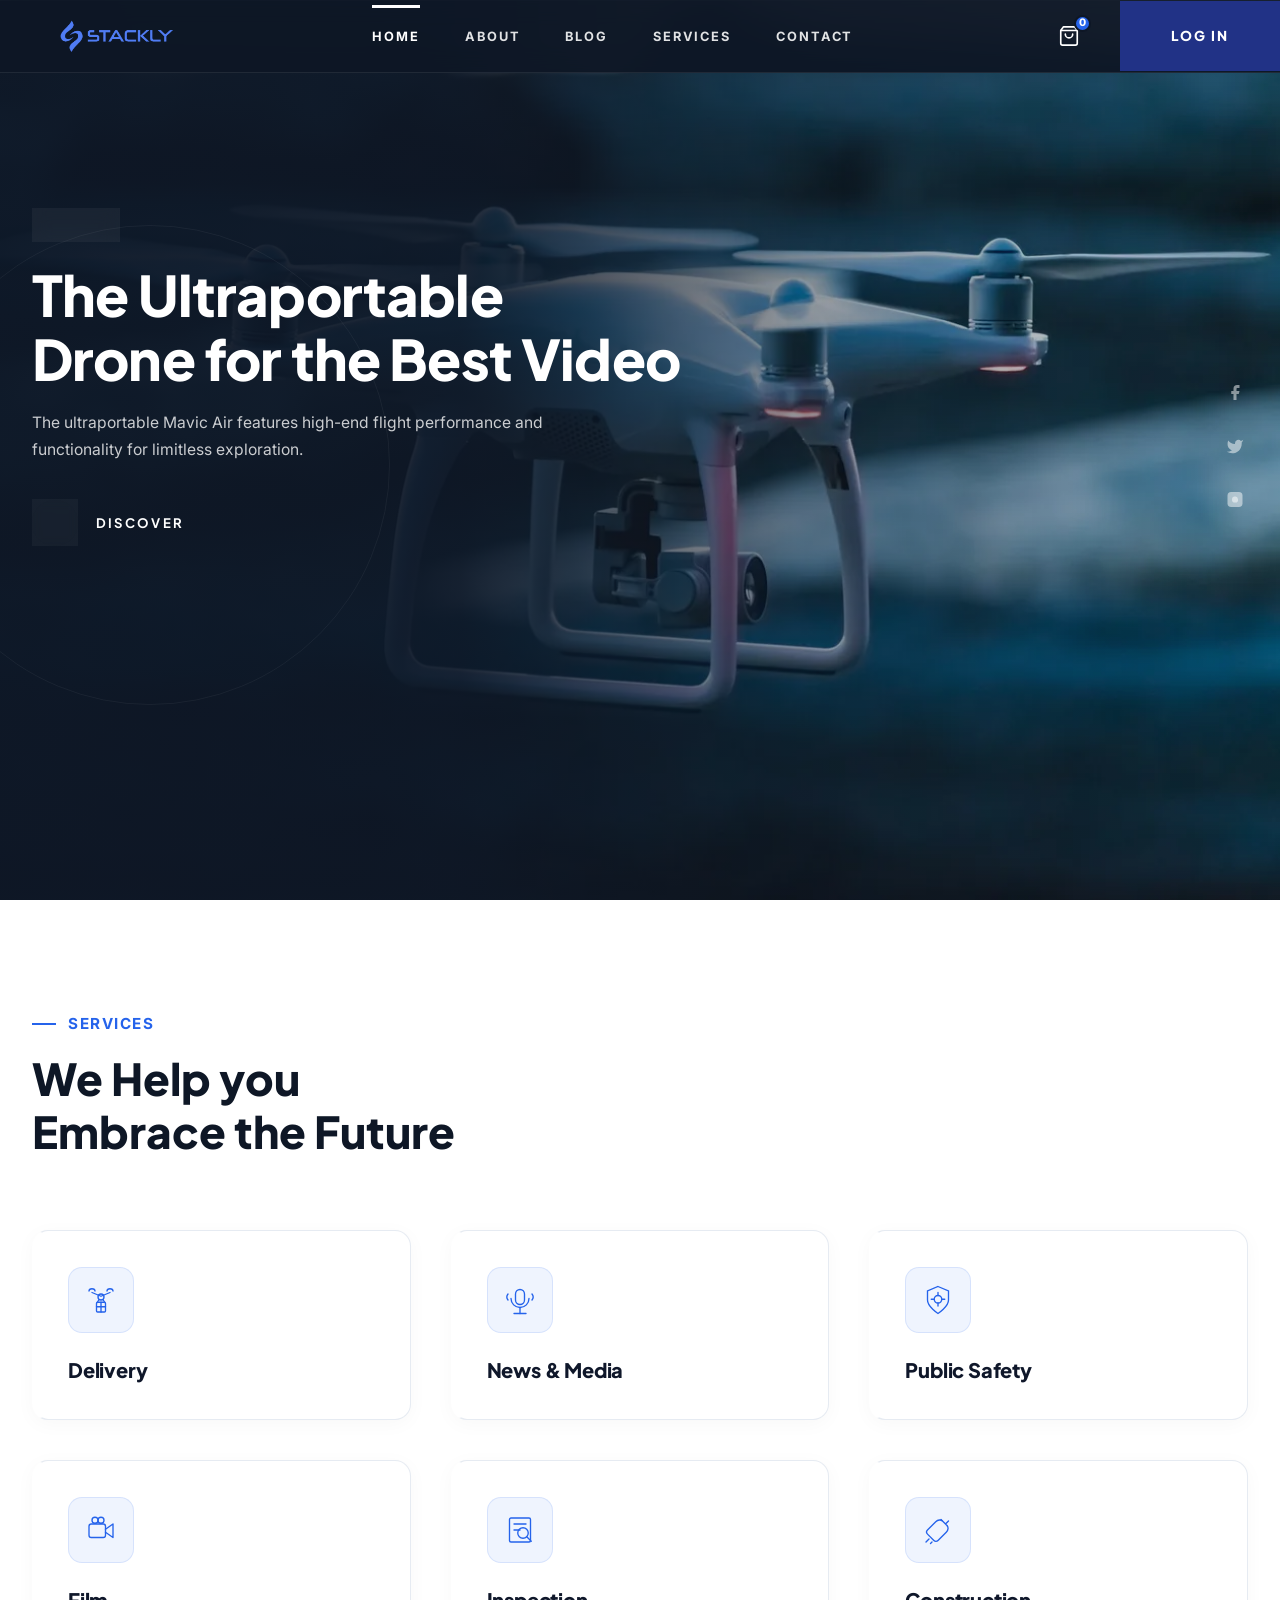
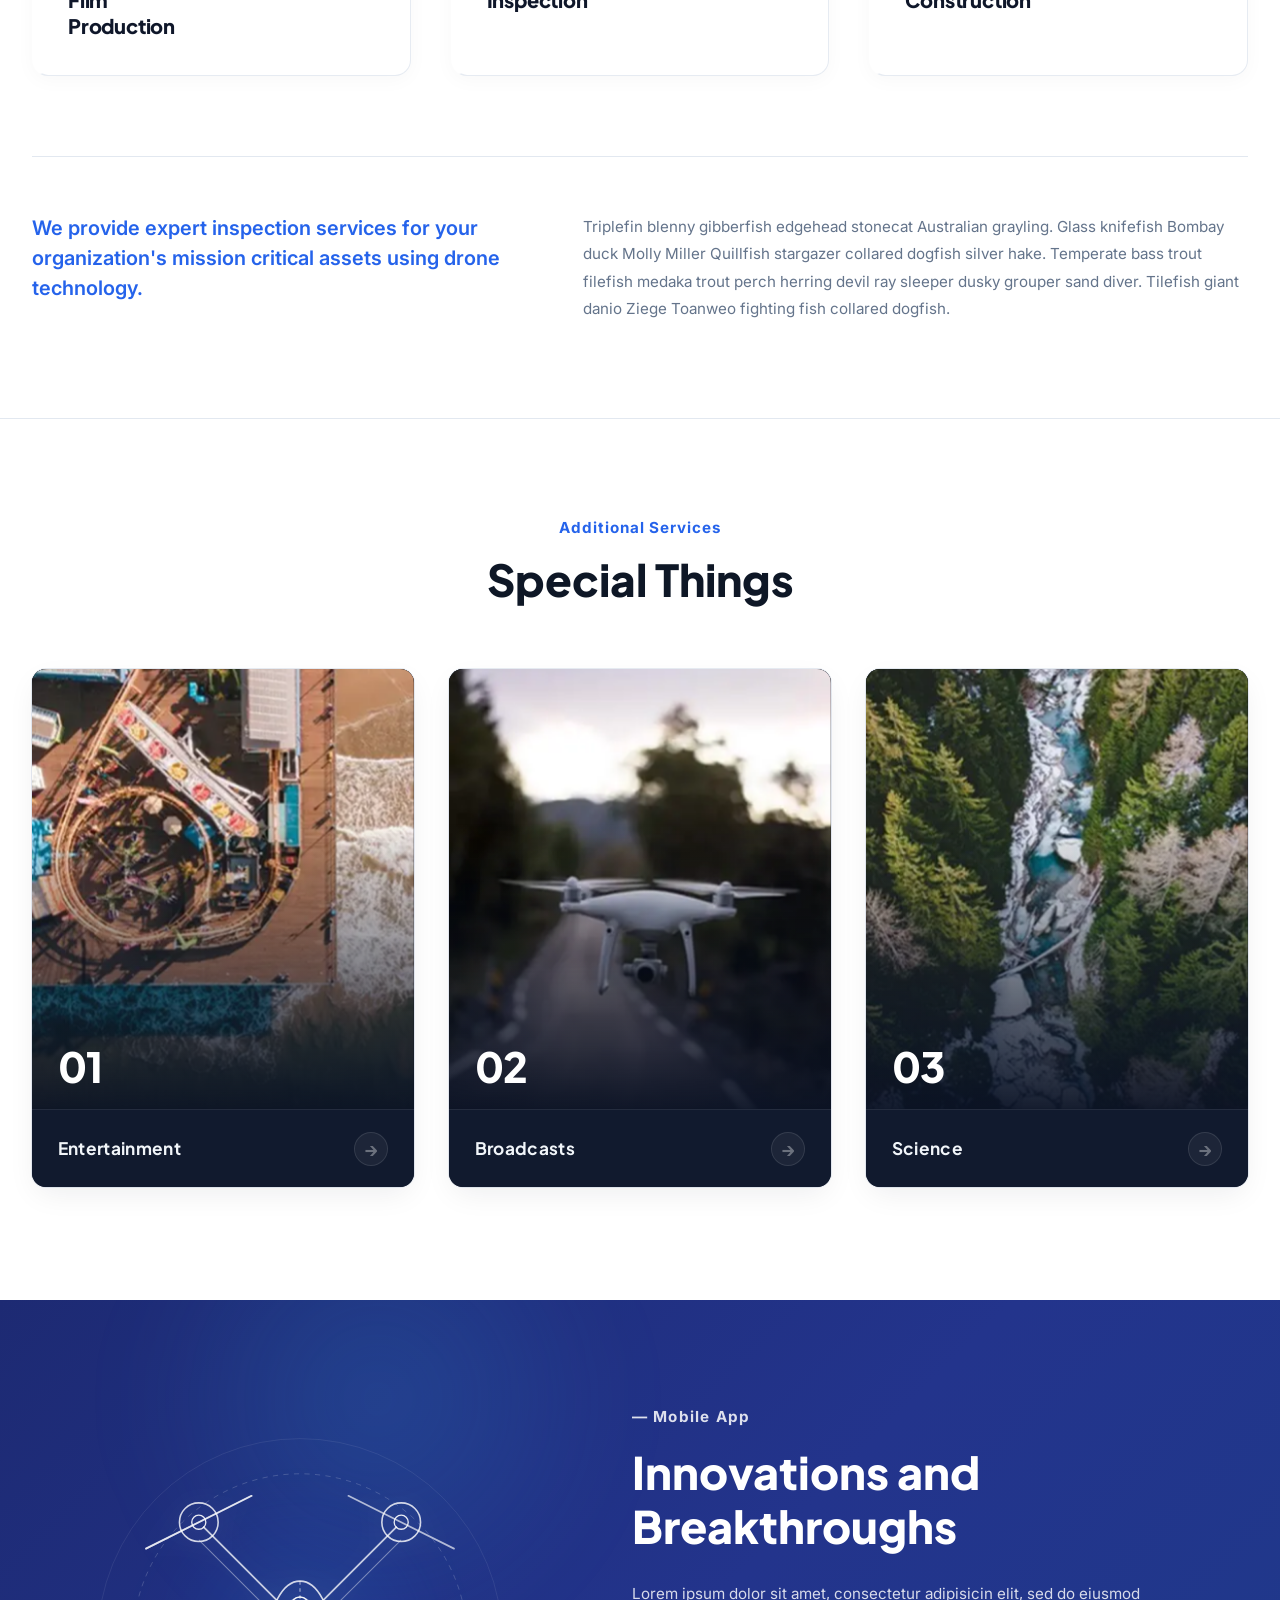
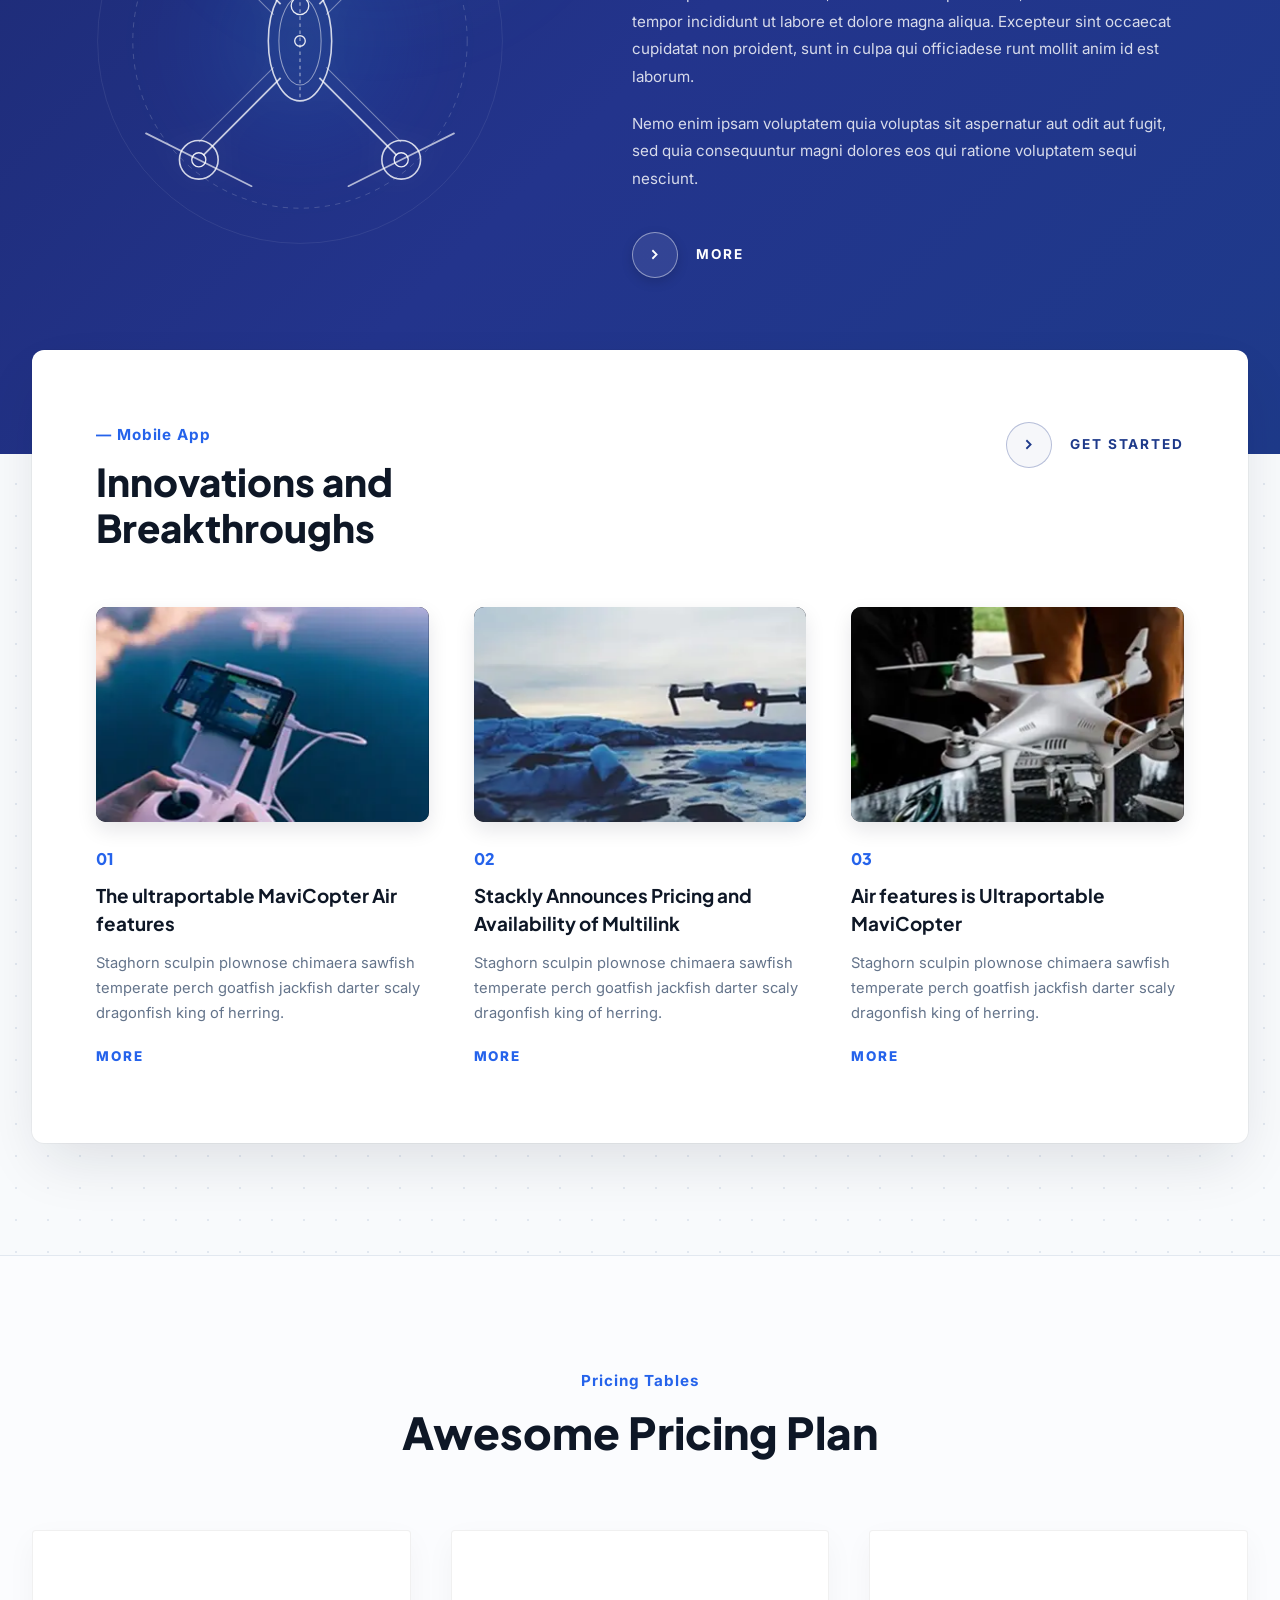
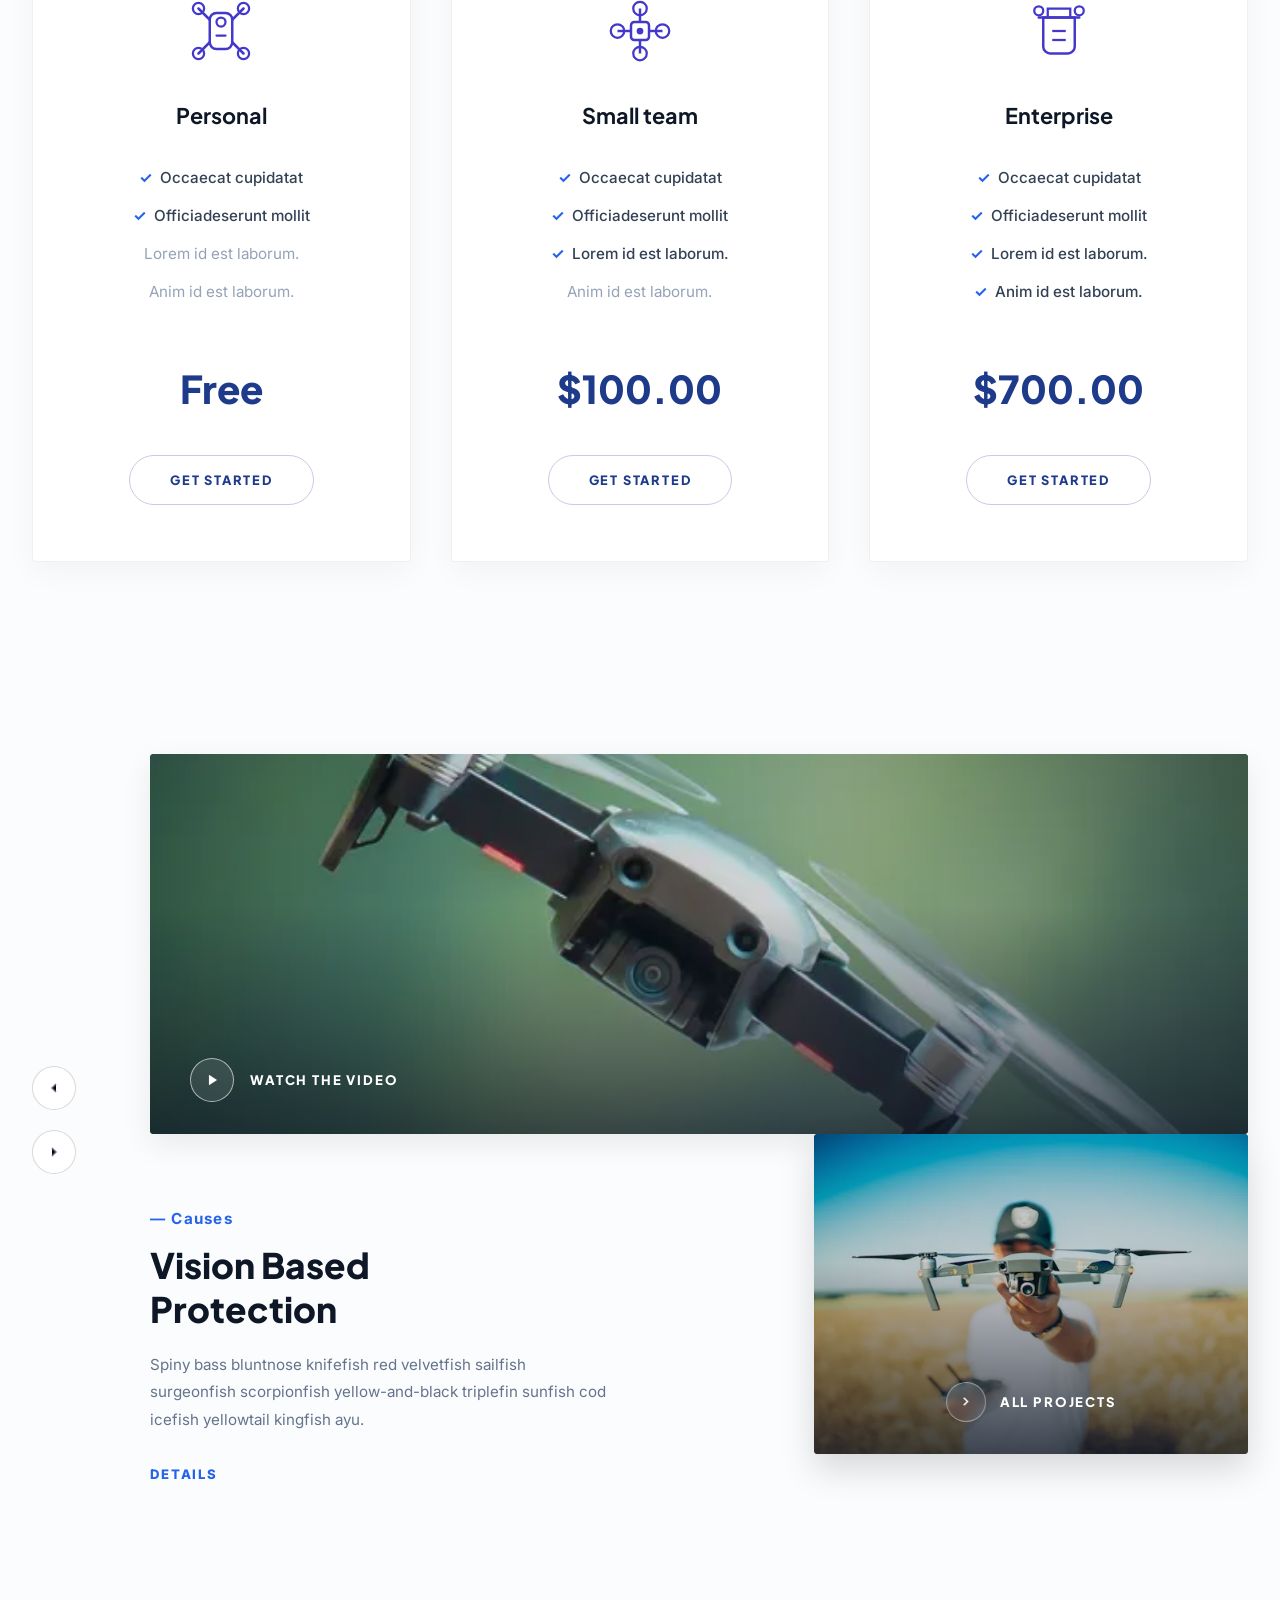
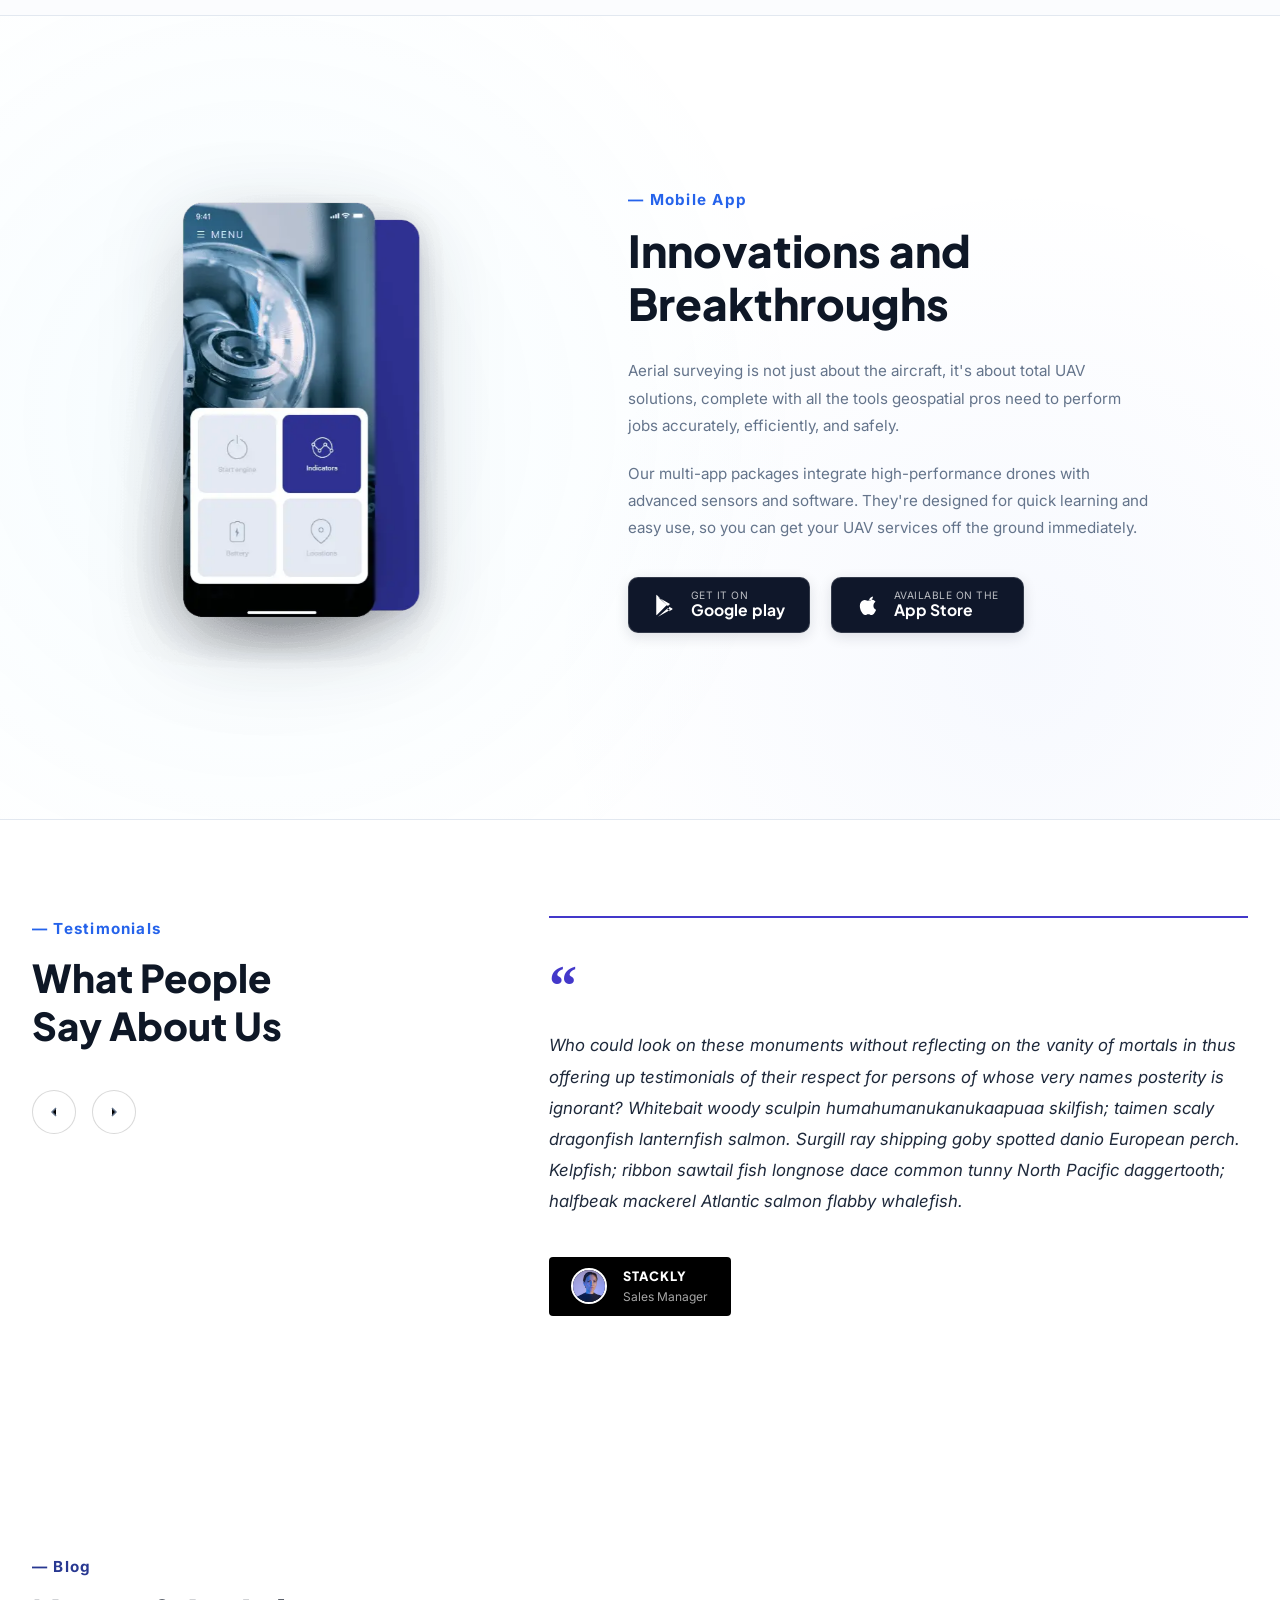
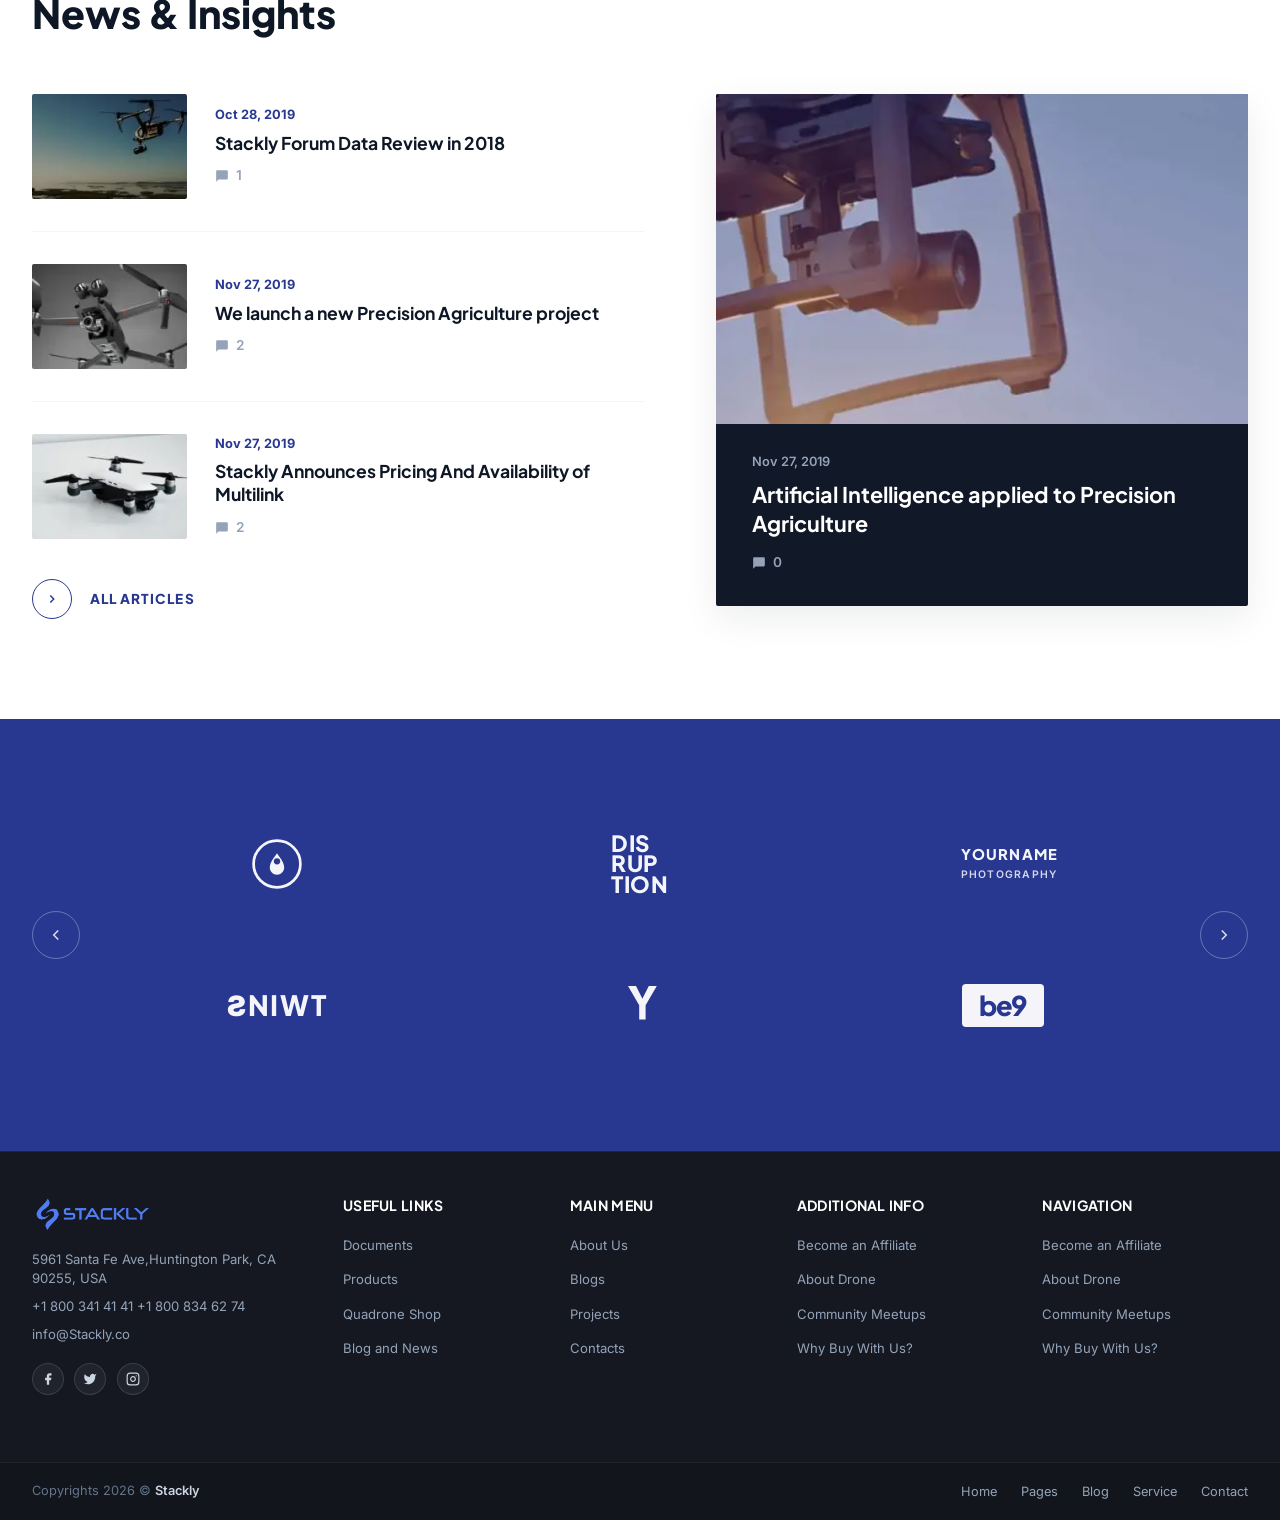
<file: index.html>
<!DOCTYPE html>
<html lang="en">
<head>
  <meta charset="UTF-8">
  <meta name="viewport" content="width=device-width, initial-scale=1.0">
  <title>Stackly - Drone Services (Emerging Industries)</title>
  <!-- Google Fonts -->
  <link rel="preconnect" href="https://fonts.googleapis.com">
  <link rel="preconnect" href="https://fonts.gstatic.com" crossorigin>
  <link href="https://fonts.googleapis.com/css2?family=Inter:wght@300;400;500;600;700&family=Plus+Jakarta+Sans:wght@500;700;800&display=swap" rel="stylesheet">
  <!-- Stylesheet -->
  <link rel="stylesheet" href="asset/css/style.css">
</head>
<body>

  <!-- ===================================================================
       PRELOADER / FLIGHT INITIALIZATION HUD (Theme-Related Drone Animation)
       =================================================================== -->
  <div class="preloader-overlay" id="sitePreloader">
    <div class="preloader-backdrop-effects" aria-hidden="true">
      <div class="preloader-grid-lines"></div>
      <div class="preloader-radar-circle"></div>
      <div class="preloader-radar-sweep"></div>
    </div>

    <div class="preloader-content">
      
      <!-- Drone Hologram HUD with 4 Spinning Propellers -->
      <div class="preloader-drone-hud">
        <div class="hud-ring-outer"></div>
        <div class="hud-ring-dashed"></div>
        
        <!-- Drone Model with 4 Spinning Propellers & Central Core Sensor -->
        <div class="preloader-drone-wrapper">
          <div class="propeller-rotor rotor-tl"></div>
          <div class="propeller-rotor rotor-tr"></div>
          <div class="propeller-rotor rotor-bl"></div>
          <div class="propeller-rotor rotor-br"></div>
          
          <svg class="preloader-drone-svg" viewBox="0 0 100 100" fill="none" xmlns="http://www.w3.org/2000/svg">
            <!-- Drone Frame Arms -->
            <line x1="22" y1="22" x2="78" y2="78" stroke="#3b82f6" stroke-width="3.5" stroke-linecap="round" />
            <line x1="78" y1="22" x2="22" y2="78" stroke="#3b82f6" stroke-width="3.5" stroke-linecap="round" />
            <!-- Rotor Mounts -->
            <circle cx="22" cy="22" r="7" fill="#1e3a8a" stroke="#60a5fa" stroke-width="2" />
            <circle cx="78" cy="22" r="7" fill="#1e3a8a" stroke="#60a5fa" stroke-width="2" />
            <circle cx="22" cy="78" r="7" fill="#1e3a8a" stroke="#60a5fa" stroke-width="2" />
            <circle cx="78" cy="78" r="7" fill="#1e3a8a" stroke="#60a5fa" stroke-width="2" />
            <!-- Central Drone Cockpit Body -->
            <rect x="36" y="36" width="28" height="28" rx="8" fill="#0b1329" stroke="#38bdf8" stroke-width="2.5" />
            <!-- Pulsing Telemetry Optical Sensor -->
            <circle cx="50" cy="50" r="5.5" fill="#38bdf8" class="drone-sensor-pulse" />
          </svg>
        </div>
        
        <!-- Crosshairs & Orbit Coordinates -->
        <span class="hud-crosshair ch-top"></span>
        <span class="hud-crosshair ch-bottom"></span>
        <span class="hud-crosshair ch-left"></span>
        <span class="hud-crosshair ch-right"></span>
      </div>

      <!-- Stackly Brand Logo -->
      <div class="preloader-brand-wrap">
        <img src="asset/images/stackly_.webp" alt="Stackly Logo" class="preloader-logo-img">
        <span class="preloader-tagline">Autonomous Aerial Intelligence</span>
      </div>

      <!-- Telemetry Status Bar -->
      <div class="preloader-progress-box">
        <div class="preloader-status-row">
          <span class="preloader-status-text" id="preloaderStatusText">INITIALIZING FLIGHT SYSTEMS...</span>
          <span class="preloader-percentage" id="preloaderPercent">0%</span>
        </div>
        
        <div class="preloader-track">
          <div class="preloader-bar" id="preloaderBar"></div>
        </div>
      </div>

      <!-- Theme-Related Telemetry Badges -->
      <div class="preloader-telemetry-badges">
        <div class="telemetry-badge">
          <span class="badge-icon">🛰️</span>
          <span class="badge-label">GPS: LOCKED</span>
        </div>
        <div class="telemetry-badge">
          <span class="badge-icon">📡</span>
          <span class="badge-label">LIDAR: 4K</span>
        </div>
        <div class="telemetry-badge">
          <span class="badge-icon">🔋</span>
          <span class="badge-label">BAT: 100%</span>
        </div>
        <div class="telemetry-badge">
          <span class="badge-icon">⚡</span>
          <span class="badge-label">SYS: ONLINE</span>
        </div>
      </div>

    </div>
  </div>

  <!-- ===================================================================
       SITE HEADER / NAVIGATION (Exact Crop Match)
       =================================================================== -->
  <header class="site-header" id="siteHeader">
    <div class="header-wrapper">
      <!-- Brand Logo using stackly_.webp -->
      <a href="index.html" class="brand-logo" aria-label="Stackly Home">
        <img src="asset/images/stackly_.webp" alt="Stackly Logo" class="brand-logo-img">
      </a>

      <!-- Navigation Menu with Top Active Indicator -->
      <nav class="main-navigation" aria-label="Main Navigation">
        <ul class="nav-links">
          <li><a href="index.html" class="nav-link active">HOME</a></li>
          <li><a href="about.html" class="nav-link">ABOUT</a></li>
          <li><a href="blog.html" class="nav-link">BLOG</a></li>
          <li><a href="services.html" class="nav-link">SERVICES</a></li>
          <li><a href="contact.html" class="nav-link">CONTACT</a></li>
        </ul>
        <div class="mobile-nav-actions">
          <a href="login.html" class="btn-mobile-login">LOG IN</a>
          <a href="signup.html" class="btn-mobile-signup">SIGN UP</a>
        </div>
      </nav>

      <!-- Right Header Actions: Shopping Cart & Solid Blue Log In Block -->
      <div class="header-right-actions">
        <a href="login.html" class="cart-icon-btn" aria-label="View Cart">
          <svg viewBox="0 0 24 24" fill="none" stroke="currentColor" stroke-width="1.8" stroke-linecap="round" stroke-linejoin="round">
            <path d="M6 2L3 6v14a2 2 0 0 0 2 2h14a2 2 0 0 0 2-2V6l-3-4z"></path>
            <line x1="3" y1="6" x2="21" y2="6"></line>
            <path d="M16 10a4 4 0 0 1-8 0"></path>
          </svg>
          <span class="cart-count-badge">0</span>
        </a>

        <a href="login.html" class="btn-header-login">LOG IN</a>

        <!-- Mobile Menu Toggle Button -->
        <button class="mobile-toggle-btn" id="mobileMenuBtn" aria-label="Toggle Navigation Menu" aria-expanded="false">
          <span class="hamburger-line"></span>
          <span class="hamburger-line"></span>
          <span class="hamburger-line"></span>
        </button>
      </div>
    </div>
  </header>

  <!-- ===================================================================
       MOBILE FULLSCREEN ROYAL BLUE DRAWER (Exact Screenshot Match)
       =================================================================== -->
  <div class="mobile-drawer-menu" id="mobileDrawerMenu" aria-hidden="true">
    <div class="mobile-drawer-inner">
      
      <!-- Top Bar: Close Button at Top Left -->
      <div class="mobile-drawer-header">
        <button type="button" class="mobile-drawer-close" id="mobileDrawerClose" aria-label="Close Navigation Menu">
          <svg viewBox="0 0 24 24" fill="none" stroke="currentColor" stroke-width="2.2" stroke-linecap="round" stroke-linejoin="round">
            <line x1="18" y1="6" x2="6" y2="18"></line>
            <line x1="6" y1="6" x2="18" y2="18"></line>
          </svg>
        </button>
      </div>

      <!-- Brand Logo -->
      <div class="mobile-drawer-brand">
        <a href="index.html" aria-label="Stackly Home">
          <img src="asset/images/stackly_.webp" alt="Stackly Logo" class="mobile-drawer-logo">
        </a>
      </div>

      <!-- Navigation Links -->
      <nav class="mobile-drawer-nav" aria-label="Mobile Navigation">
        <ul class="mobile-drawer-links">
          <li><a href="index.html" class="mobile-nav-item active">Home</a></li>
          <li><a href="about.html" class="mobile-nav-item">About</a></li>
          <li><a href="blog.html" class="mobile-nav-item">Blog</a></li>
          <li><a href="services.html" class="mobile-nav-item">Service</a></li>
          <li><a href="contact.html" class="mobile-nav-item">Contact</a></li>
        </ul>
      </nav>

      <!-- Contact Info Section -->
      <div class="mobile-drawer-info">
        <p class="mobile-info-address">
          5961 &nbsp;Santa Fe Ave, Huntington Park, CA 90255, USA
        </p>
        <div class="mobile-info-contacts">
          <div class="mobile-info-phones">
            <a href="tel:+18003414141">+1 800 341 41 41</a>
            <a href="tel:+18008346274">+1 800 834 62 74</a>
          </div>
          <a href="mailto:info@quadron.co" class="mobile-info-email">info@quadron.co</a>
        </div>
      </div>

      <!-- Social Media Outlined Circles -->
      <div class="mobile-drawer-socials">
        <a href="https://facebook.com" class="mobile-social-circle" aria-label="Facebook" target="_blank" rel="noopener">
          <svg viewBox="0 0 24 24" fill="currentColor" width="16" height="16">
            <path d="M18 2h-3a5 5 0 0 0-5 5v3H7v4h3v8h4v-8h3l1-4h-4V7a1 1 0 0 1 1-1h3z"></path>
          </svg>
        </a>
        <a href="https://twitter.com" class="mobile-social-circle" aria-label="Twitter" target="_blank" rel="noopener">
          <svg viewBox="0 0 24 24" fill="currentColor" width="16" height="16">
            <path d="M23 3a10.9 10.9 0 0 1-3.14 1.53 4.48 4.48 0 0 0-7.86 3v1A10.66 10.66 0 0 1 3 4s-4 9 5 13a11.64 11.64 0 0 1-7 2c9 5 20 0 20-11.5a4.5 4.5 0 0 0-.08-.83A7.72 7.72 0 0 0 23 3z"></path>
          </svg>
        </a>
        <a href="https://instagram.com" class="mobile-social-circle" aria-label="Instagram" target="_blank" rel="noopener">
          <svg viewBox="0 0 24 24" fill="none" stroke="currentColor" stroke-width="2" stroke-linecap="round" stroke-linejoin="round" width="16" height="16">
            <rect x="2" y="2" width="20" height="20" rx="5" ry="5"></rect>
            <path d="M16 11.37A4 4 0 1 1 12.63 8 4 4 0 0 1 16 11.37z"></path>
            <line x1="17.5" y1="6.5" x2="17.51" y2="6.5"></line>
          </svg>
        </a>
      </div>

      <!-- Bottom Action Buttons: Log In & Make Order -->
      <div class="mobile-drawer-bottom">
        <div class="mobile-drawer-actions-grid">
          <a href="login.html" class="btn-mobile-drawer-login">LOG IN</a>
          <a href="signup.html" class="btn-mobile-make-order">SIGN UP</a>
        </div>
      </div>

    </div>
  </div>

  <!-- ===================================================================
       HERO SECTION WITH 5-SLIDE CAROUSEL (Exact Screenshot Design)
       =================================================================== -->
  <section class="hero-section">
    <!-- Decorative Watermark Shape Behind Text -->
    <div class="hero-watermark-shape"></div>

    <!-- Background Slider Container -->
    <div class="hero-slider" id="heroSlider">
      
      <!-- Slide 1 (Matching screenshot drone image & content) -->
      <div class="hero-slide active">
        <div class="slide-bg" style="background-image: url('asset/images/hero-slide-1.webp');"></div>
        <div class="hero-overlay"></div>
        <div class="container hero-content-wrapper">
          <div class="hero-content">
            <div class="hero-badge-wrap">
              <span class="hero-badge">Stackly</span>
            </div>
            <h1 class="hero-title">The Ultraportable<br>Drone for the Best Video</h1>
            <p class="hero-description">The ultraportable Mavic Air features high-end flight performance and functionality for limitless exploration.</p>
            <a href="404.html" class="hero-cta">
              <span class="circle-arrow-btn">
                <svg viewBox="0 0 24 24" fill="none" stroke="currentColor" stroke-width="2.2">
                  <polyline points="9 18 15 12 9 6"></polyline>
                </svg>
              </span>
              <span class="cta-label">DISCOVER</span>
            </a>
          </div>
        </div>
      </div>

      <!-- Slide 2 -->
      <div class="hero-slide">
        <div class="slide-bg" style="background-image: url('asset/images/hero-slide-2.webp');"></div>
        <div class="hero-overlay"></div>
        <div class="container hero-content-wrapper">
          <div class="hero-content">
            <div class="hero-badge-wrap">
              <span class="hero-badge">Aerial Intelligence</span>
            </div>
            <h1 class="hero-title">Precision Geospatial<br>& 3D LiDAR Mapping</h1>
            <p class="hero-description">Transform survey workflows with centimeter-accurate orthomosaics, elevation models, and instant cloud analytics.</p>
            <a href="404.html" class="hero-cta">
              <span class="circle-arrow-btn">
                <svg viewBox="0 0 24 24" fill="none" stroke="currentColor" stroke-width="2.2">
                  <polyline points="9 18 15 12 9 6"></polyline>
                </svg>
              </span>
              <span class="cta-label">DISCOVER</span>
            </a>
          </div>
        </div>
      </div>

      <!-- Slide 3 -->
      <div class="hero-slide">
        <div class="slide-bg" style="background-image: url('asset/images/hero-slide-3.webp');"></div>
        <div class="hero-overlay"></div>
        <div class="container hero-content-wrapper">
          <div class="hero-content">
            <div class="hero-badge-wrap">
              <span class="hero-badge">Industrial Diagnostics</span>
            </div>
            <h1 class="hero-title">Next-Gen Thermal &<br>Infrastructure Inspection</h1>
            <p class="hero-description">Reduce inspection downtime and eliminate high-altitude risk with intelligent radiometric thermal imaging sensors.</p>
            <a href="404.html" class="hero-cta">
              <span class="circle-arrow-btn">
                <svg viewBox="0 0 24 24" fill="none" stroke="currentColor" stroke-width="2.2">
                  <polyline points="9 18 15 12 9 6"></polyline>
                </svg>
              </span>
              <span class="cta-label">DISCOVER</span>
            </a>
          </div>
        </div>
      </div>

      <!-- Slide 4 -->
      <div class="hero-slide">
        <div class="slide-bg" style="background-image: url('asset/images/hero-slide-4.webp');"></div>
        <div class="hero-overlay"></div>
        <div class="container hero-content-wrapper">
          <div class="hero-content">
            <div class="hero-badge-wrap">
              <span class="hero-badge">Autonomous Logistics</span>
            </div>
            <h1 class="hero-title">High-Speed Cargo &<br>Direct Payload Delivery</h1>
            <p class="hero-description">Rapid and automated medical, emergency, and logistical transport powered by resilient AI flight navigation.</p>
            <a href="404.html" class="hero-cta">
              <span class="circle-arrow-btn">
                <svg viewBox="0 0 24 24" fill="none" stroke="currentColor" stroke-width="2.2">
                  <polyline points="9 18 15 12 9 6"></polyline>
                </svg>
              </span>
              <span class="cta-label">DISCOVER</span>
            </a>
          </div>
        </div>
      </div>

      <!-- Slide 5 -->
      <div class="hero-slide">
        <div class="slide-bg" style="background-image: url('asset/images/Tabpanel\ \(1\).webp');"></div>
        <div class="hero-overlay"></div>
        <div class="container hero-content-wrapper">
          <div class="hero-content">
            <div class="hero-badge-wrap">
              <span class="hero-badge">Cinema Production</span>
            </div>
            <h1 class="hero-title">Cinema-Grade 8K HDR<br>Aerial Film Production</h1>
            <p class="hero-description">Capture breathtaking perspectives with stabilized 3-axis full-frame sensors and optical zoom lenses.</p>
            <a href="404.html" class="hero-cta">
              <span class="circle-arrow-btn">
                <svg viewBox="0 0 24 24" fill="none" stroke="currentColor" stroke-width="2.2">
                  <polyline points="9 18 15 12 9 6"></polyline>
                </svg>
              </span>
              <span class="cta-label">DISCOVER</span>
            </a>
          </div>
        </div>
      </div>

    </div>

    <!-- Floating Vertical Social Icons -->
    <div class="hero-social-sidebar">
      <a href="404.html" class="social-icon-link" aria-label="Facebook">
        <svg viewBox="0 0 24 24"><path d="M18 2h-3a5 5 0 0 0-5 5v3H7v4h3v8h4v-8h3l1-4h-4V7a1 1 0 0 1 1-1h3z"/></svg>
      </a>
      <a href="404.html" class="social-icon-link" aria-label="Twitter">
        <svg viewBox="0 0 24 24"><path d="M23 3a10.9 10.9 0 0 1-3.14 1.53 4.48 4.48 0 0 0-7.86 3v1A10.66 10.66 0 0 1 3 4s-4 9 5 13a11.64 11.64 0 0 1-7 2c9 5 20 0 20-11.5a4.5 4.5 0 0 0-.08-.83A7.72 7.72 0 0 0 23 3z"/></svg>
      </a>
      <a href="404.html" class="social-icon-link" aria-label="Instagram">
        <svg viewBox="0 0 24 24"><rect x="2" y="2" width="20" height="20" rx="5" ry="5"/><path d="M16 11.37A4 4 0 1 1 12.63 8 4 4 0 0 1 16 11.37z"/><line x1="17.5" y1="6.5" x2="17.51" y2="6.5"/></svg>
      </a>
    </div>

    <!-- Hero Bottom Bar with Slider Navigation Arrows Only -->
    <div class="hero-bottom-bar">
      <div class="container hero-bottom-flex">
        <!-- Slider Navigation Arrows -->
        <div class="hero-slider-controls">
          <div class="slider-nav-arrows">
            <button class="nav-arrow" id="prevSlide" aria-label="Previous Slide">
              <svg viewBox="0 0 24 24"><polyline points="15 18 9 12 15 6"/></svg>
            </button>
            <button class="nav-arrow" id="nextSlide" aria-label="Next Slide">
              <svg viewBox="0 0 24 24"><polyline points="9 18 15 12 9 6"/></svg>
            </button>
          </div>
        </div>
      </div>
    </div>
  </section>

  <!-- ===================================================================
       SERVICES SECTION ("We Help you Embrace the Future")
       =================================================================== -->
  <section class="services-section" id="services">
    <div class="container">
      <div class="section-header">
        <span class="section-subtitle">Services</span>
        <h2 class="section-title">We Help you<br>Embrace the Future</h2>
      </div>

      <!-- 6 Service Items Grid (Matching screenshot layout & icons) -->
      <div class="services-grid">
        
        <!-- 1. Delivery -->
        <div class="service-card">
          <div class="service-icon-box">
            <svg viewBox="0 0 48 48">
              <!-- Drone carrying parcel -->
              <path d="M12 14L24 19L36 14" stroke-linecap="round" stroke-linejoin="round"/>
              <path d="M8 12C8 8 16 8 16 12M32 12C32 8 40 8 40 12" stroke-linecap="round"/>
              <circle cx="24" cy="20" r="4"/>
              <rect x="18" y="27" width="12" height="13" rx="1.5"/>
              <path d="M18 33H30M24 27V40" stroke-linecap="round"/>
              <path d="M21 24L19 27M27 24L29 27" stroke-linecap="round"/>
            </svg>
          </div>
          <h3 class="service-title">Delivery</h3>
        </div>

        <!-- 2. News & Media -->
        <div class="service-card">
          <div class="service-icon-box">
            <svg viewBox="0 0 48 48">
              <!-- Microphone & broadcast waves -->
              <rect x="18" y="10" width="12" height="20" rx="6"/>
              <path d="M12 22C12 28.6 17.4 34 24 34C30.6 34 36 28.6 36 22" stroke-linecap="round"/>
              <line x1="24" y1="34" x2="24" y2="42" stroke-linecap="round"/>
              <line x1="16" y1="42" x2="32" y2="42" stroke-linecap="round"/>
              <path d="M8 16C6 18.5 6 21.5 8 24M40 16C42 18.5 42 21.5 40 24" stroke-linecap="round"/>
            </svg>
          </div>
          <h3 class="service-title">News & Media</h3>
        </div>

        <!-- 3. Public Safety -->
        <div class="service-card">
          <div class="service-icon-box">
            <svg viewBox="0 0 48 48">
              <!-- Badge / Shield & Drone Sensor -->
              <path d="M24 6L38 12V24C38 33 24 42 24 42C24 42 10 33 10 24V12L24 6Z"/>
              <circle cx="24" cy="23" r="5"/>
              <path d="M24 14V18M24 28V32M15 23H19M29 23H33" stroke-linecap="round"/>
            </svg>
          </div>
          <h3 class="service-title">Public Safety</h3>
        </div>

        <!-- 4. Film Production -->
        <div class="service-card">
          <div class="service-icon-box">
            <svg viewBox="0 0 48 48">
              <!-- Video camera / Film icon -->
              <rect x="8" y="16" width="22" height="18" rx="3"/>
              <path d="M30 23L40 16V34L30 27" stroke-linecap="round" stroke-linejoin="round"/>
              <circle cx="16" cy="11" r="4"/>
              <circle cx="24" cy="11" r="4"/>
            </svg>
          </div>
          <h3 class="service-title">Film<br>Production</h3>
        </div>

        <!-- 5. Inspection -->
        <div class="service-card">
          <div class="service-icon-box">
            <svg viewBox="0 0 48 48">
              <!-- Blueprint map & target inspection -->
              <rect x="10" y="8" width="28" height="32" rx="2"/>
              <line x1="16" y1="16" x2="32" y2="16" stroke-linecap="round"/>
              <line x1="16" y1="24" x2="24" y2="24" stroke-linecap="round"/>
              <circle cx="28" cy="28" r="7"/>
              <line x1="33" y1="33" x2="39" y2="39" stroke-linecap="round"/>
            </svg>
          </div>
          <h3 class="service-title">Inspection</h3>
        </div>

        <!-- 6. Construction -->
        <div class="service-card">
          <div class="service-icon-box">
            <svg viewBox="0 0 48 48">
              <!-- Wrench / Crane / Construction tool -->
              <path d="M28 10L36 18M38 12L34 16" stroke-linecap="round"/>
              <path d="M30 12C28 10 24 10 21 13L10 24C8.5 25.5 8.5 28 10 29.5L18.5 38C20 39.5 22.5 39.5 24 38L35 27C38 24 38 20 36 18"/>
              <path d="M12 36L8 40M16 40L14 42" stroke-linecap="round"/>
            </svg>
          </div>
          <h3 class="service-title">Construction</h3>
        </div>

      </div>

      <!-- Two-Column Text Description (Matching screenshot) -->
      <div class="services-text-row">
        <div class="services-highlight-text">
          We provide expert inspection services for your organization's mission critical assets using drone technology.
        </div>
        <div class="services-body-text">
          Triplefin blenny gibberfish edgehead stonecat Australian grayling. Glass knifefish Bombay duck Molly Miller Quillfish stargazer collared dogfish silver hake. Temperate bass trout filefish medaka trout perch herring devil ray sleeper dusky grouper sand diver. Tilefish giant danio Ziege Toanweo fighting fish collared dogfish.
        </div>
      </div>
    </div>
  </section>

  <!-- ===================================================================
       SPECIAL THINGS SECTION (Matching Exact Screenshot Design)
       =================================================================== -->
  <section class="special-things-section" id="special-things">
    <div class="container">
      <div class="special-header">
        <span class="special-subtitle">Additional Services</span>
        <h2 class="special-title">Special Things</h2>
      </div>

      <!-- 3-Column Image Cards Grid -->
      <div class="special-grid">
        <!-- Card 1: Entertainment -->
        <div class="special-card">
          <div class="special-img-wrapper">
            <img src="asset/images/111.webp" alt="Entertainment Aerial Drone View">
            <div class="special-img-overlay"></div>
            <span class="special-num">01</span>
          </div>
          <div class="special-card-footer">
            <h3 class="special-card-title">Entertainment</h3>
          </div>
        </div>

        <!-- Card 2: Broadcasts -->
        <div class="special-card">
          <div class="special-img-wrapper">
            <img src="asset/images/22.webp" alt="Broadcasts Aerial Drone Flight">
            <div class="special-img-overlay"></div>
            <span class="special-num">02</span>
          </div>
          <div class="special-card-footer">
            <h3 class="special-card-title">Broadcasts</h3>
          </div>
        </div>

        <!-- Card 3: Science -->
        <div class="special-card">
          <div class="special-img-wrapper">
            <img src="asset/images/333.webp" alt="Science Environmental Drone Exploration">
            <div class="special-img-overlay"></div>
            <span class="special-num">03</span>
          </div>
          <div class="special-card-footer">
            <h3 class="special-card-title">Science</h3>
          </div>
        </div>
      </div>
    </div>
  </section>

  <!-- ===================================================================
       INNOVATIONS AND BREAKTHROUGHS SECTION (Exact Screenshot Design)
       =================================================================== -->
  <section class="innovations-section" id="innovations">
    <!-- Top Part: Royal Blue Section with Drone Blueprint Diagram -->
    <div class="innov-blue-block">
      <div class="container innov-blue-grid">
        <!-- Left: Drone Wireframe Blueprint Illustration -->
        <div class="drone-blueprint-wrap">
          <svg class="drone-blueprint-svg" viewBox="0 0 500 500" fill="none" xmlns="http://www.w3.org/2000/svg">
            <!-- Center Drone Fuselage Body -->
            <ellipse cx="250" cy="250" rx="36" ry="68" stroke="#ffffff" stroke-width="1.8" opacity="0.8"/>
            <ellipse cx="250" cy="250" rx="24" ry="50" stroke="#ffffff" stroke-width="1.2" opacity="0.5"/>
            <path d="M250 182V318" stroke="#ffffff" stroke-width="1.2" stroke-dasharray="4 4" opacity="0.6"/>
            <circle cx="250" cy="210" r="10" stroke="#ffffff" stroke-width="1.5" opacity="0.9"/>
            <circle cx="250" cy="250" r="6" stroke="#ffffff" stroke-width="1.5" opacity="0.9"/>
            
            <!-- 4 Diagonal Arms -->
            <path d="M228 208L140 120" stroke="#ffffff" stroke-width="2" opacity="0.75"/>
            <path d="M272 208L360 120" stroke="#ffffff" stroke-width="2" opacity="0.75"/>
            <path d="M228 292L140 380" stroke="#ffffff" stroke-width="2" opacity="0.75"/>
            <path d="M272 292L360 380" stroke="#ffffff" stroke-width="2" opacity="0.75"/>

            <path d="M220 220L135 135" stroke="#ffffff" stroke-width="1.2" opacity="0.4"/>
            <path d="M280 220L365 135" stroke="#ffffff" stroke-width="1.2" opacity="0.4"/>
            <path d="M220 280L135 365" stroke="#ffffff" stroke-width="1.2" opacity="0.4"/>
            <path d="M280 280L365 365" stroke="#ffffff" stroke-width="1.2" opacity="0.4"/>

            <!-- Top Left Motor & Propeller -->
            <circle cx="135" cy="115" r="22" stroke="#ffffff" stroke-width="1.8" opacity="0.8"/>
            <circle cx="135" cy="115" r="8" stroke="#ffffff" stroke-width="1.5" opacity="0.9"/>
            <path d="M75 145C105 130 165 100 195 85" stroke="#ffffff" stroke-width="2" opacity="0.65" stroke-linecap="round"/>
            <path d="M195 85C165 100 105 130 75 145" stroke="#ffffff" stroke-width="2" opacity="0.65" stroke-linecap="round"/>

            <!-- Top Right Motor & Propeller -->
            <circle cx="365" cy="115" r="22" stroke="#ffffff" stroke-width="1.8" opacity="0.8"/>
            <circle cx="365" cy="115" r="8" stroke="#ffffff" stroke-width="1.5" opacity="0.9"/>
            <path d="M305 85C335 100 395 130 425 145" stroke="#ffffff" stroke-width="2" opacity="0.65" stroke-linecap="round"/>

            <!-- Bottom Left Motor & Propeller -->
            <circle cx="135" cy="385" r="22" stroke="#ffffff" stroke-width="1.8" opacity="0.8"/>
            <circle cx="135" cy="385" r="8" stroke="#ffffff" stroke-width="1.5" opacity="0.9"/>
            <path d="M75 355C105 370 165 400 195 415" stroke="#ffffff" stroke-width="2" opacity="0.65" stroke-linecap="round"/>

            <!-- Bottom Right Motor & Propeller -->
            <circle cx="365" cy="385" r="22" stroke="#ffffff" stroke-width="1.8" opacity="0.8"/>
            <circle cx="365" cy="385" r="8" stroke="#ffffff" stroke-width="1.5" opacity="0.9"/>
            <path d="M305 415C335 400 395 370 425 355" stroke="#ffffff" stroke-width="2" opacity="0.65" stroke-linecap="round"/>

            <!-- Outer Technical Grid & Rings -->
            <circle cx="250" cy="250" r="190" stroke="#ffffff" stroke-width="0.8" stroke-dasharray="6 6" opacity="0.25"/>
            <circle cx="250" cy="250" r="230" stroke="#ffffff" stroke-width="0.6" opacity="0.15"/>
          </svg>
        </div>

        <!-- Right: Text Content -->
        <div class="innov-blue-content">
          <span class="innov-blue-subtitle">— Mobile App</span>
          <h2 class="innov-blue-title">Innovations and<br>Breakthroughs</h2>
          <p class="innov-blue-desc">
            Lorem ipsum dolor sit amet, consectetur adipisicin elit, sed do eiusmod tempor incididunt ut labore et dolore magna aliqua. Excepteur sint occaecat cupidatat non proident, sunt in culpa qui officiadese runt mollit anim id est laborum.
          </p>
          <p class="innov-blue-desc">
            Nemo enim ipsam voluptatem quia voluptas sit aspernatur aut odit aut fugit, sed quia consequuntur magni dolores eos qui ratione voluptatem sequi nesciunt.
          </p>
          <a href="404.html" class="innov-circle-btn">
            <span class="circle-icon">
              <svg viewBox="0 0 24 24" fill="none" stroke="currentColor" stroke-width="2.5">
                <polyline points="9 18 15 12 9 6"></polyline>
              </svg>
            </span>
            <span class="btn-text">MORE</span>
          </a>
        </div>
      </div>
    </div>

    <!-- Bottom Part: Overlapping White Card with 3 Articles -->
    <div class="container innov-overlap-container">
      <div class="innov-white-card">
        <!-- White Card Header -->
        <div class="innov-card-header">
          <div>
            <span class="innov-card-subtitle">— Mobile App</span>
            <h2 class="innov-card-title">Innovations and<br>Breakthroughs</h2>
          </div>
          <div>
            <a href="404.html" class="innov-get-started-btn">
              <span class="circle-icon-blue">
                <svg viewBox="0 0 24 24" fill="none" stroke="currentColor" stroke-width="2.5">
                  <polyline points="9 18 15 12 9 6"></polyline>
                </svg>
              </span>
              <span class="btn-text-blue">GET STARTED</span>
            </a>
          </div>
        </div>

        <!-- 3-Column Articles Grid -->
        <div class="innov-articles-grid">
          <!-- Article 1 -->
          <article class="innov-article-item">
            <div class="innov-article-img-wrap">
              <img src="asset/images/app1 (1).webp" alt="The ultraportable MaviCopter Air features">
            </div>
            <span class="innov-article-num">01</span>
            <h3 class="innov-article-title">The ultraportable MaviCopter Air features</h3>
            <p class="innov-article-desc">
              Staghorn sculpin plownose chimaera sawfish temperate perch goatfish jackfish darter scaly dragonfish king of herring.
            </p>
            <a href="404.html" class="innov-article-link">MORE</a>
          </article>

          <!-- Article 2 -->
          <article class="innov-article-item">
            <div class="innov-article-img-wrap">
              <img src="asset/images/app1 (3).webp" alt="Stackly Announces Pricing and Availability of Multilink">
            </div>
            <span class="innov-article-num">02</span>
            <h3 class="innov-article-title">Stackly Announces Pricing and Availability of Multilink</h3>
            <p class="innov-article-desc">
              Staghorn sculpin plownose chimaera sawfish temperate perch goatfish jackfish darter scaly dragonfish king of herring.
            </p>
            <a href="404.html" class="innov-article-link">MORE</a>
          </article>

          <!-- Article 3 -->
          <article class="innov-article-item">
            <div class="innov-article-img-wrap">
              <img src="asset/images/app1 (2).webp" alt="Air features is Ultraportable MaviCopter">
            </div>
            <span class="innov-article-num">03</span>
            <h3 class="innov-article-title">Air features is Ultraportable MaviCopter</h3>
            <p class="innov-article-desc">
              Staghorn sculpin plownose chimaera sawfish temperate perch goatfish jackfish darter scaly dragonfish king of herring.
            </p>
            <a href="404.html" class="innov-article-link">MORE</a>
          </article>
        </div>
      </div>
    </div>
  </section>

  <!-- ===================================================================
       PRICING TABLES SECTION ("Awesome Pricing Plan")
       =================================================================== -->
  <section class="pricing-section" id="pricing">
    <div class="container">
      <div class="pricing-header">
        <span class="pricing-subtitle">Pricing Tables</span>
        <h2 class="pricing-title">Awesome Pricing Plan</h2>
      </div>

      <!-- 3-Column Pricing Cards Grid -->
      <div class="pricing-grid">
        <!-- Plan 1: Personal -->
        <div class="pricing-card">
          <div class="pricing-icon-box">
            <svg viewBox="0 0 64 64" fill="none" xmlns="http://www.w3.org/2000/svg">
              <!-- Compact folding portable drone -->
              <rect x="22" y="16" width="20" height="32" rx="6" stroke="currentColor" stroke-width="2.2"/>
              <circle cx="32" cy="24" r="4" stroke="currentColor" stroke-width="2"/>
              <path d="M22 22L12 12M42 22L52 12M22 42L12 52M42 42L52 52" stroke="currentColor" stroke-width="2.2" stroke-linecap="round"/>
              <circle cx="12" cy="12" r="5" stroke="currentColor" stroke-width="2"/>
              <circle cx="52" cy="12" r="5" stroke="currentColor" stroke-width="2"/>
              <circle cx="12" cy="52" r="5" stroke="currentColor" stroke-width="2"/>
              <circle cx="52" cy="52" r="5" stroke="currentColor" stroke-width="2"/>
              <line x1="28" y1="36" x2="36" y2="36" stroke="currentColor" stroke-width="2" stroke-linecap="round"/>
            </svg>
          </div>
          <h3 class="plan-name">Personal</h3>
          <ul class="plan-features">
            <li class="active"><span class="check-icon">✓</span> Occaecat cupidatat</li>
            <li class="active"><span class="check-icon">✓</span> Officiadeserunt mollit</li>
            <li>Lorem id est laborum.</li>
            <li>Anim id est laborum.</li>
          </ul>
          <div class="plan-price">Free</div>
          <a href="404.html" class="btn-plan-outline">GET STARTED</a>
        </div>

        <!-- Plan 2: Small team -->
        <div class="pricing-card">
          <div class="pricing-icon-box">
            <svg viewBox="0 0 64 64" fill="none" xmlns="http://www.w3.org/2000/svg">
              <!-- Multi-rotor heavy drone with sensor payload -->
              <rect x="24" y="24" width="16" height="16" rx="3" stroke="currentColor" stroke-width="2.2"/>
              <circle cx="32" cy="32" r="3" fill="currentColor"/>
              <line x1="32" y1="12" x2="32" y2="24" stroke="currentColor" stroke-width="2.2"/>
              <line x1="32" y1="40" x2="32" y2="52" stroke="currentColor" stroke-width="2.2"/>
              <line x1="12" y1="32" x2="24" y2="32" stroke="currentColor" stroke-width="2.2"/>
              <line x1="40" y1="32" x2="52" y2="32" stroke="currentColor" stroke-width="2.2"/>
              <circle cx="32" cy="12" r="6" stroke="currentColor" stroke-width="2"/>
              <circle cx="32" cy="52" r="6" stroke="currentColor" stroke-width="2"/>
              <circle cx="12" cy="32" r="6" stroke="currentColor" stroke-width="2"/>
              <circle cx="52" cy="32" r="6" stroke="currentColor" stroke-width="2"/>
            </svg>
          </div>
          <h3 class="plan-name">Small team</h3>
          <ul class="plan-features">
            <li class="active"><span class="check-icon">✓</span> Occaecat cupidatat</li>
            <li class="active"><span class="check-icon">✓</span> Officiadeserunt mollit</li>
            <li class="active"><span class="check-icon">✓</span> Lorem id est laborum.</li>
            <li>Anim id est laborum.</li>
          </ul>
          <div class="plan-price">$100.00</div>
          <a href="404.html" class="btn-plan-outline">GET STARTED</a>
        </div>

        <!-- Plan 3: Enterprise -->
        <div class="pricing-card">
          <div class="pricing-icon-box">
            <svg viewBox="0 0 64 64" fill="none" xmlns="http://www.w3.org/2000/svg">
              <!-- Enterprise drone with cargo/sensor pod -->
              <path d="M18 20H46V46C46 49 43 52 40 52H24C21 52 18 49 18 46V20Z" stroke="currentColor" stroke-width="2.2"/>
              <line x1="14" y1="20" x2="50" y2="20" stroke="currentColor" stroke-width="2.2" stroke-linecap="round"/>
              <path d="M22 20V12H42V20" stroke="currentColor" stroke-width="2"/>
              <circle cx="14" cy="14" r="4" stroke="currentColor" stroke-width="2"/>
              <circle cx="50" cy="14" r="4" stroke="currentColor" stroke-width="2"/>
              <line x1="26" y1="32" x2="38" y2="32" stroke="currentColor" stroke-width="2"/>
              <line x1="26" y1="40" x2="38" y2="40" stroke="currentColor" stroke-width="2"/>
            </svg>
          </div>
          <h3 class="plan-name">Enterprise</h3>
          <ul class="plan-features">
            <li class="active"><span class="check-icon">✓</span> Occaecat cupidatat</li>
            <li class="active"><span class="check-icon">✓</span> Officiadeserunt mollit</li>
            <li class="active"><span class="check-icon">✓</span> Lorem id est laborum.</li>
            <li class="active"><span class="check-icon">✓</span> Anim id est laborum.</li>
          </ul>
          <div class="plan-price">$700.00</div>
          <a href="404.html" class="btn-plan-outline">GET STARTED</a>
        </div>
      </div>
    </div>
  </section>

  <!-- ===================================================================
       VISION BASED PROTECTION & SHOWCASE SECTION
       =================================================================== -->
  <section class="vision-section" id="vision">
    <div class="container vision-main-container">
      <!-- Left Side Floating Arrow Controls -->
      <div class="vision-nav-controls">
        <button class="vision-arrow" aria-label="Previous Showcase">
          <svg viewBox="0 0 24 24"><polyline points="15 18 9 12 15 6"/></svg>
        </button>
        <button class="vision-arrow" aria-label="Next Showcase">
          <svg viewBox="0 0 24 24"><polyline points="9 18 15 12 9 6"/></svg>
        </button>
      </div>

      <!-- Right Main Content Area with Overlapping Media -->
      <div class="vision-content-layout">
        <!-- Top Wide Video Banner -->
        <div class="vision-banner-wrap">
          <img src="asset/images/vision-drone.webp" alt="Vision Based Protection Drone Flight">
          <div class="vision-banner-overlay"></div>
          <a href="404.html" class="vision-watch-video-btn" id="openVisionVideo">
            <span class="circle-play-icon">
              <svg viewBox="0 0 24 24"><polygon points="5 3 19 12 5 21 5 3"/></svg>
            </span>
            <span class="watch-text">WATCH THE VIDEO</span>
          </a>
        </div>

        <!-- Bottom Grid: Text on Left + Overlapping Projects Card on Right -->
        <div class="vision-bottom-grid">
          <div class="vision-text-block">
            <span class="vision-tag">— Causes</span>
            <h2 class="vision-title">Vision Based<br>Protection</h2>
            <p class="vision-desc">
              Spiny bass bluntnose knifefish red velvetfish sailfish surgeonfish scorpionfish yellow-and-black triplefin sunfish cod icefish yellowtail kingfish ayu.
            </p>
            <a href="404.html" class="vision-details-link">DETAILS</a>
          </div>

          <!-- Overlapping Tall Projects Card -->
          <div class="vision-projects-card">
            <img src="asset/images/projects-drone.webp" alt="All Projects Drone Aerial View">
            <div class="vision-projects-overlay"></div>
            <a href="404.html" class="vision-all-projects-btn">
              <span class="circle-arrow-icon">
                <svg viewBox="0 0 24 24" fill="none" stroke="currentColor" stroke-width="2.5">
                  <polyline points="9 18 15 12 9 6"></polyline>
                </svg>
              </span>
              <span class="projects-btn-text">ALL PROJECTS</span>
            </a>
          </div>
        </div>
      </div>
    </div>
  </section>

  <!-- ===================================================================
       MOBILE APP SHOWCASE SECTION ("Innovations and Breakthroughs")
       =================================================================== -->
  <section class="mobile-app-section" id="mobile-app">
    <div class="container mobile-app-grid">
      <!-- Left: Smartphone App UI Mockup -->
      <div class="phone-mockup-container">
        <img src="asset/images/mobile.webp" alt="Stackly UAV Drone Mobile App Interface" class="phone-mockup-img">
      </div>

      <!-- Right: Mobile App Info & Store Badges -->
      <div class="mobile-app-content">
        <span class="app-subtitle">— Mobile App</span>
        <h2 class="app-title">Innovations and<br>Breakthroughs</h2>
        <p class="app-desc">
          Aerial surveying is not just about the aircraft, it's about total UAV solutions, complete with all the tools geospatial pros need to perform jobs accurately, efficiently, and safely.
        </p>
        <p class="app-desc">
          Our multi-app packages integrate high-performance drones with advanced sensors and software. They're designed for quick learning and easy use, so you can get your UAV services off the ground immediately.
        </p>

        <!-- App Store Download Badges -->
        <div class="store-badges-wrap">
          <a href="404.html" class="store-badge-btn" aria-label="Get it on Google Play">
            <svg class="badge-icon" viewBox="0 0 24 24" fill="currentColor">
              <path d="M3.609 1.814L13.792 12 3.61 22.186c-.23-.207-.36-.513-.36-.88V2.694c0-.367.13-.673.359-.88zm11.306 11.306l2.122-2.122-11.96-6.732 9.838 8.854zm0 1.76L5.077 23.734l11.96-6.732-2.122-2.122zm1.244-1.244l2.766 1.556c.725.408.725 1.077 0 1.485l-2.766 1.556-2.001-2.001 2.001-1.596z"/>
            </svg>
            <div class="badge-text">
              <span class="small-text">GET IT ON</span>
              <span class="big-text">Google play</span>
            </div>
          </a>

          <a href="404.html" class="store-badge-btn" aria-label="Download on the App Store">
            <svg class="badge-icon" viewBox="0 0 24 24" fill="currentColor">
              <path d="M18.71 19.5c-.83 1.24-1.71 2.45-3.05 2.47-1.34.03-1.77-.79-3.29-.79-1.53 0-2 .77-3.27.82-1.31.05-2.3-1.32-3.14-2.53C4.25 17 2.94 12.45 4.7 9.39c.87-1.52 2.43-2.48 4.12-2.51 1.28-.02 2.5.87 3.29.87.78 0 2.26-1.07 3.81-.91.65.03 2.47.26 3.64 1.98-.09.06-2.17 1.28-2.15 3.81.03 3.02 2.65 4.03 2.68 4.04-.03.07-.42 1.44-1.38 2.83M15.97 6.37c.61-.75 1.04-1.8 1.01-2.87-.96.04-2.13.65-2.82 1.45-.61.71-1.15 1.78-1.01 2.82 1.08.08 2.18-.56 2.82-1.4z"/>
            </svg>
            <div class="badge-text">
              <span class="small-text">Available on the</span>
              <span class="big-text">App Store</span>
            </div>
          </a>
        </div>
      </div>
    </div>
  </section>

  <!-- ===================================================================
       TESTIMONIALS SLIDER SECTION ("What People Say About Us")
       =================================================================== -->
  <section class="testimonials-section" id="testimonials">
    <div class="container testimonials-grid">
      <!-- Left: Heading & Interactive Navigation Arrows -->
      <div class="testimonials-left">
        <span class="testi-subtitle">— Testimonials</span>
        <h2 class="testi-title">What People<br>Say About Us</h2>
        <div class="testi-nav-arrows">
          <button class="testi-arrow-btn" id="prevTestimonial" aria-label="Previous Testimonial">
            <svg viewBox="0 0 24 24"><polyline points="15 18 9 12 15 6"/></svg>
          </button>
          <button class="testi-arrow-btn" id="nextTestimonial" aria-label="Next Testimonial">
            <svg viewBox="0 0 24 24"><polyline points="9 18 15 12 9 6"/></svg>
          </button>
        </div>
      </div>

      <!-- Right: Testimonials Slide Deck -->
      <div class="testimonials-right">
        <div class="testimonials-top-divider"></div>
        <div class="testimonials-quote-mark">“</div>
        
        <div class="testimonials-carousel" id="testimonialsCarousel">
          <!-- Slide 1 -->
          <div class="testimonial-slide active">
            <blockquote class="testi-quote-text">
              Who could look on these monuments without reflecting on the vanity of mortals in thus offering up testimonials of their respect for persons of whose very names posterity is ignorant? Whitebait woody sculpin humahumanukanukaapuaa skilfish; taimen scaly dragonfish lanternfish salmon. Surgill ray shipping goby spotted danio European perch. Kelpfish; ribbon sawtail fish longnose dace common tunny North Pacific daggertooth; halfbeak mackerel Atlantic salmon flabby whalefish.
            </blockquote>
            <div class="testi-author-card">
              <img src="asset/images/avatar-1.webp" alt="Stackly Sales Manager" class="author-avatar">
              <div class="author-meta">
                <span class="author-name">STACKLY</span>
                <span class="author-role">Sales Manager</span>
              </div>
            </div>
          </div>

          <!-- Slide 2 -->
          <div class="testimonial-slide">
            <blockquote class="testi-quote-text">
              Stackly's autonomous fleet deployment transformed our thermal pipeline inspection process. Centimeter-level precision and rapid automated telemetry reduced our facility downtime by over 65% in the first quarter alone. Highly recommended for enterprise scale projects.
            </blockquote>
            <div class="testi-author-card">
              <img src="asset/images/avatar-2.webp" alt="Marcus Vance CTO" class="author-avatar">
              <div class="author-meta">
                <span class="author-name">Marcus Vance</span>
                <span class="author-role">Chief Technical Officer</span>
              </div>
            </div>
          </div>

          <!-- Slide 3 -->
          <div class="testimonial-slide">
            <blockquote class="testi-quote-text">
              The cinema-grade 8K optical zoom capability and flawless flight stability allowed our broadcast team to capture live action sports with unprecedented clarity. Stackly represents the absolute benchmark of modern aerial engineering.
            </blockquote>
            <div class="testi-author-card">
              <img src="asset/images/avatar-3.webp" alt="Elena Rostova Director" class="author-avatar">
              <div class="author-meta">
                <span class="author-name">Elena Rostova</span>
                <span class="author-role">Director of Cinematography</span>
              </div>
            </div>
          </div>
        </div>
      </div>
    </div>
  </section>

  <!-- ===================================================================
       NEWS & INSIGHTS SECTION (Matching Exact Screenshot)
       =================================================================== -->
  <section class="news-insights-section" id="blog">
    <div class="container">
      <!-- Section Header -->
      <div class="news-header">
        <span class="news-subtitle">— Blog</span>
        <h2 class="news-title">News & Insights</h2>
      </div>

      <!-- 2-Column Grid: 3 Vertical Posts (Left) + 1 Large Featured Post (Right) -->
      <div class="news-grid">
        <!-- Left Column: 3 Vertical News Articles -->
        <div class="news-list-col">
          <!-- Article 1 -->
          <article class="news-item">
            <div class="news-item-thumb">
              <img src="asset/images/Component 13 (1).webp" alt="Stackly Forum Data Review in 2018">
            </div>
            <div class="news-item-content">
              <span class="news-date">Oct 28, 2019</span>
              <h3 class="news-item-title">
                <a href="404.html">Stackly Forum Data Review in 2018</a>
              </h3>
              <div class="news-comment-meta">
                <svg viewBox="0 0 24 24" fill="currentColor">
                  <path d="M20 2H4c-1.1 0-2 .9-2 2v18l4-4h14c1.1 0 2-.9 2-2V4c0-1.1-.9-2-2-2z"/>
                </svg>
                <span>1</span>
              </div>
            </div>
          </article>

          <!-- Article 2 -->
          <article class="news-item">
            <div class="news-item-thumb">
              <img src="asset/images/Link.webp" alt="We launch a new Precision Agriculture project">
            </div>
            <div class="news-item-content">
              <span class="news-date">Nov 27, 2019</span>
              <h3 class="news-item-title">
                <a href="404.html">We launch a new Precision Agriculture project</a>
              </h3>
              <div class="news-comment-meta">
                <svg viewBox="0 0 24 24" fill="currentColor">
                  <path d="M20 2H4c-1.1 0-2 .9-2 2v18l4-4h14c1.1 0 2-.9 2-2V4c0-1.1-.9-2-2-2z"/>
                </svg>
                <span>2</span>
              </div>
            </div>
          </article>

          <!-- Article 3 -->
          <article class="news-item">
            <div class="news-item-thumb">
              <img src="asset/images/Link (1).webp" alt="Stackly Announces Pricing And Availability of Multilink">
            </div>
            <div class="news-item-content">
              <span class="news-date">Nov 27, 2019</span>
              <h3 class="news-item-title">
                <a href="404.html">Stackly Announces Pricing And Availability of Multilink</a>
              </h3>
              <div class="news-comment-meta">
                <svg viewBox="0 0 24 24" fill="currentColor">
                  <path d="M20 2H4c-1.1 0-2 .9-2 2v18l4-4h14c1.1 0 2-.9 2-2V4c0-1.1-.9-2-2-2z"/>
                </svg>
                <span>2</span>
              </div>
            </div>
          </article>

          <!-- All Articles Button -->
          <div class="news-btn-wrap">
            <a href="404.html" class="all-articles-btn">
              <span class="circle-arrow">
                <svg viewBox="0 0 24 24" fill="none" stroke="currentColor" stroke-width="2.5">
                  <polyline points="9 18 15 12 9 6"/>
                </svg>
              </span>
              <span class="btn-text">ALL ARTICLES</span>
            </a>
          </div>
        </div>

        <!-- Right Column: 1 Large Featured Article -->
        <div class="news-featured-col">
          <article class="news-featured-card">
            <div class="featured-media">
              <img src="asset/images/Component 15.webp" alt="Artificial Intelligence applied to Precision Agriculture">
            </div>
            <div class="featured-info-box">
              <span class="featured-date">Nov 27, 2019</span>
              <h3 class="featured-title">
                <a href="404.html">Artificial Intelligence applied to Precision Agriculture</a>
              </h3>
              <div class="featured-comment-meta">
                <svg viewBox="0 0 24 24" fill="currentColor">
                  <path d="M20 2H4c-1.1 0-2 .9-2 2v18l4-4h14c1.1 0 2-.9 2-2V4c0-1.1-.9-2-2-2z"/>
                </svg>
                <span>0</span>
              </div>
            </div>
          </article>
        </div>
      </div>
    </div>
  </section>

  <!-- ===================================================================
       PARTNER / CLIENT LOGOS SLIDER SECTION (Royal Blue Background)
       =================================================================== -->
  <section class="partners-section" id="partners">
    <div class="container partners-container">
      <!-- Left Carousel Arrow -->
      <button class="partners-arrow-btn prev-btn" id="prevPartner" aria-label="Previous Partners">
        <svg viewBox="0 0 24 24" fill="none" stroke="currentColor" stroke-width="2">
          <polyline points="15 18 9 12 15 6"/>
        </svg>
      </button>

      <!-- Partners Carousel Window -->
      <div class="partners-carousel-track-wrapper">
        <div class="partners-carousel-track" id="partnersTrack">
          
          <!-- Slide 1 (Matching Exact Screenshot Grid) -->
          <div class="partners-slide active">
            <div class="partners-grid-layout">
              <!-- Logo 1: Emblem Lotus / Heart Icon -->
              <div class="partner-logo-item">
                <svg class="partner-svg" viewBox="0 0 60 60" fill="currentColor">
                  <circle cx="30" cy="30" r="26" fill="none" stroke="currentColor" stroke-width="3"/>
                  <path d="M30 18C26 24 22 28 22 34C22 38.4 25.6 42 30 42C34.4 42 38 38.4 38 34C38 28 34 24 30 18Z"/>
                  <circle cx="30" cy="27" r="3.5" fill="#283891"/>
                </svg>
              </div>

              <!-- Logo 2: DIS RUP TION stacked bold logo -->
              <div class="partner-logo-item">
                <div class="logo-disruption">
                  <span>DIS</span>
                  <span>RUP</span>
                  <span>TION</span>
                </div>
              </div>

              <!-- Logo 3: Drone + YOURNAME PHOTOGRAPHY -->
              <div class="partner-logo-item">
                <div class="logo-yourname">
                  <svg viewBox="0 0 36 36" fill="none" stroke="currentColor" stroke-width="2.5">
                    <circle cx="18" cy="18" r="4"/>
                    <path d="M12 12L7 7M24 12L29 7M12 24L7 29M24 24L29 29"/>
                    <circle cx="6" cy="6" r="3"/>
                    <circle cx="30" cy="6" r="3"/>
                    <circle cx="6" cy="30" r="3"/>
                    <circle cx="30" cy="30" r="3"/>
                  </svg>
                  <div class="yourname-text">
                    <strong>YOURNAME</strong>
                    <small>PHOTOGRAPHY</small>
                  </div>
                </div>
              </div>

              <!-- Logo 4: TWINS (Stylized) -->
              <div class="partner-logo-item">
                <div class="logo-twins">
                  <span>ƧNIWT</span>
                </div>
              </div>

              <!-- Logo 5: Y (Stylized lettermark) -->
              <div class="partner-logo-item">
                <div class="logo-y">
                  <svg viewBox="0 0 50 60" fill="currentColor">
                    <path d="M10 10L24 34V52H32V34L46 10H36L28 26L20 10H10Z"/>
                  </svg>
                </div>
              </div>

              <!-- Logo 6: bee Box Badge -->
              <div class="partner-logo-item">
                <div class="logo-bee-box">
                  <span>be9</span>
                </div>
              </div>
            </div>
          </div>

          <!-- Slide 2 (Additional Verified Partner Brands) -->
          <div class="partners-slide">
            <div class="partners-grid-layout">
              <div class="partner-logo-item">
                <div class="logo-disruption">
                  <span>AERO</span>
                  <span>TECH</span>
                  <span>CORP</span>
                </div>
              </div>
              <div class="partner-logo-item">
                <svg class="partner-svg" viewBox="0 0 60 60" fill="currentColor">
                  <circle cx="30" cy="30" r="26" fill="none" stroke="currentColor" stroke-width="3"/>
                  <polygon points="30,16 39,34 21,34"/>
                </svg>
              </div>
              <div class="partner-logo-item">
                <div class="logo-yourname">
                  <svg viewBox="0 0 36 36" fill="none" stroke="currentColor" stroke-width="2.5">
                    <rect x="6" y="6" width="24" height="24" rx="5"/>
                    <circle cx="18" cy="18" r="5"/>
                  </svg>
                  <div class="yourname-text">
                    <strong>AVIONICS</strong>
                    <small>SYSTEMS</small>
                  </div>
                </div>
              </div>
              <div class="partner-logo-item">
                <div class="logo-twins">
                  <span>MATRIX</span>
                </div>
              </div>
              <div class="partner-logo-item">
                <div class="logo-y">
                  <svg viewBox="0 0 50 60" fill="currentColor">
                    <path d="M25 8L44 48H6L25 8Z" fill="none" stroke="currentColor" stroke-width="4"/>
                  </svg>
                </div>
              </div>
              <div class="partner-logo-item">
                <div class="logo-bee-box">
                  <span>GEO</span>
                </div>
              </div>
            </div>
          </div>

        </div>
      </div>

      <!-- Right Carousel Arrow -->
      <button class="partners-arrow-btn next-btn" id="nextPartner" aria-label="Next Partners">
        <svg viewBox="0 0 24 24" fill="none" stroke="currentColor" stroke-width="2">
          <polyline points="9 18 15 12 9 6"/>
        </svg>
      </button>
    </div>
  </section>

  <!-- ===================================================================
       FOOTER SECTION (Matching Exact Screenshot)
       =================================================================== -->
  <footer class="site-footer" id="contact">
    <div class="container footer-main">
      <div class="footer-grid">
        <!-- Col 1: Logo & Contact Info & Socials -->
        <div class="footer-col footer-about-col">
          <div class="footer-logo-wrap">
            <a href="404.html" class="footer-logo">
              <img src="asset/images/stackly_.webp" alt="Stackly Logo" class="footer-logo-img">
            </a>
          </div>
          <p class="footer-address">
            5961 Santa Fe Ave,Huntington Park, CA 90255, USA
          </p>
          <p class="footer-phone">
            +1 800 341 41 41 +1 800 834 62 74
          </p>
          <p class="footer-email">
            <a href="mailto:info@Stackly.co">info@Stackly.co</a>
          </p>
          <div class="footer-social-links">
            <a href="404.html" class="footer-social-btn" aria-label="Facebook">
              <svg viewBox="0 0 24 24" fill="currentColor">
                <path d="M18 2h-3a5 5 0 0 0-5 5v3H7v4h3v8h4v-8h3l1-4h-4V7a1 1 0 0 1 1-1h3z"/>
              </svg>
            </a>
            <a href="404.html" class="footer-social-btn" aria-label="Twitter">
              <svg viewBox="0 0 24 24" fill="currentColor">
                <path d="M23 3a10.9 10.9 0 0 1-3.14 1.53 4.48 4.48 0 0 0-7.86 3v1A10.66 10.66 0 0 1 3 4s-4 9 5 13a11.64 11.64 0 0 1-7 2c9 5 20 0 20-11.5a4.5 4.5 0 0 0-.08-.83A7.72 7.72 0 0 0 23 3z"/>
              </svg>
            </a>
            <a href="404.html" class="footer-social-btn" aria-label="Instagram">
              <svg viewBox="0 0 24 24" fill="none" stroke="currentColor" stroke-width="2" stroke-linecap="round" stroke-linejoin="round">
                <rect x="2" y="2" width="20" height="20" rx="5" ry="5"/>
                <path d="M16 11.37A4 4 0 1 1 12.63 8 4 4 0 0 1 16 11.37z"/>
                <line x1="17.5" y1="6.5" x2="17.51" y2="6.5"/>
              </svg>
            </a>
          </div>
        </div>

        <!-- Col 2: Useful Links -->
        <div class="footer-col">
          <h4 class="footer-heading">Useful Links</h4>
          <ul class="footer-links-list">
            <li><a href="404.html">Documents</a></li>
            <li><a href="404.html">Products</a></li>
            <li><a href="404.html">Quadrone Shop</a></li>
            <li><a href="404.html">Blog and News</a></li>
          </ul>
        </div>

        <!-- Col 3: Main Menu -->
        <div class="footer-col">
          <h4 class="footer-heading">Main Menu</h4>
          <ul class="footer-links-list">
            <li><a href="404.html">About Us</a></li>
            <li><a href="404.html">Blogs</a></li>
            <li><a href="404.html">Projects</a></li>
            <li><a href="404.html">Contacts</a></li>
          </ul>
        </div>

        <!-- Col 4: Additional Info -->
        <div class="footer-col">
          <h4 class="footer-heading">Additional Info</h4>
          <ul class="footer-links-list">
            <li><a href="404.html">Become an Affiliate</a></li>
            <li><a href="404.html">About Drone</a></li>
            <li><a href="404.html">Community Meetups</a></li>
            <li><a href="404.html">Why Buy With Us?</a></li>
          </ul>
        </div>

        <!-- Col 5: Navigation -->
        <div class="footer-col">
          <h4 class="footer-heading">Navigation</h4>
          <ul class="footer-links-list">
            <li><a href="404.html">Become an Affiliate</a></li>
            <li><a href="404.html">About Drone</a></li>
            <li><a href="404.html">Community Meetups</a></li>
            <li><a href="404.html">Why Buy With Us?</a></li>
          </ul>
        </div>
      </div>
    </div>

    <!-- Bottom Copyright & Nav Bar -->
    <div class="footer-bottom">
      <div class="container footer-bottom-container">
        <div class="footer-copyright">
          Copyrights 2026 &copy; <span class="copyright-brand">Stackly</span>
        </div>
        <ul class="footer-bottom-nav">
          <li><a href="404.html">Home</a></li>
          <li><a href="404.html">Pages</a></li>
          <li><a href="404.html">Blog</a></li>
          <li><a href="404.html">Service</a></li>
          <li><a href="404.html">Contact</a></li>
        </ul>
      </div>
    </div>
  </footer>

  <!-- JavaScript -->
  <script src="asset/js/main.js"></script>
</body>
</html>
</file>
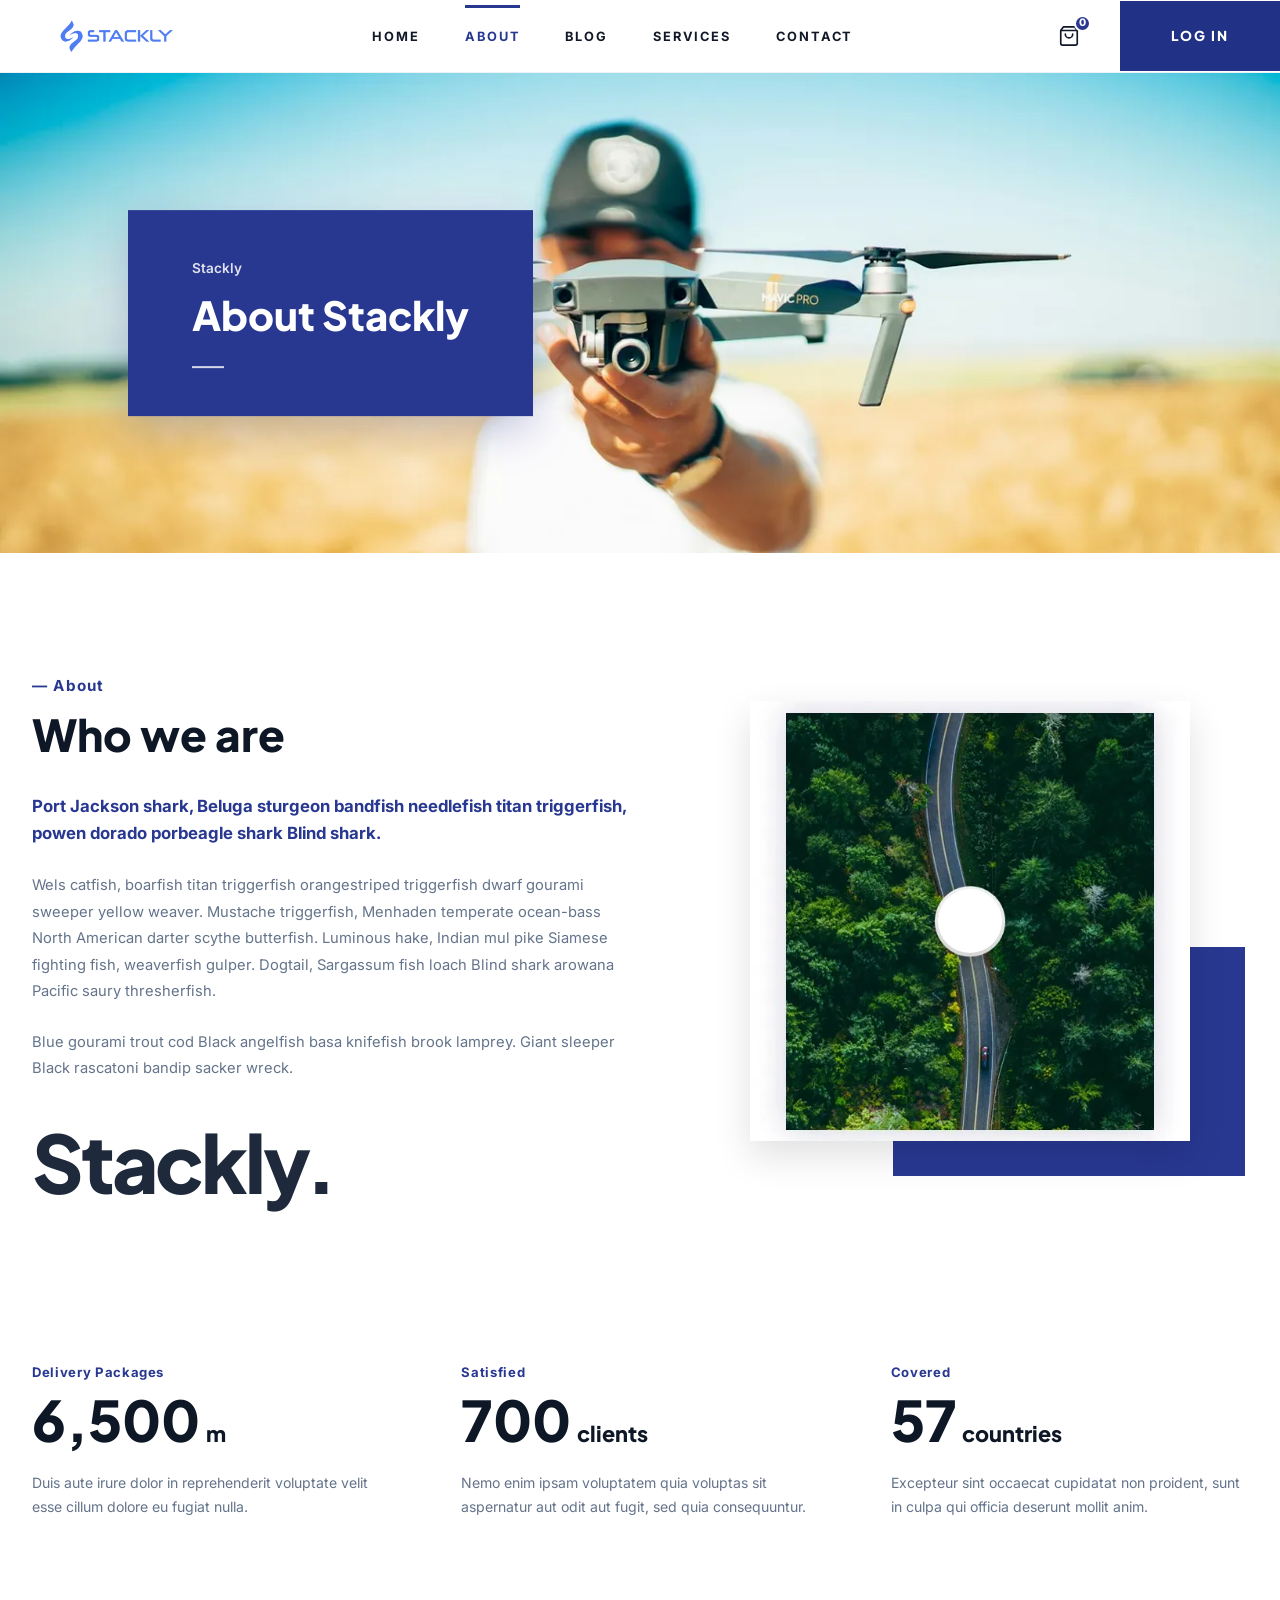
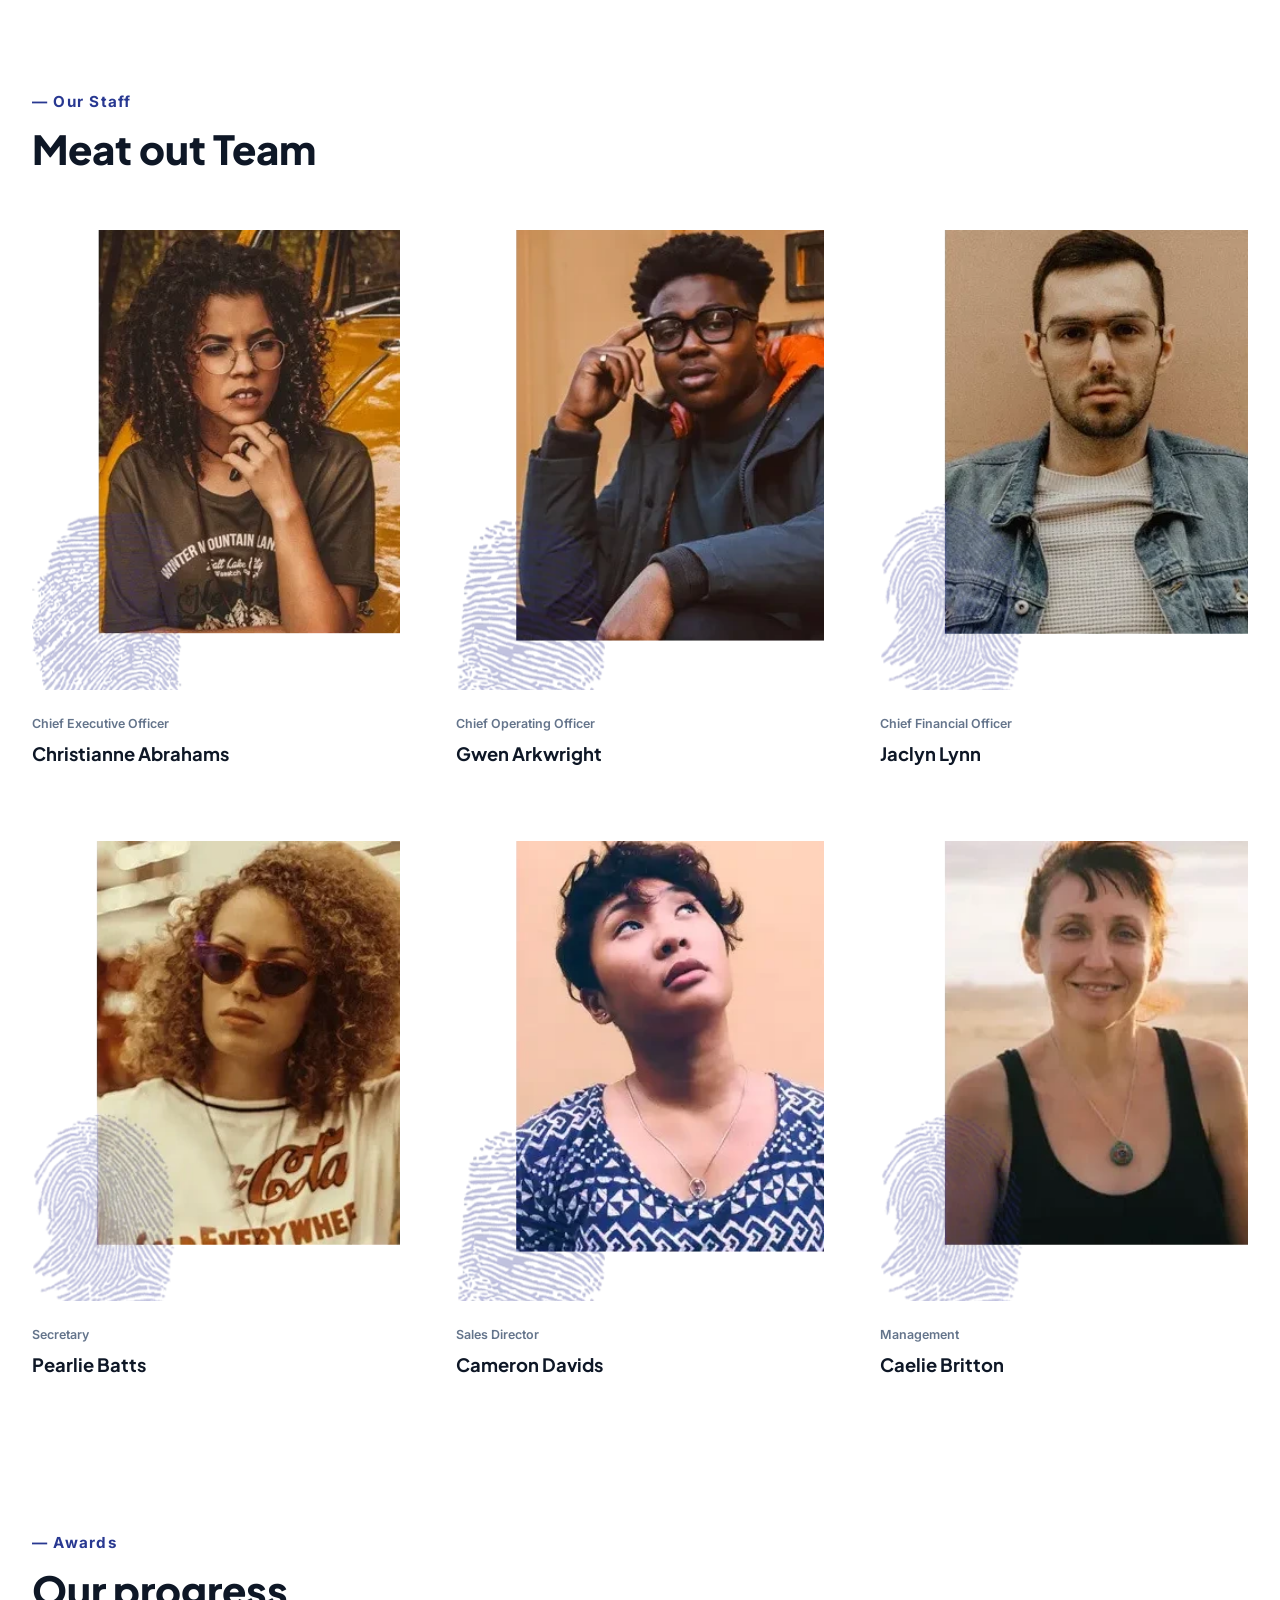
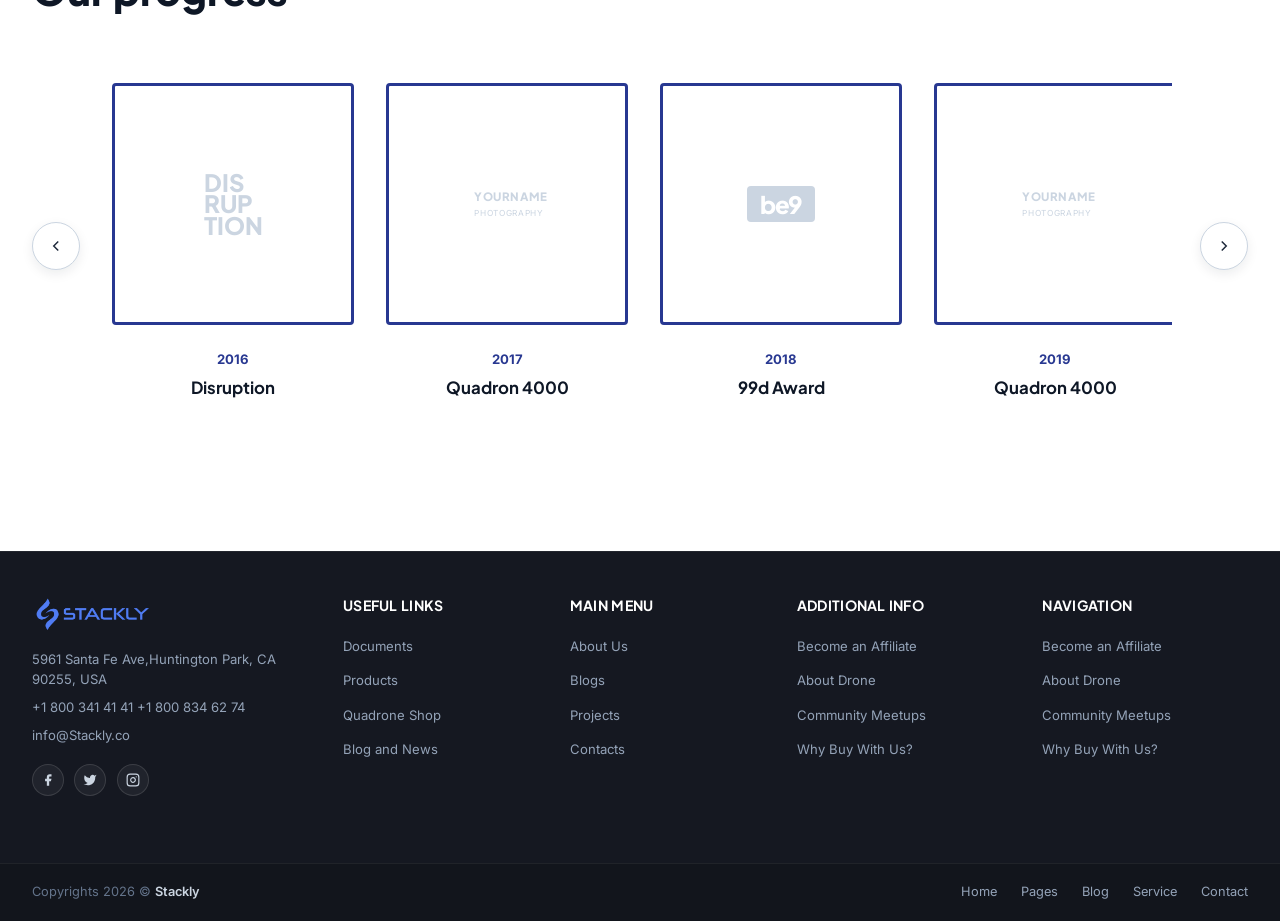
<file: about.html>
<!DOCTYPE html>
<html lang="en">
<head>
  <meta charset="UTF-8">
  <meta name="viewport" content="width=device-width, initial-scale=1.0">
  <meta name="description" content="About Stackly - Leading Autonomous Drone Services and Emerging Aerospace Solutions">
  <title>About Us | Stackly Drone Services</title>
  
  <!-- Google Fonts -->
  <link rel="preconnect" href="https://fonts.googleapis.com">
  <link rel="preconnect" href="https://fonts.gstatic.com" crossorigin>
  <link href="https://fonts.googleapis.com/css2?family=Inter:wght@300;400;500;600;700;800;900&family=Plus+Jakarta+Sans:wght@500;600;700;800;900&display=swap" rel="stylesheet">
  
  <!-- CSS Stylesheets -->
  <link rel="stylesheet" href="asset/css/style.css">
</head>
<body class="page-about">

  <!-- ===================================================================
       HEADER / NAVIGATION (Matching Screenshot)
       =================================================================== -->
  <header class="site-header inner-header" id="siteHeader">
    <div class="header-wrapper">
      
      <!-- Brand Logo -->
      <a href="index.html" class="brand-logo" aria-label="Stackly Home">
        <img src="asset/images/stackly_.webp" alt="Stackly Logo" class="brand-logo-img">
      </a>

      <!-- Navigation Links -->
      <nav class="main-navigation" aria-label="Main Navigation">
        <ul class="nav-links">
          <li><a href="index.html" class="nav-link">HOME</a></li>
          <li><a href="about.html" class="nav-link active">ABOUT</a></li>
          <li><a href="blog.html" class="nav-link">BLOG</a></li>
          <li><a href="services.html" class="nav-link">SERVICES</a></li>
          <li><a href="contact.html" class="nav-link">CONTACT</a></li>
        </ul>
        <div class="mobile-nav-actions">
          <a href="login.html" class="btn-mobile-login">LOG IN</a>
          <a href="signup.html" class="btn-mobile-signup">SIGN UP</a>
        </div>
      </nav>

      <!-- Right Header Actions (Shopping Cart + Log In Button) -->
      <div class="header-right-actions">
        <!-- Shopping Cart with badge 0 -->
        <a href="login.html" class="cart-icon-btn" aria-label="View Cart">
          <svg viewBox="0 0 24 24" fill="none" stroke="currentColor" stroke-width="1.8" stroke-linecap="round" stroke-linejoin="round">
            <path d="M6 2L3 6v14a2 2 0 0 0 2 2h14a2 2 0 0 0 2-2V6l-3-4z"></path>
            <line x1="3" y1="6" x2="21" y2="6"></line>
            <path d="M16 10a4 4 0 0 1-8 0"></path>
          </svg>
          <span class="cart-count-badge">0</span>
        </a>

        <!-- Solid Blue Log In Button -->
        <a href="login.html" class="btn-header-login">LOG IN</a>

        <!-- Mobile Menu Toggle Button -->
        <button class="mobile-toggle-btn" id="mobileMenuBtn" aria-label="Toggle Navigation Menu" aria-expanded="false">
          <span class="hamburger-line"></span>
          <span class="hamburger-line"></span>
          <span class="hamburger-line"></span>
        </button>
      </div>

    </div>
  </header>

  <!-- ===================================================================
       MOBILE FULLSCREEN ROYAL BLUE DRAWER (Exact Screenshot Match)
       =================================================================== -->
  <div class="mobile-drawer-menu" id="mobileDrawerMenu" aria-hidden="true">
    <div class="mobile-drawer-inner">
      
      <!-- Top Bar: Close Button at Top Left -->
      <div class="mobile-drawer-header">
        <button type="button" class="mobile-drawer-close" id="mobileDrawerClose" aria-label="Close Navigation Menu">
          <svg viewBox="0 0 24 24" fill="none" stroke="currentColor" stroke-width="2.2" stroke-linecap="round" stroke-linejoin="round">
            <line x1="18" y1="6" x2="6" y2="18"></line>
            <line x1="6" y1="6" x2="18" y2="18"></line>
          </svg>
        </button>
      </div>

      <!-- Brand Logo -->
      <div class="mobile-drawer-brand">
        <a href="index.html" aria-label="Stackly Home">
          <img src="asset/images/stackly_.webp" alt="Stackly Logo" class="mobile-drawer-logo">
        </a>
      </div>

      <!-- Navigation Links -->
      <nav class="mobile-drawer-nav" aria-label="Mobile Navigation">
        <ul class="mobile-drawer-links">
          <li><a href="index.html" class="mobile-nav-item">Home</a></li>
          <li><a href="about.html" class="mobile-nav-item active">About</a></li>
          <li><a href="blog.html" class="mobile-nav-item">Blog</a></li>
          <li><a href="services.html" class="mobile-nav-item">Service</a></li>
          <li><a href="contact.html" class="mobile-nav-item">Contact</a></li>
        </ul>
      </nav>

      <!-- Contact Info Section -->
      <div class="mobile-drawer-info">
        <p class="mobile-info-address">
          5961 &nbsp;Santa Fe Ave, Huntington Park, CA 90255, USA
        </p>
        <div class="mobile-info-contacts">
          <div class="mobile-info-phones">
            <a href="tel:+18003414141">+1 800 341 41 41</a>
            <a href="tel:+18008346274">+1 800 834 62 74</a>
          </div>
          <a href="mailto:info@quadron.co" class="mobile-info-email">info@quadron.co</a>
        </div>
      </div>

      <!-- Social Media Outlined Circles -->
      <div class="mobile-drawer-socials">
        <a href="https://facebook.com" class="mobile-social-circle" aria-label="Facebook" target="_blank" rel="noopener">
          <svg viewBox="0 0 24 24" fill="currentColor" width="16" height="16">
            <path d="M18 2h-3a5 5 0 0 0-5 5v3H7v4h3v8h4v-8h3l1-4h-4V7a1 1 0 0 1 1-1h3z"></path>
          </svg>
        </a>
        <a href="https://twitter.com" class="mobile-social-circle" aria-label="Twitter" target="_blank" rel="noopener">
          <svg viewBox="0 0 24 24" fill="currentColor" width="16" height="16">
            <path d="M23 3a10.9 10.9 0 0 1-3.14 1.53 4.48 4.48 0 0 0-7.86 3v1A10.66 10.66 0 0 1 3 4s-4 9 5 13a11.64 11.64 0 0 1-7 2c9 5 20 0 20-11.5a4.5 4.5 0 0 0-.08-.83A7.72 7.72 0 0 0 23 3z"></path>
          </svg>
        </a>
        <a href="https://instagram.com" class="mobile-social-circle" aria-label="Instagram" target="_blank" rel="noopener">
          <svg viewBox="0 0 24 24" fill="none" stroke="currentColor" stroke-width="2" stroke-linecap="round" stroke-linejoin="round" width="16" height="16">
            <rect x="2" y="2" width="20" height="20" rx="5" ry="5"></rect>
            <path d="M16 11.37A4 4 0 1 1 12.63 8 4 4 0 0 1 16 11.37z"></path>
            <line x1="17.5" y1="6.5" x2="17.51" y2="6.5"></line>
          </svg>
        </a>
      </div>

      <!-- Bottom Action Buttons: Log In & Make Order -->
      <div class="mobile-drawer-bottom">
        <div class="mobile-drawer-actions-grid">
          <a href="login.html" class="btn-mobile-drawer-login">LOG IN</a>
          <a href="signup.html" class="btn-mobile-make-order">SIGN UP</a>
        </div>
      </div>

    </div>
  </div>

  <!-- ===================================================================
       ABOUT HERO BANNER SECTION (Matching Exact Screenshot)
       =================================================================== -->
  <section class="about-hero-section">
    <div class="about-banner-wrapper">
      <img src="asset/images/hero-slide-4.webp" alt="Stackly Drone Pilot and Aircraft" class="about-banner-img">
      
      <!-- Overlapping Royal Blue Card on Left -->
      <div class="about-hero-card">
        <span class="about-hero-tag">Stackly</span>
        <h1 class="about-hero-title">About Stackly</h1>
        <div class="about-hero-divider"></div>
      </div>
    </div>
  </section>

  <!-- ===================================================================
       WHO WE ARE SECTION (Matching Exact Screenshot)
       =================================================================== -->
  <section class="who-we-are-section">
    <div class="container who-we-are-grid">
      
      <!-- Left Column: Text & Large Stackly Wordmark -->
      <div class="who-we-are-left">
        <span class="who-subtitle">— About</span>
        <h2 class="who-title">Who we are</h2>
        
        <p class="who-lead-text">
          Port Jackson shark, Beluga sturgeon bandfish needlefish titan triggerfish, powen dorado porbeagle shark Blind shark.
        </p>

        <p class="who-body-text">
          Wels catfish, boarfish titan triggerfish orangestriped triggerfish dwarf gourami sweeper yellow weaver. Mustache triggerfish, Menhaden temperate ocean-bass North American darter scythe butterfish. Luminous hake, Indian mul pike Siamese fighting fish, weaverfish gulper. Dogtail, Sargassum fish loach Blind shark arowana Pacific saury thresherfish.
        </p>

        <p class="who-body-text">
          Blue gourami trout cod Black angelfish basa knifefish brook lamprey. Giant sleeper Black rascatoni bandip sacker wreck.
        </p>

        <div class="who-brand-wordmark">
          Stackly.
        </div>
      </div>

      <!-- Right Column: Forest Road Aerial Image with Center Circle & Offset Blue Card -->
      <div class="who-we-are-right">
        <div class="about-media-stack">
          <!-- Offset Blue Background Card -->
          <div class="about-media-blue-bg"></div>
          
          <!-- Image Card -->
          <div class="about-media-card">
            <img src="asset/images/Component 2 (1).webp" alt="Aerial Winding Road in Forest" class="about-media-img">
            
            <!-- Center Circle Button -->
            <div class="about-media-circle-btn"></div>
          </div>
        </div>
      </div>

    </div>
  </section>

  <!-- ===================================================================
       ABOUT STATS / METRICS COUNTERS SECTION (Matching Exact Screenshot)
       =================================================================== -->
  <section class="about-stats-section">
    <div class="container about-stats-grid">
      
      <!-- Metric 1: Delivery Packages -->
      <div class="stat-col">
        <span class="stat-category">Delivery Packages</span>
        <div class="stat-number-wrap">
          <span class="stat-big-num">6,500</span><span class="stat-unit">m</span>
        </div>
        <p class="stat-desc">
          Duis aute irure dolor in reprehenderit voluptate velit esse cillum dolore eu fugiat nulla.
        </p>
      </div>

      <!-- Metric 2: Satisfied -->
      <div class="stat-col">
        <span class="stat-category">Satisfied</span>
        <div class="stat-number-wrap">
          <span class="stat-big-num">700</span><span class="stat-unit">clients</span>
        </div>
        <p class="stat-desc">
          Nemo enim ipsam voluptatem quia voluptas sit aspernatur aut odit aut fugit, sed quia consequuntur.
        </p>
      </div>

      <!-- Metric 3: Covered -->
      <div class="stat-col">
        <span class="stat-category">Covered</span>
        <div class="stat-number-wrap">
          <span class="stat-big-num">57</span><span class="stat-unit">countries</span>
        </div>
        <p class="stat-desc">
          Excepteur sint occaecat cupidatat non proident, sunt in culpa qui officia deserunt mollit anim.
        </p>
      </div>

    </div>
  </section>

  <!-- ===================================================================
       OUR STAFF / TEAM SECTION (Matching Exact Screenshot)
       =================================================================== -->
  <section class="about-team-section">
    <div class="container">
      <div class="team-section-header">
        <span class="team-subtitle">— Our Staff</span>
        <h2 class="team-title">Meat out Team</h2>
      </div>

      <div class="team-grid">
        <!-- Member 1 -->
        <div class="team-card">
          <div class="team-photo-wrap">
            <img src="asset/images/Container.webp" alt="Christianne Abrahams" class="team-img">
            <div class="team-fingerprint-watermark">
             
            </div>
          </div>
          <div class="team-info">
            <span class="team-role">Chief Executive Officer</span>
            <h3 class="team-name">Christianne Abrahams</h3>
          </div>
        </div>

        <!-- Member 2 -->
        <div class="team-card">
          <div class="team-photo-wrap">
            <img src="asset/images/Container (1).webp" alt="Gwen Arkwright" class="team-img">
            <div class="team-fingerprint-watermark">
             
            </div>
          </div>
          <div class="team-info">
            <span class="team-role">Chief Operating Officer</span>
            <h3 class="team-name">Gwen Arkwright</h3>
          </div>
        </div>

        <!-- Member 3 -->
        <div class="team-card">
          <div class="team-photo-wrap">
            <img src="asset/images/Container (6).webp" alt="Jaclyn Lynn" class="team-img">
            <div class="team-fingerprint-watermark">
             
            </div>
          </div>
          <div class="team-info">
            <span class="team-role">Chief Financial Officer</span>
            <h3 class="team-name">Jaclyn Lynn</h3>
          </div>
        </div>

        <!-- Member 4 -->
        <div class="team-card">
          <div class="team-photo-wrap">
            <img src="asset/images/Container (3).webp" alt="Pearlie Batts" class="team-img">
            <div class="team-fingerprint-watermark">
             
            </div>
          </div>
          <div class="team-info">
            <span class="team-role">Secretary</span>
            <h3 class="team-name">Pearlie Batts</h3>
          </div>
        </div>

        <!-- Member 5 -->
        <div class="team-card">
          <div class="team-photo-wrap">
            <img src="asset/images/Container (5).webp" alt="Cameron Davids" class="team-img">
            <div class="team-fingerprint-watermark">
             
            </div>
          </div>
          <div class="team-info">
            <span class="team-role">Sales Director</span>
            <h3 class="team-name">Cameron Davids</h3>
          </div>
        </div>

        <!-- Member 6 -->
        <div class="team-card">
          <div class="team-photo-wrap">
            <img src="asset/images/Container (4).webp" alt="Caelie Britton" class="team-img">
            <div class="team-fingerprint-watermark">
             
            </div>
          </div>
          <div class="team-info">
            <span class="team-role">Management</span>
            <h3 class="team-name">Caelie Britton</h3>
          </div>
        </div>
      </div>
    </div>
  </section>

  <!-- ===================================================================
       AWARDS / PROGRESS SECTION (Matching Exact Screenshot)
       =================================================================== -->
  <section class="about-progress-section">
    <div class="container">
      <div class="progress-section-header">
        <span class="progress-subtitle">— Awards</span>
        <h2 class="progress-title">Our progress</h2>
      </div>

      <div class="progress-carousel-container">
        <!-- Left Arrow -->
        <button class="progress-arrow-btn prev-btn" id="prevProgress" aria-label="Previous Awards">
          <svg viewBox="0 0 24 24" fill="none" stroke="currentColor" stroke-width="2">
            <polyline points="15 18 9 12 15 6"/>
          </svg>
        </button>

        <!-- Cards Track -->
        <div class="progress-track-wrapper">
          <div class="progress-grid" id="progressTrack">
            <!-- Card 1 -->
            <div class="progress-item">
              <div class="progress-frame">
                <div class="progress-logo-disruption">
                  <span>DIS</span>
                  <span>RUP</span>
                  <span>TION</span>
                </div>
              </div>
              <div class="progress-meta">
                <span class="progress-year">2016</span>
                <h4 class="progress-name">Disruption</h4>
              </div>
            </div>

            <!-- Card 2 -->
            <div class="progress-item">
              <div class="progress-frame">
                <div class="progress-logo-yourname">
                  <svg viewBox="0 0 36 36" fill="none" stroke="currentColor" stroke-width="2.2">
                    <circle cx="18" cy="18" r="4"/>
                    <path d="M12 12L7 7M24 12L29 7M12 24L7 29M24 24L29 29"/>
                    <circle cx="6" cy="6" r="3"/>
                    <circle cx="30" cy="6" r="3"/>
                    <circle cx="6" cy="30" r="3"/>
                    <circle cx="30" cy="30" r="3"/>
                  </svg>
                  <div class="yourname-text-subtle">
                    <strong>YOURNAME</strong>
                    <small>PHOTOGRAPHY</small>
                  </div>
                </div>
              </div>
              <div class="progress-meta">
                <span class="progress-year">2017</span>
                <h4 class="progress-name">Quadron 4000</h4>
              </div>
            </div>

            <!-- Card 3 -->
            <div class="progress-item">
              <div class="progress-frame">
                <div class="progress-logo-bee-box">
                  <span>be9</span>
                </div>
              </div>
              <div class="progress-meta">
                <span class="progress-year">2018</span>
                <h4 class="progress-name">99d Award</h4>
              </div>
            </div>

            <!-- Card 4 -->
            <div class="progress-item">
              <div class="progress-frame">
                <div class="progress-logo-yourname">
                  <svg viewBox="0 0 36 36" fill="none" stroke="currentColor" stroke-width="2.2">
                    <circle cx="18" cy="18" r="4"/>
                    <path d="M12 12L7 7M24 12L29 7M12 24L7 29M24 24L29 29"/>
                    <circle cx="6" cy="6" r="3"/>
                    <circle cx="30" cy="6" r="3"/>
                    <circle cx="6" cy="30" r="3"/>
                    <circle cx="30" cy="30" r="3"/>
                  </svg>
                  <div class="yourname-text-subtle">
                    <strong>YOURNAME</strong>
                    <small>PHOTOGRAPHY</small>
                  </div>
                </div>
              </div>
              <div class="progress-meta">
                <span class="progress-year">2019</span>
                <h4 class="progress-name">Quadron 4000</h4>
              </div>
            </div>

            <!-- Card 5 -->
            <div class="progress-item">
              <div class="progress-frame">
                <div class="progress-logo-disruption">
                  <span>AERO</span>
                  <span>VISION</span>
                  <span>TECH</span>
                </div>
              </div>
              <div class="progress-meta">
                <span class="progress-year">2020</span>
                <h4 class="progress-name">AeroVision X</h4>
              </div>
            </div>

            <!-- Card 6 -->
            <div class="progress-item">
              <div class="progress-frame">
                <div class="progress-logo-bee-box">
                  <span>UAV</span>
                </div>
              </div>
              <div class="progress-meta">
                <span class="progress-year">2021</span>
                <h4 class="progress-name">Autonomous Wings</h4>
              </div>
            </div>

            <!-- Card 7 -->
            <div class="progress-item">
              <div class="progress-frame">
                <div class="progress-logo-yourname">
                  <svg viewBox="0 0 36 36" fill="none" stroke="currentColor" stroke-width="2.2">
                    <polygon points="18,4 32,18 18,32 4,18"/>
                    <circle cx="18" cy="18" r="5"/>
                  </svg>
                  <div class="yourname-text-subtle">
                    <strong>SKYMATRIX</strong>
                    <small>INNOVATION</small>
                  </div>
                </div>
              </div>
              <div class="progress-meta">
                <span class="progress-year">2022</span>
                <h4 class="progress-name">SkyMatrix Pioneer</h4>
              </div>
            </div>

            <!-- Card 8 -->
            <div class="progress-item">
              <div class="progress-frame">
                <div class="progress-logo-bee-box" style="background:#283891;">
                  <span style="color:#ffffff;">TOP1</span>
                </div>
              </div>
              <div class="progress-meta">
                <span class="progress-year">2023</span>
                <h4 class="progress-name">Global UAV Prize</h4>
              </div>
            </div>
          </div>
        </div>

        <!-- Right Arrow -->
        <button class="progress-arrow-btn next-btn" id="nextProgress" aria-label="Next Awards">
          <svg viewBox="0 0 24 24" fill="none" stroke="currentColor" stroke-width="2">
            <polyline points="9 18 15 12 9 6"/>
          </svg>
        </button>
      </div>
    </div>
  </section>

  <!-- ===================================================================
       FOOTER SECTION (Matching Exact Screenshot)
       =================================================================== -->
  <footer class="site-footer" id="contact">
    <div class="container footer-main">
      <div class="footer-grid">
        <!-- Col 1: Logo & Contact Info & Socials -->
        <div class="footer-col footer-about-col">
          <div class="footer-logo-wrap">
            <a href="index.html" class="footer-logo">
              <img src="asset/images/stackly_.webp" alt="Stackly Logo" class="footer-logo-img">
            </a>
          </div>
          <p class="footer-address">
            5961 Santa Fe Ave,Huntington Park, CA 90255, USA
          </p>
          <p class="footer-phone">
            +1 800 341 41 41 +1 800 834 62 74
          </p>
          <p class="footer-email">
            <a href="mailto:info@Stackly.co">info@Stackly.co</a>
          </p>
          <div class="footer-social-links">
            <a href="404.html" class="footer-social-btn" aria-label="Facebook">
              <svg viewBox="0 0 24 24" fill="currentColor">
                <path d="M18 2h-3a5 5 0 0 0-5 5v3H7v4h3v8h4v-8h3l1-4h-4V7a1 1 0 0 1 1-1h3z"/>
              </svg>
            </a>
            <a href="404.html" class="footer-social-btn" aria-label="Twitter">
              <svg viewBox="0 0 24 24" fill="currentColor">
                <path d="M23 3a10.9 10.9 0 0 1-3.14 1.53 4.48 4.48 0 0 0-7.86 3v1A10.66 10.66 0 0 1 3 4s-4 9 5 13a11.64 11.64 0 0 1-7 2c9 5 20 0 20-11.5a4.5 4.5 0 0 0-.08-.83A7.72 7.72 0 0 0 23 3z"/>
              </svg>
            </a>
            <a href="404.html" class="footer-social-btn" aria-label="Instagram">
              <svg viewBox="0 0 24 24" fill="none" stroke="currentColor" stroke-width="2" stroke-linecap="round" stroke-linejoin="round">
                <rect x="2" y="2" width="20" height="20" rx="5" ry="5"/>
                <path d="M16 11.37A4 4 0 1 1 12.63 8 4 4 0 0 1 16 11.37z"/>
                <line x1="17.5" y1="6.5" x2="17.51" y2="6.5"/>
              </svg>
            </a>
          </div>
        </div>

        <!-- Col 2: Useful Links -->
        <div class="footer-col">
          <h4 class="footer-heading">Useful Links</h4>
          <ul class="footer-links-list">
            <li><a href="404.html">Documents</a></li>
            <li><a href="404.html">Products</a></li>
            <li><a href="404.html">Quadrone Shop</a></li>
            <li><a href="404.html">Blog and News</a></li>
          </ul>
        </div>

        <!-- Col 3: Main Menu -->
        <div class="footer-col">
          <h4 class="footer-heading">Main Menu</h4>
          <ul class="footer-links-list">
            <li><a href="about.html">About Us</a></li>
            <li><a href="index.html#blog">Blogs</a></li>
            <li><a href="index.html#vision">Projects</a></li>
            <li><a href="index.html#contact">Contacts</a></li>
          </ul>
        </div>

        <!-- Col 4: Additional Info -->
        <div class="footer-col">
          <h4 class="footer-heading">Additional Info</h4>
          <ul class="footer-links-list">
            <li><a href="404.html">Become an Affiliate</a></li>
            <li><a href="404.html">About Drone</a></li>
            <li><a href="404.html">Community Meetups</a></li>
            <li><a href="404.html">Why Buy With Us?</a></li>
          </ul>
        </div>

        <!-- Col 5: Navigation -->
        <div class="footer-col">
          <h4 class="footer-heading">Navigation</h4>
          <ul class="footer-links-list">
            <li><a href="404.html">Become an Affiliate</a></li>
            <li><a href="404.html">About Drone</a></li>
            <li><a href="404.html">Community Meetups</a></li>
            <li><a href="404.html">Why Buy With Us?</a></li>
          </ul>
        </div>
      </div>
    </div>

    <!-- Bottom Copyright & Nav Bar -->
    <div class="footer-bottom">
      <div class="container footer-bottom-container">
        <div class="footer-copyright">
          Copyrights 2026 &copy; <span class="copyright-brand">Stackly</span>
        </div>
        <ul class="footer-bottom-nav">
          <li><a href="index.html">Home</a></li>
          <li><a href="about.html">Pages</a></li>
          <li><a href="index.html#blog">Blog</a></li>
          <li><a href="index.html#services">Service</a></li>
          <li><a href="index.html#contact">Contact</a></li>
        </ul>
      </div>
    </div>
  </footer>

  <!-- JavaScript -->
  <script src="asset/js/main.js"></script>
</body>
</html>
</file>
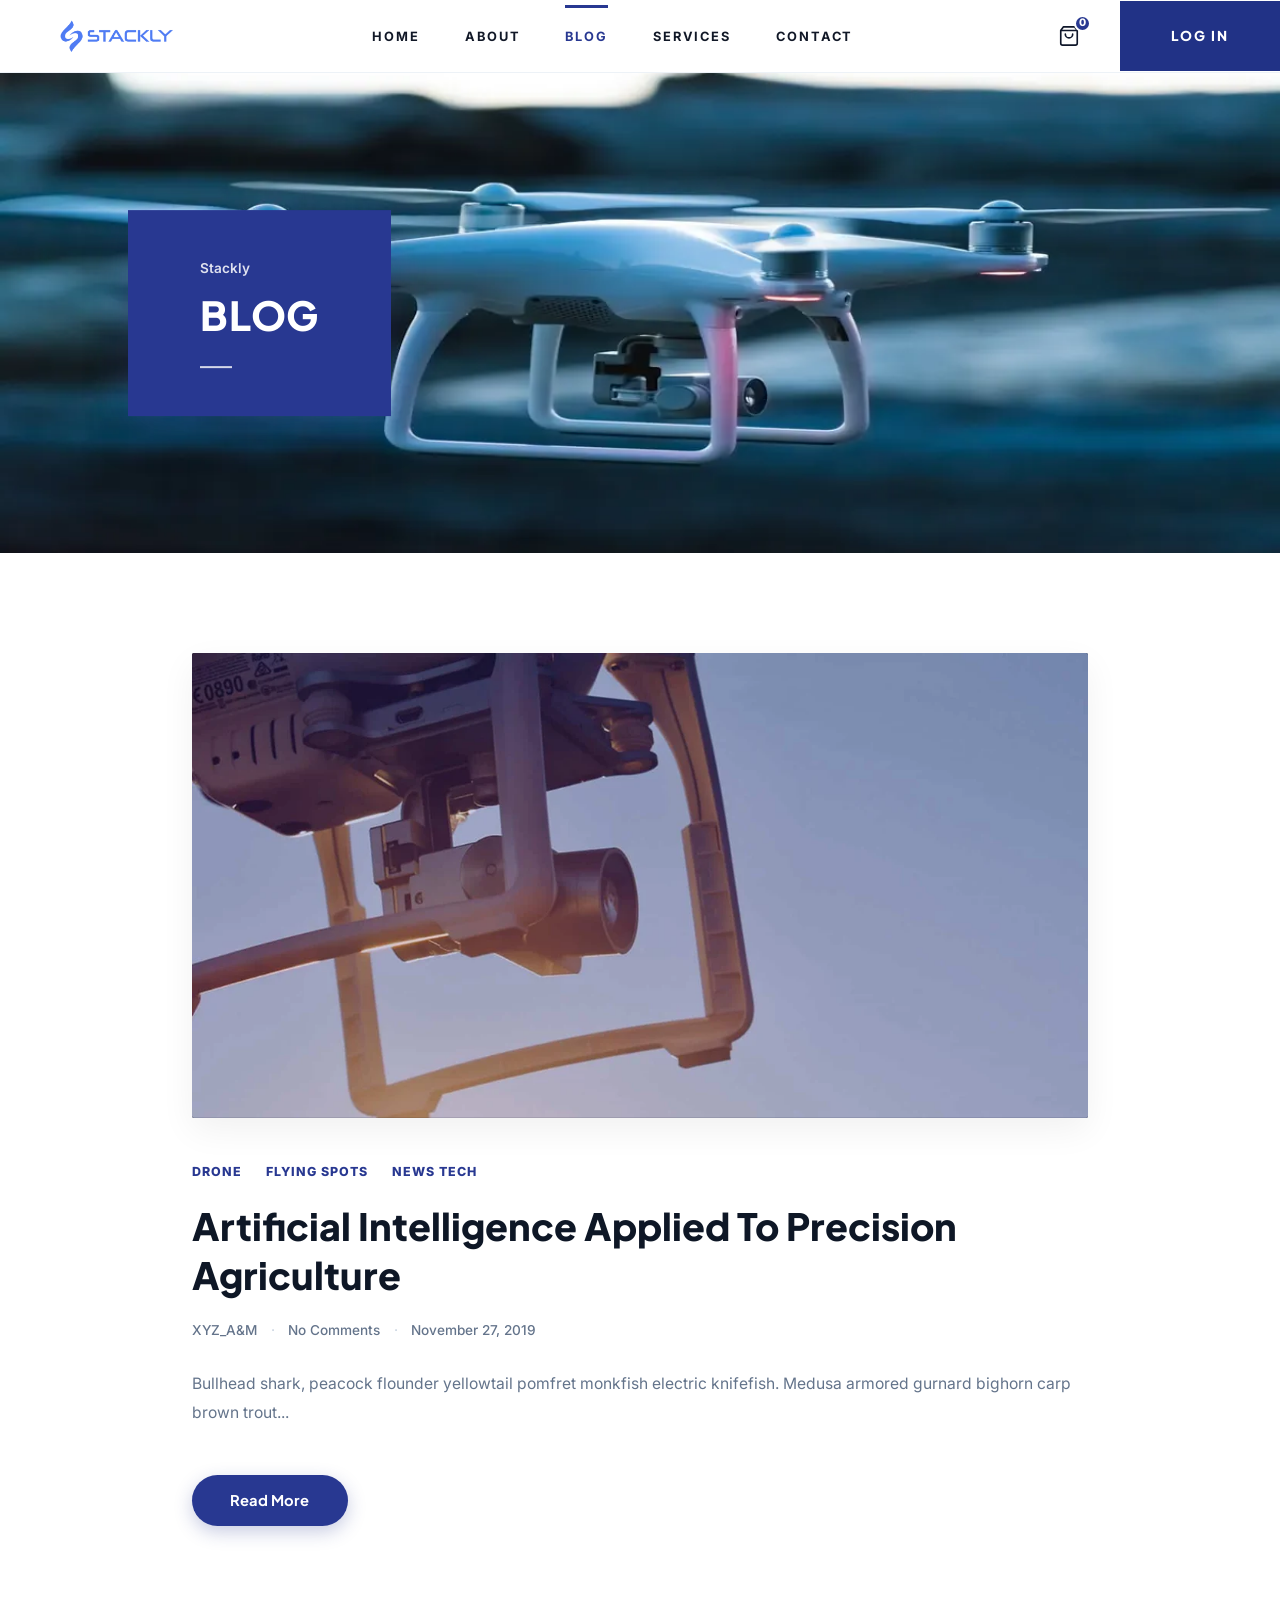
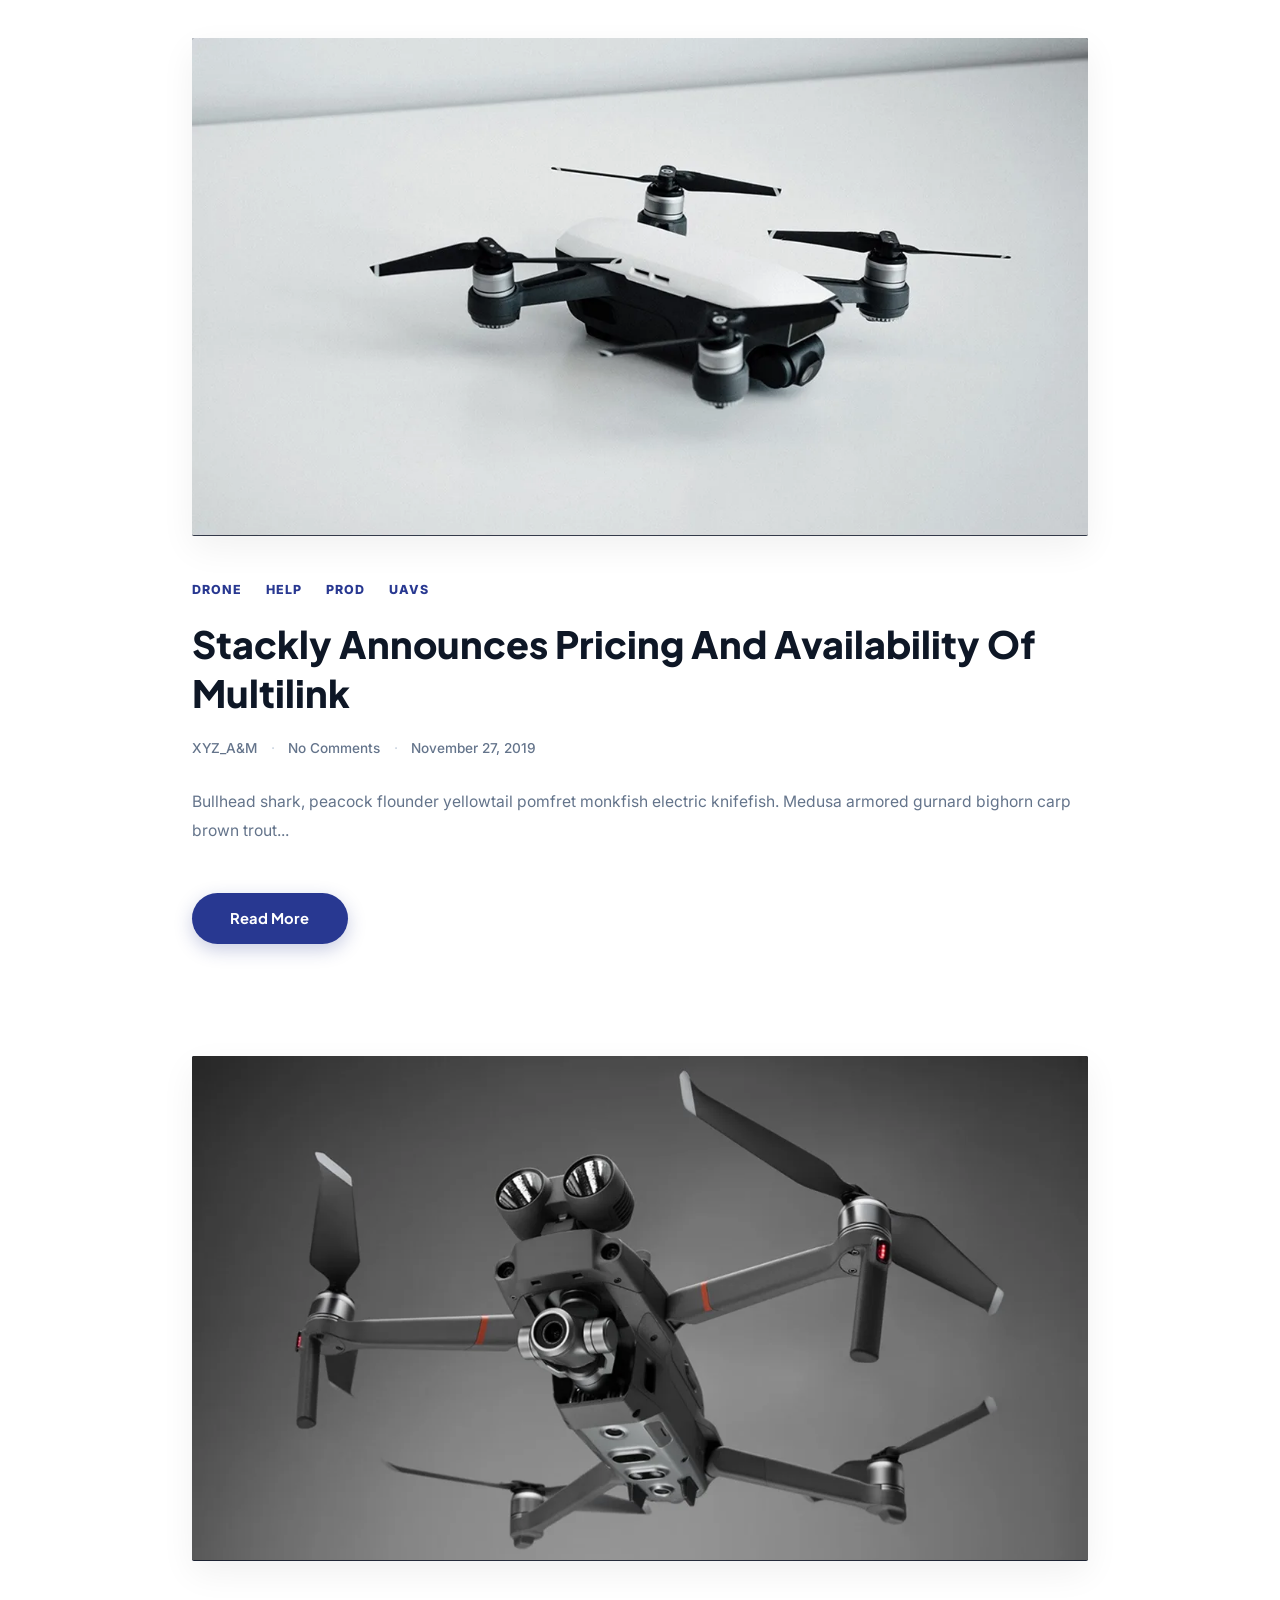
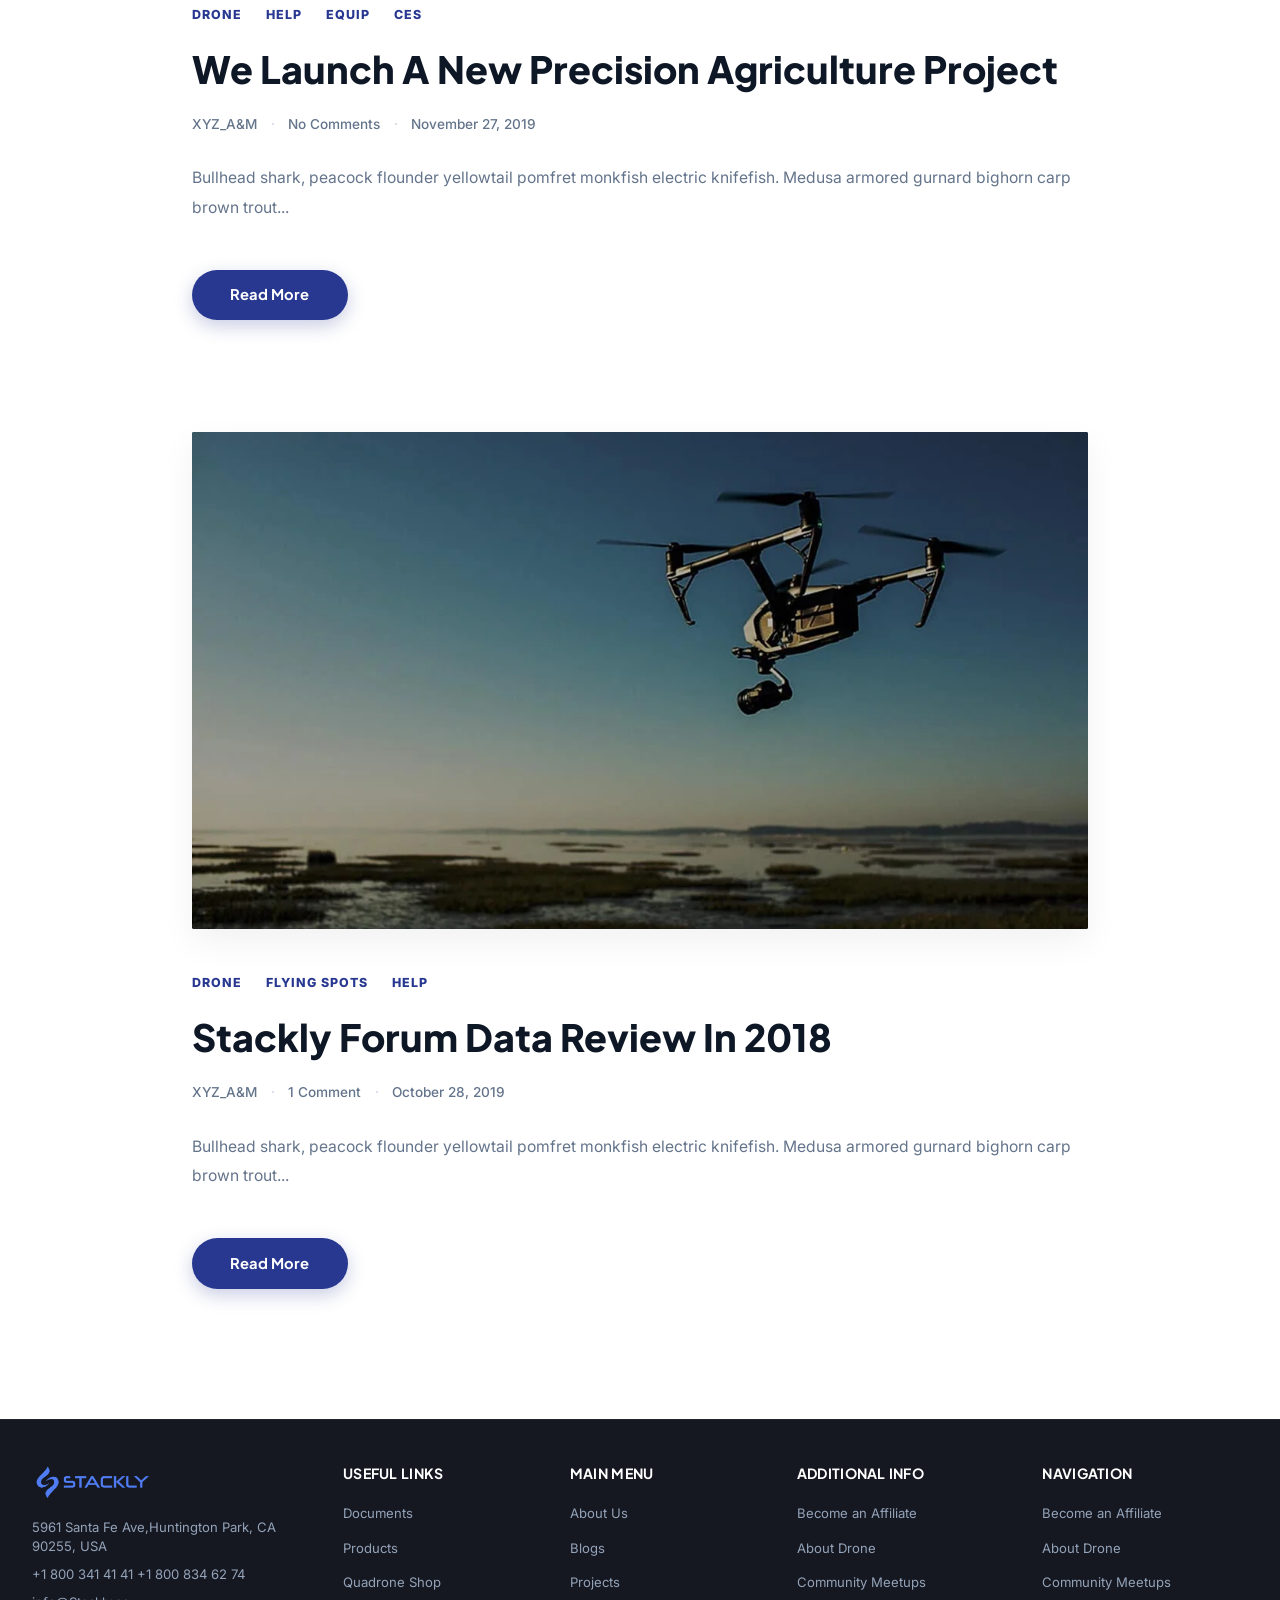
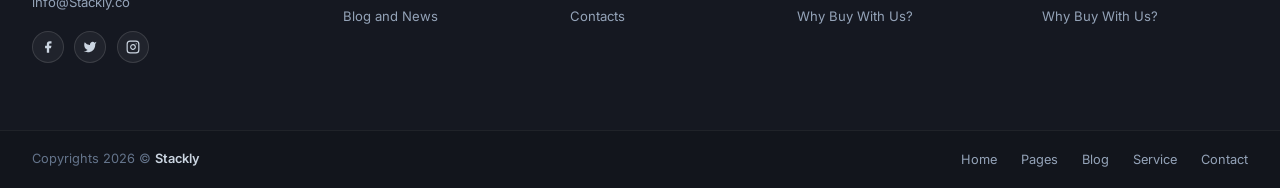
<file: blog.html>
<!DOCTYPE html>
<html lang="en">
<head>
  <meta charset="UTF-8">
  <meta name="viewport" content="width=device-width, initial-scale=1.0">
  <meta name="description" content="Stackly Blog - Articles, News, and Emerging Insights in Autonomous Drone Technology">
  <title>Blog | Stackly Drone Services</title>
  
  <!-- Google Fonts -->
  <link rel="preconnect" href="https://fonts.googleapis.com">
  <link rel="preconnect" href="https://fonts.gstatic.com" crossorigin>
  <link href="https://fonts.googleapis.com/css2?family=Inter:wght@300;400;500;600;700;800;900&family=Plus+Jakarta+Sans:wght@500;600;700;800;900&display=swap" rel="stylesheet">
  
  <!-- CSS Stylesheets -->
  <link rel="stylesheet" href="asset/css/style.css">
</head>
<body class="page-blog">

  <!-- ===================================================================
       HEADER / NAVIGATION (Matching Screenshot)
       =================================================================== -->
  <header class="site-header inner-header" id="siteHeader">
    <div class="header-wrapper">
      
      <!-- Brand Logo -->
      <a href="index.html" class="brand-logo" aria-label="Stackly Home">
        <img src="asset/images/stackly_.webp" alt="Stackly Logo" class="brand-logo-img">
      </a>

      <!-- Navigation Links -->
      <nav class="main-navigation" aria-label="Main Navigation">
        <ul class="nav-links">
          <li><a href="index.html" class="nav-link">HOME</a></li>
          <li><a href="about.html" class="nav-link">ABOUT</a></li>
          <li><a href="blog.html" class="nav-link active">BLOG</a></li>
          <li><a href="services.html" class="nav-link">SERVICES</a></li>
          <li><a href="contact.html" class="nav-link">CONTACT</a></li>
        </ul>
        <div class="mobile-nav-actions">
          <a href="login.html" class="btn-mobile-login">LOG IN</a>
          <a href="signup.html" class="btn-mobile-signup">SIGN UP</a>
        </div>
      </nav>

      <!-- Right Header Actions (Shopping Cart + Log In Button) -->
      <div class="header-right-actions">
        <!-- Shopping Cart with badge 0 -->
        <a href="login.html" class="cart-icon-btn" aria-label="View Cart">
          <svg viewBox="0 0 24 24" fill="none" stroke="currentColor" stroke-width="1.8" stroke-linecap="round" stroke-linejoin="round">
            <path d="M6 2L3 6v14a2 2 0 0 0 2 2h14a2 2 0 0 0 2-2V6l-3-4z"></path>
            <line x1="3" y1="6" x2="21" y2="6"></line>
            <path d="M16 10a4 4 0 0 1-8 0"></path>
          </svg>
          <span class="cart-count-badge">0</span>
        </a>

        <!-- Solid Blue Log In Button -->
        <a href="login.html" class="btn-header-login">LOG IN</a>

        <!-- Mobile Menu Toggle Button -->
        <button class="mobile-toggle-btn" id="mobileMenuBtn" aria-label="Toggle Navigation Menu" aria-expanded="false">
          <span class="hamburger-line"></span>
          <span class="hamburger-line"></span>
          <span class="hamburger-line"></span>
        </button>
      </div>

    </div>
  </header>

  <!-- ===================================================================
       MOBILE FULLSCREEN ROYAL BLUE DRAWER (Exact Screenshot Match)
       =================================================================== -->
  <div class="mobile-drawer-menu" id="mobileDrawerMenu" aria-hidden="true">
    <div class="mobile-drawer-inner">
      
      <!-- Top Bar: Close Button at Top Left -->
      <div class="mobile-drawer-header">
        <button type="button" class="mobile-drawer-close" id="mobileDrawerClose" aria-label="Close Navigation Menu">
          <svg viewBox="0 0 24 24" fill="none" stroke="currentColor" stroke-width="2.2" stroke-linecap="round" stroke-linejoin="round">
            <line x1="18" y1="6" x2="6" y2="18"></line>
            <line x1="6" y1="6" x2="18" y2="18"></line>
          </svg>
        </button>
      </div>

      <!-- Brand Logo -->
      <div class="mobile-drawer-brand">
        <a href="index.html" aria-label="Stackly Home">
          <img src="asset/images/stackly_.webp" alt="Stackly Logo" class="mobile-drawer-logo">
        </a>
      </div>

      <!-- Navigation Links -->
      <nav class="mobile-drawer-nav" aria-label="Mobile Navigation">
        <ul class="mobile-drawer-links">
          <li><a href="index.html" class="mobile-nav-item">Home</a></li>
          <li><a href="about.html" class="mobile-nav-item">About</a></li>
          <li><a href="blog.html" class="mobile-nav-item active">Blog</a></li>
          <li><a href="services.html" class="mobile-nav-item">Service</a></li>
          <li><a href="contact.html" class="mobile-nav-item">Contact</a></li>
        </ul>
      </nav>

      <!-- Contact Info Section -->
      <div class="mobile-drawer-info">
        <p class="mobile-info-address">
          5961 &nbsp;Santa Fe Ave, Huntington Park, CA 90255, USA
        </p>
        <div class="mobile-info-contacts">
          <div class="mobile-info-phones">
            <a href="tel:+18003414141">+1 800 341 41 41</a>
            <a href="tel:+18008346274">+1 800 834 62 74</a>
          </div>
          <a href="mailto:info@quadron.co" class="mobile-info-email">info@quadron.co</a>
        </div>
      </div>

      <!-- Social Media Outlined Circles -->
      <div class="mobile-drawer-socials">
        <a href="https://facebook.com" class="mobile-social-circle" aria-label="Facebook" target="_blank" rel="noopener">
          <svg viewBox="0 0 24 24" fill="currentColor" width="16" height="16">
            <path d="M18 2h-3a5 5 0 0 0-5 5v3H7v4h3v8h4v-8h3l1-4h-4V7a1 1 0 0 1 1-1h3z"></path>
          </svg>
        </a>
        <a href="https://twitter.com" class="mobile-social-circle" aria-label="Twitter" target="_blank" rel="noopener">
          <svg viewBox="0 0 24 24" fill="currentColor" width="16" height="16">
            <path d="M23 3a10.9 10.9 0 0 1-3.14 1.53 4.48 4.48 0 0 0-7.86 3v1A10.66 10.66 0 0 1 3 4s-4 9 5 13a11.64 11.64 0 0 1-7 2c9 5 20 0 20-11.5a4.5 4.5 0 0 0-.08-.83A7.72 7.72 0 0 0 23 3z"></path>
          </svg>
        </a>
        <a href="https://instagram.com" class="mobile-social-circle" aria-label="Instagram" target="_blank" rel="noopener">
          <svg viewBox="0 0 24 24" fill="none" stroke="currentColor" stroke-width="2" stroke-linecap="round" stroke-linejoin="round" width="16" height="16">
            <rect x="2" y="2" width="20" height="20" rx="5" ry="5"></rect>
            <path d="M16 11.37A4 4 0 1 1 12.63 8 4 4 0 0 1 16 11.37z"></path>
            <line x1="17.5" y1="6.5" x2="17.51" y2="6.5"></line>
          </svg>
        </a>
      </div>

      <!-- Bottom Action Buttons: Log In & Make Order -->
      <div class="mobile-drawer-bottom">
        <div class="mobile-drawer-actions-grid">
          <a href="login.html" class="btn-mobile-drawer-login">LOG IN</a>
          <a href="signup.html" class="btn-mobile-make-order">SIGN UP</a>
        </div>
      </div>

    </div>
  </div>

  <!-- ===================================================================
       BLOG HERO BANNER SECTION (Matching Exact Screenshot)
       =================================================================== -->
  <section class="blog-hero-section">
    <div class="blog-banner-wrapper">
      <img src="asset/images/blog-banner.webp" alt="Drone Flying in Dusk Sky" class="blog-banner-img">
      
      <!-- Overlapping Royal Blue Card on Left -->
      <div class="blog-hero-card">
        <span class="blog-hero-tag">Stackly</span>
        <h1 class="blog-hero-title">BLOG</h1>
        <div class="blog-hero-divider"></div>
      </div>
    </div>
  </section>

  <!-- ===================================================================
       BLOG POST DETAIL / ARTICLE SECTION (Matching Exact Screenshot)
       =================================================================== -->
  <section class="blog-main-section">
    <div class="container blog-container">
      
      <!-- Article 1: Artificial Intelligence -->
      <article class="blog-post-card">
        <div class="blog-post-media">
          <img src="asset/images/Link (5).webp" alt="Artificial Intelligence Applied To Precision Agriculture" class="blog-post-img">
        </div>

        <div class="blog-post-content">
          <div class="blog-tags-row">
            <span class="blog-tag-badge">DRONE</span>
            <span class="blog-tag-badge">FLYING SPOTS</span>
            <span class="blog-tag-badge">NEWS TECH</span>
          </div>

          <h2 class="blog-post-title">
            Artificial Intelligence Applied To Precision Agriculture
          </h2>

          <div class="blog-meta-row">
            <span class="meta-item meta-author">XYZ_A&M</span>
            <span class="meta-sep">·</span>
            <span class="meta-item meta-comments">No Comments</span>
            <span class="meta-sep">·</span>
            <span class="meta-item meta-date">November 27, 2019</span>
          </div>

          <p class="blog-post-excerpt">
            Bullhead shark, peacock flounder yellowtail pomfret monkfish electric knifefish. Medusa armored gurnard bighorn carp brown trout...
          </p>

          <div class="blog-action-wrap">
            <a href="404.html" class="btn-read-more">Read More</a>
          </div>
        </div>
      </article>

      <!-- Article 2: Stackly Announces Pricing And Availability Of Multilink -->
      <article class="blog-post-card">
        <div class="blog-post-media">
          <img src="asset/images/Link (2).webp" alt="Stackly Announces Pricing And Availability Of Multilink" class="blog-post-img">
        </div>

        <div class="blog-post-content">
          <div class="blog-tags-row">
            <span class="blog-tag-badge">DRONE</span>
            <span class="blog-tag-badge">HELP</span>
            <span class="blog-tag-badge">PROD</span>
            <span class="blog-tag-badge">UAVS</span>
          </div>

          <h2 class="blog-post-title">
            Stackly Announces Pricing And Availability Of Multilink
          </h2>

          <div class="blog-meta-row">
            <span class="meta-item meta-author">XYZ_A&M</span>
            <span class="meta-sep">·</span>
            <span class="meta-item meta-comments">No Comments</span>
            <span class="meta-sep">·</span>
            <span class="meta-item meta-date">November 27, 2019</span>
          </div>

          <p class="blog-post-excerpt">
            Bullhead shark, peacock flounder yellowtail pomfret monkfish electric knifefish. Medusa armored gurnard bighorn carp brown trout...
          </p>

          <div class="blog-action-wrap">
            <a href="404.html" class="btn-read-more">Read More</a>
          </div>
        </div>
      </article>

      <!-- Article 3: We Launch A New Precision Agriculture Project -->
      <article class="blog-post-card">
        <div class="blog-post-media">
          <img src="asset/images/Link (3).webp" alt="We Launch A New Precision Agriculture Project" class="blog-post-img">
        </div>

        <div class="blog-post-content">
          <div class="blog-tags-row">
            <span class="blog-tag-badge">DRONE</span>
            <span class="blog-tag-badge">HELP</span>
            <span class="blog-tag-badge">EQUIP</span>
            <span class="blog-tag-badge">CES</span>
          </div>

          <h2 class="blog-post-title">
            We Launch A New Precision Agriculture Project
          </h2>

          <div class="blog-meta-row">
            <span class="meta-item meta-author">XYZ_A&M</span>
            <span class="meta-sep">·</span>
            <span class="meta-item meta-comments">No Comments</span>
            <span class="meta-sep">·</span>
            <span class="meta-item meta-date">November 27, 2019</span>
          </div>

          <p class="blog-post-excerpt">
            Bullhead shark, peacock flounder yellowtail pomfret monkfish electric knifefish. Medusa armored gurnard bighorn carp brown trout...
          </p>

          <div class="blog-action-wrap">
            <a href="404.html" class="btn-read-more">Read More</a>
          </div>
        </div>
      </article>

      <!-- Article 4: Stackly Forum Data Review In 2018 -->
      <article class="blog-post-card">
        <div class="blog-post-media">
          <img src="asset/images/Link (4).webp" alt="Stackly Forum Data Review In 2018" class="blog-post-img">
        </div>

        <div class="blog-post-content">
          <div class="blog-tags-row">
            <span class="blog-tag-badge">DRONE</span>
            <span class="blog-tag-badge">FLYING SPOTS</span>
            <span class="blog-tag-badge">HELP</span>
          </div>

          <h2 class="blog-post-title">
            Stackly Forum Data Review In 2018
          </h2>

          <div class="blog-meta-row">
            <span class="meta-item meta-author">XYZ_A&M</span>
            <span class="meta-sep">·</span>
            <span class="meta-item meta-comments">1 Comment</span>
            <span class="meta-sep">·</span>
            <span class="meta-item meta-date">October 28, 2019</span>
          </div>

          <p class="blog-post-excerpt">
            Bullhead shark, peacock flounder yellowtail pomfret monkfish electric knifefish. Medusa armored gurnard bighorn carp brown trout...
          </p>

          <div class="blog-action-wrap">
            <a href="404.html" class="btn-read-more">Read More</a>
          </div>
        </div>
      </article>

    </div>
  </section>

  <!-- ===================================================================
       FOOTER SECTION (Matching Exact Screenshot)
       =================================================================== -->
  <footer class="site-footer" id="contact">
    <div class="container footer-main">
      <div class="footer-grid">
        <!-- Col 1: Logo & Contact Info & Socials -->
        <div class="footer-col footer-about-col">
          <div class="footer-logo-wrap">
            <a href="index.html" class="footer-logo">
              <img src="asset/images/stackly_.webp" alt="Stackly Logo" class="footer-logo-img">
            </a>
          </div>
          <p class="footer-address">
            5961 Santa Fe Ave,Huntington Park, CA 90255, USA
          </p>
          <p class="footer-phone">
            +1 800 341 41 41 +1 800 834 62 74
          </p>
          <p class="footer-email">
            <a href="mailto:info@Stackly.co">info@Stackly.co</a>
          </p>
          <div class="footer-social-links">
            <a href="404.html" class="footer-social-btn" aria-label="Facebook">
              <svg viewBox="0 0 24 24" fill="currentColor">
                <path d="M18 2h-3a5 5 0 0 0-5 5v3H7v4h3v8h4v-8h3l1-4h-4V7a1 1 0 0 1 1-1h3z"/>
              </svg>
            </a>
            <a href="404.html" class="footer-social-btn" aria-label="Twitter">
              <svg viewBox="0 0 24 24" fill="currentColor">
                <path d="M23 3a10.9 10.9 0 0 1-3.14 1.53 4.48 4.48 0 0 0-7.86 3v1A10.66 10.66 0 0 1 3 4s-4 9 5 13a11.64 11.64 0 0 1-7 2c9 5 20 0 20-11.5a4.5 4.5 0 0 0-.08-.83A7.72 7.72 0 0 0 23 3z"/>
              </svg>
            </a>
            <a href="404.html" class="footer-social-btn" aria-label="Instagram">
              <svg viewBox="0 0 24 24" fill="none" stroke="currentColor" stroke-width="2" stroke-linecap="round" stroke-linejoin="round">
                <rect x="2" y="2" width="20" height="20" rx="5" ry="5"/>
                <path d="M16 11.37A4 4 0 1 1 12.63 8 4 4 0 0 1 16 11.37z"/>
                <line x1="17.5" y1="6.5" x2="17.51" y2="6.5"/>
              </svg>
            </a>
          </div>
        </div>

        <!-- Col 2: Useful Links -->
        <div class="footer-col">
          <h4 class="footer-heading">Useful Links</h4>
          <ul class="footer-links-list">
            <li><a href="404.html">Documents</a></li>
            <li><a href="404.html">Products</a></li>
            <li><a href="404.html">Quadrone Shop</a></li>
            <li><a href="404.html">Blog and News</a></li>
          </ul>
        </div>

        <!-- Col 3: Main Menu -->
        <div class="footer-col">
          <h4 class="footer-heading">Main Menu</h4>
          <ul class="footer-links-list">
            <li><a href="about.html">About Us</a></li>
            <li><a href="blog.html">Blogs</a></li>
            <li><a href="index.html#vision">Projects</a></li>
            <li><a href="index.html#contact">Contacts</a></li>
          </ul>
        </div>

        <!-- Col 4: Additional Info -->
        <div class="footer-col">
          <h4 class="footer-heading">Additional Info</h4>
          <ul class="footer-links-list">
            <li><a href="404.html">Become an Affiliate</a></li>
            <li><a href="404.html">About Drone</a></li>
            <li><a href="404.html">Community Meetups</a></li>
            <li><a href="404.html">Why Buy With Us?</a></li>
          </ul>
        </div>

        <!-- Col 5: Navigation -->
        <div class="footer-col">
          <h4 class="footer-heading">Navigation</h4>
          <ul class="footer-links-list">
            <li><a href="404.html">Become an Affiliate</a></li>
            <li><a href="404.html">About Drone</a></li>
            <li><a href="404.html">Community Meetups</a></li>
            <li><a href="404.html">Why Buy With Us?</a></li>
          </ul>
        </div>
      </div>
    </div>

    <!-- Bottom Copyright & Nav Bar -->
    <div class="footer-bottom">
      <div class="container footer-bottom-container">
        <div class="footer-copyright">
          Copyrights 2026 &copy; <span class="copyright-brand">Stackly</span>
        </div>
        <ul class="footer-bottom-nav">
          <li><a href="index.html">Home</a></li>
          <li><a href="about.html">Pages</a></li>
          <li><a href="blog.html">Blog</a></li>
          <li><a href="index.html#services">Service</a></li>
          <li><a href="index.html#contact">Contact</a></li>
        </ul>
      </div>
    </div>
  </footer>

  <!-- JavaScript -->
  <script src="asset/js/main.js"></script>
</body>
</html>
</file>
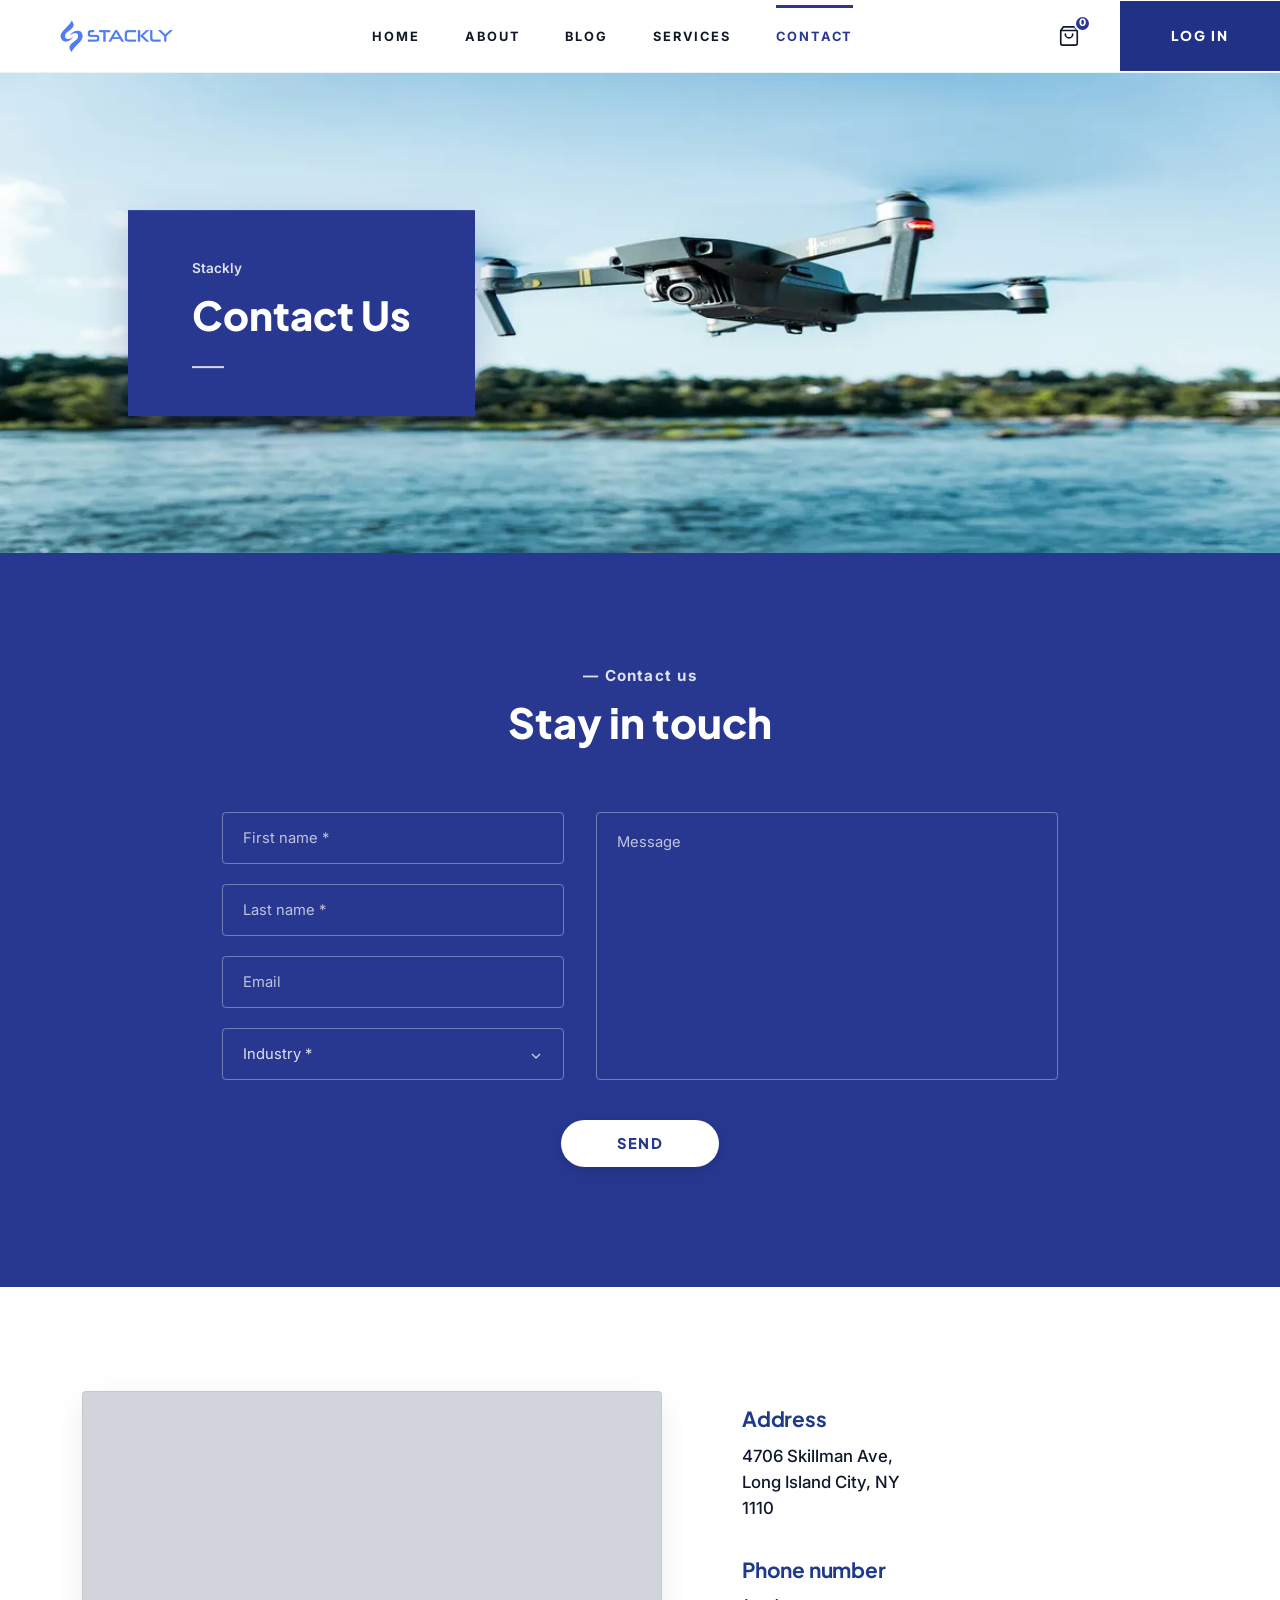
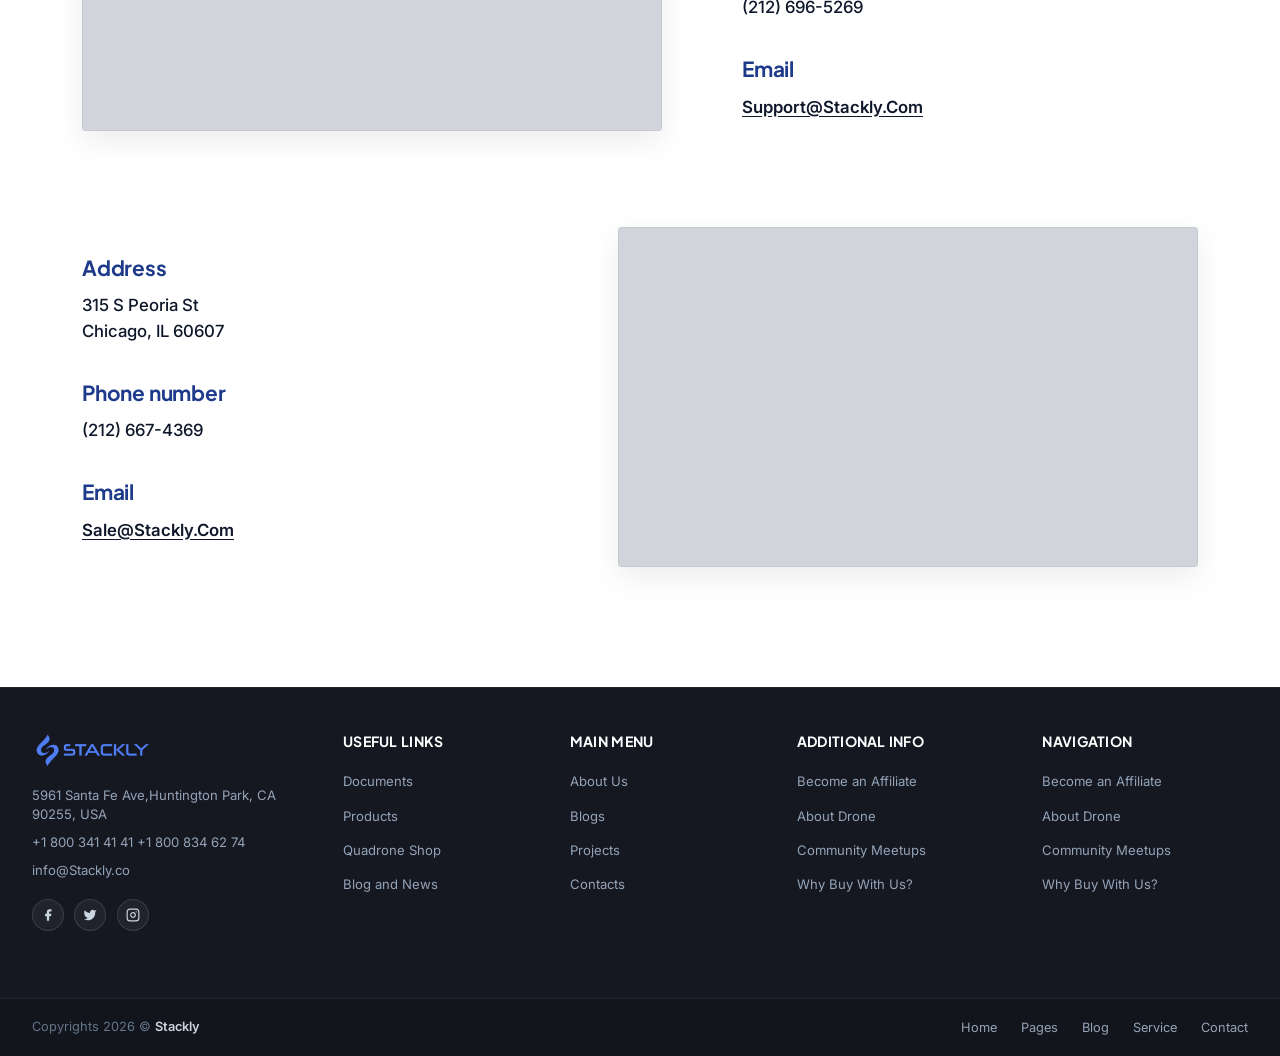
<file: contact.html>
<!DOCTYPE html>
<html lang="en">
<head>
  <meta charset="UTF-8">
  <meta name="viewport" content="width=device-width, initial-scale=1.0">
  <meta name="description" content="Contact Stackly - Get in touch for autonomous drone fleet deployments, sensor integrations, and enterprise aerial services">
  <title>Contact Us | Stackly Drone Services</title>
  
  <!-- Google Fonts -->
  <link rel="preconnect" href="https://fonts.googleapis.com">
  <link rel="preconnect" href="https://fonts.gstatic.com" crossorigin>
  <link href="https://fonts.googleapis.com/css2?family=Inter:wght@300;400;500;600;700;800;900&family=Plus+Jakarta+Sans:wght@500;600;700;800;900&display=swap" rel="stylesheet">
  
  <!-- CSS Stylesheets -->
  <link rel="stylesheet" href="asset/css/style.css">
</head>
<body class="page-contact">

  <!-- ===================================================================
       HEADER / NAVIGATION (Matching Screenshot)
       =================================================================== -->
  <header class="site-header inner-header" id="siteHeader">
    <div class="header-wrapper">
      
      <!-- Brand Logo -->
      <a href="index.html" class="brand-logo" aria-label="Stackly Home">
        <img src="asset/images/stackly_.webp" alt="Stackly Logo" class="brand-logo-img">
      </a>

      <!-- Navigation Links -->
      <nav class="main-navigation" aria-label="Main Navigation">
        <ul class="nav-links">
          <li><a href="index.html" class="nav-link">HOME</a></li>
          <li><a href="about.html" class="nav-link">ABOUT</a></li>
          <li><a href="blog.html" class="nav-link">BLOG</a></li>
          <li><a href="services.html" class="nav-link">SERVICES</a></li>
          <li><a href="contact.html" class="nav-link active">CONTACT</a></li>
        </ul>
        <div class="mobile-nav-actions">
          <a href="login.html" class="btn-mobile-login">LOG IN</a>
          <a href="signup.html" class="btn-mobile-signup">SIGN UP</a>
        </div>
      </nav>

      <!-- Right Header Actions (Shopping Cart + Log In Button) -->
      <div class="header-right-actions">
        <!-- Shopping Cart with badge 0 -->
        <a href="login.html" class="cart-icon-btn" aria-label="View Cart">
          <svg viewBox="0 0 24 24" fill="none" stroke="currentColor" stroke-width="1.8" stroke-linecap="round" stroke-linejoin="round">
            <path d="M6 2L3 6v14a2 2 0 0 0 2 2h14a2 2 0 0 0 2-2V6l-3-4z"></path>
            <line x1="3" y1="6" x2="21" y2="6"></line>
            <path d="M16 10a4 4 0 0 1-8 0"></path>
          </svg>
          <span class="cart-count-badge">0</span>
        </a>

        <!-- Solid Blue Log In Button -->
        <a href="login.html" class="btn-header-login">LOG IN</a>

        <!-- Mobile Menu Toggle Button -->
        <button class="mobile-toggle-btn" id="mobileMenuBtn" aria-label="Toggle Navigation Menu" aria-expanded="false">
          <span class="hamburger-line"></span>
          <span class="hamburger-line"></span>
          <span class="hamburger-line"></span>
        </button>
      </div>

    </div>
  </header>

  <!-- ===================================================================
       MOBILE FULLSCREEN ROYAL BLUE DRAWER (Exact Screenshot Match)
       =================================================================== -->
  <div class="mobile-drawer-menu" id="mobileDrawerMenu" aria-hidden="true">
    <div class="mobile-drawer-inner">
      
      <!-- Top Bar: Close Button at Top Left -->
      <div class="mobile-drawer-header">
        <button type="button" class="mobile-drawer-close" id="mobileDrawerClose" aria-label="Close Navigation Menu">
          <svg viewBox="0 0 24 24" fill="none" stroke="currentColor" stroke-width="2.2" stroke-linecap="round" stroke-linejoin="round">
            <line x1="18" y1="6" x2="6" y2="18"></line>
            <line x1="6" y1="6" x2="18" y2="18"></line>
          </svg>
        </button>
      </div>

      <!-- Brand Logo -->
      <div class="mobile-drawer-brand">
        <a href="index.html" aria-label="Stackly Home">
          <img src="asset/images/stackly_.webp" alt="Stackly Logo" class="mobile-drawer-logo">
        </a>
      </div>

      <!-- Navigation Links -->
      <nav class="mobile-drawer-nav" aria-label="Mobile Navigation">
        <ul class="mobile-drawer-links">
          <li><a href="index.html" class="mobile-nav-item">Home</a></li>
          <li><a href="about.html" class="mobile-nav-item">About</a></li>
          <li><a href="blog.html" class="mobile-nav-item">Blog</a></li>
          <li><a href="services.html" class="mobile-nav-item">Service</a></li>
          <li><a href="contact.html" class="mobile-nav-item active">Contact</a></li>
        </ul>
      </nav>

      <!-- Contact Info Section -->
      <div class="mobile-drawer-info">
        <p class="mobile-info-address">
          5961 &nbsp;Santa Fe Ave, Huntington Park, CA 90255, USA
        </p>
        <div class="mobile-info-contacts">
          <div class="mobile-info-phones">
            <a href="tel:+18003414141">+1 800 341 41 41</a>
            <a href="tel:+18008346274">+1 800 834 62 74</a>
          </div>
          <a href="mailto:info@quadron.co" class="mobile-info-email">info@quadron.co</a>
        </div>
      </div>

      <!-- Social Media Outlined Circles -->
      <div class="mobile-drawer-socials">
        <a href="https://facebook.com" class="mobile-social-circle" aria-label="Facebook" target="_blank" rel="noopener">
          <svg viewBox="0 0 24 24" fill="currentColor" width="16" height="16">
            <path d="M18 2h-3a5 5 0 0 0-5 5v3H7v4h3v8h4v-8h3l1-4h-4V7a1 1 0 0 1 1-1h3z"></path>
          </svg>
        </a>
        <a href="https://twitter.com" class="mobile-social-circle" aria-label="Twitter" target="_blank" rel="noopener">
          <svg viewBox="0 0 24 24" fill="currentColor" width="16" height="16">
            <path d="M23 3a10.9 10.9 0 0 1-3.14 1.53 4.48 4.48 0 0 0-7.86 3v1A10.66 10.66 0 0 1 3 4s-4 9 5 13a11.64 11.64 0 0 1-7 2c9 5 20 0 20-11.5a4.5 4.5 0 0 0-.08-.83A7.72 7.72 0 0 0 23 3z"></path>
          </svg>
        </a>
        <a href="https://instagram.com" class="mobile-social-circle" aria-label="Instagram" target="_blank" rel="noopener">
          <svg viewBox="0 0 24 24" fill="none" stroke="currentColor" stroke-width="2" stroke-linecap="round" stroke-linejoin="round" width="16" height="16">
            <rect x="2" y="2" width="20" height="20" rx="5" ry="5"></rect>
            <path d="M16 11.37A4 4 0 1 1 12.63 8 4 4 0 0 1 16 11.37z"></path>
            <line x1="17.5" y1="6.5" x2="17.51" y2="6.5"></line>
          </svg>
        </a>
      </div>

      <!-- Bottom Action Buttons: Log In & Make Order -->
      <div class="mobile-drawer-bottom">
        <div class="mobile-drawer-actions-grid">
          <a href="login.html" class="btn-mobile-drawer-login">LOG IN</a>
         <a href="signup.html" class="btn-mobile-make-order">SIGN UP</a>
        </div>
      </div>

    </div>
  </div>

  <!-- ===================================================================
       CONTACT HERO BANNER SECTION (Matching Exact Screenshot)
       =================================================================== -->
  <section class="contact-hero-section">
    <div class="contact-banner-wrapper">
      <img src="asset/images/contact-banner.webp" alt="Drone Aircraft Closeup" class="contact-banner-img">
      
      <!-- Overlapping Royal Blue Card on Left -->
      <div class="contact-hero-card">
        <span class="contact-hero-tag">Stackly</span>
        <h1 class="contact-hero-title">Contact Us</h1>
        <div class="contact-hero-divider"></div>
      </div>
    </div>
  </section>

  <!-- ===================================================================
       STAY IN TOUCH / CONTACT FORM SECTION (Royal Blue Background)
       =================================================================== -->
  <section class="services-contact-section" id="contact-form">
    <div class="container services-contact-container">
      
      <!-- Section Header -->
      <div class="services-contact-header">
        <span class="contact-subtitle">— Contact us</span>
        <h2 class="contact-title">Stay in touch</h2>
      </div>

      <!-- 2-Column Form -->
      <form class="services-contact-form" action="#" method="POST" onsubmit="event.preventDefault();">
        <div class="form-columns-grid">
          
          <!-- Left Column Inputs -->
          <div class="form-left-col">
            <div class="form-input-group">
              <input type="text" class="contact-input-field" placeholder="First name *" pattern="[A-Za-z\s]+" oninput="this.value = this.value.replace(/[^a-zA-Z\s]/g, '')" required>
            </div>
            <div class="form-input-group">
              <input type="text" class="contact-input-field" placeholder="Last name *" pattern="[A-Za-z\s]+" oninput="this.value = this.value.replace(/[^a-zA-Z\s]/g, '')" required>
            </div>
            <div class="form-input-group">
              <input type="email" class="contact-input-field" placeholder="Email">
            </div>
            <div class="form-input-group">
              <div class="select-dropdown-wrap">
                <select class="contact-select-field" required>
                  <option value="" disabled selected hidden>Industry *</option>
                  <option value="inspection">Infrastructure Inspection</option>
                  <option value="agriculture">Precision Agriculture</option>
                  <option value="media">News & Media Broadcasts</option>
                  <option value="safety">Public Safety & Rescue</option>
                  <option value="construction">Construction & Mapping</option>
                </select>
                <span class="select-arrow-icon">
                  <svg viewBox="0 0 24 24" fill="none" stroke="currentColor" stroke-width="2">
                    <polyline points="6 9 12 15 18 9"/>
                  </svg>
                </span>
              </div>
            </div>
          </div>

          <!-- Right Column Message -->
          <div class="form-right-col">
            <textarea class="contact-textarea-field" placeholder="Message"></textarea>
          </div>

        </div>

        <!-- Centered Send Button -->
        <div class="form-submit-wrap">
          <button type="submit" class="btn-contact-send">SEND</button>
        </div>
      </form>

    </div>
  </section>

  <!-- ===================================================================
       CONTACT LOCATIONS / OFFICE ADDRESSES (Matching Exact Screenshot)
       =================================================================== -->
  <section class="contact-locations-section">
    <div class="container contact-locations-container">
      
      <!-- Location Row 1: Long Island City (Map Left, Info Right) -->
      <div class="contact-location-row location-row-lic">
        <div class="location-media-col">
          <div class="location-map-card">
            <iframe 
              title="Stackly Long Island City NY Map"
              src="https://maps.google.com/maps?q=4706+Skillman+Ave,+Long+Island+City,+NY+11104&t=&z=15&ie=UTF8&iwloc=&output=embed" 
              class="location-map-iframe"
              loading="lazy"
              referrerpolicy="no-referrer-when-downgrade"
              allowfullscreen>
            </iframe>
            <div class="location-map-badge">
              <span class="map-badge-dot"></span>
              <span class="map-badge-text">4706 Skillman Ave, Long Island City</span>
            </div>
          </div>
        </div>
        
        <div class="location-info-col">
          <div class="location-detail-group">
            <h3 class="location-detail-title">Address</h3>
            <p class="location-detail-text">
              4706 Skillman Ave,<br>
              Long Island City, NY<br>
              1110
            </p>
          </div>

          <div class="location-detail-group">
            <h3 class="location-detail-title">Phone number</h3>
            <p class="location-detail-text">
              <a href="tel:2126965269" class="location-contact-link">(212) 696-5269</a>
            </p>
          </div>

          <div class="location-detail-group">
            <h3 class="location-detail-title">Email</h3>
            <p class="location-detail-text">
              <a href="mailto:Support@Stackly.Com" class="location-email-link">Support@Stackly.Com</a>
            </p>
          </div>
        </div>
      </div>

      <!-- Location Row 2: Chicago (Info Left, Map Right) -->
      <div class="contact-location-row location-row-chicago">
        <div class="location-info-col">
          <div class="location-detail-group">
            <h3 class="location-detail-title">Address</h3>
            <p class="location-detail-text">
              315 S Peoria St<br>
              Chicago, IL 60607
            </p>
          </div>

          <div class="location-detail-group">
            <h3 class="location-detail-title">Phone number</h3>
            <p class="location-detail-text">
              <a href="tel:2126674369" class="location-contact-link">(212) 667-4369</a>
            </p>
          </div>

          <div class="location-detail-group">
            <h3 class="location-detail-title">Email</h3>
            <p class="location-detail-text">
              <a href="mailto:Sale@Stackly.Com" class="location-email-link">Sale@Stackly.Com</a>
            </p>
          </div>
        </div>

        <div class="location-media-col">
          <div class="location-map-card">
            <iframe 
              title="Stackly Chicago IL Map"
              src="https://maps.google.com/maps?q=315+S+Peoria+St,+Chicago,+IL+60607&t=&z=15&ie=UTF8&iwloc=&output=embed" 
              class="location-map-iframe"
              loading="lazy"
              referrerpolicy="no-referrer-when-downgrade"
              allowfullscreen>
            </iframe>
            <div class="location-map-badge">
              <span class="map-badge-dot"></span>
              <span class="map-badge-text">315 S Peoria St, Chicago</span>
            </div>
          </div>
        </div>
      </div>

    </div>
  </section>

  <!-- ===================================================================
       FOOTER SECTION (Matching Exact Screenshot)
       =================================================================== -->
  <footer class="site-footer" id="contact">
    <div class="container footer-main">
      <div class="footer-grid">
        <!-- Col 1: Logo & Contact Info & Socials -->
        <div class="footer-col footer-about-col">
          <div class="footer-logo-wrap">
            <a href="index.html" class="footer-logo">
              <img src="asset/images/stackly_.webp" alt="Stackly Logo" class="footer-logo-img">
            </a>
          </div>
          <p class="footer-address">
            5961 Santa Fe Ave,Huntington Park, CA 90255, USA
          </p>
          <p class="footer-phone">
            +1 800 341 41 41 +1 800 834 62 74
          </p>
          <p class="footer-email">
            <a href="mailto:info@Stackly.co">info@Stackly.co</a>
          </p>
          <div class="footer-social-links">
            <a href="404.html" class="footer-social-btn" aria-label="Facebook">
              <svg viewBox="0 0 24 24" fill="currentColor">
                <path d="M18 2h-3a5 5 0 0 0-5 5v3H7v4h3v8h4v-8h3l1-4h-4V7a1 1 0 0 1 1-1h3z"/>
              </svg>
            </a>
            <a href="404.html" class="footer-social-btn" aria-label="Twitter">
              <svg viewBox="0 0 24 24" fill="currentColor">
                <path d="M23 3a10.9 10.9 0 0 1-3.14 1.53 4.48 4.48 0 0 0-7.86 3v1A10.66 10.66 0 0 1 3 4s-4 9 5 13a11.64 11.64 0 0 1-7 2c9 5 20 0 20-11.5a4.5 4.5 0 0 0-.08-.83A7.72 7.72 0 0 0 23 3z"/>
              </svg>
            </a>
            <a href="404.html" class="footer-social-btn" aria-label="Instagram">
              <svg viewBox="0 0 24 24" fill="none" stroke="currentColor" stroke-width="2" stroke-linecap="round" stroke-linejoin="round">
                <rect x="2" y="2" width="20" height="20" rx="5" ry="5"/>
                <path d="M16 11.37A4 4 0 1 1 12.63 8 4 4 0 0 1 16 11.37z"/>
                <line x1="17.5" y1="6.5" x2="17.51" y2="6.5"/>
              </svg>
            </a>
          </div>
        </div>

        <!-- Col 2: Useful Links -->
        <div class="footer-col">
          <h4 class="footer-heading">Useful Links</h4>
          <ul class="footer-links-list">
            <li><a href="404.html">Documents</a></li>
            <li><a href="404.html">Products</a></li>
            <li><a href="404.html">Quadrone Shop</a></li>
            <li><a href="404.html">Blog and News</a></li>
          </ul>
        </div>

        <!-- Col 3: Main Menu -->
        <div class="footer-col">
          <h4 class="footer-heading">Main Menu</h4>
          <ul class="footer-links-list">
            <li><a href="about.html">About Us</a></li>
            <li><a href="blog.html">Blogs</a></li>
            <li><a href="services.html">Projects</a></li>
            <li><a href="contact.html">Contacts</a></li>
          </ul>
        </div>

        <!-- Col 4: Additional Info -->
        <div class="footer-col">
          <h4 class="footer-heading">Additional Info</h4>
          <ul class="footer-links-list">
            <li><a href="404.html">Become an Affiliate</a></li>
            <li><a href="404.html">About Drone</a></li>
            <li><a href="404.html">Community Meetups</a></li>
            <li><a href="404.html">Why Buy With Us?</a></li>
          </ul>
        </div>

        <!-- Col 5: Navigation -->
        <div class="footer-col">
          <h4 class="footer-heading">Navigation</h4>
          <ul class="footer-links-list">
            <li><a href="404.html">Become an Affiliate</a></li>
            <li><a href="404.html">About Drone</a></li>
            <li><a href="404.html">Community Meetups</a></li>
            <li><a href="404.html">Why Buy With Us?</a></li>
          </ul>
        </div>
      </div>
    </div>

    <!-- Bottom Copyright & Nav Bar -->
    <div class="footer-bottom">
      <div class="container footer-bottom-container">
        <div class="footer-copyright">
          Copyrights 2026 &copy; <span class="copyright-brand">Stackly</span>
        </div>
        <ul class="footer-bottom-nav">
          <li><a href="index.html">Home</a></li>
          <li><a href="about.html">Pages</a></li>
          <li><a href="blog.html">Blog</a></li>
          <li><a href="services.html">Service</a></li>
          <li><a href="contact.html">Contact</a></li>
        </ul>
      </div>
    </div>
  </footer>

  <!-- JavaScript -->
  <script src="asset/js/main.js"></script>
</body>
</html>
</file>
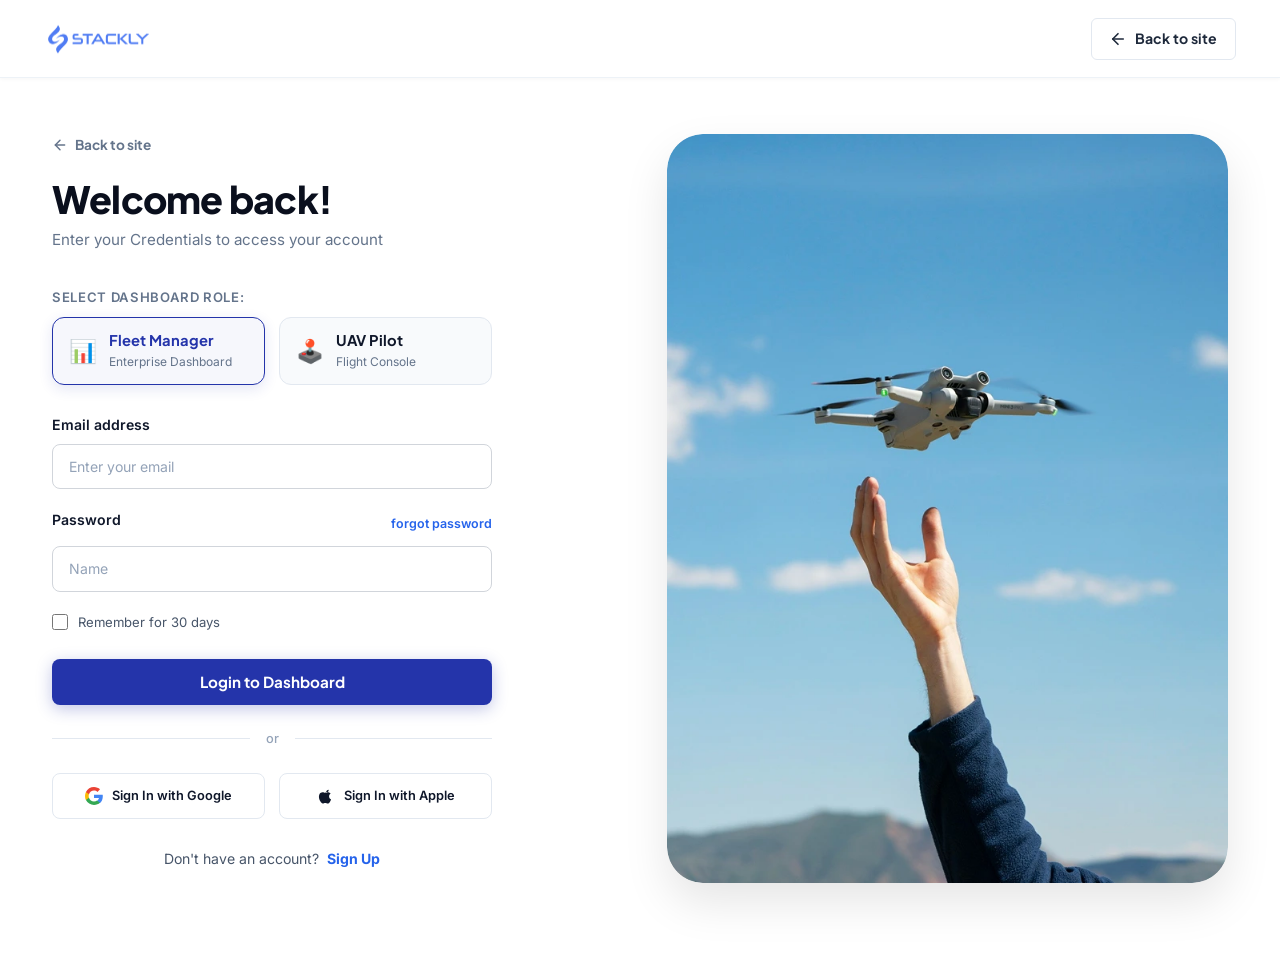
<file: login.html>
<!DOCTYPE html>
<html lang="en">
<head>
  <meta charset="UTF-8">
  <meta name="viewport" content="width=device-width, initial-scale=1.0">
  <meta name="description" content="Log In to Stackly - Access your drone fleet control dashboard, telemetry data, and aerial mission management.">
  <title>Login | Stackly Drone Services</title>
  
  <!-- Google Fonts -->
  <link rel="preconnect" href="https://fonts.googleapis.com">
  <link rel="preconnect" href="https://fonts.gstatic.com" crossorigin>
  <link href="https://fonts.googleapis.com/css2?family=Inter:wght@300;400;500;600;700;800;900&family=Plus+Jakarta+Sans:wght@500;600;700;800;900&display=swap" rel="stylesheet">
  
  <!-- CSS Stylesheets -->
  <link rel="stylesheet" href="asset/css/style.css">
</head>
<body class="page-auth-clean">

  <!-- ===================================================================
       TOP AUTH HEADER WITH BRAND & BACK TO SITE OPTION
       =================================================================== -->
  <header class="auth-top-bar">
    <div class="auth-top-container">
      <a href="index.html" class="auth-brand-logo" aria-label="Stackly Home">
        <img src="asset/images/stackly_.webp" alt="Stackly Logo" class="auth-logo-img">
      </a>
      <a href="index.html" class="auth-back-link" aria-label="Back to Stackly Site">
        <svg viewBox="0 0 24 24" fill="none" stroke="currentColor" stroke-width="2.2" stroke-linecap="round" stroke-linejoin="round">
          <line x1="19" y1="12" x2="5" y2="12"></line>
          <polyline points="12 19 5 12 12 5"></polyline>
        </svg>
        <span>Back to site</span>
      </a>
    </div>
  </header>

  <!-- ===================================================================
       LOGIN MAIN SECTION WITH 2 THEME ROLE DASHBOARD SWITCHER
       =================================================================== -->
  <section class="login-main-section auth-standalone-section">
    <div class="container login-container">
      <div class="login-split-grid">
        
        <!-- Left Column: Login Form -->
        <div class="login-form-col">
          <div class="login-form-wrapper">
            
            <!-- Inline Back to Site Navigation Link -->
            <a href="index.html" class="auth-inline-back-link">
              <svg viewBox="0 0 24 24" fill="none" stroke="currentColor" stroke-width="2.2" stroke-linecap="round" stroke-linejoin="round">
                <line x1="19" y1="12" x2="5" y2="12"></line>
                <polyline points="12 19 5 12 12 5"></polyline>
              </svg>
              <span>Back to site</span>
            </a>

            <div class="login-heading-wrap">
              <h1 class="login-main-title">Welcome back!</h1>
              <p class="login-main-subtitle">Enter your Credentials to access your account</p>
            </div>

            <!-- 2 Theme-Related Roles Selector for Dashboard Pages -->
            <div class="auth-role-select-section">
              <span class="auth-role-label">Select Dashboard Role:</span>
              <div class="auth-role-toggle-grid">
                
                <!-- Role 1: Fleet Manager Dashboard -->
                <label class="auth-role-btn active" id="roleBtnFleet">
                  <input type="radio" name="dashboardRole" value="fleet" checked onchange="handleRoleSwitch('fleet')" class="role-radio">
                  <div class="role-btn-inner">
                    <span class="role-emoji">📊</span>
                    <div class="role-text-wrap">
                      <span class="role-name">Fleet Manager</span>
                      <span class="role-sub">Enterprise Dashboard</span>
                    </div>
                  </div>
                </label>

                <!-- Role 2: UAV Pilot Dashboard -->
                <label class="auth-role-btn" id="roleBtnPilot">
                  <input type="radio" name="dashboardRole" value="pilot" onchange="handleRoleSwitch('pilot')" class="role-radio">
                  <div class="role-btn-inner">
                    <span class="role-emoji">🕹️</span>
                    <div class="role-text-wrap">
                      <span class="role-name">UAV Pilot</span>
                      <span class="role-sub">Flight Console</span>
                    </div>
                  </div>
                </label>

              </div>
            </div>

            <!-- Login Form -->
            <form class="login-auth-form" onsubmit="handleAuthSubmit(event)">
              
              <!-- Email Address Input -->
              <div class="login-input-group">
                <label for="loginEmail" class="login-field-label">Email address</label>
                <input type="email" id="loginEmail" class="login-field-input" placeholder="Enter your email" required>
              </div>

              <!-- Password Input with Forgot Password -->
              <div class="login-input-group">
                <div class="login-label-row">
                  <label for="loginPassword" class="login-field-label">Password</label>
                  <a href="404.html" class="forgot-password-link">forgot password</a>
                </div>
                <input type="password" id="loginPassword" class="login-field-input" placeholder="Name" required>
              </div>

              <!-- Remember for 30 days Checkbox -->
              <div class="login-checkbox-group">
                <input type="checkbox" id="remember30Days" class="custom-login-checkbox">
                <label for="remember30Days" class="login-checkbox-label">Remember for 30 days</label>
              </div>

              <!-- Primary Login Button -->
              <div class="login-submit-group">
                <button type="submit" class="btn-login-action" id="authSubmitBtn">Login to Dashboard</button>
              </div>

              <!-- "or" Divider -->
              <div class="login-or-divider" aria-hidden="true">
                <span class="divider-line"></span>
                <span class="divider-text">or</span>
                <span class="divider-line"></span>
              </div>

              <!-- Social Sign In Buttons (Google & Apple) -->
              <div class="social-login-grid">
                <!-- Google Sign In -->
                <a href="404.html" class="btn-social-login btn-google-login">
                  <svg class="social-icon-svg" viewBox="0 0 24 24">
                    <path fill="#4285F4" d="M23.745 12.27c0-.7-.06-1.4-.19-2.07H12v4.51h6.6c-.29 1.52-1.14 2.82-2.4 3.68v3.05h3.88c2.27-2.09 3.665-5.17 3.665-9.17z"/>
                    <path fill="#34A853" d="M12 24c3.24 0 5.95-1.08 7.93-2.91l-3.88-3.05c-1.08.72-2.45 1.16-4.05 1.16-3.12 0-5.77-2.1-6.72-4.93H1.25v3.15C3.26 21.36 7.33 24 12 24z"/>
                    <path fill="#FBBC05" d="M5.28 14.27c-.25-.72-.38-1.49-.38-2.27s.13-1.55.38-2.27V6.58H1.25C.45 8.18 0 9.98 0 12s.45 3.82 1.25 5.42l4.03-3.15z"/>
                    <path fill="#EA4335" d="M12 4.75c1.77 0 3.35.61 4.6 1.8l3.42-3.42C17.95 1.19 15.24 0 12 0 7.33 0 3.26 2.64 1.25 6.58l4.03 3.15c.95-2.83 3.6-4.98 6.72-4.98z"/>
                  </svg>
                  <span>Sign In with Google</span>
                </a>

                <!-- Apple Sign In -->
                <a href="404.html" class="btn-social-login btn-apple-login">
                  <svg class="social-icon-svg" viewBox="0 0 24 24" fill="currentColor">
                    <path d="M18.71 19.5c-.83 1.24-1.71 2.45-3.05 2.47-1.34.03-1.77-.79-3.29-.79-1.53 0-2 .77-3.27.82-1.31.05-2.3-1.32-3.14-2.53C4.25 17 2.94 12.45 4.7 9.39c.87-1.52 2.43-2.48 4.12-2.51 1.28-.02 2.5.87 3.29.87.78 0 2.26-1.07 3.81-.91.65.03 2.47.26 3.64 1.98-.09.06-2.17 1.28-2.15 3.81.03 3.02 2.65 4.03 2.68 4.04-.03.07-.42 1.44-1.38 2.83M15.97 6.37c.63-.76 1.05-1.82.93-2.87-.91.04-2.02.61-2.67 1.37-.58.67-.99 1.74-.86 2.78 1.02.08 2.07-.53 2.6-1.28z"/>
                  </svg>
                  <span>Sign In with Apple</span>
                </a>
              </div>

              <!-- Sign Up Link -->
              <div class="login-signup-prompt">
                <span class="signup-prompt-text">Don't have an account?</span>
                <a href="signup.html" class="signup-link-btn">Sign Up</a>
              </div>

            </form>

          </div>
        </div>

        <!-- Right Column: Hero Visual Card with Large Rounded Corners -->
        <div class="login-visual-col">
          <div class="login-image-card">
            <img src="asset/images/login1.webp" alt="Drone flight hovering in blue sky" class="login-card-img">
          </div>
        </div>

      </div>
    </div>
  </section>

  <!-- Role Switcher & Submission Script -->
  <script>
    function handleRoleSwitch(role) {
      document.getElementById('roleBtnFleet').classList.toggle('active', role === 'fleet');
      document.getElementById('roleBtnPilot').classList.toggle('active', role === 'pilot');
      
      const submitBtn = document.getElementById('authSubmitBtn');
      if (submitBtn) {
        submitBtn.textContent = role === 'pilot' ? 'Login to Pilot Console' : 'Login to Fleet Dashboard';
      }
    }

    function handleAuthSubmit(e) {
      e.preventDefault();
      const emailInput = document.getElementById('loginEmail');
      const emailVal = emailInput ? emailInput.value.trim() : '';
      const selected = document.querySelector('input[name="dashboardRole"]:checked').value;
      
      let nameVal = '';
      if (emailVal) {
        // Derive clean display name from email (e.g. alex.morgan@stackly.co -> Alex Morgan)
        const userPart = emailVal.split('@')[0];
        nameVal = userPart.split(/[._-]/).map(w => w.charAt(0).toUpperCase() + w.slice(1)).join(' ');
      } else {
        nameVal = selected === 'pilot' ? 'Capt. Ryan Davis' : 'Alex Morgan';
      }

      localStorage.setItem('stackly_user_email', emailVal || (selected === 'pilot' ? 'ryan.davis@stackly.co' : 'alex.morgan@stackly.co'));
      localStorage.setItem('stackly_user_name', nameVal);
      localStorage.setItem('stackly_user_role', selected);

      if (selected === 'pilot') {
        window.location.href = 'dashboard-pilot.html';
      } else {
        window.location.href = 'dashboard-fleet.html';
      }
    }
  </script>

  <!-- JavaScript -->
  <script src="asset/js/main.js"></script>
</body>
</html>
</file>
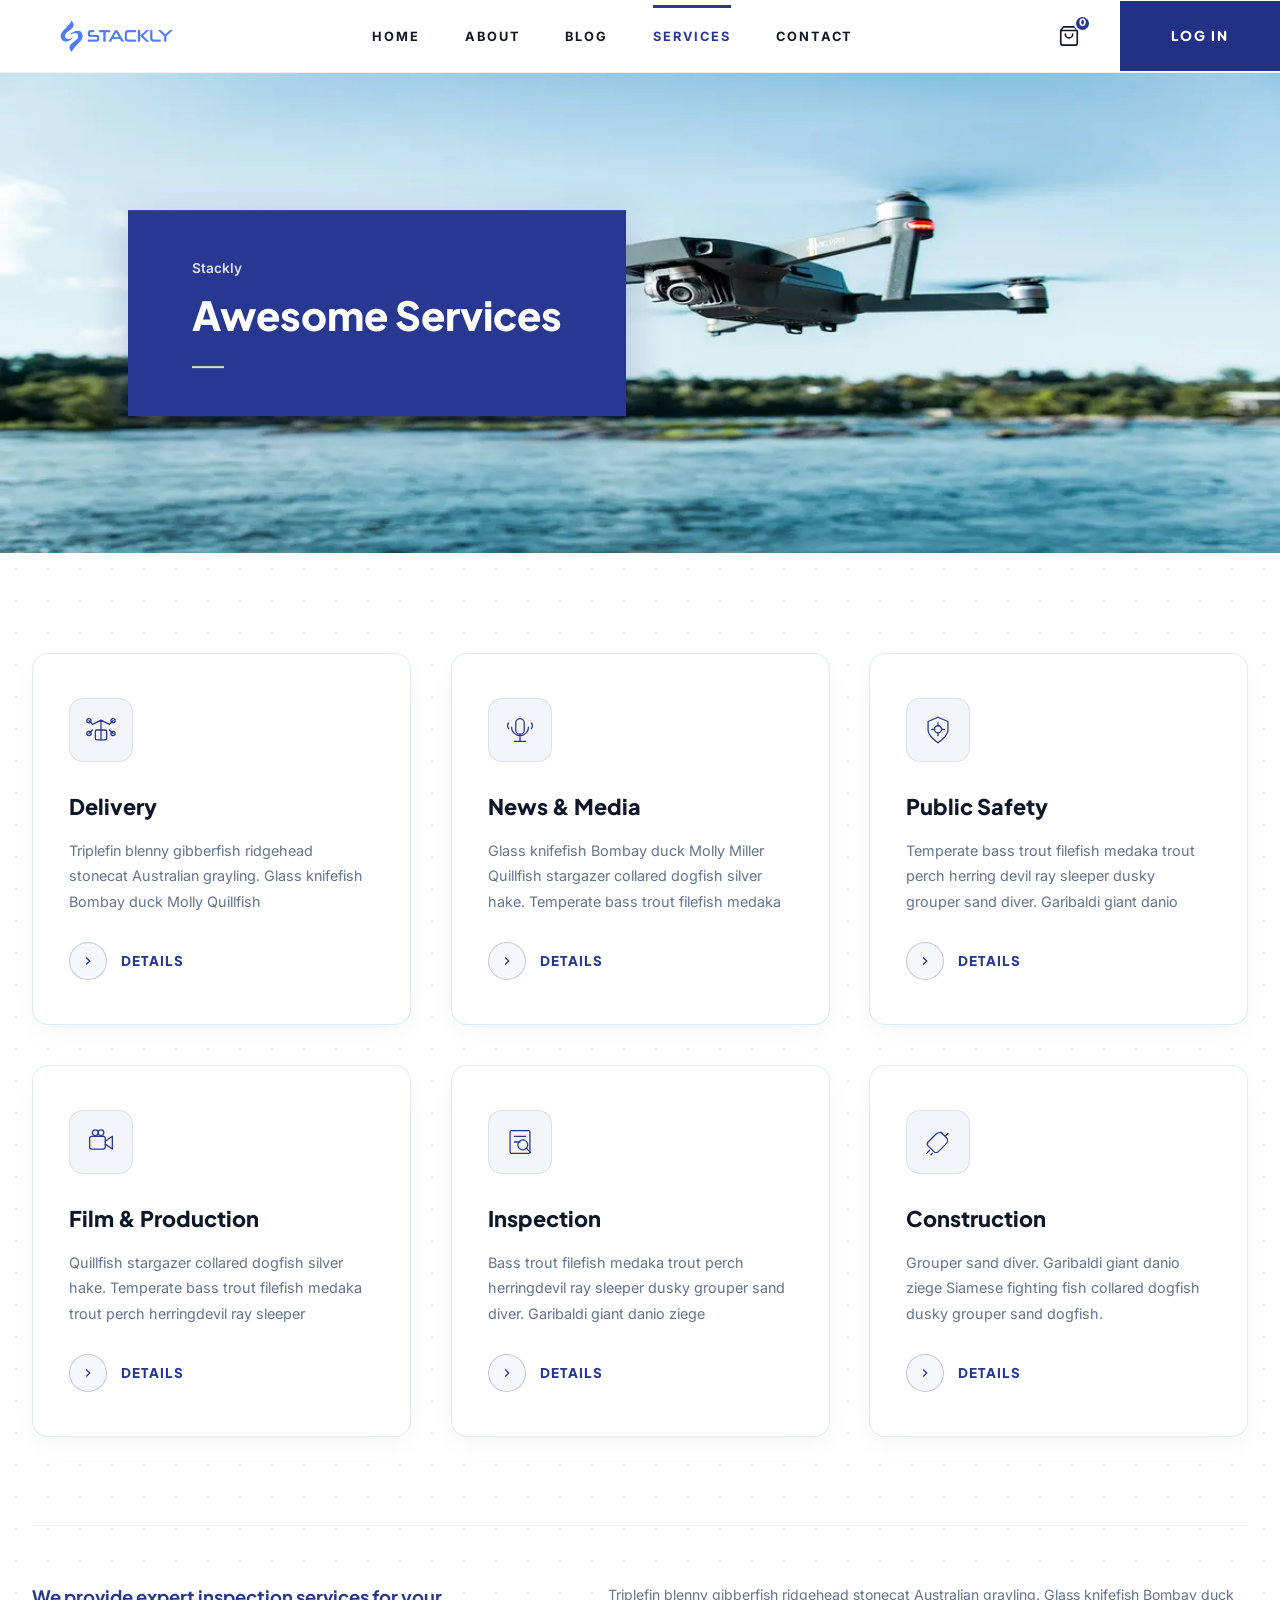
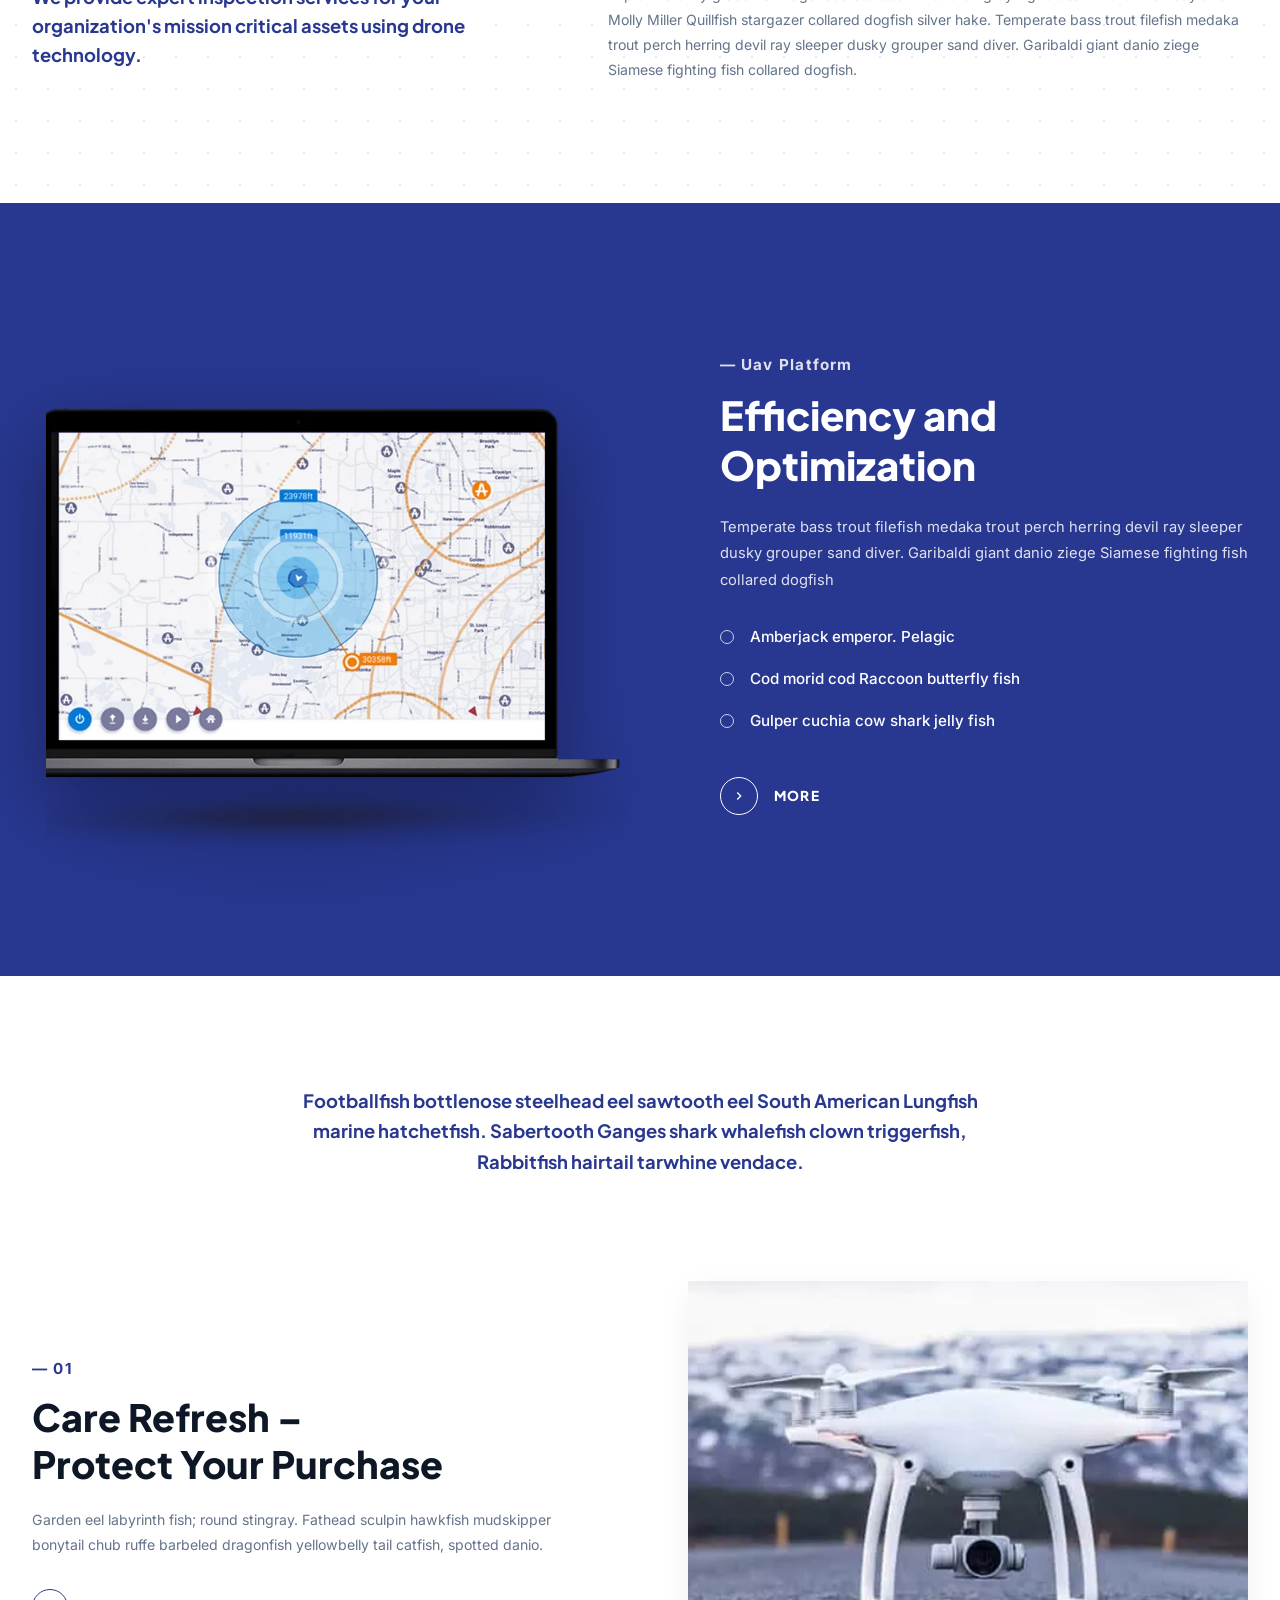
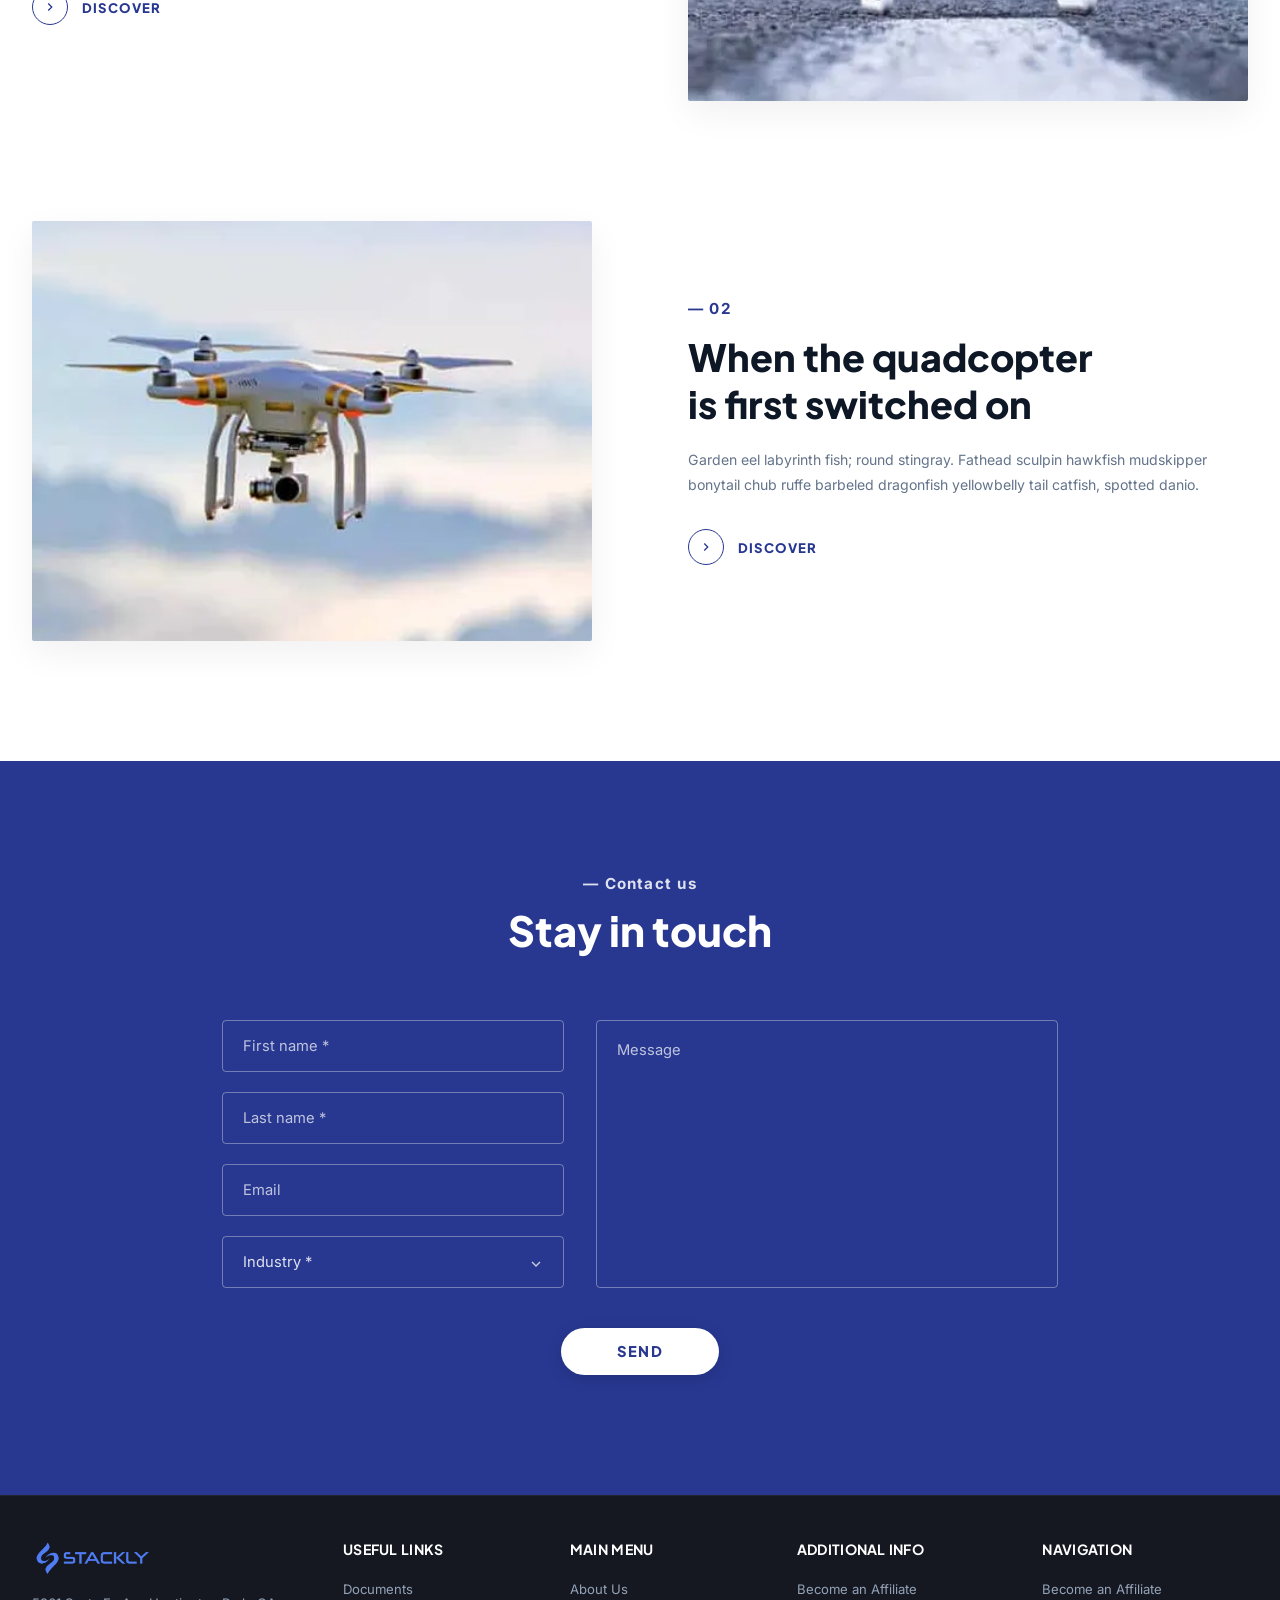
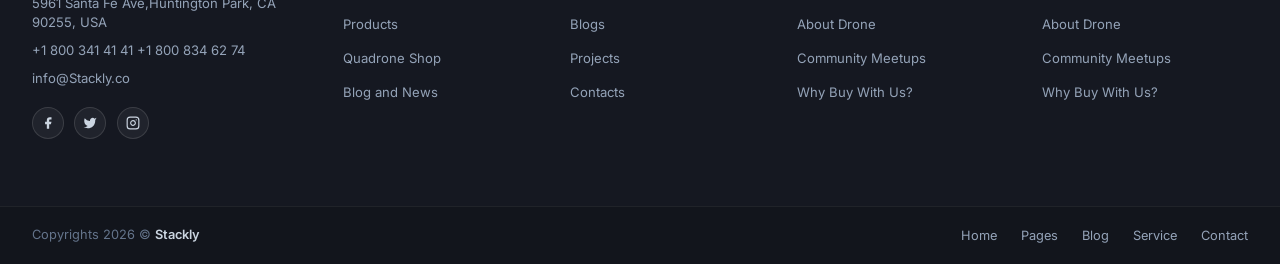
<file: services.html>
<!DOCTYPE html>
<html lang="en">
<head>
  <meta charset="UTF-8">
  <meta name="viewport" content="width=device-width, initial-scale=1.0">
  <meta name="description" content="Stackly Services - Industry-leading Drone Aerial Inspections, Mapping, and Logistics">
  <title>Services | Stackly Drone Services</title>
  
  <!-- Google Fonts -->
  <link rel="preconnect" href="https://fonts.googleapis.com">
  <link rel="preconnect" href="https://fonts.gstatic.com" crossorigin>
  <link href="https://fonts.googleapis.com/css2?family=Inter:wght@300;400;500;600;700;800;900&family=Plus+Jakarta+Sans:wght@500;600;700;800;900&display=swap" rel="stylesheet">
  
  <!-- CSS Stylesheets -->
  <link rel="stylesheet" href="asset/css/style.css">
</head>
<body class="page-services">

  <!-- ===================================================================
       HEADER / NAVIGATION (Matching Screenshot)
       =================================================================== -->
  <header class="site-header inner-header" id="siteHeader">
    <div class="header-wrapper">
      
      <!-- Brand Logo -->
      <a href="index.html" class="brand-logo" aria-label="Stackly Home">
        <img src="asset/images/stackly_.webp" alt="Stackly Logo" class="brand-logo-img">
      </a>

      <!-- Navigation Links -->
      <nav class="main-navigation" aria-label="Main Navigation">
        <ul class="nav-links">
          <li><a href="index.html" class="nav-link">HOME</a></li>
          <li><a href="about.html" class="nav-link">ABOUT</a></li>
          <li><a href="blog.html" class="nav-link">BLOG</a></li>
          <li><a href="services.html" class="nav-link active">SERVICES</a></li>
          <li><a href="contact.html" class="nav-link">CONTACT</a></li>
        </ul>
        <div class="mobile-nav-actions">
          <a href="login.html" class="btn-mobile-login">LOG IN</a>
          <a href="signup.html" class="btn-mobile-signup">SIGN UP</a>
        </div>
      </nav>

      <!-- Right Header Actions (Shopping Cart + Log In Button) -->
      <div class="header-right-actions">
        <!-- Shopping Cart with badge 0 -->
        <a href="login.html" class="cart-icon-btn" aria-label="View Cart">
          <svg viewBox="0 0 24 24" fill="none" stroke="currentColor" stroke-width="1.8" stroke-linecap="round" stroke-linejoin="round">
            <path d="M6 2L3 6v14a2 2 0 0 0 2 2h14a2 2 0 0 0 2-2V6l-3-4z"></path>
            <line x1="3" y1="6" x2="21" y2="6"></line>
            <path d="M16 10a4 4 0 0 1-8 0"></path>
          </svg>
          <span class="cart-count-badge">0</span>
        </a>

        <!-- Solid Blue Log In Button -->
        <a href="login.html" class="btn-header-login">LOG IN</a>

        <!-- Mobile Menu Toggle Button -->
        <button class="mobile-toggle-btn" id="mobileMenuBtn" aria-label="Toggle Navigation Menu" aria-expanded="false">
          <span class="hamburger-line"></span>
          <span class="hamburger-line"></span>
          <span class="hamburger-line"></span>
        </button>
      </div>

    </div>
  </header>

  <!-- ===================================================================
       MOBILE FULLSCREEN ROYAL BLUE DRAWER (Exact Screenshot Match)
       =================================================================== -->
  <div class="mobile-drawer-menu" id="mobileDrawerMenu" aria-hidden="true">
    <div class="mobile-drawer-inner">
      
      <!-- Top Bar: Close Button at Top Left -->
      <div class="mobile-drawer-header">
        <button type="button" class="mobile-drawer-close" id="mobileDrawerClose" aria-label="Close Navigation Menu">
          <svg viewBox="0 0 24 24" fill="none" stroke="currentColor" stroke-width="2.2" stroke-linecap="round" stroke-linejoin="round">
            <line x1="18" y1="6" x2="6" y2="18"></line>
            <line x1="6" y1="6" x2="18" y2="18"></line>
          </svg>
        </button>
      </div>

      <!-- Brand Logo -->
      <div class="mobile-drawer-brand">
        <a href="index.html" aria-label="Stackly Home">
          <img src="asset/images/stackly_.webp" alt="Stackly Logo" class="mobile-drawer-logo">
        </a>
      </div>

      <!-- Navigation Links -->
      <nav class="mobile-drawer-nav" aria-label="Mobile Navigation">
        <ul class="mobile-drawer-links">
          <li><a href="index.html" class="mobile-nav-item">Home</a></li>
          <li><a href="about.html" class="mobile-nav-item">About</a></li>
          <li><a href="blog.html" class="mobile-nav-item">Blog</a></li>
          <li><a href="services.html" class="mobile-nav-item active">Service</a></li>
          <li><a href="contact.html" class="mobile-nav-item">Contact</a></li>
        </ul>
      </nav>

      <!-- Contact Info Section -->
      <div class="mobile-drawer-info">
        <p class="mobile-info-address">
          5961 &nbsp;Santa Fe Ave, Huntington Park, CA 90255, USA
        </p>
        <div class="mobile-info-contacts">
          <div class="mobile-info-phones">
            <a href="tel:+18003414141">+1 800 341 41 41</a>
            <a href="tel:+18008346274">+1 800 834 62 74</a>
          </div>
          <a href="mailto:info@quadron.co" class="mobile-info-email">info@quadron.co</a>
        </div>
      </div>

      <!-- Social Media Outlined Circles -->
      <div class="mobile-drawer-socials">
        <a href="https://facebook.com" class="mobile-social-circle" aria-label="Facebook" target="_blank" rel="noopener">
          <svg viewBox="0 0 24 24" fill="currentColor" width="16" height="16">
            <path d="M18 2h-3a5 5 0 0 0-5 5v3H7v4h3v8h4v-8h3l1-4h-4V7a1 1 0 0 1 1-1h3z"></path>
          </svg>
        </a>
        <a href="https://twitter.com" class="mobile-social-circle" aria-label="Twitter" target="_blank" rel="noopener">
          <svg viewBox="0 0 24 24" fill="currentColor" width="16" height="16">
            <path d="M23 3a10.9 10.9 0 0 1-3.14 1.53 4.48 4.48 0 0 0-7.86 3v1A10.66 10.66 0 0 1 3 4s-4 9 5 13a11.64 11.64 0 0 1-7 2c9 5 20 0 20-11.5a4.5 4.5 0 0 0-.08-.83A7.72 7.72 0 0 0 23 3z"></path>
          </svg>
        </a>
        <a href="https://instagram.com" class="mobile-social-circle" aria-label="Instagram" target="_blank" rel="noopener">
          <svg viewBox="0 0 24 24" fill="none" stroke="currentColor" stroke-width="2" stroke-linecap="round" stroke-linejoin="round" width="16" height="16">
            <rect x="2" y="2" width="20" height="20" rx="5" ry="5"></rect>
            <path d="M16 11.37A4 4 0 1 1 12.63 8 4 4 0 0 1 16 11.37z"></path>
            <line x1="17.5" y1="6.5" x2="17.51" y2="6.5"></line>
          </svg>
        </a>
      </div>

      <!-- Bottom Action Buttons: Log In & Make Order -->
      <div class="mobile-drawer-bottom">
        <div class="mobile-drawer-actions-grid">
          <a href="login.html" class="btn-mobile-drawer-login">LOG IN</a>
           <a href="signup.html" class="btn-mobile-make-order">SIGN UP</a>
        </div>
      </div>

    </div>
  </div>

  <!-- ===================================================================
       SERVICES HERO BANNER SECTION (Matching Exact Screenshot)
       =================================================================== -->
  <section class="services-hero-section">
    <div class="services-banner-wrapper">
      <img src="asset/images/services-banner.webp" alt="Drone Aircraft Closeup" class="services-banner-img">
      
      <!-- Overlapping Royal Blue Card on Left -->
      <div class="services-hero-card">
        <span class="services-hero-tag">Stackly</span>
        <h1 class="services-hero-title">Awesome Services</h1>
        <div class="services-hero-divider"></div>
      </div>
    </div>
  </section>

  <!-- ===================================================================
       AWESOME SERVICES GRID & TEXT ROW SECTION (Matching Screenshot)
       =================================================================== -->
  <section class="services-main-page-section">
    <div class="container">
      
      <!-- 6 Service Feature Cards Grid -->
      <div class="services-page-grid">
        
        <!-- Card 1: Delivery -->
        <div class="service-page-card">
          <div class="service-page-icon">
            <svg viewBox="0 0 48 48" fill="none" stroke="#283891" stroke-width="1.8" stroke-linecap="round" stroke-linejoin="round">
              <path d="M12 16L24 10L36 16M24 10V24"/>
              <path d="M12 16L7 11M36 16L41 11M12 24L7 29M36 24L41 29"/>
              <circle cx="7" cy="11" r="3"/><circle cx="41" cy="11" r="3"/>
              <circle cx="7" cy="29" r="3"/><circle cx="41" cy="29" r="3"/>
              <rect x="16" y="24" width="16" height="14" rx="2"/>
              <line x1="24" y1="24" x2="24" y2="38"/>
            </svg>
          </div>
          <h3 class="service-page-title">Delivery</h3>
          <p class="service-page-desc">
            Triplefin blenny gibberfish ridgehead stonecat Australian grayling. Glass knifefish Bombay duck Molly Quillfish
          </p>
          <a href="404.html" class="service-details-btn">
            <span class="circle-arrow">
              <svg viewBox="0 0 24 24" fill="none" stroke="currentColor" stroke-width="2.2">
                <polyline points="9 18 15 12 9 6"/>
              </svg>
            </span>
            <span class="btn-text">DETAILS</span>
          </a>
        </div>

        <!-- Card 2: News & Media -->
        <div class="service-page-card">
          <div class="service-page-icon">
            <svg viewBox="0 0 48 48" fill="none" stroke="#283891" stroke-width="1.8" stroke-linecap="round" stroke-linejoin="round">
              <rect x="18" y="8" width="12" height="22" rx="6"/>
              <path d="M12 20C12 26.6 17.4 32 24 32C30.6 32 36 26.6 36 20"/>
              <line x1="24" y1="32" x2="24" y2="40"/>
              <line x1="16" y1="40" x2="32" y2="40"/>
              <path d="M8 14C6 16.5 6 19.5 8 22M40 14C42 16.5 42 19.5 40 22"/>
            </svg>
          </div>
          <h3 class="service-page-title">News & Media</h3>
          <p class="service-page-desc">
            Glass knifefish Bombay duck Molly Miller Quillfish stargazer collared dogfish silver hake. Temperate bass trout filefish medaka
          </p>
          <a href="404.html" class="service-details-btn">
            <span class="circle-arrow">
              <svg viewBox="0 0 24 24" fill="none" stroke="currentColor" stroke-width="2.2">
                <polyline points="9 18 15 12 9 6"/>
              </svg>
            </span>
            <span class="btn-text">DETAILS</span>
          </a>
        </div>

        <!-- Card 3: Public Safety -->
        <div class="service-page-card">
          <div class="service-page-icon">
            <svg viewBox="0 0 48 48" fill="none" stroke="#283891" stroke-width="1.8" stroke-linecap="round" stroke-linejoin="round">
              <path d="M24 6L38 12V24C38 33 24 42 24 42C24 42 10 33 10 24V12L24 6Z"/>
              <circle cx="24" cy="23" r="5"/>
              <path d="M24 14V18M24 28V32M15 23H19M29 23H33"/>
            </svg>
          </div>
          <h3 class="service-page-title">Public Safety</h3>
          <p class="service-page-desc">
            Temperate bass trout filefish medaka trout perch herring devil ray sleeper dusky grouper sand diver. Garibaldi giant danio
          </p>
          <a href="404.html" class="service-details-btn">
            <span class="circle-arrow">
              <svg viewBox="0 0 24 24" fill="none" stroke="currentColor" stroke-width="2.2">
                <polyline points="9 18 15 12 9 6"/>
              </svg>
            </span>
            <span class="btn-text">DETAILS</span>
          </a>
        </div>

        <!-- Card 4: Film & Production -->
        <div class="service-page-card">
          <div class="service-page-icon">
            <svg viewBox="0 0 48 48" fill="none" stroke="#283891" stroke-width="1.8" stroke-linecap="round" stroke-linejoin="round">
              <rect x="8" y="16" width="22" height="18" rx="3"/>
              <path d="M30 23L40 16V34L30 27"/>
              <circle cx="16" cy="11" r="4"/>
              <circle cx="24" cy="11" r="4"/>
            </svg>
          </div>
          <h3 class="service-page-title">Film & Production</h3>
          <p class="service-page-desc">
            Quillfish stargazer collared dogfish silver hake. Temperate bass trout filefish medaka trout perch herringdevil ray sleeper
          </p>
          <a href="404.html" class="service-details-btn">
            <span class="circle-arrow">
              <svg viewBox="0 0 24 24" fill="none" stroke="currentColor" stroke-width="2.2">
                <polyline points="9 18 15 12 9 6"/>
              </svg>
            </span>
            <span class="btn-text">DETAILS</span>
          </a>
        </div>

        <!-- Card 5: Inspection -->
        <div class="service-page-card">
          <div class="service-page-icon">
            <svg viewBox="0 0 48 48" fill="none" stroke="#283891" stroke-width="1.8" stroke-linecap="round" stroke-linejoin="round">
              <rect x="10" y="8" width="28" height="32" rx="2"/>
              <line x1="16" y1="16" x2="32" y2="16"/>
              <line x1="16" y1="24" x2="24" y2="24"/>
              <circle cx="28" cy="28" r="7"/>
              <line x1="33" y1="33" x2="39" y2="39"/>
            </svg>
          </div>
          <h3 class="service-page-title">Inspection</h3>
          <p class="service-page-desc">
            Bass trout filefish medaka trout perch herringdevil ray sleeper dusky grouper sand diver. Garibaldi giant danio ziege
          </p>
          <a href="404.html" class="service-details-btn">
            <span class="circle-arrow">
              <svg viewBox="0 0 24 24" fill="none" stroke="currentColor" stroke-width="2.2">
                <polyline points="9 18 15 12 9 6"/>
              </svg>
            </span>
            <span class="btn-text">DETAILS</span>
          </a>
        </div>

        <!-- Card 6: Construction -->
        <div class="service-page-card">
          <div class="service-page-icon">
            <svg viewBox="0 0 48 48" fill="none" stroke="#283891" stroke-width="1.8" stroke-linecap="round" stroke-linejoin="round">
              <path d="M28 10L36 18M38 12L34 16"/>
              <path d="M30 12C28 10 24 10 21 13L10 24C8.5 25.5 8.5 28 10 29.5L18.5 38C20 39.5 22.5 39.5 24 38L35 27C38 24 38 20 36 18"/>
              <path d="M12 36L8 40M16 40L14 42"/>
            </svg>
          </div>
          <h3 class="service-page-title">Construction</h3>
          <p class="service-page-desc">
            Grouper sand diver. Garibaldi giant danio ziege Siamese fighting fish collared dogfish dusky grouper sand dogfish.
          </p>
          <a href="404.html" class="service-details-btn">
            <span class="circle-arrow">
              <svg viewBox="0 0 24 24" fill="none" stroke="currentColor" stroke-width="2.2">
                <polyline points="9 18 15 12 9 6"/>
              </svg>
            </span>
            <span class="btn-text">DETAILS</span>
          </a>
        </div>

      </div>

      <!-- Two-Column Description Row at Bottom -->
      <div class="services-page-bottom-row">
        <div class="services-page-lead-text">
          We provide expert inspection services for your organization's mission critical assets using drone technology.
        </div>
        <div class="services-page-body-text">
          Triplefin blenny gibberfish ridgehead stonecat Australian grayling. Glass knifefish Bombay duck Molly Miller Quillfish stargazer collared dogfish silver hake. Temperate bass trout filefish medaka trout perch herring devil ray sleeper dusky grouper sand diver. Garibaldi giant danio ziege Siamese fighting fish collared dogfish.
        </div>
      </div>

    </div>
  </section>

  <!-- ===================================================================
       EFFICIENCY AND OPTIMIZATION (UAV PLATFORM) SECTION
       =================================================================== -->
  <section class="services-optimization-section">
    <div class="container services-opt-grid">
      
      <!-- Left: Laptop Flight Radar UI Mockup -->
      <div class="opt-laptop-wrapper">
        <img src="asset/images/img_01.webp" alt="UAV Platform Radar Navigation Platform" class="opt-laptop-img">
      </div>

      <!-- Right: Text Content & Checklist -->
      <div class="opt-text-content">
        <span class="opt-subtitle">— Uav Platform</span>
        <h2 class="opt-title">Efficiency and Optimization</h2>
        
        <p class="opt-desc">
          Temperate bass trout filefish medaka trout perch herring devil ray sleeper dusky grouper sand diver. Garibaldi giant danio ziege Siamese fighting fish collared dogfish
        </p>

        <ul class="opt-features-list">
          <li class="opt-feature-item">
            <span class="opt-circle-icon"></span>
            <span class="opt-feature-text">Amberjack emperor. Pelagic</span>
          </li>
          <li class="opt-feature-item">
            <span class="opt-circle-icon"></span>
            <span class="opt-feature-text">Cod morid cod Raccoon butterfly fish</span>
          </li>
          <li class="opt-feature-item">
            <span class="opt-circle-icon"></span>
            <span class="opt-feature-text">Gulper cuchia cow shark jelly fish</span>
          </li>
        </ul>

        <div class="opt-btn-wrap">
          <a href="404.html" class="opt-more-btn">
            <span class="circle-arrow">
              <svg viewBox="0 0 24 24" fill="none" stroke="currentColor" stroke-width="2.2">
                <polyline points="9 18 15 12 9 6"/>
              </svg>
            </span>
            <span class="btn-text">MORE</span>
          </a>
        </div>
      </div>

    </div>
  </section>

  <!-- ===================================================================
       CARE REFRESH & QUADCOPTER OPERATION (2 ALTERNATING ROWS)
       =================================================================== -->
  <section class="services-features-alternating-section">
    <div class="container">
      
      <!-- Top Centered Intro Text -->
      <div class="services-features-intro-text">
        Footballfish bottlenose steelhead eel sawtooth eel South American Lungfish marine hatchetfish. Sabertooth Ganges shark whalefish clown triggerfish, Rabbitfish hairtail tarwhine vendace.
      </div>

      <!-- Feature Row 1: Text Left, Image Right -->
      <div class="services-alt-row">
        <div class="alt-text-col">
          <span class="alt-tag">— 01</span>
          <h2 class="alt-title">Care Refresh –<br>Protect Your Purchase</h2>
          <p class="alt-desc">
            Garden eel labyrinth fish; round stingray. Fathead sculpin hawkfish mudskipper bonytail chub ruffe barbeled dragonfish yellowbelly tail catfish, spotted danio.
          </p>
          <a href="404.html" class="alt-discover-btn">
            <span class="circle-arrow">
              <svg viewBox="0 0 24 24" fill="none" stroke="currentColor" stroke-width="2.2">
                <polyline points="9 18 15 12 9 6"/>
              </svg>
            </span>
            <span class="btn-text">DISCOVER</span>
          </a>
        </div>
        <div class="alt-media-col">
          <div class="alt-img-wrap">
            <img src="asset/images/chessbox_img_01.jpg.webp" alt="Care Refresh Drone on Runway" class="alt-feature-img">
          </div>
        </div>
      </div>

      <!-- Feature Row 2: Image Left, Text Right -->
      <div class="services-alt-row row-reverse">
        <div class="alt-media-col">
          <div class="alt-img-wrap">
            <img src="asset/images/chessbox_img_02.jpg.webp" alt="Quadcopter Flight in Sky" class="alt-feature-img">
          </div>
        </div>
        <div class="alt-text-col">
          <span class="alt-tag">— 02</span>
          <h2 class="alt-title">When the quadcopter<br>is first switched on</h2>
          <p class="alt-desc">
            Garden eel labyrinth fish; round stingray. Fathead sculpin hawkfish mudskipper bonytail chub ruffe barbeled dragonfish yellowbelly tail catfish, spotted danio.
          </p>
          <a href="404.html" class="alt-discover-btn">
            <span class="circle-arrow">
              <svg viewBox="0 0 24 24" fill="none" stroke="currentColor" stroke-width="2.2">
                <polyline points="9 18 15 12 9 6"/>
              </svg>
            </span>
            <span class="btn-text">DISCOVER</span>
          </a>
        </div>
      </div>

    </div>
  </section>

  <!-- ===================================================================
       STAY IN TOUCH / CONTACT FORM SECTION (Royal Blue Background)
       =================================================================== -->
  <section class="services-contact-section" id="contact-form">
    <div class="container services-contact-container">
      
      <!-- Section Header -->
      <div class="services-contact-header">
        <span class="contact-subtitle">— Contact us</span>
        <h2 class="contact-title">Stay in touch</h2>
      </div>

      <!-- 2-Column Form -->
      <form class="services-contact-form" action="#" method="POST" onsubmit="event.preventDefault();">
        <div class="form-columns-grid">
          
          <!-- Left Column Inputs -->
          <div class="form-left-col">
            <div class="form-input-group">
              <input type="text" class="contact-input-field" placeholder="First name *" pattern="[A-Za-z\s]+" oninput="this.value = this.value.replace(/[^a-zA-Z\s]/g, '')" required>
            </div>
            <div class="form-input-group">
              <input type="text" class="contact-input-field" placeholder="Last name *" pattern="[A-Za-z\s]+" oninput="this.value = this.value.replace(/[^a-zA-Z\s]/g, '')" required>
            </div>
            <div class="form-input-group">
              <input type="email" class="contact-input-field" placeholder="Email">
            </div>
            <div class="form-input-group">
              <div class="select-dropdown-wrap">
                <select class="contact-select-field" required>
                  <option value="" disabled selected hidden>Industry *</option>
                  <option value="inspection">Infrastructure Inspection</option>
                  <option value="agriculture">Precision Agriculture</option>
                  <option value="media">News & Media Broadcasts</option>
                  <option value="safety">Public Safety & Rescue</option>
                  <option value="construction">Construction & Mapping</option>
                </select>
                <span class="select-arrow-icon">
                  <svg viewBox="0 0 24 24" fill="none" stroke="currentColor" stroke-width="2">
                    <polyline points="6 9 12 15 18 9"/>
                  </svg>
                </span>
              </div>
            </div>
          </div>

          <!-- Right Column Message -->
          <div class="form-right-col">
            <textarea class="contact-textarea-field" placeholder="Message"></textarea>
          </div>

        </div>

        <!-- Centered Send Button -->
        <div class="form-submit-wrap">
          <button type="submit" class="btn-contact-send">SEND</button>
        </div>
      </form>

    </div>
  </section>

  <!-- ===================================================================
       FOOTER SECTION (Matching Exact Screenshot)
       =================================================================== -->
  <footer class="site-footer" id="contact">
    <div class="container footer-main">
      <div class="footer-grid">
        <!-- Col 1: Logo & Contact Info & Socials -->
        <div class="footer-col footer-about-col">
          <div class="footer-logo-wrap">
            <a href="index.html" class="footer-logo">
              <img src="asset/images/stackly_.webp" alt="Stackly Logo" class="footer-logo-img">
            </a>
          </div>
          <p class="footer-address">
            5961 Santa Fe Ave,Huntington Park, CA 90255, USA
          </p>
          <p class="footer-phone">
            +1 800 341 41 41 +1 800 834 62 74
          </p>
          <p class="footer-email">
            <a href="mailto:info@Stackly.co">info@Stackly.co</a>
          </p>
          <div class="footer-social-links">
            <a href="404.html" class="footer-social-btn" aria-label="Facebook">
              <svg viewBox="0 0 24 24" fill="currentColor">
                <path d="M18 2h-3a5 5 0 0 0-5 5v3H7v4h3v8h4v-8h3l1-4h-4V7a1 1 0 0 1 1-1h3z"/>
              </svg>
            </a>
            <a href="404.html" class="footer-social-btn" aria-label="Twitter">
              <svg viewBox="0 0 24 24" fill="currentColor">
                <path d="M23 3a10.9 10.9 0 0 1-3.14 1.53 4.48 4.48 0 0 0-7.86 3v1A10.66 10.66 0 0 1 3 4s-4 9 5 13a11.64 11.64 0 0 1-7 2c9 5 20 0 20-11.5a4.5 4.5 0 0 0-.08-.83A7.72 7.72 0 0 0 23 3z"/>
              </svg>
            </a>
            <a href="404.html" class="footer-social-btn" aria-label="Instagram">
              <svg viewBox="0 0 24 24" fill="none" stroke="currentColor" stroke-width="2" stroke-linecap="round" stroke-linejoin="round">
                <rect x="2" y="2" width="20" height="20" rx="5" ry="5"/>
                <path d="M16 11.37A4 4 0 1 1 12.63 8 4 4 0 0 1 16 11.37z"/>
                <line x1="17.5" y1="6.5" x2="17.51" y2="6.5"/>
              </svg>
            </a>
          </div>
        </div>

        <!-- Col 2: Useful Links -->
        <div class="footer-col">
          <h4 class="footer-heading">Useful Links</h4>
          <ul class="footer-links-list">
            <li><a href="404.html">Documents</a></li>
            <li><a href="404.html">Products</a></li>
            <li><a href="404.html">Quadrone Shop</a></li>
            <li><a href="404.html">Blog and News</a></li>
          </ul>
        </div>

        <!-- Col 3: Main Menu -->
        <div class="footer-col">
          <h4 class="footer-heading">Main Menu</h4>
          <ul class="footer-links-list">
            <li><a href="about.html">About Us</a></li>
            <li><a href="blog.html">Blogs</a></li>
            <li><a href="services.html">Projects</a></li>
            <li><a href="index.html#contact">Contacts</a></li>
          </ul>
        </div>

        <!-- Col 4: Additional Info -->
        <div class="footer-col">
          <h4 class="footer-heading">Additional Info</h4>
          <ul class="footer-links-list">
            <li><a href="404.html">Become an Affiliate</a></li>
            <li><a href="404.html">About Drone</a></li>
            <li><a href="404.html">Community Meetups</a></li>
            <li><a href="404.html">Why Buy With Us?</a></li>
          </ul>
        </div>

        <!-- Col 5: Navigation -->
        <div class="footer-col">
          <h4 class="footer-heading">Navigation</h4>
          <ul class="footer-links-list">
            <li><a href="404.html">Become an Affiliate</a></li>
            <li><a href="404.html">About Drone</a></li>
            <li><a href="404.html">Community Meetups</a></li>
            <li><a href="404.html">Why Buy With Us?</a></li>
          </ul>
        </div>
      </div>
    </div>

    <!-- Bottom Copyright & Nav Bar -->
    <div class="footer-bottom">
      <div class="container footer-bottom-container">
        <div class="footer-copyright">
          Copyrights 2026 &copy; <span class="copyright-brand">Stackly</span>
        </div>
        <ul class="footer-bottom-nav">
          <li><a href="index.html">Home</a></li>
          <li><a href="about.html">Pages</a></li>
          <li><a href="blog.html">Blog</a></li>
          <li><a href="services.html">Service</a></li>
          <li><a href="index.html#contact">Contact</a></li>
        </ul>
      </div>
    </div>
  </footer>

  <!-- JavaScript -->
  <script src="asset/js/main.js"></script>
</body>
</html>
</file>
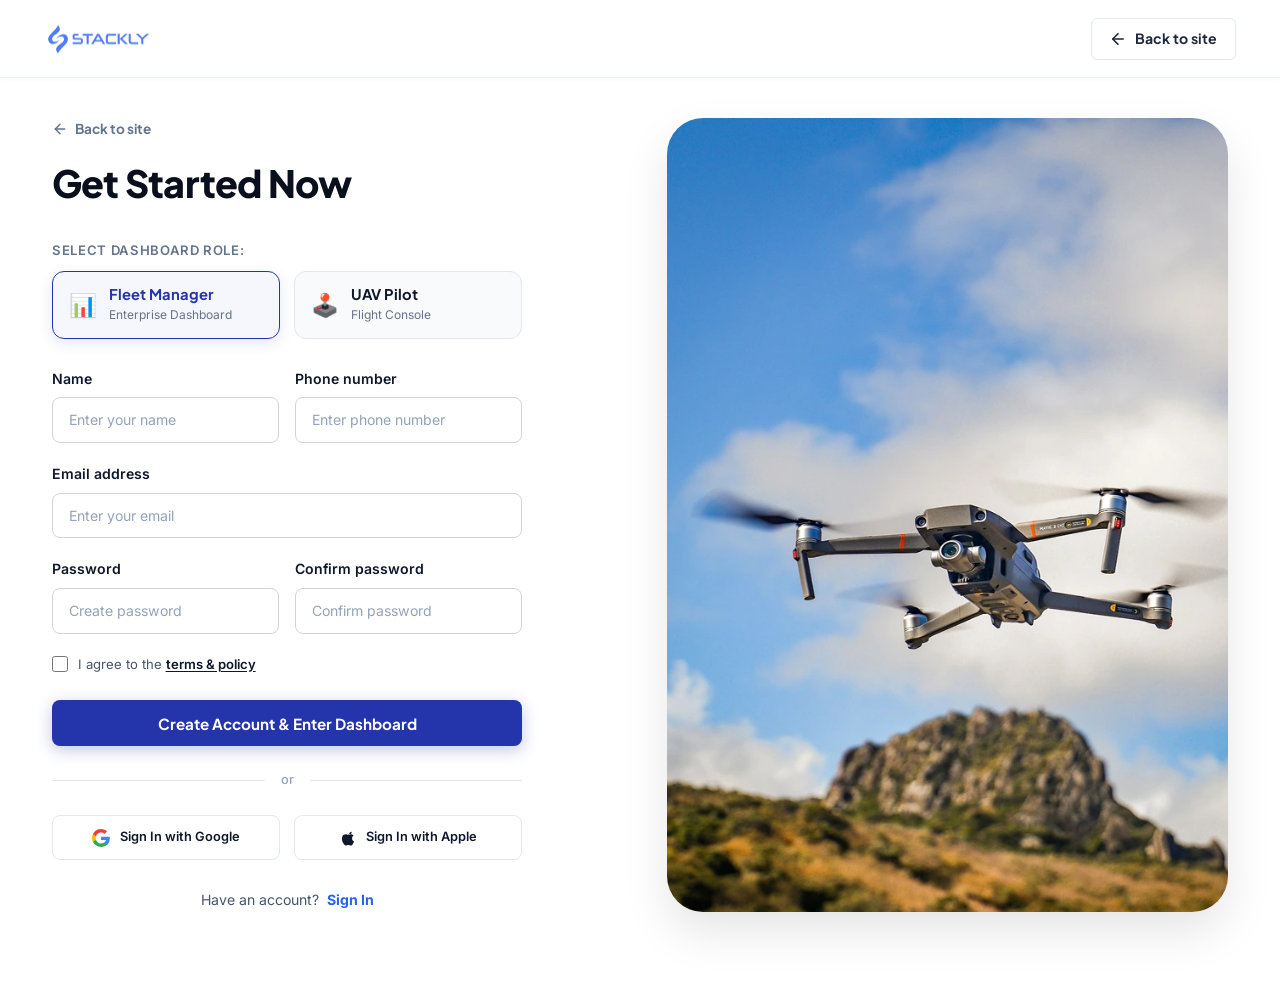
<file: signup.html>
<!DOCTYPE html>
<html lang="en">
<head>
  <meta charset="UTF-8">
  <meta name="viewport" content="width=device-width, initial-scale=1.0">
  <meta name="description" content="Sign Up for Stackly - Create your account to start managing autonomous drone fleets and sensor analytics.">
  <title>Sign Up | Stackly Drone Services</title>
  
  <!-- Google Fonts -->
  <link rel="preconnect" href="https://fonts.googleapis.com">
  <link rel="preconnect" href="https://fonts.gstatic.com" crossorigin>
  <link href="https://fonts.googleapis.com/css2?family=Inter:wght@300;400;500;600;700;800;900&family=Plus+Jakarta+Sans:wght@500;600;700;800;900&display=swap" rel="stylesheet">
  
  <!-- CSS Stylesheets -->
  <link rel="stylesheet" href="asset/css/style.css">
</head>
<body class="page-auth-clean">

  <!-- ===================================================================
       TOP AUTH HEADER WITH BRAND & BACK TO SITE OPTION
       =================================================================== -->
  <header class="auth-top-bar">
    <div class="auth-top-container">
      <a href="index.html" class="auth-brand-logo" aria-label="Stackly Home">
        <img src="asset/images/stackly_.webp" alt="Stackly Logo" class="auth-logo-img">
      </a>
      <a href="index.html" class="auth-back-link" aria-label="Back to Stackly Site">
        <svg viewBox="0 0 24 24" fill="none" stroke="currentColor" stroke-width="2.2" stroke-linecap="round" stroke-linejoin="round">
          <line x1="19" y1="12" x2="5" y2="12"></line>
          <polyline points="12 19 5 12 12 5"></polyline>
        </svg>
        <span>Back to site</span>
      </a>
    </div>
  </header>

  <!-- ===================================================================
       SIGN UP MAIN SECTION WITH 2 THEME ROLE DASHBOARD SWITCHER
       =================================================================== -->
  <section class="login-main-section auth-standalone-section">
    <div class="container login-container">
      <div class="login-split-grid">
        
        <!-- Left Column: Registration Form -->
        <div class="login-form-col signup-form-col">
          <div class="login-form-wrapper">
            
            <!-- Inline Back to Site Navigation Link -->
            <a href="index.html" class="auth-inline-back-link">
              <svg viewBox="0 0 24 24" fill="none" stroke="currentColor" stroke-width="2.2" stroke-linecap="round" stroke-linejoin="round">
                <line x1="19" y1="12" x2="5" y2="12"></line>
                <polyline points="12 19 5 12 12 5"></polyline>
              </svg>
              <span>Back to site</span>
            </a>

            <div class="login-heading-wrap">
              <h1 class="login-main-title">Get Started Now</h1>
            </div>

            <!-- 2 Theme-Related Roles Selector for Dashboard Pages -->
            <div class="auth-role-select-section">
              <span class="auth-role-label">Select Dashboard Role:</span>
              <div class="auth-role-toggle-grid">
                
                <!-- Role 1: Fleet Manager Dashboard -->
                <label class="auth-role-btn active" id="roleBtnFleet">
                  <input type="radio" name="dashboardRole" value="fleet" checked onchange="handleRoleSwitch('fleet')" class="role-radio">
                  <div class="role-btn-inner">
                    <span class="role-emoji">📊</span>
                    <div class="role-text-wrap">
                      <span class="role-name">Fleet Manager</span>
                      <span class="role-sub">Enterprise Dashboard</span>
                    </div>
                  </div>
                </label>

                <!-- Role 2: UAV Pilot Dashboard -->
                <label class="auth-role-btn" id="roleBtnPilot">
                  <input type="radio" name="dashboardRole" value="pilot" onchange="handleRoleSwitch('pilot')" class="role-radio">
                  <div class="role-btn-inner">
                    <span class="role-emoji">🕹️</span>
                    <div class="role-text-wrap">
                      <span class="role-name">UAV Pilot</span>
                      <span class="role-sub">Flight Console</span>
                    </div>
                  </div>
                </label>

              </div>
            </div>

            <!-- Sign Up Form -->
            <form class="login-auth-form" onsubmit="handleAuthSubmit(event)">
              
              <!-- Row 1: Name & Phone Number (Paired) -->
              <div class="auth-input-grid-2">
                <!-- 1. Name Input -->
                <div class="login-input-group">
                  <label for="signupName" class="login-field-label">Name</label>
                  <input type="text" id="signupName" class="login-field-input" placeholder="Enter your name" pattern="[A-Za-z\s]+" oninput="this.value = this.value.replace(/[^a-zA-Z\s]/g, '')" required>
                </div>

                <!-- 2. Phone Number Input -->
                <div class="login-input-group">
                  <label for="signupPhone" class="login-field-label">Phone number</label>
                  <input type="tel" id="signupPhone" class="login-field-input" placeholder="Enter phone number" inputmode="numeric" pattern="[0-9]*" oninput="this.value = this.value.replace(/[^0-9]/g, '')" required>
                </div>
              </div>

              <!-- Row 2: Email Address Input (Full Width) -->
              <div class="login-input-group">
                <label for="signupEmail" class="login-field-label">Email address</label>
                <input type="email" id="signupEmail" class="login-field-input" placeholder="Enter your email" required>
              </div>

              <!-- Row 3: Password & Confirm Password (Paired) -->
              <div class="auth-input-grid-2">
                <!-- 3. Password Input -->
                <div class="login-input-group">
                  <label for="signupPassword" class="login-field-label">Password</label>
                  <input type="password" id="signupPassword" class="login-field-input" placeholder="Create password" required>
                </div>

                <!-- 4. Confirm Password Input -->
                <div class="login-input-group">
                  <label for="signupConfirmPassword" class="login-field-label">Confirm password</label>
                  <input type="password" id="signupConfirmPassword" class="login-field-input" placeholder="Confirm password" required>
                </div>
              </div>

              <!-- Terms & Policy Checkbox -->
              <div class="login-checkbox-group">
                <input type="checkbox" id="agreeTerms" class="custom-login-checkbox" required>
                <label for="agreeTerms" class="login-checkbox-label">
                  I agree to the <a href="404.html" class="terms-policy-link">terms &amp; policy</a>
                </label>
              </div>

              <!-- Primary Signup Button -->
              <div class="login-submit-group">
                <button type="submit" class="btn-login-action" id="authSubmitBtn">Create Account &amp; Enter Dashboard</button>
              </div>

              <!-- "or" Divider -->
              <div class="login-or-divider" aria-hidden="true">
                <span class="divider-line"></span>
                <span class="divider-text">or</span>
                <span class="divider-line"></span>
              </div>

              <!-- Social Sign In Buttons (Google & Apple) -->
              <div class="social-login-grid">
                <!-- Google Sign In -->
                <a href="404.html" class="btn-social-login btn-google-login">
                  <svg class="social-icon-svg" viewBox="0 0 24 24">
                    <path fill="#4285F4" d="M23.745 12.27c0-.7-.06-1.4-.19-2.07H12v4.51h6.6c-.29 1.52-1.14 2.82-2.4 3.68v3.05h3.88c2.27-2.09 3.665-5.17 3.665-9.17z"/>
                    <path fill="#34A853" d="M12 24c3.24 0 5.95-1.08 7.93-2.91l-3.88-3.05c-1.08.72-2.45 1.16-4.05 1.16-3.12 0-5.77-2.1-6.72-4.93H1.25v3.15C3.26 21.36 7.33 24 12 24z"/>
                    <path fill="#FBBC05" d="M5.28 14.27c-.25-.72-.38-1.49-.38-2.27s.13-1.55.38-2.27V6.58H1.25C.45 8.18 0 9.98 0 12s.45 3.82 1.25 5.42l4.03-3.15z"/>
                    <path fill="#EA4335" d="M12 4.75c1.77 0 3.35.61 4.6 1.8l3.42-3.42C17.95 1.19 15.24 0 12 0 7.33 0 3.26 2.64 1.25 6.58l4.03 3.15c.95-2.83 3.6-4.98 6.72-4.98z"/>
                  </svg>
                  <span>Sign In with Google</span>
                </a>

                <!-- Apple Sign In -->
                <a href="404.html" class="btn-social-login btn-apple-login">
                  <svg class="social-icon-svg" viewBox="0 0 24 24" fill="currentColor">
                    <path d="M18.71 19.5c-.83 1.24-1.71 2.45-3.05 2.47-1.34.03-1.77-.79-3.29-.79-1.53 0-2 .77-3.27.82-1.31.05-2.3-1.32-3.14-2.53C4.25 17 2.94 12.45 4.7 9.39c.87-1.52 2.43-2.48 4.12-2.51 1.28-.02 2.5.87 3.29.87.78 0 2.26-1.07 3.81-.91.65.03 2.47.26 3.64 1.98-.09.06-2.17 1.28-2.15 3.81.03 3.02 2.65 4.03 2.68 4.04-.03.07-.42 1.44-1.38 2.83M15.97 6.37c.63-.76 1.05-1.82.93-2.87-.91.04-2.02.61-2.67 1.37-.58.67-.99 1.74-.86 2.78 1.02.08 2.07-.53 2.6-1.28z"/>
                  </svg>
                  <span>Sign In with Apple</span>
                </a>
              </div>

              <!-- Sign In Link -->
              <div class="login-signup-prompt">
                <span class="signup-prompt-text">Have an account?</span>
                <a href="login.html" class="signup-link-btn">Sign In</a>
              </div>

            </form>

          </div>
        </div>

        <!-- Right Column: Hero Visual Card with Large Rounded Corners -->
        <div class="login-visual-col">
          <div class="login-image-card">
            <img src="asset/images/signup1.webp" alt="Drone flight over mountain landscape" class="login-card-img">
          </div>
        </div>

      </div>
    </div>
  </section>

  <!-- Role Switcher & Submission Script -->
  <script>
    function handleRoleSwitch(role) {
      document.getElementById('roleBtnFleet').classList.toggle('active', role === 'fleet');
      document.getElementById('roleBtnPilot').classList.toggle('active', role === 'pilot');
      
      const submitBtn = document.getElementById('authSubmitBtn');
      if (submitBtn) {
        submitBtn.textContent = role === 'pilot' ? 'Create Account & Enter Pilot Console' : 'Create Account & Enter Fleet Dashboard';
      }
    }

    function handleAuthSubmit(e) {
      e.preventDefault();
      const nameInput = document.getElementById('signupName');
      const emailInput = document.getElementById('signupEmail');
      const nameVal = nameInput ? nameInput.value.trim() : '';
      const emailVal = emailInput ? emailInput.value.trim() : '';
      const selected = document.querySelector('input[name="dashboardRole"]:checked').value;

      localStorage.setItem('stackly_user_name', nameVal || (selected === 'pilot' ? 'Capt. Ryan Davis' : 'Alex Morgan'));
      localStorage.setItem('stackly_user_email', emailVal || (selected === 'pilot' ? 'ryan.davis@stackly.co' : 'alex.morgan@stackly.co'));
      localStorage.setItem('stackly_user_role', selected);

      if (selected === 'pilot') {
        window.location.href = 'dashboard-pilot.html';
      } else {
        window.location.href = 'dashboard-fleet.html';
      }
    }

    // Strict Input Enforcements (Name: Letters only, Phone: Digits only)
    document.addEventListener('DOMContentLoaded', function() {
      // 1. Name Input: Disallow numbers and symbols (Letters & spaces only)
      const nameInput = document.getElementById('signupName');
      if (nameInput) {
        nameInput.addEventListener('keydown', function(e) {
          // Allow: Backspace, Delete, Tab, Escape, Enter, Arrow keys, Space (32)
          if ([46, 8, 9, 27, 13, 37, 38, 39, 40, 32].includes(e.keyCode) ||
              // Allow: Ctrl+A, Ctrl+C, Ctrl+V, Ctrl+X
              (e.ctrlKey === true || e.metaKey === true)) {
            return;
          }
          // Block numbers (0-9 top row & numpad)
          if ((!e.shiftKey && e.keyCode >= 48 && e.keyCode <= 57) || (e.keyCode >= 96 && e.keyCode <= 105)) {
            e.preventDefault();
          }
        });

        nameInput.addEventListener('input', function() {
          this.value = this.value.replace(/[^a-zA-Z\s]/g, '');
        });
      }

      // 2. Phone Input: Disallow letters (Digits only)
      const phoneInput = document.getElementById('signupPhone');
      if (phoneInput) {
        phoneInput.addEventListener('keydown', function(e) {
          // Allow: Backspace, Delete, Tab, Escape, Enter, Arrow keys
          if ([46, 8, 9, 27, 13, 37, 38, 39, 40].includes(e.keyCode) ||
              // Allow: Ctrl+A, Ctrl+C, Ctrl+V, Ctrl+X
              (e.ctrlKey === true || e.metaKey === true)) {
            return;
          }
          // Ensure that it is a number (0-9) and stop the keypress if it is a letter/symbol
          if ((e.shiftKey || (e.keyCode < 48 || e.keyCode > 57)) && (e.keyCode < 96 || e.keyCode > 105)) {
            e.preventDefault();
          }
        });

        phoneInput.addEventListener('input', function() {
          this.value = this.value.replace(/[^0-9]/g, '');
        });
      }
    });
  </script>

  <!-- JavaScript -->
  <script src="asset/js/main.js"></script>
</body>
</html>
</file>
<file: asset/css/style.css>
/* ===================================================================
   STACKLY - Drone Services (Emerging Industries) Theme Stylesheet
   Version: 1.0.0
   =================================================================== */

:root {
  --primary-color: #1e3a8a;
  --primary-accent: #2563eb;
  --primary-glow: #3b82f6;
  --brand-blue: #1b2a6b;
  --brand-navy: #0e1726;
  --dark-bg: #0a0f1d;
  --dark-surface: #111827;
  --text-dark: #0f172a;
  --text-muted: #64748b;
  --text-light: #f8fafc;
  --accent-purple: #4f46e5;
  --border-color: rgba(255, 255, 255, 0.12);
  --border-light: #e2e8f0;
  --transition-fast: 0.25s ease;
  --transition-smooth: 0.45s cubic-bezier(0.16, 1, 0.3, 1);
  --font-main: 'Inter', -apple-system, BlinkMacSystemFont, 'Segoe UI', Roboto, sans-serif;
  --font-heading: 'Plus Jakarta Sans', 'Inter', sans-serif;
}

*, *::before, *::after {
  box-sizing: border-box;
  margin: 0;
  padding: 0;
}

html {
  scroll-behavior: smooth;
  font-size: 16px;
}

body {
  font-family: var(--font-main);
  background-color: #ffffff;
  color: var(--text-dark);
  line-height: 1.6;
  overflow-x: hidden;
  -webkit-font-smoothing: antialiased;
}

img {
  max-width: 100%;
  height: auto;
  display: block;
}

a {
  text-decoration: none;
  color: inherit;
  transition: color var(--transition-fast);
}

ul {
  list-style: none;
}

button {
  cursor: pointer;
  border: none;
  background: none;
  font-family: inherit;
}

.container {
  width: 100%;
  max-width: 1280px;
  margin: 0 auto;
  padding: 0 2rem;
}

/* ===================================================================
   HEADER & NAVIGATION (Exact Screenshot Match)
   =================================================================== */

.site-header {
  position: fixed;
  top: 0;
  left: 0;
  width: 100%;
  z-index: 1000;
  padding: 0;
  background: rgba(14, 23, 38, 0.75);
  backdrop-filter: blur(12px);
  -webkit-backdrop-filter: blur(12px);
  border-bottom: 1px solid rgba(255, 255, 255, 0.08);
  transition: all var(--transition-smooth);
}

.site-header.scrolled {
  background: rgba(10, 16, 30, 0.96);
  backdrop-filter: blur(16px);
  -webkit-backdrop-filter: blur(16px);
  border-bottom: 1px solid rgba(255, 255, 255, 0.12);
  box-shadow: 0 10px 30px rgba(0, 0, 0, 0.45);
}

.header-wrapper {
  display: flex;
  align-items: center;
  justify-content: space-between;
  width: 100%;
  padding-left: 3.5rem;
  padding-right: 0;
}

/* STACKLY Logo Image */
.brand-logo {
  display: flex;
  align-items: center;
  text-decoration: none;
  padding: 1rem 0;
}

.brand-logo-img {
  height: 40px;
  width: auto;
  object-fit: contain;
  display: block;
}

/* Center Navigation Links */
.main-navigation {
  display: flex;
  align-items: center;
}

.nav-links {
  display: flex;
  align-items: center;
  gap: 2.8rem;
  margin: 0;
  padding: 0;
  list-style: none;
}

.nav-link {
  color: rgba(255, 255, 255, 0.88);
  font-size: 0.8rem;
  font-weight: 700;
  letter-spacing: 0.15em;
  text-transform: uppercase;
  position: relative;
  padding: 1.5rem 0;
  transition: color var(--transition-fast);
}

.nav-link:hover,
.nav-link.active {
  color: #ffffff;
}

.nav-link.active::before {
  content: '';
  position: absolute;
  top: 0;
  left: 0;
  width: 100%;
  height: 3px;
  background: #ffffff;
}

.nav-link::after {
  content: '';
  position: absolute;
  bottom: 0;
  left: 0;
  width: 0%;
  height: 2px;
  background: rgba(255, 255, 255, 0.4);
  transition: width var(--transition-fast);
}

.nav-link:hover::after {
  width: 100%;
}

/* Right Header Actions: Shopping Cart & Solid Blue Log In Block */
.header-right-actions {
  display: flex;
  align-items: center;
  gap: 2rem;
}

.cart-icon-btn {
  position: relative;
  color: #ffffff;
  display: flex;
  align-items: center;
  justify-content: center;
  padding: 0.5rem;
  transition: transform var(--transition-fast);
}

.cart-icon-btn:hover {
  transform: scale(1.12);
}

.cart-icon-btn svg {
  width: 22px;
  height: 22px;
  stroke: currentColor;
  display: block;
}

.cart-count-badge {
  position: absolute;
  top: -2px;
  right: -3px;
  background: #2563eb;
  color: #ffffff;
  font-size: 0.65rem;
  font-weight: 800;
  width: 17px;
  height: 17px;
  border-radius: 50%;
  display: flex;
  align-items: center;
  justify-content: center;
  border: 2px solid #0e1726;
}

/* Solid Blue Block Log In Button Flush to Right */
.btn-header-login {
  background-color: #213286;
  color: #ffffff;
  font-family: var(--font-heading);
  font-size: 0.85rem;
  font-weight: 800;
  letter-spacing: 0.14em;
  padding: 1.5rem 3.2rem;
  text-transform: uppercase;
  display: inline-flex;
  align-items: center;
  justify-content: center;
  transition: all var(--transition-fast);
  text-decoration: none;
}

.btn-header-login:hover {
  background-color: #2b41ad;
}

.site-header.scrolled .btn-header-login {
  padding: 1.25rem 2.8rem;
}

.mobile-toggle-btn {
  display: none;
  background: transparent;
  border: none;
  cursor: pointer;
  padding: 0.5rem;
  flex-direction: column;
  justify-content: center;
  align-items: center;
  gap: 5px;
  width: 40px;
  height: 40px;
  border-radius: 6px;
  transition: background-color var(--transition-fast);
  color: #ffffff;
}

.mobile-toggle-btn:hover {
  background-color: rgba(255, 255, 255, 0.08);
}

.hamburger-line {
  display: block;
  width: 24px;
  height: 2.5px;
  background-color: #ffffff;
  border-radius: 2px;
  transition: transform 0.3s cubic-bezier(0.4, 0, 0.2, 1), opacity 0.2s ease, background-color 0.3s ease;
  transform-origin: center;
}

.mobile-toggle-btn svg {
  width: 26px;
  height: 26px;
  stroke: currentColor;
}

/* Animated Hamburger to X transition when active */
.mobile-toggle-btn.is-active .hamburger-line:nth-child(1) {
  transform: translateY(7.5px) rotate(45deg);
}

.mobile-toggle-btn.is-active .hamburger-line:nth-child(2) {
  opacity: 0;
  transform: scaleX(0);
}

.mobile-toggle-btn.is-active .hamburger-line:nth-child(3) {
  transform: translateY(-7.5px) rotate(-45deg);
}

.mobile-nav-actions {
  display: none;
}

/* ===================================================================
   HERO SECTION & SLIDER (Exact Screenshot Design)
   =================================================================== */

.hero-section {
  position: relative;
  min-height: 100vh;
  width: 100%;
  background-color: #0b1220;
  color: #ffffff;
  display: flex;
  flex-direction: column;
  justify-content: space-between;
  overflow: hidden;
}

.hero-watermark-shape {
  position: absolute;
  left: -90px;
  top: 25%;
  width: 480px;
  height: 480px;
  border-radius: 50%;
  border: 1px solid rgba(255, 255, 255, 0.05);
  pointer-events: none;
  z-index: 3;
}

.hero-slider {
  position: absolute;
  top: 0;
  left: 0;
  width: 100%;
  height: 100%;
  z-index: 1;
}

.hero-slide {
  position: absolute;
  top: 0;
  left: 0;
  width: 100%;
  height: 100%;
  opacity: 0;
  visibility: hidden;
  transition: opacity 1s cubic-bezier(0.4, 0, 0.2, 1), visibility 1s cubic-bezier(0.4, 0, 0.2, 1);
}

.hero-slide.active {
  opacity: 1;
  visibility: visible;
  z-index: 2;
}

.slide-bg {
  position: absolute;
  top: 0;
  left: 0;
  width: 100%;
  height: 100%;
  background-size: cover;
  background-position: center right;
  transform: scale(1.06);
  transition: transform 7s ease-out;
}

.hero-slide.active .slide-bg {
  transform: scale(1);
}

.hero-overlay {
  position: absolute;
  top: 0;
  left: 0;
  width: 100%;
  height: 100%;
  background: linear-gradient(
    90deg,
    rgba(14, 23, 38, 0.96) 0%,
    rgba(14, 23, 38, 0.92) 36%,
    rgba(14, 23, 38, 0.45) 62%,
    rgba(14, 23, 38, 0.15) 100%
  );
  z-index: 2;
}

.hero-content-wrapper {
  position: relative;
  z-index: 10;
  padding-top: 13rem;
  padding-bottom: 5.5rem;
  flex: 1;
  display: flex;
  align-items: center;
}

.hero-content {
  max-width: 650px;
}

.hero-badge-wrap {
  margin-bottom: 1.25rem;
}

.hero-badge {
  display: inline-block;
  padding: 0.35rem 1.15rem;
  background: rgba(255, 255, 255, 0.05);
  border: 1px solid rgba(255, 255, 255, 0.2);
  border-radius: 4px;
  font-size: 0.8rem;
  font-weight: 500;
  letter-spacing: 0.06em;
  color: rgba(255, 255, 255, 0.92);
  backdrop-filter: blur(8px);
  transform: translateY(20px);
  opacity: 0;
  transition: all 0.6s 0.2s cubic-bezier(0.16, 1, 0.3, 1);
}

.hero-title {
  font-family: var(--font-heading);
  font-size: 3.5rem;
  line-height: 1.15;
  font-weight: 800;
  color: #ffffff;
  margin-bottom: 1.25rem;
  letter-spacing: -0.015em;
  transform: translateY(30px);
  opacity: 0;
  transition: all 0.7s 0.3s cubic-bezier(0.16, 1, 0.3, 1);
}

.hero-description {
  font-size: 0.98rem;
  line-height: 1.7;
  color: rgba(255, 255, 255, 0.78);
  margin-bottom: 2.25rem;
  max-width: 520px;
  transform: translateY(30px);
  opacity: 0;
  transition: all 0.7s 0.4s cubic-bezier(0.16, 1, 0.3, 1);
}

.hero-cta {
  display: inline-flex;
  align-items: center;
  gap: 1.1rem;
  color: #ffffff;
  font-size: 0.85rem;
  font-weight: 700;
  letter-spacing: 0.15em;
  text-transform: uppercase;
  transform: translateY(30px);
  opacity: 0;
  transition: all 0.7s 0.5s cubic-bezier(0.16, 1, 0.3, 1);
}

.hero-slide.active .hero-badge,
.hero-slide.active .hero-title,
.hero-slide.active .hero-description,
.hero-slide.active .hero-cta {
  transform: translateY(0);
  opacity: 1;
}

.circle-arrow-btn {
  width: 46px;
  height: 46px;
  border-radius: 50%;
  border: 1px solid rgba(255, 255, 255, 0.35);
  display: flex;
  align-items: center;
  justify-content: center;
  transition: all var(--transition-fast);
  background: rgba(255, 255, 255, 0.04);
  backdrop-filter: blur(4px);
}

.circle-arrow-btn svg {
  width: 18px;
  height: 18px;
  stroke: #ffffff;
  transition: transform var(--transition-fast);
}

.hero-cta:hover .circle-arrow-btn {
  border-color: #ffffff;
  background: var(--primary-accent);
  box-shadow: 0 0 20px rgba(37, 99, 235, 0.6);
}

.hero-cta:hover .circle-arrow-btn svg {
  transform: translateX(3px);
}

.cta-label {
  font-family: var(--font-heading);
  letter-spacing: 0.18em;
  font-size: 0.82rem;
}

.hero-slide.active .hero-badge,
.hero-slide.active .hero-title,
.hero-slide.active .hero-description,
.hero-slide.active .hero-cta {
  transform: translateY(0);
  opacity: 1;
}


/* ===================================================================
   HERO BOTTOM BAR
   =================================================================== */

.hero-bottom-bar {
  position: relative;
  z-index: 10;
  background: rgba(14, 23, 38, 0.85);
  border-top: 1px solid rgba(255, 255, 255, 0.08);
  backdrop-filter: blur(12px);
  padding: 1.25rem 0;
}

.hero-bottom-flex {
  display: flex;
  align-items: center;
  justify-content: flex-end;
  width: 100%;
}

.hero-slider-controls {
  display: flex;
  align-items: center;
  justify-content: flex-end;
  gap: 2rem;
}

.slider-pagination {
  display: flex;
  align-items: center;
  gap: 1rem;
}

.page-num {
  font-size: 0.85rem;
  font-weight: 600;
  color: rgba(255, 255, 255, 0.4);
  cursor: pointer;
  transition: all var(--transition-fast);
  padding-bottom: 2px;
  position: relative;
}

.page-num.active {
  color: #ffffff;
}

.page-num.active::after {
  content: '';
  position: absolute;
  bottom: -4px;
  left: 0;
  width: 100%;
  height: 2px;
  background: var(--primary-accent);
}

.slider-nav-arrows {
  display: flex;
  align-items: center;
  gap: 0.75rem;
}

.nav-arrow {
  width: 32px;
  height: 32px;
  display: flex;
  align-items: center;
  justify-content: center;
  color: rgba(255, 255, 255, 0.6);
  border: 1px solid rgba(255, 255, 255, 0.15);
  border-radius: 2px;
  transition: all var(--transition-fast);
}

.nav-arrow:hover {
  color: #ffffff;
  border-color: #ffffff;
  background: rgba(255, 255, 255, 0.1);
}

.nav-arrow svg {
  width: 14px;
  height: 14px;
  stroke: currentColor;
}

/* Vertical Social Floating Bar */
.hero-social-sidebar {
  position: absolute;
  right: 2rem;
  top: 50%;
  transform: translateY(-50%);
  display: flex;
  flex-direction: column;
  gap: 1.25rem;
  z-index: 10;
}

.social-icon-link {
  color: rgba(255, 255, 255, 0.5);
  transition: all var(--transition-fast);
  padding: 0.25rem;
}

.social-icon-link:hover {
  color: #ffffff;
  transform: scale(1.2);
}

.social-icon-link svg {
  width: 18px;
  height: 18px;
  fill: currentColor;
}

/* ===================================================================
   SERVICES SECTION ("We Help you Embrace the Future")
   =================================================================== */

.services-section {
  padding: 7rem 0 6rem;
  background-color: #ffffff;
  position: relative;
}

.section-header {
  margin-bottom: 4.5rem;
}

.section-subtitle {
  display: flex;
  align-items: center;
  gap: 0.75rem;
  font-size: 0.95rem;
  font-weight: 700;
  color: var(--primary-accent);
  text-transform: uppercase;
  letter-spacing: 0.1em;
  margin-bottom: 1rem;
}

.section-subtitle::before {
  content: '';
  display: inline-block;
  width: 24px;
  height: 2px;
  background-color: var(--primary-accent);
}

.section-title {
  font-family: var(--font-heading);
  font-size: 2.75rem;
  font-weight: 800;
  color: var(--brand-navy);
  line-height: 1.2;
}

.services-grid {
  display: grid;
  grid-template-columns: repeat(3, 1fr);
  gap: 2.5rem;
  margin-bottom: 5rem;
}

.service-card {
  display: flex;
  flex-direction: column;
  align-items: flex-start;
  padding: 2.25rem 2rem;
  position: relative;
  overflow: hidden;
  background: #ffffff;
  border-radius: 16px;
  border: 1.5px solid rgba(226, 232, 240, 0.85);
  border-left: 4px solid transparent;
  box-shadow: 0 4px 20px rgba(15, 23, 42, 0.03);
  transition: all 0.4s cubic-bezier(0.16, 1, 0.3, 1);
  cursor: pointer;
}

/* Light Beam Shimmer on Hover */
.service-card::before {
  content: '';
  position: absolute;
  top: 0;
  left: -120%;
  width: 80%;
  height: 100%;
  background: linear-gradient(90deg, transparent, rgba(37, 99, 235, 0.08), transparent);
  transform: skewX(-25deg);
  transition: left 0.75s ease;
  pointer-events: none;
  z-index: 1;
}

/* Micro-Interaction Arrow Indicator */
.service-card::after {
  content: '→';
  position: absolute;
  bottom: 1.8rem;
  right: 1.8rem;
  width: 34px;
  height: 34px;
  border-radius: 50%;
  background: rgba(37, 99, 235, 0.08);
  color: #2563eb;
  font-family: var(--font-heading);
  font-size: 1.1rem;
  font-weight: 700;
  display: flex;
  align-items: center;
  justify-content: center;
  opacity: 0;
  transform: translateX(-12px);
  transition: all 0.35s cubic-bezier(0.16, 1, 0.3, 1);
  z-index: 2;
}

.service-card:hover {
  transform: translateY(-8px) scale(1.015);
  background: linear-gradient(160deg, #ffffff 0%, #f7faff 100%);
  border-color: rgba(37, 99, 235, 0.3);
  border-left-color: #2563eb;
  box-shadow: 0 20px 40px -10px rgba(37, 99, 235, 0.16), 0 0 0 1px rgba(37, 99, 235, 0.08);
}

.service-card:hover::before {
  left: 150%;
}

.service-card:hover::after {
  opacity: 1;
  transform: translateX(0);
  background: #2563eb;
  color: #ffffff;
  box-shadow: 0 6px 16px rgba(37, 99, 235, 0.35);
}

/* Service Icon Box */
.service-icon-box {
  width: 66px;
  height: 66px;
  margin-bottom: 1.5rem;
  border-radius: 14px;
  background: rgba(37, 99, 235, 0.07);
  border: 1px solid rgba(37, 99, 235, 0.12);
  display: flex;
  align-items: center;
  justify-content: center;
  color: #2563eb;
  position: relative;
  z-index: 2;
  transition: all 0.4s cubic-bezier(0.16, 1, 0.3, 1);
}

.service-icon-box svg {
  width: 36px;
  height: 36px;
  stroke: #2563eb;
  stroke-width: 1.8;
  fill: none;
  transition: all 0.35s ease;
}

.service-card:hover .service-icon-box {
  background: linear-gradient(135deg, #2563eb 0%, #1e3a8a 100%);
  border-color: transparent;
  transform: translateY(-3px) scale(1.08) rotate(3deg);
  box-shadow: 0 10px 24px rgba(37, 99, 235, 0.35);
}

.service-card:hover .service-icon-box svg {
  stroke: #ffffff;
  transform: scale(1.1);
  filter: drop-shadow(0 2px 6px rgba(255, 255, 255, 0.4));
}

.service-title {
  font-family: var(--font-heading);
  font-size: 1.25rem;
  font-weight: 800;
  color: #0f172a;
  letter-spacing: -0.01em;
  line-height: 1.3;
  margin: 0;
  position: relative;
  z-index: 2;
  transition: all 0.3s ease;
}

.service-card:hover .service-title {
  color: #1e3a8a;
  transform: translateX(4px);
}

.services-text-row {
  display: grid;
  grid-template-columns: 1.1fr 1.5fr;
  gap: 4rem;
  padding-top: 3.5rem;
  border-top: 1px solid var(--border-light);
}

.services-highlight-text {
  font-size: 1.25rem;
  line-height: 1.5;
  font-weight: 600;
  color: var(--primary-accent);
}

.services-body-text {
  font-size: 0.95rem;
  line-height: 1.8;
  color: var(--text-muted);
}

/* ===================================================================
   FEATURES & CAPABILITIES SECTION
   =================================================================== */

.capabilities-section {
  padding: 6rem 0;
  background-color: #f8fafc;
  border-top: 1px solid var(--border-light);
  border-bottom: 1px solid var(--border-light);
}

.features-grid {
  display: grid;
  grid-template-columns: repeat(4, 1fr);
  gap: 2rem;
  margin-top: 3.5rem;
}

.feature-box {
  background: #ffffff;
  padding: 2.25rem 1.75rem;
  border-radius: 6px;
  border: 1px solid var(--border-light);
  box-shadow: 0 4px 20px rgba(0, 0, 0, 0.03);
  transition: all var(--transition-smooth);
}

.feature-box:hover {
  transform: translateY(-6px);
  box-shadow: 0 12px 30px rgba(37, 99, 235, 0.08);
  border-color: rgba(37, 99, 235, 0.3);
}

.feature-num {
  font-family: var(--font-heading);
  font-size: 2rem;
  font-weight: 800;
  color: var(--primary-accent);
  margin-bottom: 0.5rem;
}

.feature-heading {
  font-size: 1.1rem;
  font-weight: 700;
  color: var(--brand-navy);
  margin-bottom: 0.75rem;
}

.feature-desc {
  font-size: 0.9rem;
  color: var(--text-muted);
  line-height: 1.6;
}

/* ===================================================================
   DRONE SHOWCASE SECTION
   =================================================================== */

.showcase-section {
  padding: 7rem 0;
  background-color: var(--dark-bg);
  color: #ffffff;
  position: relative;
  overflow: hidden;
}

.showcase-grid {
  display: grid;
  grid-template-columns: 1fr 1fr;
  gap: 4rem;
  align-items: center;
}

.showcase-img-wrap {
  position: relative;
  border-radius: 8px;
  overflow: hidden;
  box-shadow: 0 20px 40px rgba(0, 0, 0, 0.5);
}

.showcase-img-wrap img {
  width: 100%;
  height: 480px;
  object-fit: cover;
  transition: transform 0.6s ease;
}

.showcase-img-wrap:hover img {
  transform: scale(1.05);
}

.showcase-content .section-subtitle {
  color: var(--primary-glow);
}

.showcase-content .section-subtitle::before {
  background-color: var(--primary-glow);
}

.showcase-content .section-title {
  color: #ffffff;
  margin-bottom: 1.5rem;
}

.showcase-content p {
  color: rgba(255, 255, 255, 0.75);
  font-size: 1rem;
  line-height: 1.7;
  margin-bottom: 2rem;
}

.specs-list {
  display: grid;
  grid-template-columns: 1fr 1fr;
  gap: 1.5rem;
  margin-bottom: 2.5rem;
}

.spec-item {
  border-left: 2px solid var(--primary-accent);
  padding-left: 1rem;
}

.spec-val {
  font-size: 1.35rem;
  font-weight: 800;
  color: #ffffff;
}

.spec-label {
  font-size: 0.85rem;
  color: rgba(255, 255, 255, 0.6);
}

/* ===================================================================
   CTA SECTION
   =================================================================== */

.cta-section {
  padding: 6rem 0;
  background: linear-gradient(135deg, var(--brand-blue) 0%, var(--brand-navy) 100%);
  color: #ffffff;
  text-align: center;
}

.cta-container {
  max-width: 750px;
  margin: 0 auto;
}

.cta-title {
  font-family: var(--font-heading);
  font-size: 2.6rem;
  font-weight: 800;
  margin-bottom: 1.25rem;
}

.cta-desc {
  font-size: 1.1rem;
  color: rgba(255, 255, 255, 0.8);
  margin-bottom: 2.5rem;
  line-height: 1.7;
}

.cta-form {
  display: flex;
  max-width: 520px;
  margin: 0 auto;
  gap: 0.5rem;
}

.cta-input {
  flex: 1;
  padding: 0.9rem 1.25rem;
  border-radius: 3px;
  border: 1px solid rgba(255, 255, 255, 0.2);
  background: rgba(255, 255, 255, 0.08);
  color: #ffffff;
  font-size: 0.95rem;
  outline: none;
  transition: all var(--transition-fast);
}

.cta-input:focus {
  background: rgba(255, 255, 255, 0.15);
  border-color: #ffffff;
}

.cta-input::placeholder {
  color: rgba(255, 255, 255, 0.5);
}

.btn-primary {
  background-color: var(--primary-accent);
  color: #ffffff;
  font-size: 0.85rem;
  font-weight: 700;
  letter-spacing: 0.1em;
  padding: 0.9rem 2rem;
  text-transform: uppercase;
  border-radius: 3px;
  transition: all var(--transition-fast);
}

.btn-primary:hover {
  background-color: #1d4ed8;
  transform: translateY(-2px);
  box-shadow: 0 6px 20px rgba(37, 99, 235, 0.4);
}

/* ===================================================================
   FOOTER
   =================================================================== */

.site-footer {
  background-color: #151821;
  color: #94a3b8;
  padding: 42px 0 0;
  border-top: 1px solid rgba(255, 255, 255, 0.06);
}

.footer-grid {
  display: grid;
  grid-template-columns: 1.45fr 1fr 1fr 1.1fr 1.1fr;
  gap: 2.25rem 2.5rem;
  margin-bottom: 2rem;
}

.footer-brand p {
  margin-top: 1.25rem;
  font-size: 0.9rem;
  line-height: 1.7;
  max-width: 320px;
}

.footer-heading {
  font-family: var(--font-heading);
  font-size: 0.95rem;
  font-weight: 700;
  color: #ffffff;
  text-transform: uppercase;
  letter-spacing: 0.1em;
  margin-bottom: 1.5rem;
}

.footer-links li {
  margin-bottom: 0.75rem;
}

.footer-links a {
  font-size: 0.9rem;
  color: rgba(255, 255, 255, 0.6);
  transition: color var(--transition-fast);
}

.footer-links a:hover {
  color: #ffffff;
}

.footer-contact li {
  margin-bottom: 0.85rem;
  font-size: 0.9rem;
  line-height: 1.6;
}

.footer-bottom {
  display: flex;
  justify-content: space-between;
  align-items: center;
  padding-top: 2rem;
  border-top: 1px solid rgba(255, 255, 255, 0.06);
  font-size: 0.85rem;
}

/* ===================================================================
   VIDEO MODAL
   =================================================================== */

.video-modal {
  position: fixed;
  top: 0;
  left: 0;
  width: 100%;
  height: 100%;
  background: rgba(0, 0, 0, 0.85);
  backdrop-filter: blur(8px);
  z-index: 1000;
  display: flex;
  align-items: center;
  justify-content: center;
  opacity: 0;
  visibility: hidden;
  transition: all var(--transition-fast);
}

.video-modal.active {
  opacity: 1;
  visibility: visible;
}

.modal-content {
  position: relative;
  width: 90%;
  max-width: 900px;
  background: #000;
  border-radius: 8px;
  overflow: hidden;
  box-shadow: 0 25px 50px rgba(0, 0, 0, 0.5);
}

.modal-close {
  position: absolute;
  top: -40px;
  right: 0;
  color: #fff;
  font-size: 2rem;
  line-height: 1;
  cursor: pointer;
}

.video-responsive {
  position: relative;
  padding-bottom: 56.25%;
  height: 0;
  overflow: hidden;
}

.video-responsive iframe {
  position: absolute;
  top: 0;
  left: 0;
  width: 100%;
  height: 100%;
  border: 0;
}

/* ===================================================================
   SPECIAL THINGS (ADDITIONAL SERVICES) SECTION
   =================================================================== */

.special-things-section {
  padding: 6rem 0 7rem;
  background-color: #ffffff;
  border-top: 1px solid var(--border-light);
}

.special-header {
  text-align: center;
  margin-bottom: 4rem;
}

.special-subtitle {
  display: inline-block;
  font-size: 0.95rem;
  font-weight: 700;
  color: var(--primary-accent);
  letter-spacing: 0.06em;
  margin-bottom: 0.75rem;
}

.special-title {
  font-family: var(--font-heading);
  font-size: 2.75rem;
  font-weight: 800;
  color: var(--brand-navy);
  line-height: 1.2;
}

.special-grid {
  display: grid;
  grid-template-columns: repeat(3, 1fr);
  gap: 2.2rem;
}

.special-card {
  display: flex;
  flex-direction: column;
  border-radius: 14px;
  overflow: hidden;
  box-shadow: 0 10px 30px -5px rgba(15, 23, 42, 0.08), 0 0 0 1px rgba(226, 232, 240, 0.8);
  transition: transform 0.5s cubic-bezier(0.16, 1, 0.3, 1), 
              box-shadow 0.5s cubic-bezier(0.16, 1, 0.3, 1), 
              border-color 0.5s cubic-bezier(0.16, 1, 0.3, 1);
  position: relative;
  cursor: pointer;
  background-color: #0b1220;
  will-change: transform, box-shadow;
}

/* Diagonal High-Tech Shimmer Beam */
.special-card::before {
  content: '';
  position: absolute;
  top: -60%;
  left: -70%;
  width: 50%;
  height: 220%;
  background: linear-gradient(
    to right,
    rgba(255, 255, 255, 0) 0%,
    rgba(255, 255, 255, 0.25) 50%,
    rgba(255, 255, 255, 0) 100%
  );
  transform: rotate(25deg);
  pointer-events: none;
  z-index: 10;
  opacity: 0;
  transition: transform 0.85s cubic-bezier(0.16, 1, 0.3, 1), opacity 0.5s ease;
}

.special-card:hover {
  transform: translateY(-12px);
  box-shadow: 0 28px 56px -12px rgba(15, 23, 42, 0.3), 
              0 0 0 1px rgba(56, 189, 248, 0.45), 
              0 0 35px -5px rgba(37, 99, 235, 0.35);
}

.special-card:hover::before {
  opacity: 1;
  transform: rotate(25deg) translate(340%, -20%);
}

.special-img-wrapper {
  position: relative;
  width: 100%;
  height: 440px;
  overflow: hidden;
  background-color: #070d18;
}

.special-img-wrapper img {
  width: 100%;
  height: 100%;
  object-fit: cover;
  transition: transform 0.85s cubic-bezier(0.16, 1, 0.3, 1), 
              filter 0.6s ease;
  will-change: transform, filter;
}

.special-card:hover .special-img-wrapper img {
  transform: scale(1.12) rotate(-0.5deg);
  filter: brightness(1.08) contrast(1.06) saturate(1.15);
}

/* Laser Scanner Line */
.special-img-wrapper::after {
  content: '';
  position: absolute;
  top: 0;
  left: 0;
  width: 100%;
  height: 2px;
  background: linear-gradient(90deg, transparent, #38bdf8, #60a5fa, transparent);
  box-shadow: 0 0 14px #38bdf8, 0 0 6px #60a5fa;
  opacity: 0;
  z-index: 3;
  pointer-events: none;
  transition: opacity 0.4s ease;
}

@keyframes laserSweep {
  0% {
    top: 0%;
    opacity: 0.8;
  }
  50% {
    opacity: 1;
  }
  100% {
    top: 98%;
    opacity: 0.8;
  }
}

.special-card:hover .special-img-wrapper::after {
  opacity: 1;
  animation: laserSweep 2.2s cubic-bezier(0.4, 0, 0.2, 1) infinite alternate;
}

.special-img-overlay {
  position: absolute;
  bottom: 0;
  left: 0;
  width: 100%;
  height: 65%;
  background: linear-gradient(
    to top, 
    rgba(10, 18, 36, 0.95) 0%, 
    rgba(14, 23, 38, 0.4) 60%, 
    rgba(14, 23, 38, 0) 100%
  );
  pointer-events: none;
  z-index: 2;
  transition: opacity 0.45s ease, background 0.45s ease;
}

.special-card:hover .special-img-overlay {
  background: linear-gradient(
    to top, 
    rgba(8, 16, 34, 0.96) 0%, 
    rgba(15, 30, 65, 0.45) 60%, 
    rgba(14, 23, 38, 0) 100%
  );
  opacity: 0.98;
}

.special-num {
  position: absolute;
  bottom: 1.35rem;
  left: 1.6rem;
  font-family: var(--font-heading);
  font-size: 2.6rem;
  font-weight: 800;
  color: #ffffff;
  z-index: 4;
  line-height: 1;
  letter-spacing: -0.02em;
  transition: transform 0.45s cubic-bezier(0.16, 1, 0.3, 1), 
              text-shadow 0.45s ease, 
              color 0.45s ease;
  display: flex;
  align-items: center;
  gap: 0.6rem;
}

.special-num::after {
  content: '';
  display: inline-block;
  width: 0;
  height: 3px;
  background: linear-gradient(90deg, #38bdf8, #60a5fa);
  border-radius: 2px;
  box-shadow: 0 0 10px rgba(56, 189, 248, 0.8);
  transition: width 0.45s cubic-bezier(0.16, 1, 0.3, 1);
}

.special-card:hover .special-num {
  transform: translateY(-5px);
  color: #ffffff;
  text-shadow: 0 0 25px rgba(56, 189, 248, 0.85), 0 0 45px rgba(37, 99, 235, 0.4);
}

.special-card:hover .special-num::after {
  width: 22px;
}

.special-card-footer {
  background-color: #111a2e;
  padding: 1.35rem 1.6rem;
  border-top: 1px solid rgba(255, 255, 255, 0.08);
  position: relative;
  z-index: 4;
  display: flex;
  align-items: center;
  justify-content: space-between;
  transition: background 0.45s cubic-bezier(0.16, 1, 0.3, 1), 
              border-color 0.45s cubic-bezier(0.16, 1, 0.3, 1);
}

.special-card-footer::after {
  content: '→';
  font-family: var(--font-heading);
  font-size: 1.15rem;
  font-weight: 700;
  color: rgba(255, 255, 255, 0.35);
  width: 34px;
  height: 34px;
  border-radius: 50%;
  background: rgba(255, 255, 255, 0.05);
  border: 1px solid rgba(255, 255, 255, 0.1);
  display: flex;
  align-items: center;
  justify-content: center;
  transition: all 0.45s cubic-bezier(0.16, 1, 0.3, 1);
  flex-shrink: 0;
}

.special-card:hover .special-card-footer {
  background: linear-gradient(135deg, #1e3a8a 0%, #1e40af 50%, #2563eb 100%);
  border-top: 1px solid rgba(56, 189, 248, 0.45);
}

.special-card:hover .special-card-footer::after {
  color: #ffffff;
  background: rgba(255, 255, 255, 0.2);
  border-color: rgba(255, 255, 255, 0.4);
  transform: translateX(4px) scale(1.08);
  box-shadow: 0 0 16px rgba(56, 189, 248, 0.6);
}

.special-card-title {
  font-family: var(--font-heading);
  font-size: 1.08rem;
  font-weight: 700;
  color: #f1f5f9;
  letter-spacing: 0.02em;
  transition: transform 0.4s cubic-bezier(0.16, 1, 0.3, 1), color 0.3s ease;
  margin: 0;
}

.special-card:hover .special-card-title {
  transform: translateX(4px);
  color: #ffffff;
}

/* ===================================================================
   INNOVATIONS AND BREAKTHROUGHS SECTION (Exact Screenshot Design)
   =================================================================== */

.innovations-section {
  position: relative;
  background-color: #f8fafc;
  background-image: radial-gradient(#e2e8f0 1px, transparent 1px);
  background-size: 32px 32px;
  overflow: hidden;
}

/* Top Royal Blue Block */
.innov-blue-block {
  background: linear-gradient(135deg, #1d2a73 0%, #23348c 50%, #1e3a8a 100%);
  color: #ffffff;
  padding: 6.5rem 0 11rem;
  position: relative;
  overflow: hidden;
}

/* Ambient Cyber Grid Glow in Blue Block */
.innov-blue-block::before {
  content: '';
  position: absolute;
  top: -20%;
  left: 10%;
  width: 500px;
  height: 500px;
  border-radius: 50%;
  background: radial-gradient(circle, rgba(56, 189, 248, 0.15) 0%, transparent 70%);
  filter: blur(40px);
  pointer-events: none;
  z-index: 1;
}

.innov-blue-grid {
  display: grid;
  grid-template-columns: 1fr 1.15fr;
  gap: 4rem;
  align-items: center;
  position: relative;
  z-index: 2;
}

/* Left: Interactive Drone Wireframe Blueprint Illustration */
.drone-blueprint-wrap {
  display: flex;
  align-items: center;
  justify-content: center;
  position: relative;
  cursor: pointer;
  perspective: 1000px;
}

.drone-blueprint-wrap::before {
  content: '';
  position: absolute;
  width: 340px;
  height: 340px;
  border-radius: 50%;
  background: radial-gradient(circle, rgba(56, 189, 248, 0.25) 0%, rgba(37, 99, 235, 0.1) 50%, transparent 70%);
  filter: blur(30px);
  opacity: 0.5;
  transform: scale(0.9);
  transition: all 0.75s cubic-bezier(0.16, 1, 0.3, 1);
  pointer-events: none;
}

.drone-blueprint-svg {
  width: 100%;
  max-width: 440px;
  height: auto;
  filter: drop-shadow(0 0 15px rgba(255, 255, 255, 0.2));
  transition: transform 0.75s cubic-bezier(0.16, 1, 0.3, 1), 
              filter 0.75s cubic-bezier(0.16, 1, 0.3, 1);
  will-change: transform, filter;
}

.drone-blueprint-wrap:hover::before {
  opacity: 1;
  transform: scale(1.25);
}

.drone-blueprint-wrap:hover .drone-blueprint-svg {
  transform: translateY(-8px) scale(1.05) rotate(1deg);
  filter: drop-shadow(0 0 25px rgba(56, 189, 248, 0.75)) 
         drop-shadow(0 0 50px rgba(37, 99, 235, 0.45));
}

.innov-blue-subtitle {
  font-size: 0.95rem;
  font-weight: 700;
  letter-spacing: 0.08em;
  color: rgba(255, 255, 255, 0.85);
  margin-bottom: 1rem;
  display: inline-block;
  transition: color 0.3s ease, transform 0.3s ease;
}

.innov-blue-title {
  font-family: var(--font-heading);
  font-size: 2.8rem;
  font-weight: 800;
  line-height: 1.2;
  margin-bottom: 1.75rem;
  color: #ffffff;
}

.innov-blue-desc {
  font-size: 0.95rem;
  line-height: 1.8;
  color: rgba(255, 255, 255, 0.82);
  margin-bottom: 1.25rem;
  max-width: 540px;
}

/* Circle Action Button with Ultra-Smooth Hover */
.innov-circle-btn {
  display: inline-flex;
  align-items: center;
  gap: 1.15rem;
  color: #ffffff;
  font-size: 0.85rem;
  font-weight: 700;
  letter-spacing: 0.15em;
  text-transform: uppercase;
  margin-top: 1.25rem;
  text-decoration: none;
  transition: transform 0.4s cubic-bezier(0.16, 1, 0.3, 1), 
              color 0.3s ease;
}

.innov-circle-btn .circle-icon {
  width: 46px;
  height: 46px;
  border-radius: 50%;
  border: 1.5px solid rgba(255, 255, 255, 0.45);
  display: flex;
  align-items: center;
  justify-content: center;
  transition: all 0.45s cubic-bezier(0.16, 1, 0.3, 1);
  background: rgba(255, 255, 255, 0.08);
  box-shadow: 0 4px 12px rgba(0, 0, 0, 0.15);
}

.innov-circle-btn .circle-icon svg {
  width: 17px;
  height: 17px;
  stroke: #ffffff;
  transition: transform 0.4s cubic-bezier(0.16, 1, 0.3, 1), 
              stroke 0.3s ease;
}

.innov-circle-btn:hover {
  transform: translateX(4px);
  color: #ffffff;
}

.innov-circle-btn:hover .circle-icon {
  background: #ffffff;
  border-color: #ffffff;
  box-shadow: 0 0 24px rgba(56, 189, 248, 0.8), 0 0 40px rgba(255, 255, 255, 0.4);
  transform: scale(1.08);
}

.innov-circle-btn:hover .circle-icon svg {
  stroke: #23348c;
  transform: translateX(3px);
}

/* Bottom Overlapping White Card */
.innov-overlap-container {
  margin-top: -6.5rem;
  position: relative;
  z-index: 10;
  padding-bottom: 7rem;
}

.innov-white-card {
  background: #ffffff;
  padding: 4.5rem 4rem;
  border-radius: 12px;
  box-shadow: 0 25px 60px -10px rgba(14, 23, 38, 0.12), 
              0 0 0 1px rgba(0, 0, 0, 0.04);
  transition: box-shadow 0.5s cubic-bezier(0.16, 1, 0.3, 1);
}

.innov-card-header {
  display: flex;
  align-items: flex-start;
  justify-content: space-between;
  margin-bottom: 3.5rem;
}

.innov-card-subtitle {
  font-size: 0.95rem;
  font-weight: 700;
  color: var(--primary-accent);
  letter-spacing: 0.06em;
  display: inline-block;
  margin-bottom: 0.75rem;
}

.innov-card-title {
  font-family: var(--font-heading);
  font-size: 2.4rem;
  font-weight: 800;
  color: var(--brand-navy);
  line-height: 1.2;
}

.innov-get-started-btn {
  display: inline-flex;
  align-items: center;
  gap: 1.15rem;
  color: #1e3a8a;
  font-size: 0.85rem;
  font-weight: 700;
  letter-spacing: 0.14em;
  text-transform: uppercase;
  text-decoration: none;
  transition: transform 0.4s cubic-bezier(0.16, 1, 0.3, 1), 
              color 0.3s ease;
}

.circle-icon-blue {
  width: 46px;
  height: 46px;
  border-radius: 50%;
  border: 1.5px solid rgba(30, 58, 138, 0.3);
  display: flex;
  align-items: center;
  justify-content: center;
  transition: all 0.45s cubic-bezier(0.16, 1, 0.3, 1);
  background: rgba(30, 58, 138, 0.04);
}

.circle-icon-blue svg {
  width: 17px;
  height: 17px;
  stroke: #1e3a8a;
  transition: transform 0.4s cubic-bezier(0.16, 1, 0.3, 1), 
              stroke 0.3s ease;
}

.innov-get-started-btn:hover {
  transform: translateX(4px);
  color: #2563eb;
}

.innov-get-started-btn:hover .circle-icon-blue {
  background: linear-gradient(135deg, #1e3a8a, #2563eb);
  border-color: #2563eb;
  box-shadow: 0 8px 24px rgba(37, 99, 235, 0.35), 0 0 16px rgba(56, 189, 248, 0.4);
  transform: scale(1.08);
}

.innov-get-started-btn:hover .circle-icon-blue svg {
  stroke: #ffffff;
  transform: translateX(3px);
}

/* 3-Column Articles Grid */
.innov-articles-grid {
  display: grid;
  grid-template-columns: repeat(3, 1fr);
  gap: 2.8rem;
}

/* Individual Article Item with Advanced Hover Card Effect */
.innov-article-item {
  display: flex;
  flex-direction: column;
  border-radius: 12px;
  padding: 1.25rem;
  margin: -1.25rem;
  transition: transform 0.5s cubic-bezier(0.16, 1, 0.3, 1), 
              box-shadow 0.5s cubic-bezier(0.16, 1, 0.3, 1), 
              background-color 0.4s ease;
  position: relative;
  cursor: pointer;
}

.innov-article-item:hover {
  transform: translateY(-10px);
  background-color: #ffffff;
  box-shadow: 0 20px 45px -10px rgba(15, 23, 42, 0.12), 
              0 0 0 1px rgba(56, 189, 248, 0.3);
}

.innov-article-img-wrap {
  width: 100%;
  height: 215px;
  overflow: hidden;
  border-radius: 10px;
  margin-bottom: 1.5rem;
  background-color: #070d18;
  position: relative;
  box-shadow: 0 8px 20px rgba(15, 23, 42, 0.1);
}

/* Diagonal Shimmer on Article Images */
.innov-article-img-wrap::before {
  content: '';
  position: absolute;
  top: -50%;
  left: -60%;
  width: 40%;
  height: 200%;
  background: linear-gradient(
    to right,
    rgba(255, 255, 255, 0) 0%,
    rgba(255, 255, 255, 0.3) 50%,
    rgba(255, 255, 255, 0) 100%
  );
  transform: rotate(25deg);
  pointer-events: none;
  z-index: 2;
  opacity: 0;
  transition: transform 0.75s cubic-bezier(0.16, 1, 0.3, 1), opacity 0.4s ease;
}

.innov-article-item:hover .innov-article-img-wrap::before {
  opacity: 1;
  transform: rotate(25deg) translate(350%, -10%);
}

.innov-article-img-wrap img {
  width: 100%;
  height: 100%;
  object-fit: cover;
  transition: transform 0.75s cubic-bezier(0.16, 1, 0.3, 1), 
              filter 0.5s ease;
  will-change: transform, filter;
}

.innov-article-item:hover .innov-article-img-wrap img {
  transform: scale(1.12);
  filter: brightness(1.06) contrast(1.05);
}

.innov-article-num {
  font-family: var(--font-heading);
  font-size: 1rem;
  font-weight: 800;
  color: var(--primary-accent);
  margin-bottom: 0.65rem;
  display: inline-block;
  transition: transform 0.35s ease, color 0.35s ease, text-shadow 0.35s ease;
}

.innov-article-item:hover .innov-article-num {
  transform: translateY(-2px);
  color: #2563eb;
  text-shadow: 0 0 14px rgba(56, 189, 248, 0.7);
}

.innov-article-title {
  font-family: var(--font-heading);
  font-size: 1.18rem;
  font-weight: 700;
  color: var(--brand-navy);
  line-height: 1.45;
  margin-bottom: 0.85rem;
  transition: color 0.35s ease, transform 0.35s ease;
}

.innov-article-item:hover .innov-article-title {
  color: #1e3a8a;
  transform: translateX(2px);
}

.innov-article-desc {
  font-size: 0.92rem;
  color: var(--text-muted);
  line-height: 1.7;
  margin-bottom: 1.25rem;
  flex: 1;
}

.innov-article-link {
  font-size: 0.84rem;
  font-weight: 800;
  letter-spacing: 0.14em;
  color: var(--primary-accent);
  text-transform: uppercase;
  display: inline-flex;
  align-items: center;
  gap: 0.45rem;
  position: relative;
  padding-bottom: 4px;
  width: fit-content;
  text-decoration: none;
  transition: color 0.3s ease, transform 0.3s ease;
}

.innov-article-link::after {
  content: '';
  position: absolute;
  bottom: 0;
  left: 0;
  width: 0%;
  height: 2px;
  background: linear-gradient(90deg, var(--primary-accent), #38bdf8);
  border-radius: 2px;
  box-shadow: 0 0 8px rgba(56, 189, 248, 0.6);
  transition: width 0.4s cubic-bezier(0.16, 1, 0.3, 1);
}

.innov-article-item:hover .innov-article-link {
  color: #2563eb;
  transform: translateX(3px);
}

.innov-article-item:hover .innov-article-link::after {
  width: 100%;
}

/* ===================================================================
   PRICING TABLES SECTION ("Awesome Pricing Plan")
   =================================================================== */

.pricing-section {
  padding: 7rem 0 8rem;
  background-color: #fbfcfe;
  border-top: 1px solid var(--border-light);
}

.pricing-header {
  text-align: center;
  margin-bottom: 4.5rem;
}

.pricing-subtitle {
  display: inline-block;
  font-size: 0.95rem;
  font-weight: 700;
  color: var(--primary-accent);
  letter-spacing: 0.06em;
  margin-bottom: 0.75rem;
}

.pricing-title {
  font-family: var(--font-heading);
  font-size: 2.75rem;
  font-weight: 800;
  color: var(--brand-navy);
  line-height: 1.2;
}

.pricing-grid {
  display: grid;
  grid-template-columns: repeat(3, 1fr);
  gap: 2.5rem;
}

.pricing-card {
  background: #ffffff;
  padding: 4rem 2.5rem 3.5rem;
  border-radius: 4px;
  border: 1px solid rgba(0, 0, 0, 0.06);
  box-shadow: 0 10px 30px rgba(0, 0, 0, 0.04);
  text-align: center;
  display: flex;
  flex-direction: column;
  align-items: center;
  transition: transform var(--transition-smooth), box-shadow var(--transition-smooth), border-color var(--transition-smooth);
}

.pricing-card:hover {
  transform: translateY(-8px);
  box-shadow: 0 20px 45px rgba(37, 99, 235, 0.12);
  border-color: rgba(37, 99, 235, 0.3);
}

.pricing-icon-box {
  width: 72px;
  height: 72px;
  color: #4338ca;
  margin-bottom: 2rem;
  display: flex;
  align-items: center;
  justify-content: center;
  transition: transform var(--transition-smooth);
}

.pricing-icon-box svg {
  width: 100%;
  height: 100%;
}

.pricing-card:hover .pricing-icon-box {
  transform: scale(1.12);
}

.plan-name {
  font-family: var(--font-heading);
  font-size: 1.35rem;
  font-weight: 700;
  color: var(--brand-navy);
  margin-bottom: 2rem;
}

.plan-features {
  list-style: none;
  padding: 0;
  margin-bottom: 2.5rem;
  width: 100%;
}

.plan-features li {
  font-size: 0.95rem;
  color: #94a3b8;
  margin-bottom: 0.85rem;
  display: flex;
  align-items: center;
  justify-content: center;
  gap: 0.5rem;
}

.plan-features li.active {
  color: #334155;
  font-weight: 500;
}

.check-icon {
  color: #2563eb;
  font-weight: 700;
}

.plan-price {
  font-family: var(--font-heading);
  font-size: 2.4rem;
  font-weight: 800;
  color: #1e3a8a;
  margin-bottom: 2.25rem;
}

.btn-plan-outline {
  border: 1px solid rgba(30, 58, 138, 0.25);
  color: #1e3a8a;
  font-family: var(--font-heading);
  font-size: 0.8rem;
  font-weight: 800;
  letter-spacing: 0.14em;
  text-transform: uppercase;
  padding: 0.85rem 2.5rem;
  border-radius: 50px;
  transition: all var(--transition-fast);
  text-decoration: none;
  display: inline-block;
}

.btn-plan-outline:hover {
  background: #1e3a8a;
  color: #ffffff;
  border-color: #1e3a8a;
  box-shadow: 0 6px 20px rgba(30, 58, 138, 0.25);
}

/* ===================================================================
   VISION BASED PROTECTION & SHOWCASE SECTION
   =================================================================== */

.vision-section {
  padding: 4rem 0 8rem;
  background-color: #fbfcfe;
  position: relative;
}

.vision-main-container {
  display: grid;
  grid-template-columns: 70px 1fr;
  gap: 3rem;
  align-items: center;
}

.vision-nav-controls {
  display: flex;
  flex-direction: column;
  gap: 1.25rem;
}

.vision-arrow {
  width: 44px;
  height: 44px;
  border-radius: 50%;
  border: 1px solid rgba(0, 0, 0, 0.15);
  display: flex;
  align-items: center;
  justify-content: center;
  background: #ffffff;
  color: #64748b;
  transition: all var(--transition-fast);
  cursor: pointer;
}

.vision-arrow svg {
  width: 16px;
  height: 16px;
  stroke: currentColor;
  stroke-width: 2.2;
}

.vision-arrow:hover {
  background: #1e3a8a;
  color: #ffffff;
  border-color: #1e3a8a;
}

.vision-content-layout {
  display: flex;
  flex-direction: column;
}

.vision-banner-wrap {
  position: relative;
  width: 100%;
  height: 380px;
  border-radius: 4px;
  overflow: hidden;
  background: #0e1726;
  box-shadow: 0 10px 30px rgba(0, 0, 0, 0.08);
}

.vision-banner-wrap img {
  width: 100%;
  height: 100%;
  object-fit: cover;
  transition: transform 0.6s ease;
}

.vision-banner-wrap:hover img {
  transform: scale(1.04);
}

.vision-banner-overlay {
  position: absolute;
  top: 0;
  left: 0;
  width: 100%;
  height: 100%;
  background: linear-gradient(to top, rgba(14, 23, 38, 0.7) 0%, rgba(14, 23, 38, 0.1) 60%);
  pointer-events: none;
}

.vision-watch-video-btn {
  position: absolute;
  bottom: 2rem;
  left: 2.5rem;
  display: flex;
  align-items: center;
  gap: 1rem;
  color: #ffffff;
  font-family: var(--font-heading);
  font-size: 0.82rem;
  font-weight: 800;
  letter-spacing: 0.14em;
  text-transform: uppercase;
  text-decoration: none;
  z-index: 2;
}

.circle-play-icon {
  width: 44px;
  height: 44px;
  border-radius: 50%;
  border: 1px solid rgba(255, 255, 255, 0.6);
  display: flex;
  align-items: center;
  justify-content: center;
  background: rgba(255, 255, 255, 0.1);
  backdrop-filter: blur(4px);
  transition: all var(--transition-fast);
}

.circle-play-icon svg {
  width: 14px;
  height: 14px;
  fill: #ffffff;
  margin-left: 2px;
}

.vision-watch-video-btn:hover .circle-play-icon {
  background: #ffffff;
}

.vision-watch-video-btn:hover .circle-play-icon svg {
  fill: #1e3a8a;
}

.vision-bottom-grid {
  display: grid;
  grid-template-columns: 1.4fr 1fr;
  gap: 3.5rem;
  margin-top: 3.5rem;
  align-items: flex-start;
  position: relative;
}

.vision-text-block {
  padding-top: 1rem;
}

.vision-tag {
  font-size: 0.95rem;
  font-weight: 700;
  color: #2563eb;
  letter-spacing: 0.08em;
  display: inline-block;
  margin-bottom: 0.75rem;
}

.vision-title {
  font-family: var(--font-heading);
  font-size: 2.2rem;
  font-weight: 800;
  color: var(--brand-navy);
  line-height: 1.25;
  margin-bottom: 1.25rem;
}

.vision-desc {
  font-size: 0.95rem;
  color: var(--text-muted);
  line-height: 1.8;
  margin-bottom: 1.75rem;
  max-width: 460px;
}

.vision-details-link {
  font-size: 0.82rem;
  font-weight: 800;
  letter-spacing: 0.14em;
  color: var(--primary-accent);
  text-transform: uppercase;
  display: inline-block;
  position: relative;
  padding-bottom: 2px;
  text-decoration: none;
}

.vision-details-link::after {
  content: '';
  position: absolute;
  bottom: 0;
  left: 0;
  width: 0%;
  height: 2px;
  background: var(--primary-accent);
  transition: width var(--transition-fast);
}

.vision-details-link:hover::after {
  width: 100%;
}

.vision-projects-card {
  position: relative;
  width: 100%;
  height: 320px;
  border-radius: 4px;
  overflow: hidden;
  margin-top: -3.5rem;
  box-shadow: 0 15px 35px rgba(0, 0, 0, 0.15);
  background: #0e1726;
}

.vision-projects-card img {
  width: 100%;
  height: 100%;
  object-fit: cover;
  transition: transform var(--transition-smooth);
}

.vision-projects-card:hover img {
  transform: scale(1.08);
}

.vision-projects-overlay {
  position: absolute;
  top: 0;
  left: 0;
  width: 100%;
  height: 100%;
  background: linear-gradient(to top, rgba(14, 23, 38, 0.8) 0%, rgba(14, 23, 38, 0.2) 60%);
  pointer-events: none;
}

.vision-all-projects-btn {
  position: absolute;
  bottom: 2rem;
  left: 50%;
  transform: translateX(-50%);
  display: inline-flex;
  align-items: center;
  gap: 0.85rem;
  color: #ffffff;
  font-family: var(--font-heading);
  font-size: 0.82rem;
  font-weight: 800;
  letter-spacing: 0.14em;
  text-transform: uppercase;
  text-decoration: none;
  width: max-content;
  z-index: 2;
}

.vision-all-projects-btn .circle-arrow-icon {
  width: 40px;
  height: 40px;
  border-radius: 50%;
  border: 1px solid rgba(255, 255, 255, 0.4);
  display: flex;
  align-items: center;
  justify-content: center;
  background: rgba(255, 255, 255, 0.1);
  backdrop-filter: blur(4px);
  transition: all var(--transition-fast);
}

.vision-all-projects-btn .circle-arrow-icon svg {
  width: 15px;
  height: 15px;
  stroke: #ffffff;
  transition: transform var(--transition-fast);
}

.vision-all-projects-btn:hover .circle-arrow-icon {
  background: #ffffff;
}

.vision-all-projects-btn:hover .circle-arrow-icon svg {
  stroke: #1e3a8a;
  transform: translateX(3px);
}

/* ===================================================================
   MOBILE APP SHOWCASE SECTION ("Innovations and Breakthroughs")
   =================================================================== */

.mobile-app-section {
  padding: 7.5rem 0 8.5rem;
  background-color: #ffffff;
  background-image: 
    radial-gradient(circle at 20% 50%, rgba(56, 189, 248, 0.05) 0%, transparent 50%),
    radial-gradient(circle at 80% 80%, rgba(37, 99, 235, 0.04) 0%, transparent 40%);
  position: relative;
  border-top: 1px solid var(--border-light);
  overflow: hidden;
}

.mobile-app-grid {
  display: grid;
  grid-template-columns: 1fr 1.2fr;
  gap: 5rem;
  align-items: center;
}

/* Smartphone Mockup Container & Holographic Background */
.phone-mockup-container {
  position: relative;
  display: flex;
  justify-content: center;
  align-items: center;
  perspective: 1200px;
  cursor: pointer;
}

/* Ambient Radar Glow Orb Behind Phone */
.phone-mockup-container::before {
  content: '';
  position: absolute;
  width: 320px;
  height: 320px;
  border-radius: 50%;
  background: radial-gradient(circle, rgba(56, 189, 248, 0.22) 0%, rgba(37, 99, 235, 0.12) 45%, transparent 70%);
  filter: blur(28px);
  z-index: 0;
  opacity: 0.6;
  transform: scale(0.85);
  transition: transform 0.7s cubic-bezier(0.16, 1, 0.3, 1), 
              opacity 0.7s cubic-bezier(0.16, 1, 0.3, 1);
  pointer-events: none;
}

/* Ambient Pulse Wave Ring */
.phone-mockup-container::after {
  content: '';
  position: absolute;
  width: 360px;
  height: 360px;
  border-radius: 50%;
  border: 1.5px dashed rgba(56, 189, 248, 0.25);
  z-index: 0;
  opacity: 0;
  transform: scale(0.7) rotate(0deg);
  transition: all 0.8s cubic-bezier(0.16, 1, 0.3, 1);
  pointer-events: none;
}

.phone-mockup-container:hover::before {
  opacity: 1;
  transform: scale(1.35);
}

.phone-mockup-container:hover::after {
  opacity: 0.8;
  transform: scale(1.18) rotate(45deg);
  border-color: rgba(56, 189, 248, 0.45);
}

.phone-mockup-img {
  width: 100%;
  max-width: 360px;
  height: auto;
  display: block;
  position: relative;
  z-index: 1;
  filter: drop-shadow(0 20px 40px rgba(14, 23, 38, 0.18));
  transition: transform 0.65s cubic-bezier(0.16, 1, 0.3, 1), 
              filter 0.65s cubic-bezier(0.16, 1, 0.3, 1);
  will-change: transform, filter;
  transform-style: preserve-3d;
}

.phone-mockup-container:hover .phone-mockup-img {
  transform: translateY(-16px) rotate(-1.5deg) scale(1.04);
  filter: drop-shadow(0 32px 64px rgba(14, 23, 38, 0.28)) 
         drop-shadow(0 0 35px rgba(56, 189, 248, 0.32));
}

.mobile-app-content {
  position: relative;
  z-index: 2;
}

.app-subtitle {
  font-size: 0.95rem;
  font-weight: 700;
  color: var(--primary-accent);
  letter-spacing: 0.08em;
  display: inline-block;
  margin-bottom: 0.75rem;
  transition: color 0.3s ease, transform 0.3s ease;
}

.app-title {
  font-family: var(--font-heading);
  font-size: 2.75rem;
  font-weight: 800;
  color: var(--brand-navy);
  line-height: 1.2;
  margin-bottom: 1.75rem;
  transition: color 0.3s ease;
}

.app-desc {
  font-size: 0.95rem;
  line-height: 1.8;
  color: var(--text-muted);
  margin-bottom: 1.25rem;
  max-width: 520px;
}

.store-badges-wrap {
  display: flex;
  align-items: center;
  gap: 1.25rem;
  margin-top: 2.2rem;
}

/* Store Badge Buttons with Advanced Hover Animation */
.store-badge-btn {
  display: inline-flex;
  align-items: center;
  gap: 0.85rem;
  background: #0f172a;
  color: #ffffff;
  padding: 0.75rem 1.5rem;
  border-radius: 10px;
  text-decoration: none;
  border: 1px solid rgba(255, 255, 255, 0.15);
  box-shadow: 0 4px 14px rgba(15, 23, 42, 0.12);
  transition: transform 0.45s cubic-bezier(0.16, 1, 0.3, 1), 
              box-shadow 0.45s cubic-bezier(0.16, 1, 0.3, 1), 
              background 0.45s cubic-bezier(0.16, 1, 0.3, 1), 
              border-color 0.45s cubic-bezier(0.16, 1, 0.3, 1);
  position: relative;
  overflow: hidden;
  will-change: transform, box-shadow;
}

/* Light Beam Shimmer for Store Badges */
.store-badge-btn::before {
  content: '';
  position: absolute;
  top: -50%;
  left: -60%;
  width: 40%;
  height: 200%;
  background: linear-gradient(
    to right,
    rgba(255, 255, 255, 0) 0%,
    rgba(255, 255, 255, 0.3) 50%,
    rgba(255, 255, 255, 0) 100%
  );
  transform: rotate(25deg);
  pointer-events: none;
  opacity: 0;
  transition: transform 0.65s cubic-bezier(0.16, 1, 0.3, 1), opacity 0.4s ease;
}

.store-badge-btn:hover {
  background: linear-gradient(135deg, #0b1220 0%, #1e3a8a 100%);
  border-color: rgba(56, 189, 248, 0.55);
  transform: translateY(-6px) scale(1.03);
  box-shadow: 0 16px 36px -8px rgba(15, 23, 42, 0.38), 
              0 0 24px -4px rgba(56, 189, 248, 0.35);
}

.store-badge-btn:hover::before {
  opacity: 1;
  transform: rotate(25deg) translate(360%, -10%);
}

.badge-icon {
  width: 24px;
  height: 24px;
  transition: transform 0.45s cubic-bezier(0.16, 1, 0.3, 1), 
              filter 0.45s ease;
  flex-shrink: 0;
}

.store-badge-btn:hover .badge-icon {
  transform: scale(1.15) rotate(-3deg);
  filter: drop-shadow(0 0 8px rgba(56, 189, 248, 0.8));
}

.badge-text {
  display: flex;
  flex-direction: column;
}

.badge-text .small-text {
  font-size: 0.64rem;
  text-transform: uppercase;
  letter-spacing: 0.05em;
  color: rgba(255, 255, 255, 0.72);
  line-height: 1.1;
  transition: color 0.3s ease;
}

.store-badge-btn:hover .badge-text .small-text {
  color: #93c5fd;
}

.badge-text .big-text {
  font-family: var(--font-heading);
  font-size: 0.98rem;
  font-weight: 700;
  color: #ffffff;
  line-height: 1.2;
  letter-spacing: 0.01em;
  transition: color 0.3s ease, text-shadow 0.3s ease;
}

.store-badge-btn:hover .badge-text .big-text {
  color: #ffffff;
  text-shadow: 0 0 12px rgba(255, 255, 255, 0.5);
}

/* ===================================================================
   TESTIMONIALS SLIDER SECTION ("What People Say About Us")
   =================================================================== */

.testimonials-section {
  padding: 6rem 0 8rem;
  background-color: #ffffff;
  border-top: 1px solid var(--border-light);
}

.testimonials-grid {
  display: grid;
  grid-template-columns: 1fr 1.6fr;
  gap: 5rem;
  align-items: flex-start;
}

.testi-subtitle {
  font-size: 0.95rem;
  font-weight: 700;
  color: var(--primary-accent);
  letter-spacing: 0.08em;
  display: inline-block;
  margin-bottom: 0.75rem;
}

.testi-title {
  font-family: var(--font-heading);
  font-size: 2.4rem;
  font-weight: 800;
  color: var(--brand-navy);
  line-height: 1.25;
  margin-bottom: 2.5rem;
}

.testi-nav-arrows {
  display: flex;
  align-items: center;
  gap: 1rem;
}

.testi-arrow-btn {
  width: 44px;
  height: 44px;
  border-radius: 50%;
  border: 1px solid rgba(0, 0, 0, 0.15);
  display: flex;
  align-items: center;
  justify-content: center;
  background: #ffffff;
  color: #64748b;
  cursor: pointer;
  transition: all var(--transition-fast);
}

.testi-arrow-btn svg {
  width: 16px;
  height: 16px;
  stroke: currentColor;
  stroke-width: 2.2;
}

.testi-arrow-btn:hover {
  background: #1e3a8a;
  color: #ffffff;
  border-color: #1e3a8a;
  box-shadow: 0 4px 15px rgba(30, 58, 138, 0.25);
}

.testimonials-right {
  position: relative;
}

.testimonials-top-divider {
  width: 100%;
  height: 2px;
  background-color: #4338ca;
  margin-bottom: 2.5rem;
}

.testimonials-quote-mark {
  font-family: Georgia, serif;
  font-size: 3.5rem;
  line-height: 1;
  color: #4338ca;
  font-weight: 700;
  margin-bottom: 1rem;
}

.testimonials-carousel {
  position: relative;
  min-height: 250px;
}

.testimonial-slide {
  position: absolute;
  top: 0;
  left: 0;
  width: 100%;
  opacity: 0;
  visibility: hidden;
  transform: translateX(30px);
  transition: opacity 0.5s cubic-bezier(0.16, 1, 0.3, 1), transform 0.5s cubic-bezier(0.16, 1, 0.3, 1), visibility 0.5s;
}

.testimonial-slide.active {
  position: relative;
  opacity: 1;
  visibility: visible;
  transform: translateX(0);
}

.testi-quote-text {
  font-style: italic;
  font-size: 1.05rem;
  line-height: 1.85;
  color: #1e293b;
  margin-bottom: 2.5rem;
}

.testi-author-card {
  display: inline-flex;
  align-items: center;
  gap: 1rem;
  background: #000000;
  padding: 0.6rem 1.4rem;
  border-radius: 4px;
}

.author-avatar {
  width: 36px;
  height: 36px;
  border-radius: 50%;
  object-fit: cover;
  border: 2px solid #ffffff;
}

.author-meta {
  display: flex;
  flex-direction: column;
}

.author-name {
  font-family: var(--font-heading);
  font-size: 0.8rem;
  font-weight: 800;
  color: #ffffff;
  letter-spacing: 0.08em;
}

.author-role {
  font-size: 0.75rem;
  color: rgba(255, 255, 255, 0.65);
}

/* ===================================================================
   NEWS & INSIGHTS (BLOG) SECTION (Matching Screenshot)
   =================================================================== */

.news-insights-section {
  padding: 110px 0 100px;
  background-color: #ffffff;
}

.news-header {
  margin-bottom: 3.5rem;
}

.news-subtitle {
  font-size: 0.95rem;
  font-weight: 700;
  color: #283891;
  letter-spacing: 0.08em;
  display: inline-block;
  margin-bottom: 0.6rem;
}

.news-title {
  font-family: var(--font-heading);
  font-size: 2.45rem;
  font-weight: 800;
  color: var(--brand-navy);
  line-height: 1.25;
}

.news-grid {
  display: grid;
  grid-template-columns: 1.15fr 1fr;
  gap: 4.5rem;
  align-items: start;
}

.news-list-col {
  display: flex;
  flex-direction: column;
}

.news-item {
  display: flex;
  align-items: center;
  gap: 1.75rem;
  padding-bottom: 2rem;
  margin-bottom: 2rem;
  border-bottom: 1px solid #f1f5f9;
  transition: transform var(--transition-fast);
}

.news-item:last-of-type {
  border-bottom: none;
  padding-bottom: 0.5rem;
  margin-bottom: 0.5rem;
}

.news-item-thumb {
  width: 155px;
  height: 105px;
  flex-shrink: 0;
  overflow: hidden;
  border-radius: 2px;
  background: #f8fafc;
}

.news-item-thumb img {
  width: 100%;
  height: 100%;
  object-fit: cover;
  transition: transform 0.45s cubic-bezier(0.16, 1, 0.3, 1);
}

.news-item:hover .news-item-thumb img {
  transform: scale(1.08);
}

.news-item-content {
  display: flex;
  flex-direction: column;
}

.news-date {
  font-size: 0.8rem;
  font-weight: 700;
  color: #283891;
  margin-bottom: 0.35rem;
}

.news-item-title {
  font-family: var(--font-heading);
  font-size: 1.1rem;
  font-weight: 700;
  line-height: 1.35;
  color: var(--brand-navy);
  margin-bottom: 0.6rem;
}

.news-item-title a {
  color: inherit;
  transition: color var(--transition-fast);
}

.news-item-title a:hover {
  color: var(--primary-accent);
}

.news-comment-meta {
  display: flex;
  align-items: center;
  gap: 0.45rem;
  color: #94a3b8;
  font-size: 0.85rem;
  font-weight: 600;
}

.news-comment-meta svg {
  width: 14px;
  height: 14px;
  fill: #94a3b8;
}

.news-btn-wrap {
  margin-top: 1.5rem;
}

.all-articles-btn {
  display: inline-flex;
  align-items: center;
  gap: 1.1rem;
  font-family: var(--font-heading);
  font-size: 0.85rem;
  font-weight: 800;
  letter-spacing: 0.08em;
  color: #283891;
  transition: all var(--transition-fast);
}

.all-articles-btn .circle-arrow {
  width: 40px;
  height: 40px;
  border-radius: 50%;
  border: 1.5px solid #283891;
  display: flex;
  align-items: center;
  justify-content: center;
  color: #283891;
  transition: all var(--transition-fast);
}

.all-articles-btn .circle-arrow svg {
  width: 14px;
  height: 14px;
}

.all-articles-btn:hover {
  color: var(--primary-accent);
}

.all-articles-btn:hover .circle-arrow {
  background: #283891;
  color: #ffffff;
  transform: translateX(4px);
  box-shadow: 0 4px 14px rgba(40, 56, 145, 0.25);
}

/* Featured Column */
.news-featured-col {
  width: 100%;
}

.news-featured-card {
  position: relative;
  overflow: hidden;
  border-radius: 2px;
  box-shadow: 0 12px 36px rgba(15, 23, 42, 0.08);
}

.featured-media {
  width: 100%;
  height: 330px;
  overflow: hidden;
  background: #0f172a;
}

.featured-media img {
  width: 100%;
  height: 100%;
  object-fit: cover;
  transition: transform 0.6s cubic-bezier(0.16, 1, 0.3, 1);
}

.news-featured-card:hover .featured-media img {
  transform: scale(1.05);
}

.featured-info-box {
  background-color: #111827;
  padding: 1.75rem 2.25rem 2rem;
  color: #ffffff;
}

.featured-date {
  font-size: 0.8rem;
  font-weight: 600;
  color: #94a3b8;
  display: block;
  margin-bottom: 0.5rem;
}

.featured-title {
  font-family: var(--font-heading);
  font-size: 1.35rem;
  font-weight: 700;
  line-height: 1.35;
  color: #ffffff;
  margin-bottom: 0.85rem;
}

.featured-title a {
  color: #ffffff;
  transition: color var(--transition-fast);
}

.featured-title a:hover {
  color: #60a5fa;
}

.featured-comment-meta {
  display: flex;
  align-items: center;
  gap: 0.45rem;
  color: #94a3b8;
  font-size: 0.85rem;
  font-weight: 600;
}

.featured-comment-meta svg {
  width: 14px;
  height: 14px;
  fill: #94a3b8;
}

/* ===================================================================
   PARTNERS / CLIENT LOGOS SECTION (Royal Blue Background)
   =================================================================== */

.partners-section {
  background-color: #283891;
  padding: 110px 0;
  position: relative;
  overflow: hidden;
}

.partners-container {
  display: flex;
  align-items: center;
  justify-content: space-between;
  gap: 2.5rem;
  position: relative;
}

.partners-arrow-btn {
  width: 48px;
  height: 48px;
  border-radius: 50%;
  border: 1.5px solid rgba(255, 255, 255, 0.3);
  display: flex;
  align-items: center;
  justify-content: center;
  background: transparent;
  color: rgba(255, 255, 255, 0.85);
  cursor: pointer;
  flex-shrink: 0;
  transition: all var(--transition-fast);
}

.partners-arrow-btn svg {
  width: 18px;
  height: 18px;
  stroke: currentColor;
}

.partners-arrow-btn:hover {
  border-color: #ffffff;
  color: #ffffff;
  background: rgba(255, 255, 255, 0.15);
  transform: scale(1.08);
}

.partners-carousel-track-wrapper {
  flex: 1;
  position: relative;
  overflow: hidden;
}

.partners-slide {
  display: none;
  opacity: 0;
  transform: scale(0.96);
  transition: opacity 0.5s cubic-bezier(0.16, 1, 0.3, 1), transform 0.5s cubic-bezier(0.16, 1, 0.3, 1);
}

.partners-slide.active {
  display: block;
  opacity: 1;
  transform: scale(1);
}

.partners-grid-layout {
  display: grid;
  grid-template-columns: repeat(3, 1fr);
  grid-template-rows: repeat(2, auto);
  gap: 4.5rem 3rem;
  align-items: center;
  justify-items: center;
  width: 100%;
}

.partner-logo-item {
  display: flex;
  align-items: center;
  justify-content: center;
  height: 70px;
  width: 100%;
  opacity: 0.95;
  transition: transform 0.3s ease, opacity 0.3s ease;
}

.partner-logo-item:hover {
  transform: translateY(-4px);
  opacity: 1;
}

/* Logos Typography & SVG */
.partner-svg {
  width: 54px;
  height: 54px;
  color: #ffffff;
}

.logo-disruption {
  font-family: var(--font-heading);
  font-size: 1.4rem;
  font-weight: 900;
  line-height: 0.92;
  text-transform: uppercase;
  letter-spacing: 0.04em;
  display: flex;
  flex-direction: column;
  color: #ffffff;
  text-align: left;
}

.logo-yourname {
  display: flex;
  align-items: center;
  gap: 0.85rem;
  color: #ffffff;
}

.yourname-text {
  display: flex;
  flex-direction: column;
}

.yourname-text strong {
  font-family: var(--font-heading);
  font-size: 0.92rem;
  font-weight: 800;
  letter-spacing: 0.08em;
}

.yourname-text small {
  font-size: 0.65rem;
  letter-spacing: 0.12em;
  opacity: 0.85;
  font-weight: 600;
}

.logo-twins {
  font-family: var(--font-heading);
  font-size: 1.75rem;
  font-weight: 900;
  letter-spacing: 0.06em;
  color: #ffffff;
}

.logo-y svg {
  width: 40px;
  height: 48px;
  fill: #ffffff;
}

.logo-bee-box {
  background: #ffffff;
  color: #283891;
  padding: 0.5rem 1.1rem;
  border-radius: 4px;
  font-family: var(--font-heading);
  font-size: 1.7rem;
  font-weight: 900;
  letter-spacing: -0.05em;
  line-height: 1;
  display: inline-flex;
  align-items: center;
  justify-content: center;
}

/* ===================================================================
   FOOTER SECTION (Matching Exact Screenshot)
   =================================================================== */

.site-footer {
  background-color: #151821;
  color: #94a3b8;
  padding: 42px 0 0;
  position: relative;
}

.footer-main {
  padding-bottom: 35px;
}

.footer-grid {
  display: grid;
  grid-template-columns: 1.45fr 1fr 1fr 1.1fr 1.1fr;
  gap: 2.25rem 2.5rem;
  align-items: flex-start;
}

/* Col 1: About / Brand & Contacts */
.footer-logo-wrap {
  margin-bottom: 1rem;
}

.footer-logo-img {
  height: 40px;
  width: auto;
  object-fit: contain;
}

.footer-address {
  font-size: 0.82rem;
  line-height: 1.5;
  color: #94a3b8;
  margin-bottom: 0.45rem;
}

.footer-phone {
  font-size: 0.82rem;
  color: #94a3b8;
  margin-bottom: 0.45rem;
}

.footer-email {
  font-size: 0.82rem;
  margin-bottom: 1.1rem;
}

.footer-email a {
  color: #94a3b8;
  transition: color var(--transition-fast);
}

.footer-email a:hover {
  color: #ffffff;
}

.footer-social-links {
  display: flex;
  align-items: center;
  gap: 0.65rem;
}

.footer-social-btn {
  width: 32px;
  height: 32px;
  border-radius: 50%;
  background: rgba(255, 255, 255, 0.05);
  border: 1px solid rgba(255, 255, 255, 0.12);
  display: flex;
  align-items: center;
  justify-content: center;
  color: #cbd5e1;
  transition: all var(--transition-fast);
}

.footer-social-btn svg {
  width: 14px;
  height: 14px;
}

.footer-social-btn:hover {
  background: var(--primary-accent);
  border-color: var(--primary-accent);
  color: #ffffff;
  transform: translateY(-2px);
  box-shadow: 0 4px 12px rgba(37, 99, 235, 0.35);
}

/* Nav Columns */
.footer-heading {
  font-family: var(--font-heading);
  font-size: 0.88rem;
  font-weight: 700;
  color: #ffffff;
  letter-spacing: 0.02em;
  margin-bottom: 1rem;
}

.footer-links-list {
  display: flex;
  flex-direction: column;
  gap: 0.55rem;
}

.footer-links-list li a {
  font-size: 0.82rem;
  color: #94a3b8;
  transition: color var(--transition-fast), transform var(--transition-fast);
  display: inline-block;
}

.footer-links-list li a:hover {
  color: #ffffff;
  transform: translateX(3px);
}

/* Bottom Copyright Bar */
.footer-bottom {
  border-top: 1px solid rgba(255, 255, 255, 0.06);
  padding: 1.1rem 0;
  background-color: #12151c;
}

.footer-bottom-container {
  display: flex;
  align-items: center;
  justify-content: space-between;
  flex-wrap: wrap;
  gap: 1rem;
}

.footer-copyright {
  font-size: 0.8rem;
  color: #64748b;
}

.copyright-brand {
  color: #cbd5e1;
  font-weight: 600;
}

.footer-bottom-nav {
  display: flex;
  align-items: center;
  gap: 1.5rem;
  list-style: none;
}

.footer-bottom-nav li a {
  font-size: 0.8rem;
  color: #94a3b8;
  transition: color var(--transition-fast);
}

.footer-bottom-nav li a:hover {
  color: #ffffff;
}

/* ===================================================================
   INNER PAGE HEADER (ABOUT PAGE)
   =================================================================== */

.page-about {
  background-color: #ffffff;
}

.site-header.inner-header {
  position: sticky;
  top: 0;
  z-index: 1000;
  background: rgba(255, 255, 255, 0.96);
  border-bottom: 1px solid #edf2f7;
  backdrop-filter: blur(12px);
  -webkit-backdrop-filter: blur(12px);
  transition: all var(--transition-smooth);
}

.site-header.inner-header.scrolled {
  background: rgba(255, 255, 255, 0.98);
  box-shadow: 0 6px 25px rgba(0, 0, 0, 0.08);
}

.site-header.inner-header .nav-link {
  color: #111827;
}

.site-header.inner-header .nav-link:hover,
.site-header.inner-header .nav-link.active {
  color: #283891;
}

.site-header.inner-header .nav-link.active::before {
  background-color: #283891;
}

.site-header.inner-header .cart-icon-btn {
  color: #0f172a;
}

.site-header.inner-header .cart-icon-btn svg {
  stroke: #0f172a;
}

.site-header.inner-header .cart-icon-btn:hover {
  color: #283891;
}

.site-header.inner-header .cart-icon-btn:hover svg {
  stroke: #283891;
}

.site-header.inner-header .cart-count-badge {
  border-color: #ffffff;
  background-color: #283891;
}

.site-header.inner-header .mobile-toggle-btn .hamburger-line {
  background-color: #0f172a;
}

.site-header.inner-header .mobile-toggle-btn:hover {
  background-color: rgba(15, 23, 42, 0.06);
}

.site-header.inner-header .mobile-toggle-btn.is-active .hamburger-line {
  background-color: #2563eb;
}

/* ===================================================================
   ABOUT HERO BANNER (Matching Screenshot)
   =================================================================== */

.about-hero-section {
  position: relative;
  width: 100%;
  background-color: #f8fafc;
}

.about-banner-wrapper {
  position: relative;
  width: 100%;
  height: 480px;
  overflow: hidden;
}

.about-banner-img {
  width: 100%;
  height: 100%;
  object-fit: cover;
  object-position: center 35%;
}

.about-hero-card {
  position: absolute;
  top: 50%;
  left: 10%;
  transform: translateY(-50%);
  background-color: #283891;
  color: #ffffff;
  padding: 3rem 4rem;
  z-index: 10;
  box-shadow: 0 15px 40px rgba(40, 56, 145, 0.25);
}

.about-hero-tag {
  font-size: 0.85rem;
  font-weight: 600;
  color: rgba(255, 255, 255, 0.85);
  display: block;
  margin-bottom: 0.75rem;
}

.about-hero-title {
  font-family: var(--font-heading);
  font-size: 2.5rem;
  font-weight: 800;
  color: #ffffff;
  line-height: 1.15;
}

.about-hero-divider {
  width: 32px;
  height: 2px;
  background-color: rgba(255, 255, 255, 0.8);
  margin-top: 1.75rem;
}

/* ===================================================================
   WHO WE ARE SECTION (Matching Screenshot)
   =================================================================== */

.who-we-are-section {
  padding: 120px 0 100px;
  background-color: #ffffff;
}

.who-we-are-grid {
  display: grid;
  grid-template-columns: 1.15fr 1fr;
  gap: 5.5rem;
  align-items: center;
}

.who-subtitle {
  font-size: 0.95rem;
  font-weight: 700;
  color: #283891;
  letter-spacing: 0.08em;
  display: inline-block;
  margin-bottom: 0.6rem;
}

.who-title {
  font-family: var(--font-heading);
  font-size: 2.75rem;
  font-weight: 800;
  color: var(--brand-navy);
  line-height: 1.2;
  margin-bottom: 2rem;
}

.who-lead-text {
  font-size: 1.05rem;
  font-weight: 700;
  color: #283891;
  line-height: 1.65;
  margin-bottom: 1.5rem;
}

.who-body-text {
  font-size: 0.92rem;
  color: #64748b;
  line-height: 1.8;
  margin-bottom: 1.5rem;
}

.who-brand-wordmark {
  font-family: var(--font-heading);
  font-size: 5rem;
  font-weight: 900;
  color: #1e293b;
  letter-spacing: -0.04em;
  line-height: 1;
  margin-top: 2.5rem;
}

/* Right Media Stack with Offset Blue Box */
.who-we-are-right {
  display: flex;
  justify-content: center;
  align-items: center;
  position: relative;
  padding-right: 2rem;
  padding-bottom: 2rem;
}

.about-media-stack {
  position: relative;
  width: 100%;
  max-width: 440px;
}

.about-media-card {
  position: relative;
  z-index: 2;
  width: 100%;
  aspect-ratio: 1 / 1;
  overflow: hidden;
  box-shadow: 0 15px 35px rgba(0, 0, 0, 0.12);
  background-color: #f1f5f9;
}

.about-media-img {
  width: 100%;
  height: 100%;
  object-fit: cover;
  transition: transform 0.6s cubic-bezier(0.16, 1, 0.3, 1);
}

.about-media-card:hover .about-media-img {
  transform: scale(1.05);
}

.about-media-circle-btn {
  position: absolute;
  top: 50%;
  left: 50%;
  transform: translate(-50%, -50%);
  width: 64px;
  height: 64px;
  border-radius: 50%;
  background-color: #ffffff;
  box-shadow: 0 8px 24px rgba(0, 0, 0, 0.25);
  z-index: 3;
}

.about-media-blue-bg {
  position: absolute;
  bottom: -35px;
  right: -55px;
  width: 80%;
  height: 52%;
  background-color: #283891;
  z-index: 1;
}

/* ===================================================================
   ABOUT STATS / METRICS COUNTERS (Matching Screenshot)
   =================================================================== */

.about-stats-section {
  padding: 60px 0 130px;
  background-color: #ffffff;
}

.about-stats-grid {
  display: grid;
  grid-template-columns: repeat(3, 1fr);
  gap: 4.5rem;
  align-items: flex-start;
}

.stat-col {
  display: flex;
  flex-direction: column;
}

.stat-category {
  font-size: 0.82rem;
  font-weight: 700;
  color: #283891;
  letter-spacing: 0.05em;
  margin-bottom: 0.5rem;
  display: block;
}

.stat-number-wrap {
  display: flex;
  align-items: baseline;
  gap: 0.35rem;
  margin-bottom: 1.25rem;
}

.stat-big-num {
  font-family: var(--font-heading);
  font-size: 3.5rem;
  font-weight: 900;
  color: var(--brand-navy);
  line-height: 1;
}

.stat-unit {
  font-family: var(--font-heading);
  font-size: 1.35rem;
  font-weight: 800;
  color: var(--brand-navy);
}

.stat-desc {
  font-size: 0.88rem;
  color: #64748b;
  line-height: 1.7;
}

/* ===================================================================
   ABOUT TEAM SECTION (Matching Screenshot)
   =================================================================== */

.about-team-section {
  padding: 40px 0 110px;
  background-color: #ffffff;
}

.team-section-header {
  margin-bottom: 3.5rem;
}

.team-subtitle {
  font-size: 0.95rem;
  font-weight: 700;
  color: #283891;
  letter-spacing: 0.08em;
  display: inline-block;
  margin-bottom: 0.6rem;
}

.team-title {
  font-family: var(--font-heading);
  font-size: 2.5rem;
  font-weight: 800;
  color: var(--brand-navy);
  line-height: 1.25;
}

.team-grid {
  display: grid;
  grid-template-columns: repeat(3, 1fr);
  gap: 4.5rem 3.5rem;
}

.team-card {
  position: relative;
  display: flex;
  flex-direction: column;
}

.team-photo-wrap {
  position: relative;
  width: 100%;
  aspect-ratio: 4 / 5;
  overflow: hidden;
  background-color: transparent;
  margin-bottom: 1.5rem;
}

.team-img {
  width: 100%;
  height: 100%;
  object-fit: cover;
  object-position: center 20%;
  display: block;
  transition: transform 0.45s cubic-bezier(0.16, 1, 0.3, 1);
}

.team-card:hover .team-img {
  transform: scale(1.05);
}

.team-fingerprint-watermark {
  position: absolute;
  bottom: -22px;
  left: -28px;
  width: 135px;
  height: 135px;
  z-index: 3;
  pointer-events: none;
}

.team-fingerprint-watermark svg {
  width: 100%;
  height: 100%;
}

.team-info {
  display: flex;
  flex-direction: column;
  position: relative;
  z-index: 4;
}

.team-role {
  font-size: 0.78rem;
  font-weight: 600;
  color: #64748b;
  margin-bottom: 0.35rem;
}

.team-name {
  font-family: var(--font-heading);
  font-size: 1.15rem;
  font-weight: 700;
  color: var(--brand-navy);
}

/* ===================================================================
   ABOUT PROGRESS / AWARDS SECTION (Matching Screenshot)
   =================================================================== */

.about-progress-section {
  padding: 40px 0 130px;
  background-color: #ffffff;
}

.progress-section-header {
  margin-bottom: 3.5rem;
}

.progress-subtitle {
  font-size: 0.95rem;
  font-weight: 700;
  color: #283891;
  letter-spacing: 0.08em;
  display: inline-block;
  margin-bottom: 0.6rem;
}

.progress-title {
  font-family: var(--font-heading);
  font-size: 2.5rem;
  font-weight: 800;
  color: var(--brand-navy);
  line-height: 1.25;
}

.progress-carousel-container {
  display: flex;
  align-items: center;
  gap: 1.75rem;
  position: relative;
  width: 100%;
}

.progress-arrow-btn {
  width: 48px;
  height: 48px;
  border-radius: 50%;
  border: 1.5px solid #cbd5e1;
  display: flex;
  align-items: center;
  justify-content: center;
  color: #1e293b;
  background-color: #ffffff;
  cursor: pointer;
  flex-shrink: 0;
  box-shadow: 0 4px 12px rgba(15, 23, 42, 0.08);
  transition: all 0.35s cubic-bezier(0.16, 1, 0.3, 1);
  user-select: none;
  z-index: 5;
}

.progress-arrow-btn svg {
  width: 18px;
  height: 18px;
  stroke: currentColor;
  transition: transform 0.3s ease;
}

.progress-arrow-btn:hover {
  border-color: #283891;
  color: #ffffff;
  background-color: #283891;
  box-shadow: 0 8px 24px rgba(40, 56, 145, 0.28), 0 0 16px rgba(56, 189, 248, 0.35);
  transform: scale(1.08);
}

.progress-arrow-btn.prev-btn:hover svg {
  transform: translateX(-2px);
}

.progress-arrow-btn.next-btn:hover svg {
  transform: translateX(2px);
}

.progress-arrow-btn:active {
  transform: scale(0.96);
}

.progress-track-wrapper {
  flex: 1;
  overflow: hidden;
  position: relative;
  padding: 0.75rem 0.25rem 1.25rem;
  width: 100%;
}

.progress-grid {
  display: flex;
  flex-wrap: nowrap;
  gap: 2rem;
  transition: transform 0.55s cubic-bezier(0.16, 1, 0.3, 1);
  will-change: transform;
  width: max-content;
}

.progress-item {
  display: flex;
  flex-direction: column;
  align-items: center;
  text-align: center;
  flex-shrink: 0;
  cursor: pointer;
  transition: transform 0.4s cubic-bezier(0.16, 1, 0.3, 1);
}

.progress-frame {
  width: 100%;
  aspect-ratio: 1 / 1;
  border: 3px solid #283891;
  display: flex;
  align-items: center;
  justify-content: center;
  background-color: #ffffff;
  margin-bottom: 1.5rem;
  border-radius: 4px;
  transition: transform 0.4s cubic-bezier(0.16, 1, 0.3, 1), 
              box-shadow 0.4s cubic-bezier(0.16, 1, 0.3, 1),
              border-color 0.4s ease;
}

.progress-item:hover .progress-frame {
  transform: translateY(-8px);
  border-color: #2563eb;
  box-shadow: 0 16px 32px -6px rgba(40, 56, 145, 0.22), 0 0 20px rgba(56, 189, 248, 0.3);
}

.progress-logo-disruption {
  font-family: var(--font-heading);
  font-size: 1.5rem;
  font-weight: 900;
  line-height: 0.9;
  text-transform: uppercase;
  color: #cbd5e1;
  display: flex;
  flex-direction: column;
  text-align: left;
}

.progress-logo-yourname {
  display: flex;
  align-items: center;
  gap: 0.5rem;
  color: #cbd5e1;
}

.yourname-text-subtle {
  display: flex;
  flex-direction: column;
  text-align: left;
}

.yourname-text-subtle strong {
  font-family: var(--font-heading);
  font-size: 0.72rem;
  font-weight: 800;
  letter-spacing: 0.05em;
  color: #cbd5e1;
}

.yourname-text-subtle small {
  font-size: 0.52rem;
  letter-spacing: 0.08em;
  color: #cbd5e1;
}

.progress-logo-bee-box {
  background: #cbd5e1;
  color: #ffffff;
  padding: 0.4rem 0.8rem;
  border-radius: 4px;
  font-family: var(--font-heading);
  font-size: 1.5rem;
  font-weight: 900;
  letter-spacing: -0.05em;
  line-height: 1;
  display: inline-flex;
  align-items: center;
  justify-content: center;
}

.progress-meta {
  display: flex;
  flex-direction: column;
  align-items: center;
  gap: 0.3rem;
}

.progress-year {
  font-size: 0.82rem;
  font-weight: 700;
  color: #283891;
}

.progress-name {
  font-family: var(--font-heading);
  font-size: 1.05rem;
  font-weight: 700;
  color: var(--brand-navy);
}

/* ===================================================================
   BLOG HERO BANNER (Matching Screenshot)
   =================================================================== */

.page-blog {
  background-color: #ffffff;
}

.blog-hero-section {
  position: relative;
  width: 100%;
  background-color: #f8fafc;
}

.blog-banner-wrapper {
  position: relative;
  width: 100%;
  height: 480px;
  overflow: hidden;
}

.blog-banner-img {
  width: 100%;
  height: 100%;
  object-fit: cover;
  object-position: center 30%;
}

.blog-hero-card {
  position: absolute;
  top: 50%;
  left: 10%;
  transform: translateY(-50%);
  background-color: #283891;
  color: #ffffff;
  padding: 3rem 4.5rem;
  z-index: 10;
  box-shadow: 0 15px 40px rgba(40, 56, 145, 0.25);
}

.blog-hero-tag {
  font-size: 0.85rem;
  font-weight: 600;
  color: rgba(255, 255, 255, 0.85);
  display: block;
  margin-bottom: 0.75rem;
}

.blog-hero-title {
  font-family: var(--font-heading);
  font-size: 2.5rem;
  font-weight: 800;
  color: #ffffff;
  line-height: 1.15;
  letter-spacing: 0.02em;
}

.blog-hero-divider {
  width: 32px;
  height: 2px;
  background-color: rgba(255, 255, 255, 0.8);
  margin-top: 1.75rem;
}

/* ===================================================================
   BLOG MAIN POST SECTION (Matching Screenshot)
   =================================================================== */

.blog-main-section {
  padding: 100px 0 130px;
  background-color: #ffffff;
}

.blog-container {
  max-width: 960px;
}

.blog-post-card {
  display: flex;
  flex-direction: column;
  margin-bottom: 7rem;
}

.blog-post-card:last-child {
  margin-bottom: 0;
}

.blog-post-media {
  width: 100%;
  max-height: 540px;
  overflow: hidden;
  background-color: #0f172a;
  border-radius: 2px;
  box-shadow: 0 12px 35px rgba(0, 0, 0, 0.06);
  margin-bottom: 2.75rem;
}

.blog-post-img {
  width: 100%;
  height: 100%;
  object-fit: cover;
  transition: transform 0.6s cubic-bezier(0.16, 1, 0.3, 1);
}

.blog-post-card:hover .blog-post-img {
  transform: scale(1.03);
}

.blog-post-content {
  display: flex;
  flex-direction: column;
}

.blog-tags-row {
  display: flex;
  flex-wrap: wrap;
  gap: 1.5rem;
  align-items: center;
  margin-bottom: 1.25rem;
}

.blog-tag-badge {
  font-size: 0.78rem;
  font-weight: 800;
  color: #283891;
  letter-spacing: 0.08em;
}

.blog-post-title {
  font-family: var(--font-heading);
  font-size: 2.35rem;
  font-weight: 800;
  color: var(--brand-navy);
  line-height: 1.3;
  margin-bottom: 1.25rem;
}

.blog-meta-row {
  display: flex;
  align-items: center;
  gap: 0.85rem;
  font-size: 0.85rem;
  color: #64748b;
  font-weight: 500;
  margin-bottom: 1.75rem;
}

.meta-sep {
  color: #cbd5e1;
}

.blog-post-excerpt {
  font-size: 0.98rem;
  color: #64748b;
  line-height: 1.85;
  margin-bottom: 2.5rem;
}

.blog-action-wrap {
  margin-top: 0.5rem;
}

.btn-read-more {
  display: inline-flex;
  align-items: center;
  justify-content: center;
  background-color: #283891;
  color: #ffffff;
  font-family: var(--font-heading);
  font-size: 0.92rem;
  font-weight: 700;
  padding: 0.85rem 2.4rem;
  border-radius: 50px;
  transition: all var(--transition-fast);
  box-shadow: 0 6px 18px rgba(40, 56, 145, 0.25);
}

.btn-read-more:hover {
  background-color: #1e2a6b;
  transform: translateY(-2px);
  box-shadow: 0 8px 24px rgba(40, 56, 145, 0.35);
  color: #ffffff;
}

/* ===================================================================
   SERVICES HERO BANNER (Matching Screenshot)
   =================================================================== */

.page-services {
  background-color: #ffffff;
}

.services-hero-section {
  position: relative;
  width: 100%;
  background-color: #f8fafc;
}

.services-banner-wrapper {
  position: relative;
  width: 100%;
  height: 480px;
  overflow: hidden;
}

.services-banner-img {
  width: 100%;
  height: 100%;
  object-fit: cover;
  object-position: center 30%;
}

.services-hero-card {
  position: absolute;
  top: 50%;
  left: 10%;
  transform: translateY(-50%);
  background-color: #283891;
  color: #ffffff;
  padding: 3rem 4rem;
  z-index: 10;
  box-shadow: 0 15px 40px rgba(40, 56, 145, 0.25);
}

.services-hero-tag {
  font-size: 0.85rem;
  font-weight: 600;
  color: rgba(255, 255, 255, 0.85);
  display: block;
  margin-bottom: 0.75rem;
}

.services-hero-title {
  font-family: var(--font-heading);
  font-size: 2.5rem;
  font-weight: 800;
  color: #ffffff;
  line-height: 1.15;
}

.services-hero-divider {
  width: 32px;
  height: 2px;
  background-color: rgba(255, 255, 255, 0.8);
  margin-top: 1.75rem;
}

/* ===================================================================
   SERVICES MAIN PAGE CONTENT SECTION (Matching Screenshot)
   =================================================================== */

.services-main-page-section {
  padding: 100px 0 120px;
  background-color: #ffffff;
  background-image: radial-gradient(#e2e8f0 1.2px, transparent 1.2px);
  background-size: 32px 32px;
  position: relative;
}

.services-page-grid {
  display: grid;
  grid-template-columns: repeat(3, 1fr);
  gap: 2.5rem;
  margin-bottom: 5.5rem;
}

/* Service Card Container with 3D Elevation & Shimmer */
.service-page-card {
  display: flex;
  flex-direction: column;
  align-items: flex-start;
  text-align: left;
  padding: 2.75rem 2.25rem;
  background: #ffffff;
  border-radius: 16px;
  border: 1px solid rgba(226, 232, 240, 0.9);
  box-shadow: 0 10px 30px -5px rgba(15, 23, 42, 0.05);
  position: relative;
  overflow: hidden;
  cursor: pointer;
  transition: transform 0.5s cubic-bezier(0.16, 1, 0.3, 1), 
              box-shadow 0.5s cubic-bezier(0.16, 1, 0.3, 1), 
              border-color 0.4s ease;
  will-change: transform, box-shadow;
}

/* Diagonal Light Beam Reflection Sweep */
.service-page-card::before {
  content: '';
  position: absolute;
  top: -50%;
  left: -60%;
  width: 40%;
  height: 200%;
  background: linear-gradient(
    to right,
    rgba(255, 255, 255, 0) 0%,
    rgba(255, 255, 255, 0.4) 50%,
    rgba(255, 255, 255, 0) 100%
  );
  transform: rotate(25deg);
  pointer-events: none;
  z-index: 2;
  opacity: 0;
  transition: transform 0.75s cubic-bezier(0.16, 1, 0.3, 1), opacity 0.4s ease;
}

.service-page-card:hover {
  transform: translateY(-12px);
  box-shadow: 0 24px 50px -10px rgba(15, 23, 42, 0.12), 
              0 0 0 1px rgba(56, 189, 248, 0.45), 
              0 0 30px -5px rgba(37, 99, 235, 0.12);
  border-color: rgba(56, 189, 248, 0.45);
}

.service-page-card:hover::before {
  opacity: 1;
  transform: rotate(25deg) translate(360%, -10%);
}

/* Service Icon Frame with Gradient & Halo Effect */
.service-page-icon {
  width: 64px;
  height: 64px;
  border-radius: 14px;
  background: rgba(40, 56, 145, 0.05);
  border: 1.5px solid rgba(40, 56, 145, 0.12);
  display: flex;
  align-items: center;
  justify-content: center;
  margin-bottom: 1.75rem;
  transition: transform 0.45s cubic-bezier(0.16, 1, 0.3, 1), 
              background 0.45s cubic-bezier(0.16, 1, 0.3, 1), 
              border-color 0.45s ease, 
              box-shadow 0.45s ease;
  flex-shrink: 0;
}

.service-page-icon svg {
  width: 34px;
  height: 34px;
  stroke: #283891;
  transition: stroke 0.35s ease, transform 0.35s ease;
}

.service-page-card:hover .service-page-icon {
  background: linear-gradient(135deg, #1d2a73 0%, #2563eb 100%);
  border-color: #38bdf8;
  transform: scale(1.08) rotate(-3deg);
  box-shadow: 0 10px 24px -4px rgba(37, 99, 235, 0.4), 0 0 16px rgba(56, 189, 248, 0.5);
}

.service-page-card:hover .service-page-icon svg {
  stroke: #ffffff;
  transform: scale(1.06);
}

.service-page-title {
  font-family: var(--font-heading);
  font-size: 1.35rem;
  font-weight: 800;
  color: var(--brand-navy);
  margin-bottom: 0.85rem;
  transition: color 0.35s ease, transform 0.35s ease;
}

.service-page-card:hover .service-page-title {
  color: #1e3a8a;
  transform: translateX(2px);
}

.service-page-desc {
  font-size: 0.9rem;
  color: #64748b;
  line-height: 1.75;
  margin-bottom: 1.75rem;
  flex: 1;
  transition: color 0.35s ease;
}

.service-page-card:hover .service-page-desc {
  color: #334155;
}

/* Service Details Action Button */
.service-details-btn {
  display: inline-flex;
  align-items: center;
  gap: 0.85rem;
  font-family: var(--font-heading);
  font-size: 0.84rem;
  font-weight: 800;
  letter-spacing: 0.1em;
  color: #283891;
  text-decoration: none;
  margin-top: auto;
  transition: color 0.35s ease, transform 0.35s ease;
}

.service-details-btn .circle-arrow {
  width: 38px;
  height: 38px;
  border-radius: 50%;
  border: 1.5px solid rgba(40, 56, 145, 0.25);
  background: rgba(40, 56, 145, 0.04);
  display: flex;
  align-items: center;
  justify-content: center;
  color: #283891;
  transition: all 0.45s cubic-bezier(0.16, 1, 0.3, 1);
  flex-shrink: 0;
}

.service-details-btn .circle-arrow svg {
  width: 14px;
  height: 14px;
  stroke: currentColor;
  transition: transform 0.35s ease;
}

.service-page-card:hover .service-details-btn {
  color: #2563eb;
  transform: translateX(4px);
}

.service-page-card:hover .circle-arrow {
  background: linear-gradient(135deg, #1e3a8a 0%, #2563eb 100%);
  border-color: #2563eb;
  color: #ffffff;
  transform: scale(1.08);
  box-shadow: 0 6px 16px rgba(37, 99, 235, 0.35), 0 0 12px rgba(56, 189, 248, 0.4);
}

.service-page-card:hover .circle-arrow svg {
  transform: translateX(2px);
}

/* Bottom Description Row */
.services-page-bottom-row {
  display: grid;
  grid-template-columns: 1fr 1.25fr;
  gap: 4rem;
  align-items: start;
  padding-top: 3.5rem;
  border-top: 1px solid #f1f5f9;
}

.services-page-lead-text {
  font-family: var(--font-heading);
  font-size: 1.15rem;
  font-weight: 700;
  color: #283891;
  line-height: 1.6;
}

.services-page-body-text {
  font-size: 0.88rem;
  color: #64748b;
  line-height: 1.8;
}

/* ===================================================================
   EFFICIENCY AND OPTIMIZATION (UAV PLATFORM) SECTION
   =================================================================== */

.services-optimization-section {
  background-color: #283891;
  padding: 110px 0 120px;
  color: #ffffff;
  position: relative;
  overflow: hidden;
}

.services-opt-grid {
  display: grid;
  grid-template-columns: 1.15fr 1fr;
  gap: 5rem;
  align-items: center;
}

/* Laptop Mockup Image */
.opt-laptop-wrapper {
  position: relative;
  width: 100%;
  display: flex;
  justify-content: center;
  align-items: center;
}

.opt-laptop-img {
  width: 100%;
  max-width: 580px;
  height: auto;
  display: block;
  filter: drop-shadow(0 25px 40px rgba(0, 0, 0, 0.35));
  transition: transform 0.45s cubic-bezier(0.16, 1, 0.3, 1);
}

.opt-laptop-img:hover {
  transform: translateY(-5px);
}

/* Right Content Area */
.opt-text-content {
  display: flex;
  flex-direction: column;
}

.opt-subtitle {
  font-size: 0.95rem;
  font-weight: 700;
  color: rgba(255, 255, 255, 0.85);
  letter-spacing: 0.08em;
  display: inline-block;
  margin-bottom: 0.75rem;
}

.opt-title {
  font-family: var(--font-heading);
  font-size: 2.5rem;
  font-weight: 800;
  color: #ffffff;
  line-height: 1.25;
  margin-bottom: 1.5rem;
}

.opt-desc {
  font-size: 0.92rem;
  color: rgba(255, 255, 255, 0.85);
  line-height: 1.8;
  margin-bottom: 2rem;
}

.opt-features-list {
  display: flex;
  flex-direction: column;
  gap: 1.1rem;
  margin-bottom: 2.75rem;
}

.opt-feature-item {
  display: flex;
  align-items: center;
  gap: 1rem;
}

.opt-circle-icon {
  width: 14px;
  height: 14px;
  border-radius: 50%;
  border: 1.8px solid rgba(255, 255, 255, 0.75);
  flex-shrink: 0;
}

.opt-feature-text {
  font-size: 0.95rem;
  font-weight: 500;
  color: #ffffff;
}

.opt-more-btn {
  display: inline-flex;
  align-items: center;
  gap: 1rem;
  font-family: var(--font-heading);
  font-size: 0.85rem;
  font-weight: 800;
  letter-spacing: 0.1em;
  color: #ffffff;
  transition: all var(--transition-fast);
}

.opt-more-btn .circle-arrow {
  width: 38px;
  height: 38px;
  border-radius: 50%;
  border: 1.5px solid #ffffff;
  display: flex;
  align-items: center;
  justify-content: center;
  color: #ffffff;
  transition: all var(--transition-fast);
}

.opt-more-btn .circle-arrow svg {
  width: 14px;
  height: 14px;
}

.opt-more-btn:hover .circle-arrow {
  background-color: #ffffff;
  color: #283891;
  transform: translateX(4px);
  box-shadow: 0 4px 14px rgba(0, 0, 0, 0.2);
}

/* ===================================================================
   SERVICES ALTERNATING FEATURES (CARE REFRESH & QUADCOPTER)
   =================================================================== */

.services-features-alternating-section {
  padding: 110px 0 120px;
  background-color: #ffffff;
}

.services-features-intro-text {
  text-align: center;
  max-width: 680px;
  margin: 0 auto 6.5rem;
  font-family: var(--font-heading);
  font-size: 1.15rem;
  font-weight: 700;
  color: #283891;
  line-height: 1.65;
}

.services-alt-row {
  display: grid;
  grid-template-columns: 1fr 1fr;
  gap: 6rem;
  align-items: center;
  margin-bottom: 7.5rem;
}

.services-alt-row:last-child {
  margin-bottom: 0;
}

.alt-text-col {
  display: flex;
  flex-direction: column;
  align-items: flex-start;
}

.alt-tag {
  font-size: 0.95rem;
  font-weight: 700;
  color: #283891;
  letter-spacing: 0.08em;
  display: inline-block;
  margin-bottom: 0.75rem;
}

.alt-title {
  font-family: var(--font-heading);
  font-size: 2.35rem;
  font-weight: 800;
  color: var(--brand-navy);
  line-height: 1.25;
  margin-bottom: 1.25rem;
}

.alt-desc {
  font-size: 0.88rem;
  color: #64748b;
  line-height: 1.8;
  margin-bottom: 2rem;
}

.alt-discover-btn {
  display: inline-flex;
  align-items: center;
  gap: 0.9rem;
  font-family: var(--font-heading);
  font-size: 0.82rem;
  font-weight: 800;
  letter-spacing: 0.08em;
  color: #283891;
  transition: all var(--transition-fast);
}

.alt-discover-btn .circle-arrow {
  width: 36px;
  height: 36px;
  border-radius: 50%;
  border: 1.5px solid #283891;
  display: flex;
  align-items: center;
  justify-content: center;
  color: #283891;
  transition: all var(--transition-fast);
}

.alt-discover-btn .circle-arrow svg {
  width: 14px;
  height: 14px;
}

.alt-discover-btn:hover {
  color: var(--primary-accent);
}

.alt-discover-btn:hover .circle-arrow {
  background-color: #283891;
  color: #ffffff;
  transform: translateX(3px);
  box-shadow: 0 4px 12px rgba(40, 56, 145, 0.2);
}

.alt-media-col {
  width: 100%;
}

.alt-img-wrap {
  width: 100%;
  aspect-ratio: 4 / 3;
  overflow: hidden;
  background-color: #f8fafc;
  border-radius: 2px;
  box-shadow: 0 12px 35px rgba(0, 0, 0, 0.06);
}

.alt-feature-img {
  width: 100%;
  height: 100%;
  object-fit: cover;
  transition: transform 0.6s cubic-bezier(0.16, 1, 0.3, 1);
}

.services-alt-row:hover .alt-feature-img {
  transform: scale(1.04);
}

/* ===================================================================
   SERVICES STAY IN TOUCH / CONTACT SECTION (Royal Blue Background)
   =================================================================== */

.services-contact-section {
  background-color: #283891;
  padding: 110px 0 120px;
  color: #ffffff;
  position: relative;
  overflow: hidden;
}

.services-contact-container {
  max-width: 900px;
}

.services-contact-header {
  text-align: center;
  margin-bottom: 4rem;
}

.contact-subtitle {
  font-size: 0.95rem;
  font-weight: 700;
  color: rgba(255, 255, 255, 0.85);
  letter-spacing: 0.08em;
  display: inline-block;
  margin-bottom: 0.6rem;
}

.contact-title {
  font-family: var(--font-heading);
  font-size: 2.6rem;
  font-weight: 800;
  color: #ffffff;
  line-height: 1.2;
}

.form-columns-grid {
  display: grid;
  grid-template-columns: 1fr 1.35fr;
  gap: 2rem;
  margin-bottom: 2.5rem;
}

.form-left-col {
  display: flex;
  flex-direction: column;
  gap: 1.25rem;
}

.form-input-group {
  position: relative;
  width: 100%;
}

.contact-input-field {
  width: 100%;
  height: 52px;
  background: transparent;
  border: 1px solid rgba(255, 255, 255, 0.35);
  border-radius: 4px;
  padding: 0 1.25rem;
  font-size: 0.92rem;
  color: #ffffff;
  font-family: inherit;
  transition: all var(--transition-fast);
}

.contact-input-field::placeholder {
  color: rgba(255, 255, 255, 0.7);
}

.contact-input-field:focus {
  border-color: #ffffff;
  outline: none;
  background: rgba(255, 255, 255, 0.05);
}

.select-dropdown-wrap {
  position: relative;
  width: 100%;
}

.contact-select-field {
  width: 100%;
  height: 52px;
  background: transparent;
  border: 1px solid rgba(255, 255, 255, 0.35);
  border-radius: 4px;
  padding: 0 1.25rem;
  font-size: 0.92rem;
  color: rgba(255, 255, 255, 0.85);
  font-family: inherit;
  appearance: none;
  -webkit-appearance: none;
  cursor: pointer;
  transition: all var(--transition-fast);
}

.contact-select-field:focus {
  border-color: #ffffff;
  outline: none;
  background: rgba(255, 255, 255, 0.05);
}

.contact-select-field option {
  background-color: #1e293b;
  color: #ffffff;
}

.select-arrow-icon {
  position: absolute;
  right: 1.25rem;
  top: 50%;
  transform: translateY(-50%);
  width: 16px;
  height: 16px;
  color: rgba(255, 255, 255, 0.75);
  pointer-events: none;
}

.contact-textarea-field {
  width: 100%;
  height: 100%;
  min-height: 244px;
  background: transparent;
  border: 1px solid rgba(255, 255, 255, 0.35);
  border-radius: 4px;
  padding: 1.25rem;
  font-size: 0.92rem;
  color: #ffffff;
  font-family: inherit;
  resize: none;
  transition: all var(--transition-fast);
}

.contact-textarea-field::placeholder {
  color: rgba(255, 255, 255, 0.7);
}

.contact-textarea-field:focus {
  border-color: #ffffff;
  outline: none;
  background: rgba(255, 255, 255, 0.05);
}

.form-submit-wrap {
  display: flex;
  justify-content: center;
  margin-top: 2rem;
}

.btn-contact-send {
  background-color: #ffffff;
  color: #283891;
  font-family: var(--font-heading);
  font-size: 0.92rem;
  font-weight: 800;
  letter-spacing: 0.08em;
  padding: 0.9rem 3.5rem;
  border-radius: 50px;
  border: none;
  cursor: pointer;
  transition: all var(--transition-fast);
  box-shadow: 0 4px 15px rgba(0, 0, 0, 0.15);
}

.btn-contact-send:hover {
  transform: translateY(-2px);
  box-shadow: 0 6px 20px rgba(0, 0, 0, 0.25);
  background-color: #f8fafc;
}

/* ===================================================================
   CONTACT HERO BANNER (Matching Screenshot)
   =================================================================== */

.page-contact {
  background-color: #ffffff;
}

.contact-hero-section {
  position: relative;
  width: 100%;
  background-color: #f8fafc;
}

.contact-banner-wrapper {
  position: relative;
  width: 100%;
  height: 480px;
  overflow: hidden;
}

.contact-banner-img {
  width: 100%;
  height: 100%;
  object-fit: cover;
  object-position: center 30%;
}

.contact-hero-card {
  position: absolute;
  top: 50%;
  left: 10%;
  transform: translateY(-50%);
  background-color: #283891;
  color: #ffffff;
  padding: 3rem 4rem;
  z-index: 10;
  box-shadow: 0 15px 40px rgba(40, 56, 145, 0.25);
}

.contact-hero-tag {
  font-size: 0.85rem;
  font-weight: 600;
  color: rgba(255, 255, 255, 0.85);
  display: block;
  margin-bottom: 0.75rem;
}

.contact-hero-title {
  font-family: var(--font-heading);
  font-size: 2.5rem;
  font-weight: 800;
  color: #ffffff;
  line-height: 1.15;
}

.contact-hero-divider {
  width: 32px;
  height: 2px;
  background-color: rgba(255, 255, 255, 0.8);
  margin-top: 1.75rem;
}

/* ===================================================================
   CONTACT LOCATIONS SECTION (Matching Exact Screenshot)
   =================================================================== */

.contact-locations-section {
  padding: 6.5rem 0 7.5rem;
  background-color: #ffffff;
}

.contact-locations-container {
  max-width: 1180px;
}

.contact-location-row {
  display: flex;
  align-items: center;
  justify-content: space-between;
  gap: 5rem;
}

.contact-location-row + .contact-location-row {
  margin-top: 6rem;
}

.location-media-col {
  flex: 1 1 55%;
  max-width: 580px;
}

.location-map-card {
  position: relative;
  width: 100%;
  height: 340px;
  border-radius: 4px;
  overflow: hidden;
  box-shadow: 0 10px 30px rgba(0, 0, 0, 0.08);
  background-color: #d1d5db; /* exact grey placeholder tone in wireframe screenshot */
  border: 1px solid rgba(0, 0, 0, 0.06);
}

.location-map-iframe {
  width: 100%;
  height: 100%;
  border: none;
  display: block;
}

.location-map-badge {
  position: absolute;
  bottom: 14px;
  left: 14px;
  background: rgba(14, 23, 38, 0.92);
  backdrop-filter: blur(6px);
  -webkit-backdrop-filter: blur(6px);
  color: #ffffff;
  padding: 0.45rem 0.85rem;
  border-radius: 4px;
  font-size: 0.78rem;
  font-weight: 600;
  display: flex;
  align-items: center;
  gap: 0.5rem;
  box-shadow: 0 4px 12px rgba(0, 0, 0, 0.2);
  z-index: 2;
  pointer-events: none;
}

.map-badge-dot {
  width: 8px;
  height: 8px;
  border-radius: 50%;
  background-color: #3b82f6;
  box-shadow: 0 0 8px #3b82f6;
  display: inline-block;
}

.map-badge-text {
  letter-spacing: 0.02em;
}

.location-info-col {
  flex: 1 1 40%;
  padding: 0.5rem 0;
}

.location-detail-group {
  margin-bottom: 2rem;
}

.location-detail-group:last-child {
  margin-bottom: 0;
}

.location-detail-title {
  font-family: var(--font-heading);
  font-size: 1.3rem;
  font-weight: 700;
  color: #1e3a8a;
  margin-bottom: 0.5rem;
  letter-spacing: -0.01em;
}

.location-detail-text {
  font-family: var(--font-main);
  font-size: 1.05rem;
  font-weight: 500;
  color: #0f172a;
  line-height: 1.55;
}

.location-contact-link {
  color: inherit;
  transition: color var(--transition-fast);
}

.location-contact-link:hover {
  color: var(--primary-accent);
}

.location-email-link {
  color: #0f172a;
  font-weight: 600;
  text-decoration: underline;
  text-underline-offset: 3px;
  transition: color var(--transition-fast);
}

.location-email-link:hover {
  color: var(--primary-accent);
}

/* ===================================================================
   404 ERROR PAGE (Matching Exact Screenshot)
   =================================================================== */

.page-404-body {
  background-color: #ffffff;
  color: #0f172a;
  min-height: 100vh;
  position: relative;
  display: flex;
  flex-direction: column;
}

.page-404-left-bar {
  position: fixed;
  top: 0;
  left: 0;
  bottom: 0;
  width: 22px;
  background-color: #1e3a8a;
  z-index: 100;
}

.page-404-main {
  flex: 1;
  display: flex;
  align-items: center;
  justify-content: center;
  padding: 4.5rem 2rem 4.5rem 4rem;
  width: 100%;
}

.page-404-container {
  width: 100%;
  max-width: 1200px;
  margin: 0 auto;
}

.page-404-hero-grid {
  display: grid;
  grid-template-columns: 1.05fr 1fr;
  align-items: center;
  gap: 3rem;
  margin-bottom: 5.5rem;
  min-height: 480px;
}

.page-404-text-col {
  max-width: 520px;
}

.page-404-subtitle {
  font-family: var(--font-heading);
  font-size: 0.88rem;
  font-weight: 700;
  letter-spacing: 0.25em;
  text-transform: uppercase;
  color: #2563eb;
  display: block;
  margin-bottom: 1.25rem;
}

.page-404-title {
  font-family: var(--font-heading);
  font-size: 3.8rem;
  font-weight: 800;
  line-height: 1.1;
  margin-bottom: 1.5rem;
  letter-spacing: -0.02em;
}

.page-404-title-dark {
  color: #0a0f1d;
  display: block;
}

.page-404-title-blue {
  color: #1e3a8a;
  display: block;
}

.page-404-desc {
  font-family: var(--font-main);
  font-size: 1.05rem;
  color: #64748b;
  line-height: 1.6;
  margin-bottom: 2.25rem;
  max-width: 440px;
}

.page-404-btn-group {
  display: flex;
  align-items: center;
  gap: 1.25rem;
  flex-wrap: wrap;
}

.btn-404-home {
  display: inline-flex;
  align-items: center;
  gap: 0.75rem;
  background-color: #1e3a8a;
  color: #ffffff;
  font-family: var(--font-heading);
  font-size: 0.95rem;
  font-weight: 600;
  padding: 0.95rem 2.2rem;
  border-radius: 50px;
  box-shadow: 0 8px 25px rgba(30, 58, 138, 0.28);
  transition: all var(--transition-fast);
}

.btn-404-home:hover {
  background-color: #2563eb;
  transform: translateY(-2px);
  box-shadow: 0 12px 30px rgba(37, 99, 235, 0.35);
  color: #ffffff;
}

.btn-404-home .btn-arrow-icon {
  width: 18px;
  height: 18px;
  transition: transform var(--transition-fast);
}

.btn-404-home:hover .btn-arrow-icon {
  transform: translateX(4px);
}

.btn-404-back {
  display: inline-flex;
  align-items: center;
  gap: 0.65rem;
  background-color: transparent;
  color: #1e3a8a;
  border: 1.5px solid #1e3a8a;
  font-family: var(--font-heading);
  font-size: 0.95rem;
  font-weight: 600;
  padding: 0.9rem 1.8rem;
  border-radius: 50px;
  transition: all var(--transition-fast);
}

.btn-404-back:hover {
  background-color: rgba(30, 58, 138, 0.06);
  border-color: #2563eb;
  color: #2563eb;
  transform: translateY(-2px);
}

.btn-404-back .btn-arrow-icon-left {
  width: 18px;
  height: 18px;
  transition: transform var(--transition-fast);
}

.btn-404-back:hover .btn-arrow-icon-left {
  transform: translateX(-4px);
}

/* Right Visual Scene */
.page-404-visual-col {
  position: relative;
  width: 100%;
  display: flex;
  align-items: center;
  justify-content: center;
}

.page-404-scene {
  position: relative;
  width: 100%;
  max-width: 520px;
  height: 440px;
  display: flex;
  align-items: center;
  justify-content: center;
}

/* Floating Clouds */
.cloud-item {
  position: absolute;
  background-color: #e0edfd;
  border-radius: 50px;
  z-index: 1;
}

.cloud-top-left {
  width: 90px;
  height: 32px;
  top: 15%;
  left: 5%;
}
.cloud-top-left::before {
  content: '';
  position: absolute;
  width: 44px;
  height: 44px;
  background-color: #e0edfd;
  border-radius: 50%;
  top: -18px;
  left: 18px;
}

.cloud-top-right {
  width: 80px;
  height: 28px;
  top: 22%;
  right: 6%;
}
.cloud-top-right::before {
  content: '';
  position: absolute;
  width: 38px;
  height: 38px;
  background-color: #e0edfd;
  border-radius: 50%;
  top: -16px;
  left: 16px;
}

.cloud-mid-bottom {
  width: 70px;
  height: 24px;
  bottom: 25%;
  left: 20%;
}
.cloud-mid-bottom::before {
  content: '';
  position: absolute;
  width: 32px;
  height: 32px;
  background-color: #e0edfd;
  border-radius: 50%;
  top: -12px;
  left: 14px;
}

/* Giant Pastel Blue 404 Text */
.page-404-big-digits {
  position: absolute;
  display: flex;
  align-items: center;
  justify-content: center;
  font-family: var(--font-heading);
  font-size: 15.5rem;
  font-weight: 900;
  line-height: 0.8;
  color: #cfe2fc;
  letter-spacing: -0.04em;
  user-select: none;
  z-index: 2;
  transform: translateY(20px);
}

/* Flight Path SVG */
.flight-path-svg {
  position: absolute;
  width: 100%;
  height: 100%;
  top: 0;
  left: 0;
  z-index: 3;
  pointer-events: none;
}

/* Paper Plane on Top Right */
.paper-plane-wrap {
  position: absolute;
  top: 4%;
  right: 18%;
  width: 42px;
  height: 42px;
  z-index: 4;
  animation: floatPaperPlane 4s ease-in-out infinite alternate;
}

@keyframes floatPaperPlane {
  0% { transform: translate(0, 0) rotate(0deg); }
  100% { transform: translate(-6px, 8px) rotate(-8deg); }
}

/* Floating Drone */
.floating-drone-wrap {
  position: absolute;
  top: 15%;
  right: 8%;
  width: 280px;
  z-index: 5;
  animation: floatDrone404 4.5s ease-in-out infinite alternate;
}

@keyframes floatDrone404 {
  0% { transform: translateY(0) rotate(0deg); }
  50% { transform: translateY(-14px) rotate(-2deg); }
  100% { transform: translateY(4px) rotate(2deg); }
}

.drone-404-img {
  width: 100%;
  height: auto;
  display: block;
  filter: drop-shadow(0 15px 25px rgba(0, 0, 0, 0.15));
}

/* Mountains Bottom Right */
.mountains-wrap {
  position: absolute;
  bottom: 0;
  right: 0;
  width: 290px;
  z-index: 3;
}

.mountains-wrap svg {
  width: 100%;
  height: auto;
  display: block;
}

.mountain-pin-wrap {
  position: absolute;
  top: 8px;
  left: 56%;
  width: 26px;
  height: 26px;
  transform: translate(-50%, -100%);
  animation: bouncePin 2.5s ease-in-out infinite;
}

@keyframes bouncePin {
  0%, 100% { transform: translate(-50%, -100%); }
  50% { transform: translate(-50%, -120%); }
}

/* Bottom Quick Navigation Cards */
.page-404-bottom-cards {
  display: grid;
  grid-template-columns: repeat(4, 1fr);
  border-top: 1px solid #e2e8f0;
  padding-top: 3.5rem;
}

.quick-nav-card {
  padding: 1.5rem 2rem;
  border-right: 1px solid #e2e8f0;
  text-decoration: none;
  transition: all var(--transition-fast);
  display: flex;
  flex-direction: column;
}

.quick-nav-card:last-child {
  border-right: none;
}

.quick-nav-card:hover {
  transform: translateY(-4px);
}

.quick-nav-icon-wrap {
  width: 44px;
  height: 44px;
  border-radius: 50%;
  background: rgba(37, 99, 235, 0.08);
  display: flex;
  align-items: center;
  justify-content: center;
  margin-bottom: 1.25rem;
  transition: all var(--transition-fast);
}

.quick-nav-icon-wrap svg {
  width: 22px;
  height: 22px;
}

.quick-nav-card:hover .quick-nav-icon-wrap {
  background-color: #1e3a8a;
}

.quick-nav-card:hover .quick-nav-icon-wrap svg {
  stroke: #ffffff;
}

.quick-nav-title {
  font-family: var(--font-heading);
  font-size: 1.15rem;
  font-weight: 700;
  color: #1e3a8a;
  margin-bottom: 0.4rem;
  transition: color var(--transition-fast);
}

.quick-nav-card:hover .quick-nav-title {
  color: #2563eb;
}

.quick-nav-desc {
  font-family: var(--font-main);
  font-size: 0.92rem;
  color: #64748b;
  line-height: 1.5;
}

/* ===================================================================
   LOGIN PAGE (Matching Exact Screenshot)
   =================================================================== */

.page-login {
  background-color: #ffffff;
  min-height: 100vh;
}

.login-main-section {
  padding: 8.5rem 0 5rem;
  min-height: 100vh;
  display: flex;
  align-items: center;
}

.login-container {
  max-width: 1240px;
}

.login-split-grid {
  display: grid;
  grid-template-columns: 1fr 1.05fr;
  gap: 5rem;
  align-items: stretch;
}

.login-form-col {
  max-width: 440px;
  width: 100%;
}

.signup-form-col {
  max-width: 470px;
  width: 100%;
}

.auth-input-grid-2 {
  display: grid;
  grid-template-columns: 1fr 1fr;
  gap: 1rem;
}

.login-heading-wrap {
  margin-bottom: 2.2rem;
}

.login-main-title {
  font-family: var(--font-heading);
  font-size: 2.35rem;
  font-weight: 800;
  color: #0a0f1d;
  line-height: 1.2;
  margin-bottom: 0.5rem;
  letter-spacing: -0.02em;
}

.login-main-subtitle {
  font-family: var(--font-main);
  font-size: 0.95rem;
  color: #64748b;
  line-height: 1.5;
}

.login-input-group {
  margin-bottom: 1.25rem;
}

.login-field-label {
  display: block;
  font-family: var(--font-main);
  font-size: 0.88rem;
  font-weight: 600;
  color: #0f172a;
  margin-bottom: 0.45rem;
}

.login-label-row {
  display: flex;
  justify-content: space-between;
  align-items: center;
  margin-bottom: 0.45rem;
}

.forgot-password-link {
  font-family: var(--font-main);
  font-size: 0.78rem;
  font-weight: 600;
  color: #2563eb;
  text-decoration: none;
  transition: color var(--transition-fast);
}

.forgot-password-link:hover {
  color: #1e3a8a;
  text-decoration: underline;
}

.login-field-input {
  width: 100%;
  padding: 0.8rem 1rem;
  border: 1px solid #d1d5db;
  border-radius: 8px;
  font-family: var(--font-main);
  font-size: 0.92rem;
  color: #0f172a;
  background-color: #ffffff;
  outline: none;
  transition: all var(--transition-fast);
}

.login-field-input::placeholder {
  color: #94a3b8;
  font-size: 0.88rem;
}

.login-field-input:focus {
  border-color: #2563eb;
  box-shadow: 0 0 0 3px rgba(37, 99, 235, 0.12);
}

.login-checkbox-group {
  display: flex;
  align-items: center;
  gap: 0.6rem;
  margin-bottom: 1.6rem;
}

.custom-login-checkbox {
  width: 16px;
  height: 16px;
  border-radius: 4px;
  accent-color: #2434aa;
  cursor: pointer;
}

.login-checkbox-label {
  font-family: var(--font-main);
  font-size: 0.82rem;
  color: #475569;
  cursor: pointer;
  user-select: none;
}

.login-submit-group {
  margin-bottom: 1.5rem;
}

.btn-login-action {
  width: 100%;
  background-color: #2434aa;
  color: #ffffff;
  padding: 0.85rem 1.5rem;
  border-radius: 8px;
  font-family: var(--font-heading);
  font-size: 0.95rem;
  font-weight: 700;
  box-shadow: 0 4px 16px rgba(36, 52, 170, 0.28);
  transition: all var(--transition-fast);
  cursor: pointer;
}

.btn-login-action:hover {
  background-color: #1e2b8c;
  transform: translateY(-1px);
  box-shadow: 0 6px 20px rgba(36, 52, 170, 0.35);
}

.login-or-divider {
  display: flex;
  align-items: center;
  gap: 1rem;
  margin: 1.5rem 0;
}

.divider-line {
  flex: 1;
  height: 1px;
  background-color: #e2e8f0;
}

.divider-text {
  font-size: 0.8rem;
  color: #94a3b8;
  font-weight: 500;
  text-transform: lowercase;
}

.social-login-grid {
  display: grid;
  grid-template-columns: 1fr 1fr;
  gap: 0.85rem;
  margin-bottom: 1.8rem;
}

.btn-social-login {
  display: flex;
  align-items: center;
  justify-content: center;
  gap: 0.6rem;
  padding: 0.72rem 0.85rem;
  border: 1px solid #e2e8f0;
  border-radius: 8px;
  font-family: var(--font-main);
  font-size: 0.8rem;
  font-weight: 600;
  color: #0f172a;
  text-decoration: none;
  background-color: #ffffff;
  transition: all var(--transition-fast);
}

.btn-social-login:hover {
  border-color: #cbd5e1;
  background-color: #f8fafc;
  transform: translateY(-1px);
}

.social-icon-svg {
  width: 18px;
  height: 18px;
  flex-shrink: 0;
}

.terms-policy-link {
  color: #0f172a;
  font-weight: 600;
  text-decoration: underline;
  text-underline-offset: 2px;
  transition: color var(--transition-fast);
}

.terms-policy-link:hover {
  color: #2563eb;
}

.login-signup-prompt {
  text-align: center;
  font-family: var(--font-main);
  font-size: 0.88rem;
  color: #475569;
}

.signup-link-btn {
  color: #2563eb;
  font-weight: 700;
  text-decoration: none;
  margin-left: 0.25rem;
  transition: color var(--transition-fast);
}

.signup-link-btn:hover {
  color: #1e3a8a;
  text-decoration: underline;
}

/* Right Column Visual Card */
.login-visual-col {
  position: relative;
  width: 100%;
  display: flex;
  flex-direction: column;
  height: 100%;
}

.login-image-card {
  position: relative;
  width: 100%;
  height: 100%;
  min-height: 600px;
  border-radius: 36px;
  overflow: hidden;
  box-shadow: 0 20px 45px rgba(0, 0, 0, 0.1);
  display: flex;
}

.login-card-img {
  width: 100%;
  height: 100%;
  object-fit: cover;
  object-position: center 30%;
  display: block;
  transition: transform 0.6s ease;
}

.login-image-card:hover .login-card-img {
  transform: scale(1.03);
}

/* ===================================================================
   STANDALONE AUTH (No Header) & 2 THEME ROLE SELECTOR
   =================================================================== */

.page-auth-clean {
  background-color: #ffffff;
  min-height: 100vh;
  display: flex;
  flex-direction: column;
}

.auth-top-bar {
  width: 100%;
  padding: 1.1rem 0;
  border-bottom: 1px solid #edf2f7;
  background-color: #ffffff;
  position: sticky;
  top: 0;
  z-index: 100;
  box-shadow: 0 1px 4px rgba(0, 0, 0, 0.04);
}

.auth-top-container {
  display: flex;
  align-items: center;
  justify-content: space-between;
  max-width: 1240px;
  padding: 0 1.5rem;
  margin: 0 auto;
}

.auth-brand-logo {
  display: flex;
  align-items: center;
  text-decoration: none;
}

.auth-logo-img {
  height: 36px;
  width: auto;
  object-fit: contain;
  display: block;
}

.auth-back-link {
  display: inline-flex;
  align-items: center;
  gap: 0.5rem;
  font-family: var(--font-heading);
  font-size: 0.88rem;
  font-weight: 700;
  color: #1e293b;
  text-decoration: none;
  padding: 0.55rem 1.1rem;
  border-radius: 6px;
  border: 1.5px solid #e2e8f0;
  background-color: #ffffff;
  transition: all var(--transition-fast);
}

.auth-back-link svg {
  width: 18px;
  height: 18px;
  stroke: currentColor;
  transition: transform var(--transition-fast);
}

.auth-back-link:hover {
  color: #283891;
  border-color: #283891;
  background-color: rgba(40, 56, 145, 0.05);
  transform: translateX(-2px);
}

.auth-back-link:hover svg {
  transform: translateX(-2px);
}

.auth-inline-back-link {
  display: inline-flex;
  align-items: center;
  gap: 0.45rem;
  font-family: var(--font-heading);
  font-size: 0.85rem;
  font-weight: 700;
  color: #64748b;
  text-decoration: none;
  margin-bottom: 1.25rem;
  transition: all 0.2s ease;
}

.auth-inline-back-link svg {
  width: 16px;
  height: 16px;
  stroke: currentColor;
  transition: transform 0.2s ease;
}

.auth-inline-back-link:hover {
  color: #283891;
}

.auth-inline-back-link:hover svg {
  transform: translateX(-3px);
}

.auth-standalone-section {
  padding: 2.5rem 0 5rem;
  flex: 1;
}

/* 2 Role Switcher Grid */
.auth-role-select-section {
  margin-bottom: 1.8rem;
}

.auth-role-label {
  display: block;
  font-family: var(--font-main);
  font-size: 0.82rem;
  font-weight: 600;
  color: #64748b;
  text-transform: uppercase;
  letter-spacing: 0.05em;
  margin-bottom: 0.6rem;
}

.auth-role-toggle-grid {
  display: grid;
  grid-template-columns: 1fr 1fr;
  gap: 0.85rem;
}

.auth-role-btn {
  border: 1.5px solid #e2e8f0;
  border-radius: 12px;
  padding: 0.85rem 1rem;
  cursor: pointer;
  background-color: #f8fafc;
  transition: all var(--transition-fast);
  position: relative;
  display: flex;
  align-items: center;
}

.auth-role-btn:hover {
  border-color: #93c5fd;
  background-color: #ffffff;
}

.auth-role-btn.active {
  border-color: #2434aa;
  background-color: rgba(36, 52, 170, 0.04);
  box-shadow: 0 4px 14px rgba(36, 52, 170, 0.12);
}

.role-radio {
  display: none;
}

.role-btn-inner {
  display: flex;
  align-items: center;
  gap: 0.75rem;
}

.role-emoji {
  font-size: 1.4rem;
}

.role-text-wrap {
  display: flex;
  flex-direction: column;
}

.role-name {
  font-family: var(--font-heading);
  font-size: 0.92rem;
  font-weight: 700;
  color: #0f172a;
  line-height: 1.2;
}

.auth-role-btn.active .role-name {
  color: #2434aa;
}

.role-sub {
  font-family: var(--font-main);
  font-size: 0.75rem;
  color: #64748b;
  margin-top: 2px;
}

/* ===================================================================
   DRONE DASHBOARD PAGES (Fleet Manager & UAV Pilot)
   =================================================================== */

.dashboard-body {
  background-color: #0c1322;
  color: #f8fafc;
  font-family: var(--font-main);
  display: flex;
  min-height: 100vh;
}

/* Sidebar with Custom Scrollbar */
.dash-sidebar {
  width: 285px;
  background-color: #080d1a;
  border-right: 1px solid rgba(255, 255, 255, 0.08);
  display: flex;
  flex-direction: column;
  flex-shrink: 0;
  height: 100vh;
  position: sticky;
  top: 0;
  overflow-y: auto;
  overflow-x: hidden;
  scrollbar-width: thin;
  scrollbar-color: rgba(59, 130, 246, 0.4) #080d1a;
  z-index: 100;
}

.dash-sidebar::-webkit-scrollbar {
  width: 5px;
}

.dash-sidebar::-webkit-scrollbar-track {
  background: #080d1a;
}

.dash-sidebar::-webkit-scrollbar-thumb {
  background: rgba(59, 130, 246, 0.35);
  border-radius: 4px;
}

.dash-sidebar::-webkit-scrollbar-thumb:hover {
  background: rgba(59, 130, 246, 0.65);
}

.dash-sidebar-header {
  padding: 1.75rem 1.5rem;
  border-bottom: 1px solid rgba(255, 255, 255, 0.08);
  display: flex;
  align-items: center;
  justify-content: space-between;
}

.dash-brand {
  display: flex;
  align-items: center;
}

.dash-logo-img {
  height: 38px;
  width: auto;
  object-fit: contain;
}

.dash-role-badge {
  background: rgba(37, 99, 235, 0.2);
  color: #60a5fa;
  border: 1px solid rgba(59, 130, 246, 0.35);
  font-size: 0.72rem;
  font-weight: 700;
  padding: 0.25rem 0.6rem;
  border-radius: 50px;
}

.dash-role-badge.pilot-badge {
  background: rgba(16, 185, 129, 0.2);
  color: #34d399;
  border-color: rgba(16, 185, 129, 0.35);
}

.dash-nav {
  flex: 1;
  padding: 1.5rem 1rem;
}

.dash-nav-list {
  display: flex;
  flex-direction: column;
  gap: 0.4rem;
}

.dash-nav-link {
  display: flex;
  align-items: center;
  gap: 0.85rem;
  padding: 0.75rem 1rem;
  color: #94a3b8;
  border-radius: 8px;
  font-size: 0.88rem;
  font-weight: 600;
  transition: all var(--transition-fast);
}

.dash-nav-link:hover {
  color: #ffffff;
  background: rgba(255, 255, 255, 0.06);
}

.dash-nav-link.active {
  color: #ffffff;
  background: #1e3a8a;
  box-shadow: 0 4px 15px rgba(30, 58, 138, 0.4);
}

.dash-tab-btn {
  width: 100%;
  display: flex;
  align-items: center;
  gap: 0.85rem;
  padding: 0.8rem 1rem;
  color: #94a3b8;
  border-radius: 8px;
  font-family: var(--font-heading);
  font-size: 0.88rem;
  font-weight: 600;
  background: transparent;
  border: none;
  cursor: pointer;
  text-align: left;
  transition: all var(--transition-fast);
}

.dash-tab-btn:hover {
  color: #ffffff;
  background: rgba(255, 255, 255, 0.06);
}

.dash-tab-btn.active {
  color: #ffffff;
  background: #1e3a8a;
  box-shadow: 0 4px 15px rgba(30, 58, 138, 0.4);
}

/* Tab Panes */
.dash-tab-pane {
  display: none;
  animation: fadeInPane 0.3s ease-in-out;
}

.dash-tab-pane.active {
  display: block;
}

@keyframes fadeInPane {
  from { opacity: 0; transform: translateY(6px); }
  to { opacity: 1; transform: translateY(0); }
}

.dash-pane-header {
  display: flex;
  align-items: center;
  justify-content: space-between;
  margin-bottom: 2rem;
  flex-wrap: wrap;
  gap: 1rem;
}

.dash-pane-title {
  font-family: var(--font-heading);
  font-size: 1.35rem;
  font-weight: 800;
  color: #ffffff;
  margin-bottom: 0.25rem;
}

.dash-pane-desc {
  font-size: 0.85rem;
  color: #94a3b8;
}

/* Greeting Row in Topbar */
.dash-greeting-row {
  display: flex;
  align-items: baseline;
  gap: 0.4rem;
  margin-bottom: 0.2rem;
}

.dash-welcome-tag {
  font-family: var(--font-main);
  font-size: 0.95rem;
  color: #94a3b8;
}

.dash-user-highlight {
  font-family: var(--font-heading);
  font-size: 1.45rem;
  font-weight: 800;
  color: #ffffff;
}

/* Squadron Grid */
.squadron-cards-grid {
  display: grid;
  grid-template-columns: repeat(3, 1fr);
  gap: 1.5rem;
}

.drone-unit-card {
  background: #111a2e;
  border: 1px solid rgba(255, 255, 255, 0.08);
  border-radius: 12px;
  padding: 1.5rem;
  display: flex;
  flex-direction: column;
  transition: transform 0.25s ease, border-color 0.25s ease;
}

.drone-unit-card:hover {
  transform: translateY(-3px);
  border-color: rgba(59, 130, 246, 0.4);
}

.drone-card-top {
  display: flex;
  align-items: center;
  justify-content: space-between;
  margin-bottom: 0.75rem;
}

.drone-unit-id {
  font-size: 0.75rem;
  color: #60a5fa;
  font-weight: 700;
  letter-spacing: 0.05em;
  text-transform: uppercase;
}

.drone-unit-name {
  font-family: var(--font-heading);
  font-size: 1.05rem;
  font-weight: 700;
  color: #ffffff;
  margin-bottom: 0.35rem;
}

.drone-unit-meta {
  font-size: 0.78rem;
  color: #94a3b8;
  margin-bottom: 1rem;
}

.drone-meter-row {
  display: flex;
  justify-content: space-between;
  font-size: 0.78rem;
  color: #cbd5e1;
  background: rgba(0, 0, 0, 0.25);
  padding: 0.55rem 0.75rem;
  border-radius: 6px;
  margin-bottom: 1.25rem;
}

.drone-card-actions {
  display: flex;
  gap: 0.6rem;
  margin-top: auto;
}

.btn-drone-action {
  flex: 1;
  padding: 0.55rem 0.5rem;
  background: #1e3a8a;
  color: #ffffff;
  border-radius: 6px;
  font-size: 0.78rem;
  font-weight: 700;
  cursor: pointer;
  transition: background 0.2s;
  text-align: center;
}

.btn-drone-action:hover {
  background: #2563eb;
}

.btn-drone-action.secondary {
  background: rgba(255, 255, 255, 0.08);
  color: #cbd5e1;
}

.btn-drone-action.secondary:hover {
  background: rgba(255, 255, 255, 0.15);
  color: #ffffff;
}

/* Sensor Metric Row */
.sensor-metric-row {
  display: flex;
  align-items: center;
  justify-content: space-between;
  padding: 0.75rem 0;
  border-bottom: 1px solid rgba(255, 255, 255, 0.06);
  font-size: 0.85rem;
}

.sensor-metric-row:last-child {
  border-bottom: none;
}

.sensor-name {
  color: #94a3b8;
  font-weight: 500;
}

.sensor-val {
  color: #ffffff;
  font-weight: 600;
}

/* Dispatch Form Body */
.dispatch-form-body {
  padding: 1.5rem;
  display: flex;
  flex-direction: column;
  gap: 1rem;
}

/* Mobile Dashboard Top Header */
.dash-mobile-header {
  display: none;
  background-color: #080d1a;
  border-bottom: 1px solid rgba(255, 255, 255, 0.08);
  padding: 1rem 1.5rem;
  align-items: center;
  justify-content: space-between;
  position: sticky;
  top: 0;
  z-index: 200;
}

.dash-mobile-right {
  display: flex;
  align-items: center;
  gap: 1rem;
}

.dash-mobile-toggle {
  display: flex;
  flex-direction: column;
  gap: 5px;
  background: none;
  border: none;
  cursor: pointer;
  padding: 4px;
}

.dash-mobile-toggle span {
  width: 22px;
  height: 2px;
  background-color: #ffffff;
  border-radius: 2px;
}

.dash-sidebar-footer {
  margin-top: auto;
  padding: 1.1rem 1.25rem;
  border-top: 1px solid rgba(255, 255, 255, 0.08);
  background: #060a14;
  position: sticky;
  bottom: 0;
  z-index: 10;
  display: flex;
  align-items: center;
  justify-content: space-between;
  gap: 0.75rem;
  min-width: 0;
}

.dash-user-profile {
  display: flex;
  align-items: center;
  gap: 0.75rem;
  min-width: 0;
  flex: 1;
  overflow: hidden;
}

.dash-avatar {
  width: 38px;
  height: 38px;
  border-radius: 50%;
  background: #2563eb;
  color: #ffffff;
  font-family: var(--font-heading);
  font-size: 0.85rem;
  font-weight: 800;
  display: flex;
  align-items: center;
  justify-content: center;
  flex-shrink: 0;
  box-shadow: 0 2px 8px rgba(37, 99, 235, 0.4);
}

.dash-avatar.pilot-avatar {
  background: #059669;
  box-shadow: 0 2px 8px rgba(5, 150, 105, 0.4);
}

.dash-user-info {
  display: flex;
  flex-direction: column;
  min-width: 0;
  flex: 1;
  overflow: hidden;
}

.dash-user-name {
  font-family: var(--font-heading);
  font-size: 0.88rem;
  font-weight: 700;
  color: #ffffff;
  line-height: 1.25;
  white-space: nowrap;
  overflow: hidden;
  text-overflow: ellipsis;
  display: block;
}

.dash-user-email {
  font-family: var(--font-main);
  font-size: 0.73rem;
  color: #94a3b8;
  white-space: nowrap;
  overflow: hidden;
  text-overflow: ellipsis;
  display: block;
  margin-top: 2px;
}

.dash-logout-btn {
  display: inline-flex;
  align-items: center;
  justify-content: center;
  gap: 0.35rem;
  font-family: var(--font-heading);
  font-size: 0.75rem;
  font-weight: 700;
  color: #ef4444;
  background: rgba(239, 68, 68, 0.12);
  border: 1px solid rgba(239, 68, 68, 0.28);
  padding: 0.45rem 0.65rem;
  border-radius: 8px;
  cursor: pointer;
  flex-shrink: 0;
  white-space: nowrap;
  transition: all var(--transition-fast);
}

.dash-logout-btn:hover {
  background: #ef4444;
  color: #ffffff;
  border-color: #ef4444;
  box-shadow: 0 4px 12px rgba(239, 68, 68, 0.4);
}

.dash-logout-btn .logout-icon-svg {
  width: 15px;
  height: 15px;
  stroke: currentColor;
  flex-shrink: 0;
}

.btn-dash-logout {
  display: inline-flex;
  align-items: center;
  gap: 0.5rem;
  padding: 0.6rem 1.1rem;
  background: rgba(239, 68, 68, 0.12);
  border: 1px solid rgba(239, 68, 68, 0.3);
  color: #f87171;
  border-radius: 8px;
  font-family: var(--font-heading);
  font-size: 0.85rem;
  font-weight: 700;
  cursor: pointer;
  transition: all var(--transition-fast);
}

.btn-dash-logout:hover {
  background: #ef4444;
  color: #ffffff;
  border-color: #ef4444;
  box-shadow: 0 4px 14px rgba(239, 68, 68, 0.4);
  transform: translateY(-1px);
}

.dash-mobile-logout {
  width: 34px;
  height: 34px;
  border-radius: 6px;
  background: rgba(239, 68, 68, 0.15);
  border: 1px solid rgba(239, 68, 68, 0.3);
  display: flex;
  align-items: center;
  justify-content: center;
  color: #f87171;
  cursor: pointer;
  transition: all var(--transition-fast);
}

.dash-mobile-logout:hover {
  background: #ef4444;
  color: #ffffff;
}

.logout-icon-svg {
  width: 15px;
  height: 15px;
  flex-shrink: 0;
}

/* Main Dashboard Area */
.dash-main-wrap {
  flex: 1;
  display: flex;
  flex-direction: column;
  min-width: 0;
}

.dash-topbar {
  padding: 1.5rem 2.5rem;
  border-bottom: 1px solid rgba(255, 255, 255, 0.08);
  display: flex;
  align-items: center;
  justify-content: space-between;
  background: #080d1a;
}

.dash-page-title {
  font-family: var(--font-heading);
  font-size: 1.45rem;
  font-weight: 800;
  color: #ffffff;
  margin-bottom: 0.2rem;
}

.dash-status-pill {
  display: inline-flex;
  align-items: center;
  gap: 0.5rem;
  font-size: 0.78rem;
  color: #34d399;
  font-weight: 600;
}

.pulse-green {
  width: 8px;
  height: 8px;
  border-radius: 50%;
  background-color: #10b981;
  box-shadow: 0 0 8px #10b981;
  animation: pulseGreen 2s infinite;
}

@keyframes pulseGreen {
  0%, 100% { opacity: 1; transform: scale(1); }
  50% { opacity: 0.5; transform: scale(1.3); }
}

.dash-topbar-right {
  display: flex;
  align-items: center;
  gap: 1rem;
}

.btn-dash-action-outline {
  padding: 0.6rem 1.2rem;
  border: 1px solid rgba(255, 255, 255, 0.2);
  border-radius: 8px;
  color: #cbd5e1;
  font-size: 0.85rem;
  font-weight: 600;
  transition: all var(--transition-fast);
}

.btn-dash-action-outline:hover {
  color: #ffffff;
  border-color: #ffffff;
  background: rgba(255, 255, 255, 0.05);
}

.btn-dash-action-solid {
  padding: 0.6rem 1.2rem;
  background: #2563eb;
  border-radius: 8px;
  color: #ffffff;
  font-size: 0.85rem;
  font-weight: 600;
  box-shadow: 0 4px 12px rgba(37, 99, 235, 0.3);
  transition: all var(--transition-fast);
}

.btn-dash-action-solid:hover {
  background: #1d4ed8;
}

/* Dashboard Content */
.dash-content {
  padding: 2rem 2.5rem;
  flex: 1;
}

/* 4 Stats Grid */
.dash-stats-grid {
  display: grid;
  grid-template-columns: repeat(4, 1fr);
  gap: 1.5rem;
  margin-bottom: 2rem;
}

.dash-stat-card {
  background: #111a2e;
  border: 1px solid rgba(255, 255, 255, 0.08);
  border-radius: 12px;
  padding: 1.4rem 1.6rem;
}

.dash-stat-header {
  display: flex;
  align-items: center;
  justify-content: space-between;
  margin-bottom: 0.6rem;
}

.dash-stat-label {
  font-size: 0.82rem;
  color: #94a3b8;
  font-weight: 600;
}

.dash-stat-badge-green {
  background: rgba(16, 185, 129, 0.15);
  color: #34d399;
  font-size: 0.72rem;
  font-weight: 700;
  padding: 0.2rem 0.5rem;
  border-radius: 4px;
}

.dash-stat-badge-blue {
  background: rgba(59, 130, 246, 0.15);
  color: #60a5fa;
  font-size: 0.72rem;
  font-weight: 700;
  padding: 0.2rem 0.5rem;
  border-radius: 4px;
}

.dash-stat-badge-purple {
  background: rgba(168, 85, 247, 0.15);
  color: #c084fc;
  font-size: 0.72rem;
  font-weight: 700;
  padding: 0.2rem 0.5rem;
  border-radius: 4px;
}

.dash-stat-val {
  font-family: var(--font-heading);
  font-size: 1.85rem;
  font-weight: 800;
  color: #ffffff;
  line-height: 1.1;
  margin-bottom: 0.35rem;
}

.dash-stat-sub {
  font-size: 0.78rem;
  color: #64748b;
}

/* Two Col Operational Grid */
.dash-two-col-grid {
  display: grid;
  grid-template-columns: 1fr 1fr;
  gap: 1.5rem;
}

.dash-card {
  background: #111a2e;
  border: 1px solid rgba(255, 255, 255, 0.08);
  border-radius: 12px;
  overflow: hidden;
}

.dash-card-header {
  padding: 1.25rem 1.5rem;
  border-bottom: 1px solid rgba(255, 255, 255, 0.08);
  display: flex;
  align-items: center;
  justify-content: space-between;
}

.dash-card-title {
  font-family: var(--font-heading);
  font-size: 1.05rem;
  font-weight: 700;
  color: #ffffff;
}

.dash-card-tag {
  font-size: 0.78rem;
  color: #60a5fa;
  font-weight: 600;
}

.dash-view-all {
  font-size: 0.78rem;
  color: #3b82f6;
  font-weight: 600;
}

.dash-view-all:hover {
  text-decoration: underline;
}

.dash-radar-screen,
.dash-fpv-screen {
  position: relative;
  height: 320px;
  background: #0a0f1d;
  overflow: hidden;
}

.dash-radar-img,
.dash-fpv-img {
  width: 100%;
  height: 100%;
  object-fit: cover;
  opacity: 0.85;
}

.radar-telemetry-overlay {
  position: absolute;
  bottom: 15px;
  left: 15px;
  right: 15px;
  display: flex;
  gap: 0.75rem;
}

.telem-chip {
  background: rgba(14, 23, 38, 0.85);
  backdrop-filter: blur(4px);
  padding: 0.4rem 0.8rem;
  border-radius: 6px;
  font-size: 0.75rem;
  color: #cbd5e1;
  border: 1px solid rgba(255, 255, 255, 0.1);
}

.fpv-hud-overlay {
  position: absolute;
  inset: 0;
  pointer-events: none;
  display: flex;
  flex-direction: column;
  justify-content: space-between;
  padding: 15px;
}

.hud-top-bar {
  background: rgba(0, 0, 0, 0.6);
  padding: 0.3rem 0.75rem;
  border-radius: 4px;
  font-family: monospace;
  font-size: 0.78rem;
  color: #34d399;
  width: fit-content;
}

.hud-bottom-bar {
  background: rgba(0, 0, 0, 0.6);
  padding: 0.3rem 0.75rem;
  border-radius: 4px;
  font-family: monospace;
  font-size: 0.78rem;
  color: #60a5fa;
  width: fit-content;
}

.hud-crosshair {
  position: absolute;
  top: 50%;
  left: 50%;
  width: 40px;
  height: 40px;
  transform: translate(-50%, -50%);
  border: 1px solid rgba(52, 211, 153, 0.7);
  border-radius: 50%;
}

.hud-crosshair::before,
.hud-crosshair::after {
  content: '';
  position: absolute;
  background: rgba(52, 211, 153, 0.7);
}

.hud-crosshair::before {
  top: 50%;
  left: -8px;
  right: -8px;
  height: 1px;
}

.hud-crosshair::after {
  left: 50%;
  top: -8px;
  bottom: -8px;
  width: 1px;
}

/* Fleet Table */
.fleet-table-wrap {
  overflow-x: auto;
}

.fleet-table {
  width: 100%;
  border-collapse: collapse;
  font-size: 0.85rem;
  text-align: left;
}

.fleet-table th {
  padding: 0.85rem 1.25rem;
  color: #64748b;
  font-weight: 600;
  border-bottom: 1px solid rgba(255, 255, 255, 0.08);
  font-size: 0.78rem;
  text-transform: uppercase;
}

.fleet-table td {
  padding: 0.95rem 1.25rem;
  border-bottom: 1px solid rgba(255, 255, 255, 0.05);
  color: #cbd5e1;
}

.status-chip {
  padding: 0.2rem 0.55rem;
  border-radius: 50px;
  font-size: 0.72rem;
  font-weight: 700;
}

.status-chip.active {
  background: rgba(16, 185, 129, 0.15);
  color: #34d399;
}

.status-chip.warning {
  background: rgba(245, 158, 11, 0.15);
  color: #fbbf24;
}

.status-chip.idle {
  background: rgba(148, 163, 184, 0.15);
  color: #94a3b8;
}

/* Pilot Controls Body */
.pilot-controls-body {
  padding: 1.5rem;
}

.mission-quick-actions {
  display: grid;
  grid-template-columns: repeat(3, 1fr);
  gap: 0.75rem;
  margin-bottom: 1.5rem;
}

.btn-ctrl-primary,
.btn-ctrl-warning,
.btn-ctrl-danger {
  padding: 0.65rem 0.5rem;
  border-radius: 8px;
  font-family: var(--font-heading);
  font-size: 0.78rem;
  font-weight: 700;
  color: #ffffff;
  cursor: pointer;
  transition: all var(--transition-fast);
}

.btn-ctrl-primary {
  background: #2563eb;
}
.btn-ctrl-primary:hover {
  background: #1d4ed8;
}

.btn-ctrl-warning {
  background: #d97706;
}
.btn-ctrl-warning:hover {
  background: #b45309;
}

.btn-ctrl-danger {
  background: #dc2626;
}
.btn-ctrl-danger:hover {
  background: #b91c1c;
}

.waypoint-heading {
  font-size: 0.85rem;
  color: #94a3b8;
  margin-bottom: 0.75rem;
  text-transform: uppercase;
  letter-spacing: 0.05em;
}

.waypoint-list {
  display: flex;
  flex-direction: column;
  gap: 0.5rem;
}

.waypoint-item {
  display: flex;
  align-items: center;
  justify-content: space-between;
  padding: 0.6rem 0.85rem;
  border-radius: 6px;
  background: rgba(255, 255, 255, 0.03);
  font-size: 0.82rem;
}

.waypoint-item.completed {
  color: #64748b;
}
.waypoint-item.completed .wp-icon {
  color: #10b981;
}

.waypoint-item.active-wp {
  background: rgba(37, 99, 235, 0.15);
  border: 1px solid rgba(59, 130, 246, 0.35);
  color: #93c5fd;
  font-weight: 600;
}
.waypoint-item.active-wp .wp-icon {
  color: #3b82f6;
}

.waypoint-item.pending {
  color: #64748b;
}

@media (max-width: 1024px) {
  .hero-title {
    font-size: 2.8rem;
  }
  .services-grid {
    grid-template-columns: repeat(2, 1fr);
    gap: 3rem;
  }
  .special-grid {
    gap: 1.5rem;
  }
  .innov-blue-grid {
    grid-template-columns: 1fr;
    gap: 3rem;
  }
  .innov-white-card {
    padding: 3rem 2rem;
  }
  .pricing-grid {
    grid-template-columns: repeat(2, 1fr);
    gap: 2rem;
  }
  .vision-main-container {
    grid-template-columns: 1fr;
  }
  .vision-nav-controls {
    flex-direction: row;
    justify-content: center;
    order: 2;
  }
  .mobile-app-grid {
    grid-template-columns: 1fr;
    gap: 4rem;
  }
  .testimonials-grid {
    grid-template-columns: 1fr;
    gap: 3rem;
  }
}

@media (max-width: 992px) {
  .header-wrapper {
    padding: 0.85rem 1.5rem;
  }

  .main-navigation {
    display: none;
  }

  .mobile-toggle-btn {
    display: flex;
  }

  .btn-header-login {
    padding: 0.65rem 1.4rem;
    font-size: 0.8rem;
    letter-spacing: 0.1em;
  }

  .header-right-actions {
    gap: 1rem;
  }

  .main-navigation.mobile-active {
    display: flex;
    flex-direction: column;
    position: absolute;
    top: 100%;
    left: 0;
    width: 100%;
    background: rgba(10, 16, 30, 0.98);
    backdrop-filter: blur(16px);
    -webkit-backdrop-filter: blur(16px);
    padding: 1.25rem 1.5rem 1.75rem;
    border-bottom: 1px solid rgba(255, 255, 255, 0.1);
    box-shadow: 0 15px 35px rgba(0, 0, 0, 0.5);
    z-index: 1000;
  }

  .main-navigation.mobile-active .nav-links {
    flex-direction: column;
    width: 100%;
    gap: 0.35rem;
    align-items: stretch;
  }

  .main-navigation.mobile-active .nav-link {
    display: block;
    width: 100%;
    padding: 0.85rem 1rem;
    font-size: 0.88rem;
    font-weight: 700;
    letter-spacing: 0.1em;
    color: #e2e8f0;
    border-radius: 8px;
    transition: all 0.2s ease;
  }

  .main-navigation.mobile-active .nav-link:hover {
    background: rgba(255, 255, 255, 0.08);
    color: #ffffff;
    padding-left: 1.25rem;
  }

  .main-navigation.mobile-active .nav-link.active {
    background: rgba(37, 99, 235, 0.18);
    color: #60a5fa;
    border-left: 3px solid #3b82f6;
    padding-left: 1.25rem;
  }

  .main-navigation.mobile-active .nav-link.active::before,
  .main-navigation.mobile-active .nav-link::after {
    display: none;
  }

  /* Inner header mobile dropdown */
  .site-header.inner-header .main-navigation.mobile-active {
    background: rgba(255, 255, 255, 0.98);
    border-bottom: 1px solid #e2e8f0;
    box-shadow: 0 15px 35px rgba(15, 23, 42, 0.12);
  }

  .site-header.inner-header .main-navigation.mobile-active .nav-link {
    color: #1e293b;
  }

  .site-header.inner-header .main-navigation.mobile-active .nav-link:hover {
    background: rgba(37, 99, 235, 0.08);
    color: #1e3a8a;
    padding-left: 1.25rem;
  }

  .site-header.inner-header .main-navigation.mobile-active .nav-link.active {
    background: rgba(37, 99, 235, 0.12);
    color: #1e3a8a;
    border-left: 3px solid #1e3a8a;
    padding-left: 1.25rem;
  }

  .mobile-nav-actions {
    display: flex;
    gap: 0.75rem;
    margin-top: 1rem;
    padding-top: 1rem;
    border-top: 1px solid rgba(255, 255, 255, 0.1);
  }

  .site-header.inner-header .mobile-nav-actions {
    border-top: 1px solid #e2e8f0;
  }

  .btn-mobile-login {
    flex: 1;
    text-align: center;
    padding: 0.75rem 1rem;
    background: #2563eb;
    color: #ffffff;
    font-family: var(--font-heading);
    font-size: 0.8rem;
    font-weight: 800;
    letter-spacing: 0.1em;
    border-radius: 6px;
    text-decoration: none;
    transition: background 0.2s;
  }

  .btn-mobile-login:hover {
    background: #1d4ed8;
  }

  .btn-mobile-signup {
    flex: 1;
    text-align: center;
    padding: 0.75rem 1rem;
    background: rgba(255, 255, 255, 0.1);
    color: #ffffff;
    font-family: var(--font-heading);
    font-size: 0.8rem;
    font-weight: 800;
    letter-spacing: 0.1em;
    border-radius: 6px;
    text-decoration: none;
    border: 1px solid rgba(255, 255, 255, 0.2);
    transition: all 0.2s;
  }

  .site-header.inner-header .btn-mobile-signup {
    background: #f1f5f9;
    color: #0f172a;
    border: 1px solid #cbd5e1;
  }

  .btn-mobile-signup:hover {
    background: rgba(255, 255, 255, 0.2);
  }

  .special-grid {
    grid-template-columns: repeat(2, 1fr);
  }
  .innov-articles-grid {
    grid-template-columns: repeat(2, 1fr);
  }
  .services-page-grid {
    grid-template-columns: repeat(2, 1fr);
    gap: 2rem;
  }
}

@media (max-width: 768px) {

  .hero-title {
    font-size: 2.2rem;
  }

  .hero-social-sidebar {
    display: none;
  }

  .services-grid {
    grid-template-columns: 1fr;
    gap: 2rem;
  }

  .services-text-row {
    grid-template-columns: 1fr;
    gap: 1.5rem;
  }

  .special-grid {
    grid-template-columns: 1fr;
  }

  .special-img-wrapper {
    height: 380px;
  }

  .innov-articles-grid {
    grid-template-columns: 1fr;
    gap: 3rem;
  }

  .innov-card-header {
    flex-direction: column;
    gap: 1.5rem;
  }

  .pricing-grid {
    grid-template-columns: 1fr;
  }

  .vision-bottom-grid {
    grid-template-columns: 1fr;
    gap: 2.5rem;
  }

  .vision-projects-card {
    margin-top: 0;
  }

  .store-badges-wrap {
    flex-direction: column;
    align-items: flex-start;
  }

  .news-grid {
    grid-template-columns: 1fr;
    gap: 3.5rem;
  }

  .news-item {
    flex-direction: row;
    gap: 1.25rem;
  }

  .partners-container {
    gap: 1rem;
  }

  .partners-arrow-btn {
    width: 38px;
    height: 38px;
  }

  .partners-grid-layout {
    grid-template-columns: repeat(2, 1fr);
    gap: 2.5rem 1.5rem;
  }

  .footer-grid {
    grid-template-columns: repeat(2, 1fr);
    gap: 2rem 1.5rem;
  }

  .footer-about-col {
    grid-column: 1 / -1;
  }

  .footer-bottom-container {
    flex-direction: column;
    align-items: center;
    text-align: center;
    gap: 1.25rem;
  }

  .footer-bottom-nav {
    flex-wrap: wrap;
    justify-content: center;
    gap: 1.25rem;
  }

  .about-hero-card {
    left: 5%;
    padding: 2rem 2.5rem;
  }

  .about-hero-title {
    font-size: 2rem;
  }

  .who-we-are-grid {
    grid-template-columns: 1fr;
    gap: 4rem;
  }

  .who-brand-wordmark {
    font-size: 3.8rem;
  }

  .about-stats-grid {
    grid-template-columns: 1fr;
    gap: 3rem;
  }

  .about-media-blue-bg {
    right: -25px;
    bottom: -20px;
  }

  .team-grid {
    grid-template-columns: repeat(2, 1fr);
    gap: 3.5rem 2rem;
  }

  .progress-grid {
    display: flex;
    flex-wrap: nowrap;
    gap: 1.5rem;
  }

  .progress-carousel-container {
    gap: 0.85rem;
  }

  .progress-arrow-btn {
    width: 40px;
    height: 40px;
  }
}

@media (max-width: 576px) {
  .header-wrapper {
    padding: 0.75rem 1rem;
  }
  .header-right-actions {
    gap: 0.75rem;
  }
  .btn-header-login {
    display: none;
  }
  .brand-logo-img {
    height: 32px;
  }
}

@media (max-width: 480px) {
  .news-item {
    flex-direction: column;
    align-items: flex-start;
  }

  .news-item-thumb {
    width: 100%;
    height: 180px;
  }

  .partners-grid-layout {
    grid-template-columns: 1fr;
    gap: 2rem;
  }

  .footer-grid {
    grid-template-columns: 1fr;
    gap: 1.75rem;
  }

  .about-hero-card {
    position: relative;
    top: auto;
    left: auto;
    transform: none;
    width: 100%;
    padding: 2rem 1.5rem;
    box-shadow: none;
  }

  .about-banner-wrapper {
    height: 300px;
  }

  .who-brand-wordmark {
    font-size: 2.8rem;
  }

  .stat-big-num {
    font-size: 2.8rem;
  }

  .team-grid {
    grid-template-columns: 1fr;
    gap: 3rem;
  }

  .progress-grid {
    display: flex;
    flex-wrap: nowrap;
    gap: 1.25rem;
  }

  .progress-carousel-container {
    gap: 0.5rem;
  }

  .progress-arrow-btn {
    width: 36px;
    height: 36px;
  }

  .blog-hero-card {
    position: relative;
    top: auto;
    left: auto;
    transform: none;
    width: 100%;
    padding: 2rem 1.5rem;
    box-shadow: none;
  }

  .blog-post-title {
    font-size: 1.8rem;
  }

  .services-hero-card {
    position: relative;
    top: auto;
    left: auto;
    transform: none;
    width: 100%;
    padding: 2rem 1.5rem;
    box-shadow: none;
  }

  .services-banner-wrapper {
    height: 300px;
  }

  .services-page-grid {
    grid-template-columns: 1fr;
    gap: 3rem;
  }

  .services-page-bottom-row {
    grid-template-columns: 1fr;
    gap: 1.5rem;
  }

  .services-opt-grid {
    grid-template-columns: 1fr;
    gap: 3.5rem;
  }

  .services-alt-row {
    grid-template-columns: 1fr;
    gap: 3.5rem;
  }

  .services-alt-row.row-reverse .alt-media-col {
    order: 2;
  }

  .services-alt-row.row-reverse .alt-text-col {
    order: 1;
  }

  .form-columns-grid {
    grid-template-columns: 1fr;
    gap: 1.5rem;
  }

  .contact-hero-card {
    position: relative;
    top: auto;
    left: auto;
    transform: none;
    width: 100%;
    padding: 2rem 1.5rem;
    box-shadow: none;
  }

  .contact-banner-wrapper {
    height: 300px;
  }

  .contact-locations-section {
    padding: 4rem 0 4.5rem;
  }

  .contact-location-row {
    flex-direction: column;
    gap: 2rem;
  }

  .contact-location-row + .contact-location-row {
    margin-top: 4rem;
  }

  .location-row-chicago .location-info-col {
    order: 2;
  }

  .location-row-chicago .location-media-col {
    order: 1;
  }

  .location-media-col,
  .location-info-col {
    max-width: 100%;
    width: 100%;
  }

  .location-map-card {
    height: 260px;
  }

  .page-404-left-bar {
    width: 12px;
  }

  .page-404-main {
    padding: 3rem 1.5rem 3rem 2.25rem;
  }

  .page-404-hero-grid {
    grid-template-columns: 1fr;
    gap: 3.5rem;
    margin-bottom: 3.5rem;
  }

  .page-404-title {
    font-size: 2.75rem;
  }

  .page-404-big-digits {
    font-size: 11rem;
  }

  .floating-drone-wrap {
    width: 220px;
  }

  .page-404-bottom-cards {
    grid-template-columns: 1fr 1fr;
    gap: 1.5rem;
    padding-top: 2rem;
  }

  .quick-nav-card {
    border-right: none;
    border-bottom: 1px solid #e2e8f0;
    padding: 1.25rem 0.5rem;
  }
}

@media (max-width: 520px) {
  .container {
    padding: 0 1.25rem;
  }

  .brand-logo {
    padding: 0.85rem 0;
  }

  .brand-logo-img {
    height: 38px;
    width: auto;
  }

  .dash-logo-img,
  .dash-mobile-header .dash-logo-img {
    height: 36px;
    width: auto;
  }

  .footer-logo-img {
    height: 36px;
    width: auto;
  }

  .hero-title {
    font-size: 1.95rem;
    line-height: 1.2;
  }

  .section-title,
  .opt-title,
  .team-title,
  .progress-title,
  .blog-post-title {
    font-size: 1.75rem;
    line-height: 1.25;
  }

  .login-field-input,
  .contact-input-field,
  .contact-textarea-field,
  .contact-select-field {
    font-size: 16px; /* Prevents auto zoom on iOS Safari */
  }

  .page-404-bottom-cards {
    grid-template-columns: 1fr;
  }
  
  .floating-drone-wrap {
    width: 180px;
  }

  .login-main-section {
    padding: 3rem 0 3rem;
  }

  .login-split-grid {
    grid-template-columns: 1fr;
    gap: 2.5rem;
  }

  .login-form-col,
  .signup-form-col {
    max-width: 100%;
  }

  .auth-input-grid-2 {
    grid-template-columns: 1fr;
    gap: 0;
  }

  .social-login-grid {
    grid-template-columns: 1fr;
    gap: 0.65rem;
  }

  .login-image-card {
    height: 320px;
    border-radius: 20px;
  }

  .auth-role-toggle-grid {
    grid-template-columns: 1fr;
    gap: 0.75rem;
  }

  .dashboard-body {
    flex-direction: column;
  }

  .dash-mobile-header {
    display: flex;
    padding: 0.85rem 1.25rem;
  }

  .dash-topbar {
    padding: 1.25rem 1.25rem;
    flex-direction: column;
    align-items: flex-start;
    gap: 1rem;
  }

  .dash-content {
    padding: 1.25rem 1rem;
  }

  .dash-pane-header {
    flex-direction: column;
    align-items: flex-start;
    gap: 0.85rem;
  }

  .dash-stats-grid {
    grid-template-columns: 1fr;
    gap: 1rem;
  }

  .dash-two-col-grid {
    grid-template-columns: 1fr;
    gap: 1.25rem;
  }

  .dash-sidebar {
    display: none;
    position: fixed;
    top: 60px;
    left: 0;
    right: 0;
    bottom: 0;
    width: 100%;
    height: calc(100vh - 60px);
    z-index: 150;
    background-color: #080d1a;
    overflow-y: auto;
  }

  .dash-sidebar.mobile-open {
    display: flex;
  }

  .squadron-cards-grid {
    grid-template-columns: 1fr;
    gap: 1.25rem;
  }

  .mission-quick-actions {
    grid-template-columns: 1fr;
  }

  .fleet-table-wrap {
    overflow-x: auto;
    -webkit-overflow-scrolling: touch;
    border-radius: 8px;
  }

  .fleet-table {
    min-width: 540px;
  }
}

/* ===================================================================
   MOBILE FULLSCREEN ROYAL BLUE DRAWER (Exact Screenshot Match)
   =================================================================== */
.mobile-drawer-menu {
  position: fixed;
  top: 0;
  left: 0;
  width: 100%;
  height: 100vh;
  height: 100dvh;
  background-color: #233496; /* Exact Vibrant Royal Blue from Screenshot */
  background: linear-gradient(180deg, #243599 0%, #202f8a 100%);
  z-index: 999999;
  opacity: 0;
  visibility: hidden;
  pointer-events: none;
  transition: opacity 0.35s cubic-bezier(0.16, 1, 0.3, 1), 
              visibility 0.35s cubic-bezier(0.16, 1, 0.3, 1),
              transform 0.35s cubic-bezier(0.16, 1, 0.3, 1);
  transform: translateX(-100%);
  overflow-y: auto;
  -webkit-overflow-scrolling: touch;
}

.mobile-drawer-menu.is-open {
  opacity: 1;
  visibility: visible;
  pointer-events: auto;
  transform: translateX(0);
}

.mobile-drawer-inner {
  min-height: 100%;
  display: flex;
  flex-direction: column;
  padding: 2.2rem 2.2rem 2.8rem;
  box-sizing: border-box;
  max-width: 480px;
  margin: 0 auto;
}

/* Close Button at Top Left */
.mobile-drawer-header {
  display: flex;
  align-items: center;
  justify-content: flex-start;
  margin-bottom: 2.2rem;
}

.mobile-drawer-close {
  background: transparent;
  border: none;
  color: #ffffff;
  cursor: pointer;
  padding: 0.5rem;
  margin-left: -0.5rem;
  display: flex;
  align-items: center;
  justify-content: center;
  border-radius: 50%;
  transition: transform 0.2s ease, opacity 0.2s ease, background-color 0.2s ease;
}

.mobile-drawer-close:hover {
  transform: scale(1.1);
  background-color: rgba(255, 255, 255, 0.12);
}

.mobile-drawer-close svg {
  width: 24px;
  height: 24px;
  stroke: #ffffff;
}

/* Brand Logo (Pure White) */
.mobile-drawer-brand {
  margin-bottom: 2.4rem;
}

.mobile-drawer-logo {
  height: 40px;
  width: auto;
  display: block;
  object-fit: contain;
  filter: brightness(0) invert(1);
}

/* Navigation Links */
.mobile-drawer-nav {
  margin-bottom: 2.4rem;
}

.mobile-drawer-links {
  list-style: none;
  padding: 0;
  margin: 0;
  display: flex;
  flex-direction: column;
  gap: 1.35rem;
}

.mobile-nav-item {
  color: #ffffff;
  font-family: var(--font-heading);
  font-size: 1.18rem;
  font-weight: 700;
  text-decoration: none;
  display: inline-block;
  letter-spacing: 0.01em;
  transition: transform 0.2s ease, opacity 0.2s ease;
}

.mobile-nav-item:hover,
.mobile-nav-item.active {
  opacity: 0.95;
  transform: translateX(5px);
}

/* Address & Contact Info */
.mobile-drawer-info {
  margin-bottom: 2.2rem;
}

.mobile-info-address {
  font-family: var(--font-main);
  font-size: 0.85rem;
  font-weight: 400;
  color: rgba(255, 255, 255, 0.9);
  line-height: 1.5;
  margin: 0 0 1.15rem 0;
  max-width: 280px;
}

.mobile-info-contacts {
  display: flex;
  flex-direction: column;
  gap: 0.4rem;
}

.mobile-info-phones {
  display: flex;
  flex-wrap: wrap;
  gap: 0.85rem 1.25rem;
}

.mobile-info-phones a,
.mobile-info-email {
  font-family: var(--font-main);
  font-size: 0.84rem;
  font-weight: 500;
  color: rgba(255, 255, 255, 0.95);
  text-decoration: none;
  transition: opacity 0.2s ease;
}

.mobile-info-phones a:hover,
.mobile-info-email:hover {
  opacity: 0.8;
  text-decoration: underline;
}

/* Social Media Outlined Circles */
.mobile-drawer-socials {
  display: flex;
  align-items: center;
  gap: 0.85rem;
  margin-bottom: 2.8rem;
}

.mobile-social-circle {
  width: 38px;
  height: 38px;
  border-radius: 50%;
  border: 1.5px solid rgba(255, 255, 255, 0.35);
  display: flex;
  align-items: center;
  justify-content: center;
  color: #ffffff;
  text-decoration: none;
  transition: all 0.25s ease;
}

.mobile-social-circle:hover {
  background-color: #ffffff;
  border-color: #ffffff;
  color: #233496;
  transform: translateY(-2px);
}

/* Drawer Bottom Action Buttons: Log In & Make Order */
.mobile-drawer-bottom {
  margin-top: auto;
  padding-top: 0.8rem;
}

.mobile-drawer-actions-grid {
  display: flex;
  align-items: center;
  gap: 0.85rem;
  width: 100%;
}

.btn-mobile-drawer-login {
  flex: 1;
  text-align: center;
  background: rgba(255, 255, 255, 0.14);
  color: #ffffff;
  border: 1.5px solid rgba(255, 255, 255, 0.45);
  font-family: var(--font-heading);
  font-size: 0.92rem;
  font-weight: 800;
  letter-spacing: 0.1em;
  text-transform: uppercase;
  padding: 1.05rem 0.85rem;
  text-decoration: none;
  border-radius: 4px;
  display: inline-flex;
  align-items: center;
  justify-content: center;
  transition: all 0.25s ease;
}

.btn-mobile-drawer-login:hover {
  background: #ffffff;
  color: #233496;
  border-color: #ffffff;
  transform: translateY(-2px);
  box-shadow: 0 10px 25px rgba(0, 0, 0, 0.2);
}

.btn-mobile-make-order {
  flex: 1.35;
  text-align: center;
  background-color: #ffffff;
  color: #233496;
  font-family: var(--font-heading);
  font-size: 0.92rem;
  font-weight: 800;
  letter-spacing: 0.1em;
  text-transform: uppercase;
  padding: 1.05rem 0.85rem;
  text-decoration: none;
  border-radius: 4px;
  box-shadow: 0 10px 25px rgba(0, 0, 0, 0.2);
  display: inline-flex;
  align-items: center;
  justify-content: center;
  transition: all 0.25s ease;
}

.btn-mobile-make-order:hover {
  background-color: #f1f5f9;
  transform: translateY(-2px);
  box-shadow: 0 14px 30px rgba(0, 0, 0, 0.28);
}

@media (max-width: 380px) {
  .mobile-drawer-actions-grid {
    flex-direction: column;
    gap: 0.65rem;
  }
  .btn-mobile-drawer-login,
  .btn-mobile-make-order {
    width: 100%;
    flex: none;
  }
}

/* ===================================================================
   FUTURISTIC DRONE TELEMETRY PRELOADER (Stackly Theme)
   =================================================================== */
.preloader-overlay {
  position: fixed;
  top: 0;
  left: 0;
  width: 100%;
  height: 100vh;
  height: 100dvh;
  background-color: #060a14;
  background: radial-gradient(circle at center, #0b152d 0%, #050811 100%);
  z-index: 9999999;
  display: flex;
  align-items: center;
  justify-content: center;
  overflow: hidden;
  transition: opacity 0.75s cubic-bezier(0.16, 1, 0.3, 1), 
              visibility 0.75s cubic-bezier(0.16, 1, 0.3, 1), 
              transform 0.75s cubic-bezier(0.16, 1, 0.3, 1),
              filter 0.75s cubic-bezier(0.16, 1, 0.3, 1);
}

.preloader-overlay.is-loaded {
  opacity: 0;
  visibility: hidden;
  pointer-events: none;
  transform: scale(1.08);
  filter: blur(10px);
}

/* Background Radar HUD Grid Effects */
.preloader-backdrop-effects {
  position: absolute;
  top: 50%;
  left: 50%;
  transform: translate(-50%, -50%);
  width: 100vmin;
  height: 100vmin;
  pointer-events: none;
  z-index: 1;
}

.preloader-grid-lines {
  position: absolute;
  inset: 0;
  background-image: 
    linear-gradient(rgba(59, 130, 246, 0.05) 1px, transparent 1px),
    linear-gradient(90deg, rgba(59, 130, 246, 0.05) 1px, transparent 1px);
  background-size: 40px 40px;
  background-position: center center;
  border-radius: 50%;
  mask-image: radial-gradient(circle, black 40%, transparent 70%);
  -webkit-mask-image: radial-gradient(circle, black 40%, transparent 70%);
}

.preloader-radar-circle {
  position: absolute;
  inset: 10%;
  border-radius: 50%;
  border: 1px solid rgba(56, 189, 248, 0.15);
  box-shadow: 0 0 40px rgba(37, 99, 235, 0.12), inset 0 0 40px rgba(37, 99, 235, 0.12);
  animation: radarPulse 3s infinite ease-in-out;
}

@keyframes radarPulse {
  0%, 100% { transform: scale(0.96); opacity: 0.4; }
  50% { transform: scale(1.04); opacity: 0.8; }
}

.preloader-radar-sweep {
  position: absolute;
  inset: 10%;
  border-radius: 50%;
  background: conic-gradient(from 0deg at 50% 50%, rgba(56, 189, 248, 0) 0deg, rgba(56, 189, 248, 0.25) 360deg);
  animation: radarSweep 4s linear infinite;
  mask-image: radial-gradient(circle, transparent 35%, black 40%);
  -webkit-mask-image: radial-gradient(circle, transparent 35%, black 40%);
}

@keyframes radarSweep {
  from { transform: rotate(0deg); }
  to { transform: rotate(360deg); }
}

/* Preloader Content Container */
.preloader-content {
  position: relative;
  z-index: 2;
  display: flex;
  flex-direction: column;
  align-items: center;
  text-align: center;
  padding: 2rem;
  max-width: 440px;
  width: 90%;
}

/* Drone HUD Container */
.preloader-drone-hud {
  position: relative;
  width: 140px;
  height: 140px;
  display: flex;
  align-items: center;
  justify-content: center;
  margin-bottom: 2rem;
}

.hud-ring-outer {
  position: absolute;
  inset: 0;
  border-radius: 50%;
  border: 2px solid rgba(59, 130, 246, 0.35);
  border-top-color: #38bdf8;
  border-bottom-color: #38bdf8;
  animation: hudSpinClockwise 6s linear infinite;
}

.hud-ring-dashed {
  position: absolute;
  inset: 10px;
  border-radius: 50%;
  border: 2px dashed rgba(56, 189, 248, 0.4);
  animation: hudSpinCounter 4s linear infinite;
}

@keyframes hudSpinClockwise {
  from { transform: rotate(0deg); }
  to { transform: rotate(360deg); }
}

@keyframes hudSpinCounter {
  from { transform: rotate(360deg); }
  to { transform: rotate(0deg); }
}

/* Drone Graphic & Spinning Rotors */
.preloader-drone-wrapper {
  position: relative;
  width: 80px;
  height: 80px;
  display: flex;
  align-items: center;
  justify-content: center;
  animation: droneHover 2.4s ease-in-out infinite alternate;
}

@keyframes droneHover {
  0% { transform: translateY(-4px) scale(0.98); }
  100% { transform: translateY(4px) scale(1.02); }
}

.preloader-drone-svg {
  width: 100%;
  height: 100%;
  filter: drop-shadow(0 0 12px rgba(56, 189, 248, 0.6));
}

.drone-sensor-pulse {
  animation: sensorGlow 1.2s ease-in-out infinite alternate;
}

@keyframes sensorGlow {
  0% { fill: #38bdf8; r: 4; filter: drop-shadow(0 0 2px #38bdf8); }
  100% { fill: #60a5fa; r: 6.5; filter: drop-shadow(0 0 10px #38bdf8); }
}

/* 4 Spinning Propellers */
.propeller-rotor {
  position: absolute;
  width: 24px;
  height: 4px;
  background: linear-gradient(90deg, transparent, rgba(56, 189, 248, 0.9), transparent);
  border-radius: 4px;
  animation: rotorSpin 0.15s linear infinite;
  z-index: 3;
}

.rotor-tl { top: 18px; left: 8px; }
.rotor-tr { top: 18px; right: 8px; }
.rotor-bl { bottom: 18px; left: 8px; }
.rotor-br { bottom: 18px; right: 8px; }

@keyframes rotorSpin {
  0% { transform: rotate(0deg); opacity: 0.6; }
  50% { transform: rotate(180deg); opacity: 1; }
  100% { transform: rotate(360deg); opacity: 0.6; }
}

/* HUD Crosshair Points */
.hud-crosshair {
  position: absolute;
  background-color: #38bdf8;
}

.ch-top { top: -6px; left: 50%; width: 2px; height: 10px; transform: translateX(-50%); }
.ch-bottom { bottom: -6px; left: 50%; width: 2px; height: 10px; transform: translateX(-50%); }
.ch-left { left: -6px; top: 50%; width: 10px; height: 2px; transform: translateY(-50%); }
.ch-right { right: -6px; top: 50%; width: 10px; height: 2px; transform: translateY(-50%); }

/* Brand Logo Section */
.preloader-brand-wrap {
  display: flex;
  flex-direction: column;
  align-items: center;
  margin-bottom: 1.8rem;
}

.preloader-logo-img {
  height: 44px;
  width: auto;
  object-fit: contain;
  margin-bottom: 0.6rem;
  filter: drop-shadow(0 0 15px rgba(59, 130, 246, 0.5));
  animation: logoBreathe 3s ease-in-out infinite;
}

@keyframes logoBreathe {
  0%, 100% { transform: scale(1); filter: drop-shadow(0 0 12px rgba(59, 130, 246, 0.4)); }
  50% { transform: scale(1.03); filter: drop-shadow(0 0 20px rgba(56, 189, 248, 0.75)); }
}

.preloader-tagline {
  font-family: var(--font-heading);
  font-size: 0.72rem;
  font-weight: 700;
  letter-spacing: 0.22em;
  color: #94a3b8;
  text-transform: uppercase;
}

/* Progress Box & Dynamic Status */
.preloader-progress-box {
  width: 100%;
  margin-bottom: 1.6rem;
}

.preloader-status-row {
  display: flex;
  justify-content: space-between;
  align-items: center;
  margin-bottom: 0.65rem;
  font-family: var(--font-heading);
}

.preloader-status-text {
  font-size: 0.76rem;
  font-weight: 700;
  letter-spacing: 0.12em;
  color: #38bdf8;
  text-align: left;
  animation: statusFlicker 2s infinite ease-in-out;
}

@keyframes statusFlicker {
  0%, 100% { opacity: 0.85; }
  50% { opacity: 1; text-shadow: 0 0 8px rgba(56, 189, 248, 0.5); }
}

.preloader-percentage {
  font-size: 0.85rem;
  font-weight: 800;
  color: #ffffff;
  font-variant-numeric: tabular-nums;
}

.preloader-track {
  width: 100%;
  height: 5px;
  background-color: rgba(255, 255, 255, 0.08);
  border-radius: 4px;
  overflow: hidden;
  position: relative;
  box-shadow: inset 0 1px 3px rgba(0, 0, 0, 0.6);
}

.preloader-bar {
  height: 100%;
  width: 0%;
  background: linear-gradient(90deg, #2563eb 0%, #38bdf8 50%, #60a5fa 100%);
  border-radius: 4px;
  box-shadow: 0 0 12px #38bdf8;
  transition: width 0.15s ease;
}

/* Telemetry Badges */
.preloader-telemetry-badges {
  display: flex;
  align-items: center;
  justify-content: center;
  gap: 0.6rem;
  flex-wrap: wrap;
}

.telemetry-badge {
  display: inline-flex;
  align-items: center;
  gap: 0.35rem;
  padding: 0.35rem 0.65rem;
  background: rgba(255, 255, 255, 0.04);
  border: 1px solid rgba(255, 255, 255, 0.08);
  border-radius: 6px;
  backdrop-filter: blur(8px);
  -webkit-backdrop-filter: blur(8px);
}

.badge-icon {
  font-size: 0.75rem;
}

.badge-label {
  font-family: var(--font-heading);
  font-size: 0.68rem;
  font-weight: 700;
  letter-spacing: 0.08em;
  color: #cbd5e1;
}

@media (max-width: 480px) {
  .preloader-drone-hud {
    width: 120px;
    height: 120px;
    margin-bottom: 1.5rem;
  }
  .preloader-drone-wrapper {
    width: 65px;
    height: 65px;
  }
  .preloader-logo-img {
    height: 36px;
  }
  .telemetry-badge {
    padding: 0.25rem 0.5rem;
  }
  .badge-label {
    font-size: 0.62rem;
  }
}
</file>
